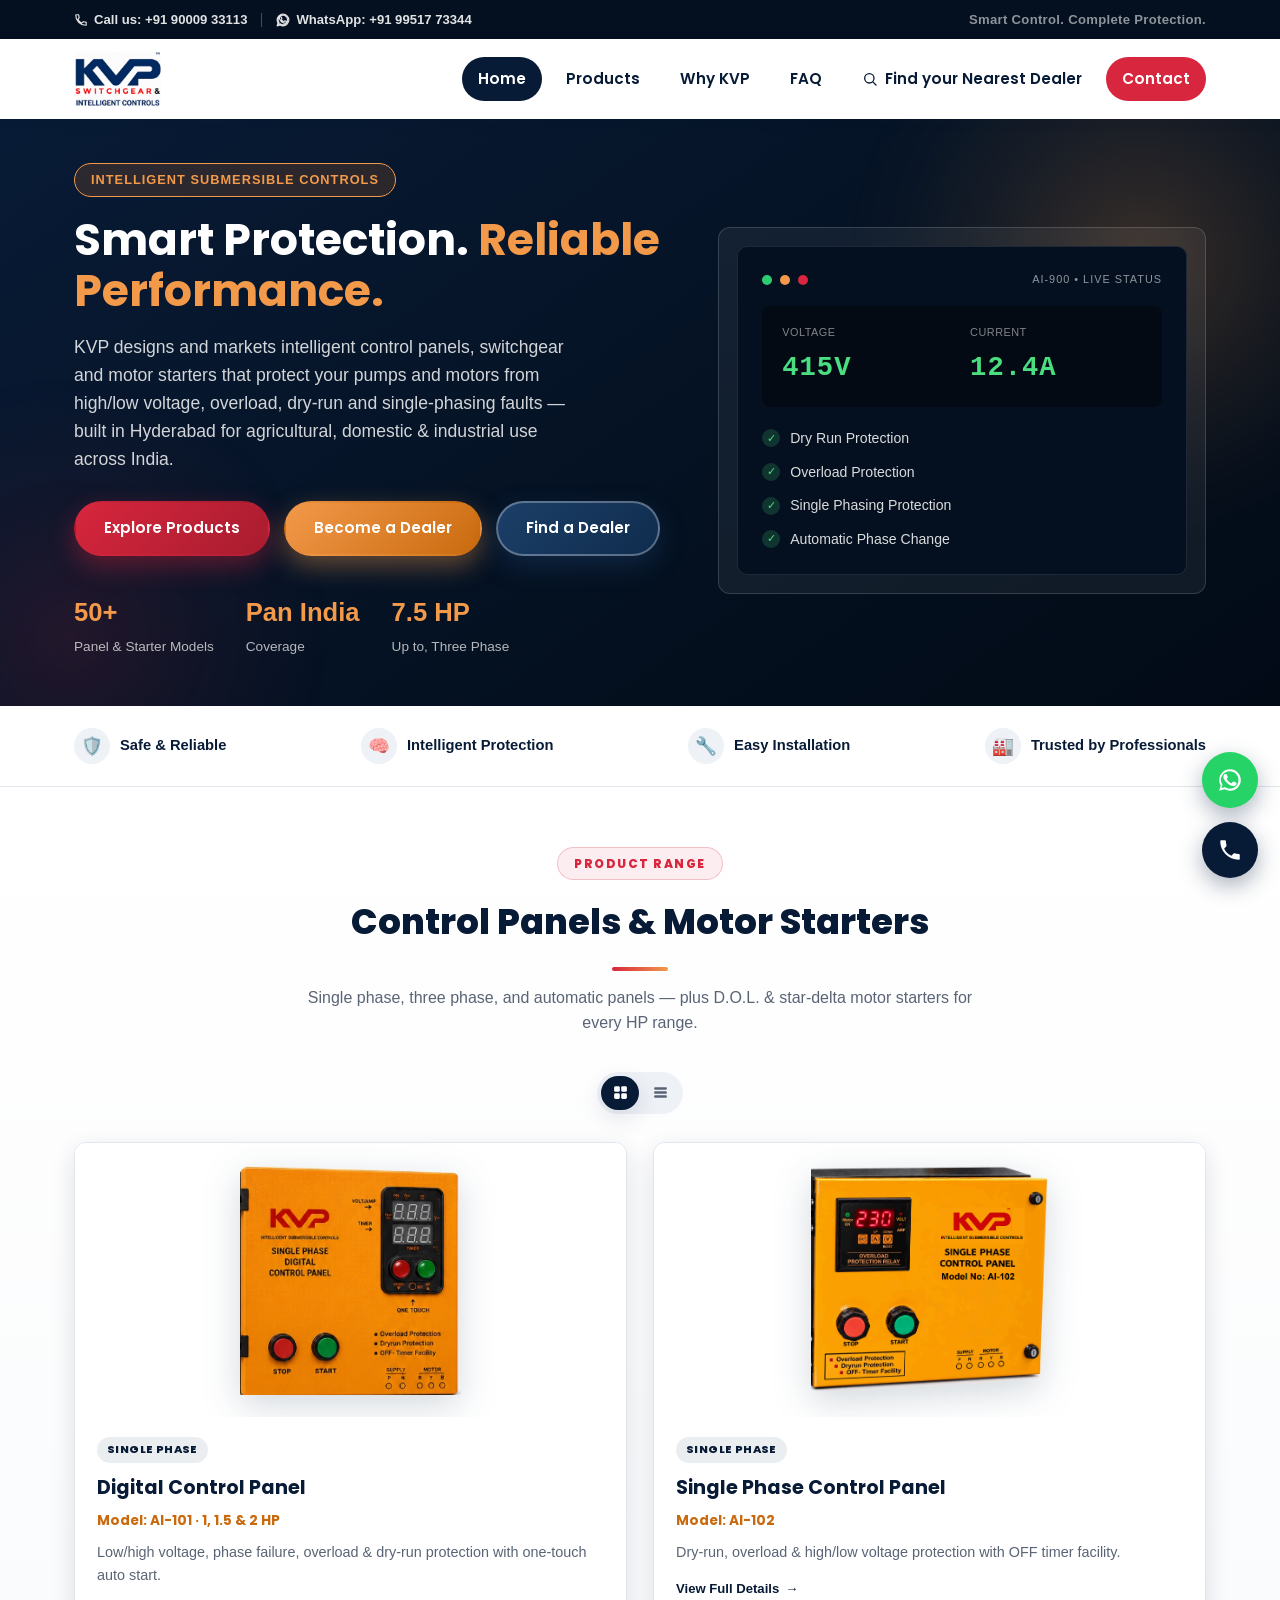
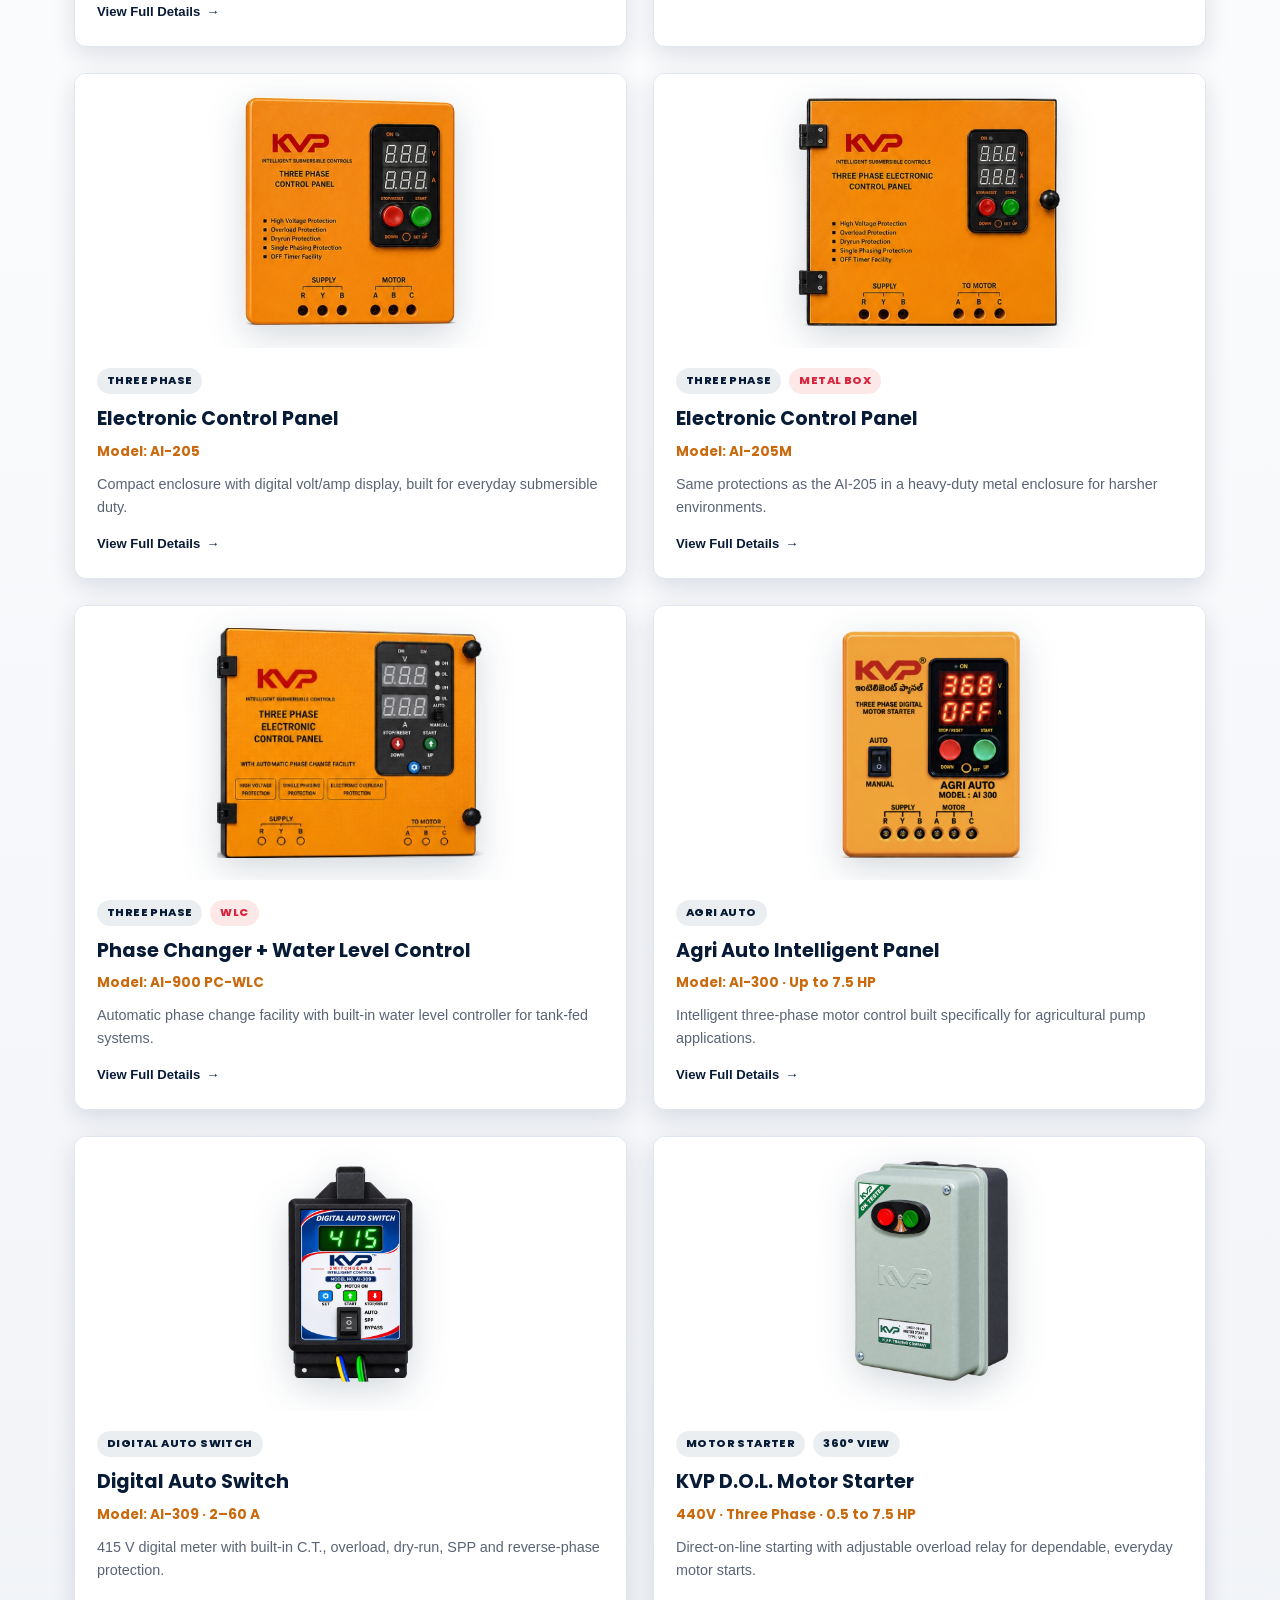
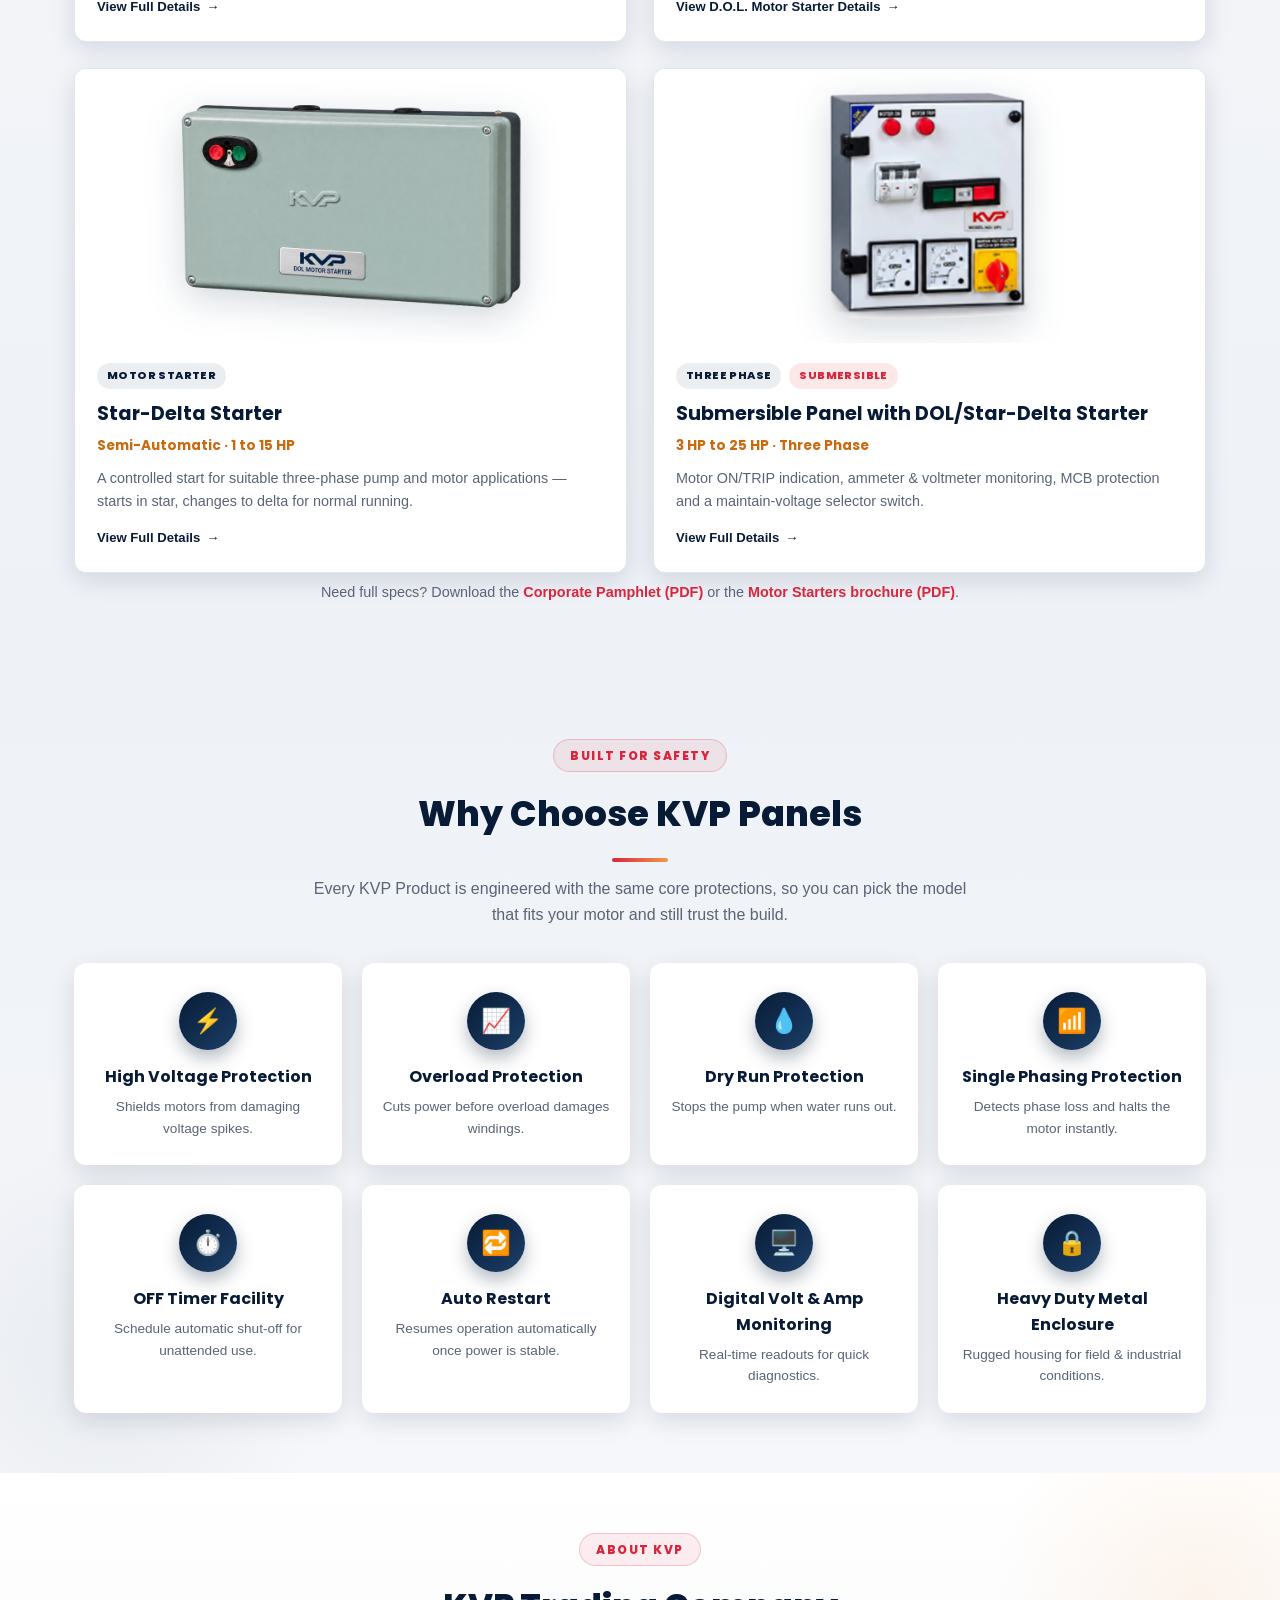
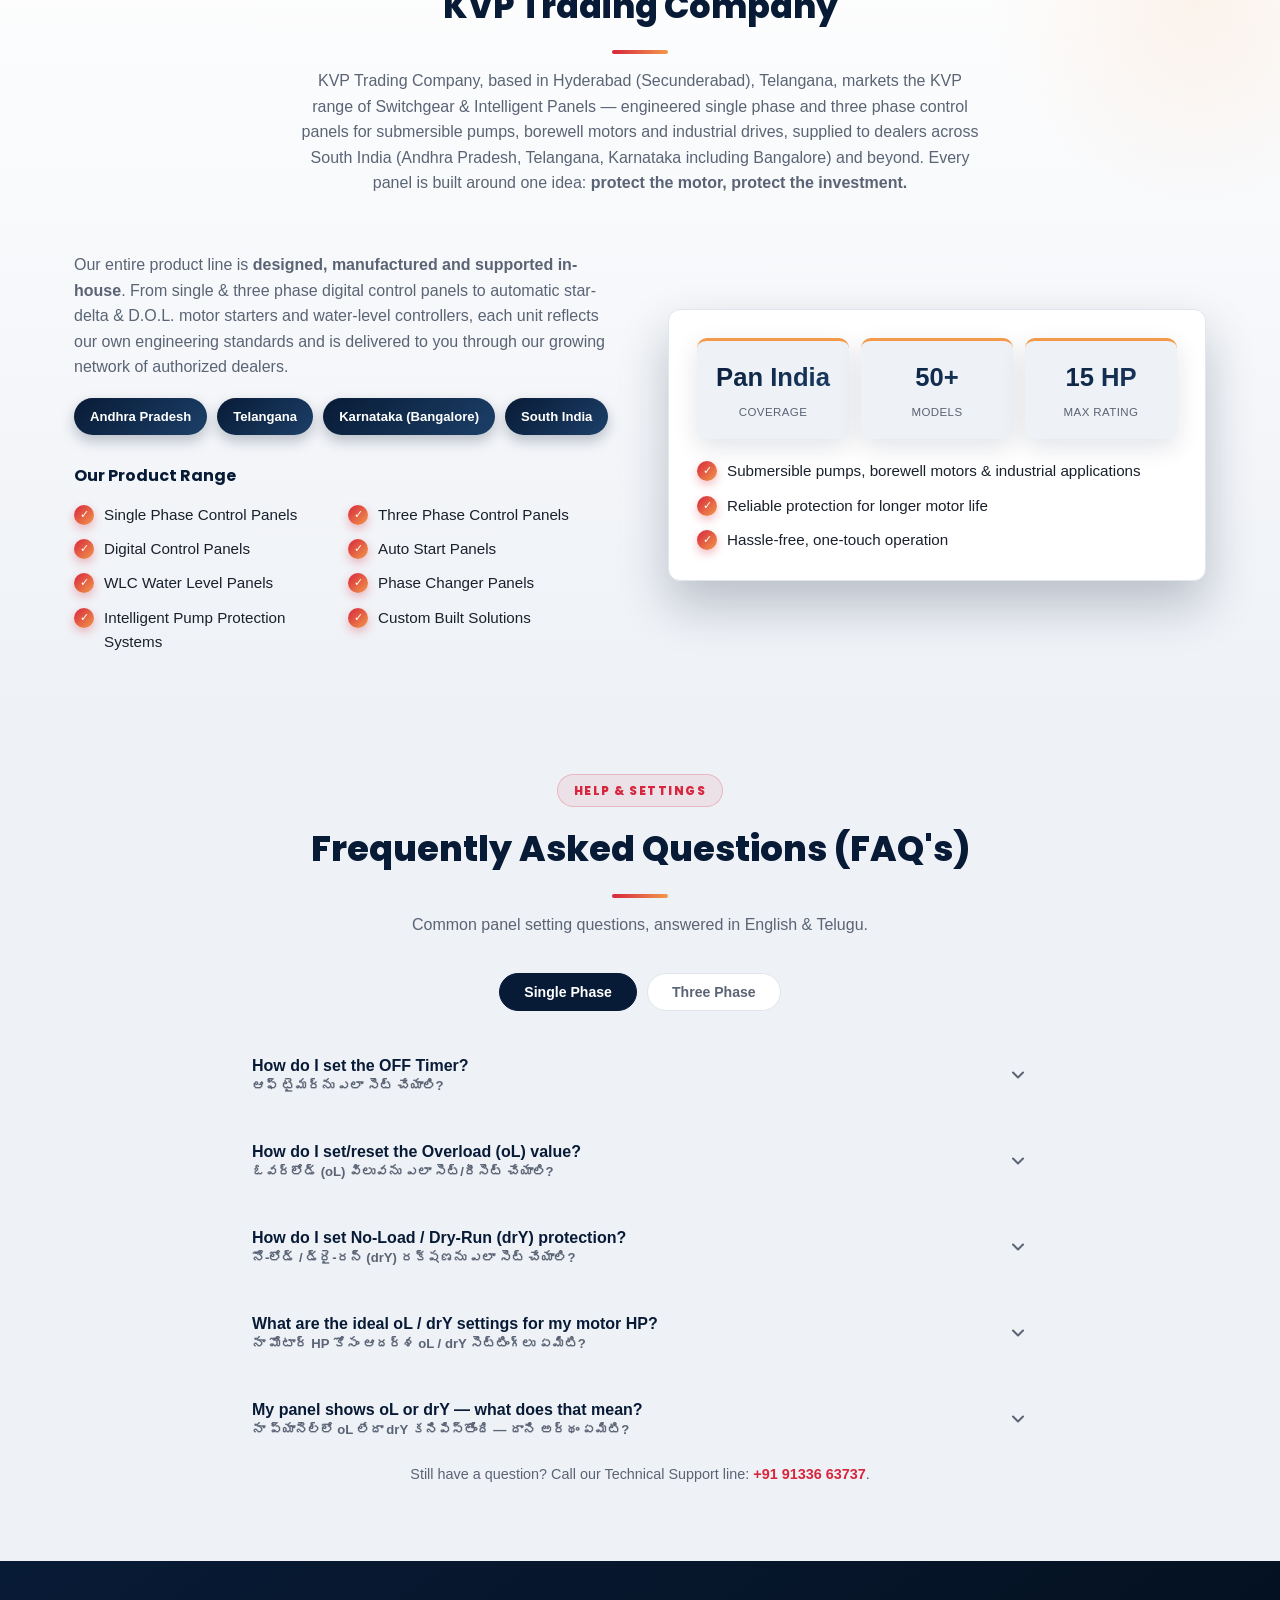
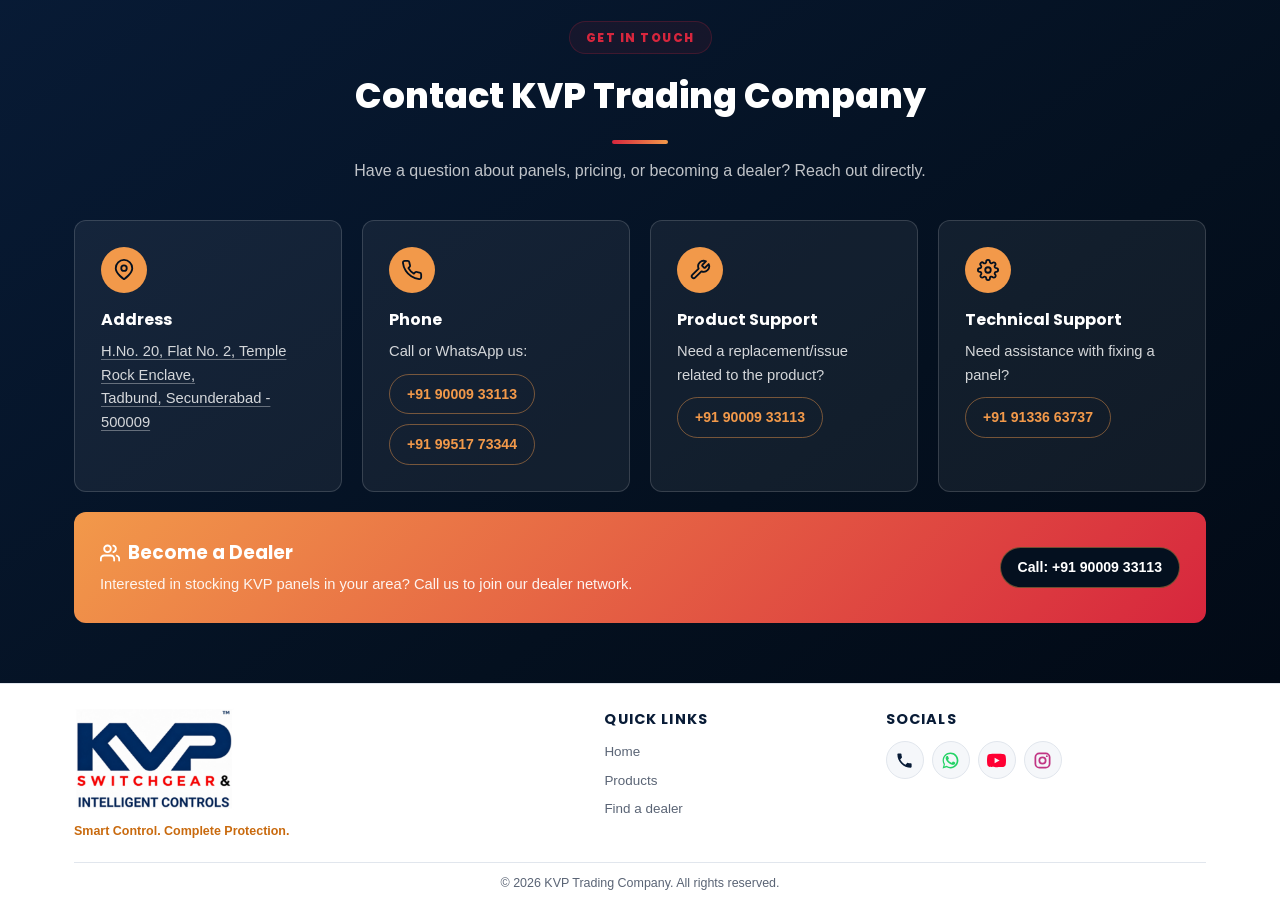
<file: index.html>
<!DOCTYPE html>
<html lang="en">
<head>
<meta charset="UTF-8" />
<meta name="viewport" content="width=device-width, initial-scale=1.0" />
<title>KVP Switchgear &amp; Intelligent Controls | Smart Control. Complete Protection.</title>
<meta name="description" content="KVP (KVP Controls) Trading Company — Hyderabad-based manufacturer of intelligent submersible control panels, motor starters &amp; switchgear across South India. Single phase &amp; three phase panels, D.O.L. and star-delta starters for agricultural and industrial applications in Telangana, Andhra Pradesh, Karnataka (Bangalore) and across India." />
<link rel="canonical" href="https://kvpcontrols.in/" />
<meta name="google-site-verification" content="9jwyb0-h7KxXf_xaPmBc3SlwajmSZCS3DndJcW15JVY" />
<link rel="icon" href="assets/images/kvp-logo.jpeg" />
<link rel="shortcut icon" href="/favicon.ico" />
<link rel="preconnect" href="https://fonts.googleapis.com" />
<link rel="preconnect" href="https://fonts.gstatic.com" crossorigin />
<link href="https://fonts.googleapis.com/css2?family=Poppins:wght@500;600;700;800&display=swap" rel="stylesheet" />
<script type="application/ld+json">
{
  "@context": "https://schema.org",
  "@type": "Organization",
  "name": "KVP Trading Company",
  "alternateName": ["KVP", "KVP Controls", "KVPControls", "kvpcontrols", "KVP Switchgear", "KVP Trading Co"],
  "url": "https://kvpcontrols.in/",
  "logo": "https://kvpcontrols.in/assets/images/kvp-logo.jpeg",
  "description": "Manufacturer of intelligent submersible control panels, motor starters and switchgear for agricultural, domestic and industrial pump applications in India.",
  "address": {
    "@type": "PostalAddress",
    "streetAddress": "H.No. 20, Flat No. 2, Temple Rock Enclave, Tadbund",
    "addressLocality": "Secunderabad",
    "postalCode": "500009",
    "addressRegion": "Telangana",
    "addressCountry": "IN"
  },
  "telephone": "+91-90009-33113",
  "areaServed": ["Hyderabad", "Secunderabad", "Andhra Pradesh", "Telangana", "Karnataka", "Bangalore", "Bengaluru", "South India", "India"],
  "sameAs": []
}
</script>
<link rel="stylesheet" href="css/styles.css?v=20261113translations4" />
</head>
<body>

<div class="topbar">
  <div class="topbar-row">
    <div class="topbar-contacts">
      <a href="tel:+919000933113" class="topbar-link">
        <svg width="14" height="14" viewBox="0 0 24 24" aria-hidden="true"><path d="M6.6 10.8c1.4 2.8 3.8 5.2 6.6 6.6l2.2-2.2c.3-.3.7-.4 1-.2 1.1.4 2.4.6 3.6.6.6 0 1 .4 1 1V20c0 .6-.4 1-1 1-9.4 0-17-7.6-17-17 0-.6.4-1 1-1h3.2c.6 0 1 .4 1 1 0 1.3.2 2.5.6 3.6.1.4 0 .8-.2 1L6.6 10.8z"/></svg>
        Call us: +91 90009 33113
      </a>
      <span class="topbar-divider"></span>
      <a href="https://wa.me/919951773344" target="_blank" rel="noopener" class="topbar-link topbar-whatsapp">
        <svg width="14" height="14" viewBox="0 0 24 24" aria-hidden="true"><path d="M17.47 14.38c-.3-.15-1.78-.88-2.05-.98-.28-.1-.48-.15-.68.15-.2.3-.78.98-.96 1.18-.17.2-.35.22-.65.08-.3-.15-1.26-.46-2.4-1.48-.89-.79-1.48-1.76-1.66-2.06-.17-.3-.02-.46.13-.61.14-.14.3-.35.45-.53.15-.17.2-.3.3-.5.1-.2.05-.37-.02-.52-.08-.15-.68-1.64-.94-2.24-.24-.58-.5-.5-.68-.51h-.58c-.2 0-.52.08-.79.37-.27.3-1.04 1.02-1.04 2.48 0 1.46 1.07 2.87 1.22 3.07.15.2 2.1 3.2 5.08 4.49.71.3 1.26.49 1.69.63.71.22 1.36.19 1.87.12.57-.09 1.78-.73 2.03-1.43.25-.7.25-1.3.18-1.43-.07-.13-.27-.2-.57-.35z"/><path d="M12.02 2C6.5 2 2.04 6.46 2.04 12c0 1.86.5 3.6 1.4 5.1L2 22l5.03-1.4A9.9 9.9 0 0 0 12.02 22C17.53 22 22 17.54 22 12S17.53 2 12.02 2zm0 18.1c-1.63 0-3.14-.48-4.42-1.3l-.32-.2-3 .84.8-2.95-.21-.33a8.07 8.07 0 0 1-1.25-4.16c0-4.48 3.64-8.12 8.12-8.12 4.48 0 8.12 3.64 8.12 8.12 0 4.48-3.64 8.1-8.12 8.1z"/></svg>
        WhatsApp: +91 99517 73344
      </a>
    </div>
    <div class="topbar-tagline">Smart Control. Complete Protection.</div>
  </div>
</div>

<header class="site-header">
  <div class="nav-wrap">
    <a href="#home" class="brand">
      <img src="assets/images/kvp-logo-crop.png" alt="KVP Switchgear &amp; Intelligent Controls logo" />
    </a>
    <nav class="nav-links">
      <a href="#home">Home</a>
      <a href="#products">Products</a>
      <a href="#features">Why KVP</a>
      <a href="#faq">FAQ</a>
      <a href="dealers.html" class="nav-search-link">
        <svg viewBox="0 0 24 24" aria-hidden="true"><circle cx="11" cy="11" r="7"/><line x1="21" y1="21" x2="16.65" y2="16.65"/></svg>
        Find your Nearest Dealer
      </a>
      <a href="#contact" class="cta">Contact</a>
    </nav>
    <button class="nav-toggle" aria-label="Toggle navigation menu">
      <span></span><span></span><span></span>
    </button>
  </div>
</header>

<main>

  <!-- ---------------- Hero ---------------- -->
  <section id="home" class="hero">
    <div class="container">
      <div class="hero-copy">
        <span class="hero-badge">Intelligent Submersible Controls</span>
        <h1>Smart Protection. <span class="accent">Reliable Performance.</span></h1>
        <p class="lead">
          KVP designs and markets intelligent control panels, switchgear and motor starters that
          protect your pumps and motors from high/low voltage, overload, dry-run and single-phasing
          faults — built in Hyderabad for agricultural, domestic &amp; industrial use across India.
        </p>
        <div class="hero-actions">
          <a href="#products" class="btn btn-primary">Explore Products</a>
          <a href="#become-dealer" class="btn btn-orange">Become a Dealer</a>
          <a href="dealers.html" class="btn btn-blue">Find a Dealer</a>
        </div>
        <div class="hero-stats">
          <div><strong>50+</strong><span>Panel &amp; Starter Models</span></div>
          <div><strong>Pan India</strong><span>Coverage</span></div>
          <div><strong>7.5 HP</strong><span>Up to, Three Phase</span></div>
        </div>
      </div>
      <div class="hero-media">
        <div class="panel-mock" role="img" aria-label="KVP intelligent control panel showing live voltage, current, and protection status">
          <div class="panel-mock-top">
            <span class="dot dot-green"></span><span class="dot dot-amber"></span><span class="dot dot-red"></span>
            <span class="panel-mock-label">AI-900 &bull; Live Status</span>
          </div>
          <div class="panel-mock-display">
            <div><span>Voltage</span><strong>415V</strong></div>
            <div><span>Current</span><strong>12.4A</strong></div>
          </div>
          <ul class="panel-mock-checks">
            <li><span class="tick">&check;</span> Dry Run Protection</li>
            <li><span class="tick">&check;</span> Overload Protection</li>
            <li><span class="tick">&check;</span> Single Phasing Protection</li>
            <li><span class="tick">&check;</span> Automatic Phase Change</li>
          </ul>
        </div>
      </div>
    </div>
  </section>

  <!-- ---------------- Trust strip ---------------- -->
  <div class="trust-strip">
    <div class="container">
      <div class="trust-item"><span class="icon">🛡️</span> Safe &amp; Reliable</div>
      <div class="trust-item"><span class="icon">🧠</span> Intelligent Protection</div>
      <div class="trust-item"><span class="icon">🔧</span> Easy Installation</div>
      <div class="trust-item"><span class="icon">🏭</span> Trusted by Professionals</div>
    </div>
  </div>

  <!-- ---------------- Products ---------------- -->
  <section id="products" class="products">
    <div class="container">
      <div class="section-head reveal">
        <span class="section-tag">Product Range</span>
        <h2>Control Panels &amp; Motor Starters</h2>
        <p>Single phase, three phase, and automatic panels — plus D.O.L. &amp; star-delta motor starters for every HP range.</p>
      </div>

      <div class="products-toolbar">
        <div class="view-toggle" role="group" aria-label="Product layout view">
          <button type="button" class="view-btn active" data-view="grid" aria-pressed="true" aria-label="Grid view" title="Grid view">
            <svg viewBox="0 0 24 24" aria-hidden="true"><rect x="3" y="3" width="8" height="8" rx="2"/><rect x="13" y="3" width="8" height="8" rx="2"/><rect x="3" y="13" width="8" height="8" rx="2"/><rect x="13" y="13" width="8" height="8" rx="2"/></svg>
          </button>
          <button type="button" class="view-btn" data-view="list" aria-pressed="false" aria-label="List view" title="List view">
            <svg viewBox="0 0 24 24" aria-hidden="true"><rect x="3" y="4.5" width="18" height="3.5" rx="1.5"/><rect x="3" y="10.25" width="18" height="3.5" rx="1.5"/><rect x="3" y="16" width="18" height="3.5" rx="1.5"/></svg>
          </button>
        </div>
      </div>

      <div class="product-grid view-grid" id="productGrid">

        <!-- AI-101 -->
        <article class="product-card">
          <a class="product-card-link" href="products/ai-101.html">
            <div class="product-media">
              <img src="assets/images/cutouts/pdf-page3-ai101.png" alt="KVP AI-101 single phase digital control panel" loading="lazy" />
            </div>
          </a>
          <div class="product-body">
            <div class="product-badges"><span class="badge badge-phase">Single Phase</span></div>
            <h3><a href="products/ai-101.html">Digital Control Panel</a></h3>
            <div class="model">Model: AI-101 &middot; 1, 1.5 &amp; 2 HP</div>
            <p class="desc">Low/high voltage, phase failure, overload &amp; dry-run protection with one-touch auto start.</p>
            <a class="details-link" href="products/ai-101.html">
              <span class="label">View Full Details</span><span class="arrow" aria-hidden="true">&#8594;</span>
            </a>
          </div>
        </article>

        <!-- AI-102 -->
        <article class="product-card">
          <a class="product-card-link" href="products/ai-102.html">
            <div class="product-media">
              <img src="assets/images/cutouts/pdf-page3-ai102.png" alt="KVP AI-102 single phase control panel" loading="lazy" />
            </div>
          </a>
          <div class="product-body">
            <div class="product-badges"><span class="badge badge-phase">Single Phase</span></div>
            <h3><a href="products/ai-102.html">Single Phase Control Panel</a></h3>
            <div class="model">Model: AI-102</div>
            <p class="desc">Dry-run, overload &amp; high/low voltage protection with OFF timer facility.</p>
            <a class="details-link" href="products/ai-102.html">
              <span class="label">View Full Details</span><span class="arrow" aria-hidden="true">&#8594;</span>
            </a>
          </div>
        </article>

        <!-- AI-205 -->
        <article class="product-card">
          <a class="product-card-link" href="products/ai-205.html">
            <div class="product-media">
              <img src="assets/images/cutouts/pdf-page4-ai205.png" alt="KVP AI-205 three phase electronic control panel" loading="lazy" />
            </div>
          </a>
          <div class="product-body">
            <div class="product-badges"><span class="badge badge-phase">Three Phase</span></div>
            <h3><a href="products/ai-205.html">Electronic Control Panel</a></h3>
            <div class="model">Model: AI-205</div>
            <p class="desc">Compact enclosure with digital volt/amp display, built for everyday submersible duty.</p>
            <a class="details-link" href="products/ai-205.html">
              <span class="label">View Full Details</span><span class="arrow" aria-hidden="true">&#8594;</span>
            </a>
          </div>
        </article>

        <!-- AI-205M -->
        <article class="product-card">
          <a class="product-card-link" href="products/ai-205m.html">
            <div class="product-media red">
              <img src="assets/images/cutouts/pdf-page4-ai205m.png" alt="KVP AI-205M three phase metal box control panel" loading="lazy" />
            </div>
          </a>
          <div class="product-body">
            <div class="product-badges"><span class="badge badge-phase">Three Phase</span><span class="badge badge-new">Metal Box</span></div>
            <h3><a href="products/ai-205m.html">Electronic Control Panel</a></h3>
            <div class="model">Model: AI-205M</div>
            <p class="desc">Same protections as the AI-205 in a heavy-duty metal enclosure for harsher environments.</p>
            <a class="details-link" href="products/ai-205m.html">
              <span class="label">View Full Details</span><span class="arrow" aria-hidden="true">&#8594;</span>
            </a>
          </div>
        </article>

        <!-- AI-900 PC-WLC -->
        <article class="product-card">
          <a class="product-card-link" href="products/ai-900-pc-wlc.html">
            <div class="product-media orange">
              <img src="assets/images/cutouts/pdf-page3-ai900.png" alt="KVP AI-900 PC-WLC three phase panel with phase changer and water level controller" loading="lazy" />
            </div>
          </a>
          <div class="product-body">
            <div class="product-badges"><span class="badge badge-phase">Three Phase</span><span class="badge badge-new">WLC</span></div>
            <h3><a href="products/ai-900-pc-wlc.html">Phase Changer + Water Level Control</a></h3>
            <div class="model">Model: AI-900 PC-WLC</div>
            <p class="desc">Automatic phase change facility with built-in water level controller for tank-fed systems.</p>
            <a class="details-link" href="products/ai-900-pc-wlc.html">
              <span class="label">View Full Details</span><span class="arrow" aria-hidden="true">&#8594;</span>
            </a>
          </div>
        </article>

        <!-- AI-300 Agri Auto -->
        <article class="product-card">
          <a class="product-card-link" href="products/ai-300-agri-auto.html">
            <div class="product-media orange">
              <img src="assets/images/cutouts/pdf-page5-ai300.png" alt="KVP AI-300 Agri Auto intelligent panel" loading="lazy" />
            </div>
          </a>
          <div class="product-body">
            <div class="product-badges"><span class="badge badge-phase">Agri Auto</span></div>
            <h3><a href="products/ai-300-agri-auto.html">Agri Auto Intelligent Panel</a></h3>
            <div class="model">Model: AI-300 &middot; Up to 7.5 HP</div>
            <p class="desc">Intelligent three-phase motor control built specifically for agricultural pump applications.</p>
            <a class="details-link" href="products/ai-300-agri-auto.html">
              <span class="label">View Full Details</span><span class="arrow" aria-hidden="true">&#8594;</span>
            </a>
          </div>
        </article>

        <!-- AI-309 Digital Auto Switch -->
        <article class="product-card">
          <a class="product-card-link" href="products/ai-309-digital-auto-switch.html">
            <div class="product-media">
              <img src="assets/images/cutouts/ai-309-digital-auto-switch.png" alt="KVP AI-309 Digital Auto Switch" loading="lazy" />
            </div>
          </a>
          <div class="product-body">
            <div class="product-badges"><span class="badge badge-phase">Digital Auto Switch</span></div>
            <h3><a href="products/ai-309-digital-auto-switch.html">Digital Auto Switch</a></h3>
            <div class="model">Model: AI-309 &middot; 2–60 A</div>
            <p class="desc">415 V digital meter with built-in C.T., overload, dry-run, SPP and reverse-phase protection.</p>
            <a class="details-link" href="products/ai-309-digital-auto-switch.html">
              <span class="label">View Full Details</span><span class="arrow" aria-hidden="true">&#8594;</span>
            </a>
          </div>
        </article>

        <!-- DOL Motor Starter -->
        <article class="product-card">
          <a class="product-card-link" href="products/dol-motor-starter.html">
            <div class="product-media">
              <img src="assets/images/cutouts/dol-motor-starter.png" alt="KVP DOL motor starter" loading="lazy" />
            </div>
          </a>
          <div class="product-body">
            <div class="product-badges"><span class="badge badge-phase">Motor Starter</span><span class="badge badge-phase">360&#176; View</span></div>
            <h3><a href="products/dol-motor-starter.html">KVP D.O.L. Motor Starter</a></h3>
            <div class="model">440V &middot; Three Phase &middot; 0.5 to 7.5 HP</div>
            <p class="desc">Direct-on-line starting with adjustable overload relay for dependable, everyday motor starts.</p>
            <a class="details-link" href="products/dol-motor-starter.html">
              <span class="label">View D.O.L. Motor Starter Details</span><span class="arrow" aria-hidden="true">&#8594;</span>
            </a>
          </div>
        </article>

        <!-- Star-Delta Starter -->
        <article class="product-card">
          <a class="product-card-link" href="products/star-delta-starter.html">
            <div class="product-media red">
              <img src="assets/images/cutouts/pdf-page2-stardelta.png" alt="KVP Star-Delta motor starter" loading="lazy" />
            </div>
          </a>
          <div class="product-body">
            <div class="product-badges"><span class="badge badge-phase">Motor Starter</span></div>
            <h3><a href="products/star-delta-starter.html">Star-Delta Starter</a></h3>
            <div class="model">Semi-Automatic &middot; 1 to 15 HP</div>
            <p class="desc">A controlled start for suitable three-phase pump and motor applications &mdash; starts in star, changes to delta for normal running.</p>
            <a class="details-link" href="products/star-delta-starter.html">
              <span class="label">View Full Details</span><span class="arrow" aria-hidden="true">&#8594;</span>
            </a>
          </div>
        </article>

        <!-- Submersible Panel with DOL/Star-Delta Starter -->
        <article class="product-card">
          <a class="product-card-link" href="products/submersible-panel-dol-star-delta.html">
            <div class="product-media">
              <img src="assets/images/cutouts/pdf-page2-submersible-panel.png" alt="KVP Submersible Panel with DOL/Star-Delta Starter" loading="lazy" />
            </div>
          </a>
          <div class="product-body">
            <div class="product-badges"><span class="badge badge-phase">Three Phase</span><span class="badge badge-new">Submersible</span></div>
            <h3><a href="products/submersible-panel-dol-star-delta.html">Submersible Panel with DOL/Star-Delta Starter</a></h3>
            <div class="model">3 HP to 25 HP &middot; Three Phase</div>
            <p class="desc">Motor ON/TRIP indication, ammeter &amp; voltmeter monitoring, MCB protection and a maintain-voltage selector switch.</p>
            <a class="details-link" href="products/submersible-panel-dol-star-delta.html">
              <span class="label">View Full Details</span><span class="arrow" aria-hidden="true">&#8594;</span>
            </a>
          </div>
        </article>

      </div>

      <p class="brochure-note">
        Need full specs? Download the <a href="assets/KVP_Corporate_Pamphlet.pdf" target="_blank" rel="noopener">Corporate Pamphlet (PDF)</a>
        or the <a href="assets/KVP_Motor_Starters_Brochure.pdf" target="_blank" rel="noopener">Motor Starters brochure (PDF)</a>.
      </p>
    </div>
  </section>

  <!-- ---------------- Features ---------------- -->
  <section id="features" class="features">
    <div class="container">
      <div class="section-head reveal">
        <span class="section-tag">Built For Safety</span>
        <h2>Why Choose KVP Panels</h2>
        <p>Every KVP Product is engineered with the same core protections, so you can pick the model that fits your motor and still trust the build.</p>
      </div>
      <div class="feature-grid reveal">
        <div class="feature-card">
          <div class="icon">⚡</div>
          <h3>High Voltage Protection</h3>
          <p>Shields motors from damaging voltage spikes.</p>
        </div>
        <div class="feature-card">
          <div class="icon">📈</div>
          <h3>Overload Protection</h3>
          <p>Cuts power before overload damages windings.</p>
        </div>
        <div class="feature-card">
          <div class="icon">💧</div>
          <h3>Dry Run Protection</h3>
          <p>Stops the pump when water runs out.</p>
        </div>
        <div class="feature-card">
          <div class="icon">📶</div>
          <h3>Single Phasing Protection</h3>
          <p>Detects phase loss and halts the motor instantly.</p>
        </div>
        <div class="feature-card">
          <div class="icon">⏱️</div>
          <h3>OFF Timer Facility</h3>
          <p>Schedule automatic shut-off for unattended use.</p>
        </div>
        <div class="feature-card">
          <div class="icon">🔁</div>
          <h3>Auto Restart</h3>
          <p>Resumes operation automatically once power is stable.</p>
        </div>
        <div class="feature-card">
          <div class="icon">🖥️</div>
          <h3>Digital Volt &amp; Amp Monitoring</h3>
          <p>Real-time readouts for quick diagnostics.</p>
        </div>
        <div class="feature-card">
          <div class="icon">🔒</div>
          <h3>Heavy Duty Metal Enclosure</h3>
          <p>Rugged housing for field &amp; industrial conditions.</p>
        </div>
      </div>
    </div>
  </section>

  <!-- ---------------- About ---------------- -->
  <section id="about" class="about">
    <div class="container">
      <div class="section-head reveal">
        <span class="section-tag">About KVP</span>
        <h2>KVP Trading Company</h2>
        <p>
          KVP Trading Company, based in Hyderabad (Secunderabad), Telangana, markets the KVP range of
          Switchgear &amp; Intelligent Panels — engineered single phase and three phase control panels for
          submersible pumps, borewell motors and industrial drives, supplied to dealers across South India
          (Andhra Pradesh, Telangana, Karnataka including Bangalore) and beyond. Every panel is
          built around one idea: <strong>protect the motor, protect the investment.</strong>
        </p>
      </div>
      <div class="about-grid">
      <div class="about-copy reveal">
        <p>
          Our entire product line is <strong>designed, manufactured and supported in-house</strong>.
          From single &amp; three phase digital control panels to automatic star-delta &amp; D.O.L. motor
          starters and water-level controllers, each unit reflects our own engineering standards and is
          delivered to you through our growing network of authorized dealers.
        </p>
        <div class="about-pills">
          <span>Andhra Pradesh</span>
          <span>Telangana</span>
          <span>Karnataka (Bangalore)</span>
          <span>South India</span>
        </div>
        <div class="range-block">
          <h4>Our Product Range</h4>
          <ul class="about-list range-list">
            <li>Single Phase Control Panels</li>
            <li>Three Phase Control Panels</li>
            <li>Digital Control Panels</li>
            <li>Auto Start Panels</li>
            <li>WLC Water Level Panels</li>
            <li>Phase Changer Panels</li>
            <li>Intelligent Pump Protection Systems</li>
            <li>Custom Built Solutions</li>
          </ul>
        </div>
      </div>
      <div class="about-card reveal">
        <div class="coverage-stats">
          <div><strong>Pan India</strong><span>Coverage</span></div>
          <div><strong>50+</strong><span>Models</span></div>
          <div><strong>15 HP</strong><span>Max Rating</span></div>
        </div>
        <ul class="about-list">
          <li>Submersible pumps, borewell motors &amp; industrial applications</li>
          <li>Reliable protection for longer motor life</li>
          <li>Hassle-free, one-touch operation</li>
        </ul>
      </div>
      </div>
    </div>
  </section>

  <!-- ---------------- FAQ ---------------- -->
  <section id="faq" class="faq">
    <div class="container">
      <div class="section-head reveal">
        <span class="section-tag">Help &amp; Settings</span>
        <h2>Frequently Asked Questions (FAQ's)</h2>
        <p>Common panel setting questions, answered in English &amp; Telugu.</p>
      </div>
      <div class="faq-tabs reveal">
        <button type="button" class="faq-tab active" data-faq-tab="single">Single Phase</button>
        <button type="button" class="faq-tab" data-faq-tab="three">Three Phase</button>
      </div>
      <div class="faq-list reveal" data-faq-group="single">
          <div class="faq-item">
            <button type="button" class="faq-question" aria-expanded="false">
              <span class="faq-q"><span>How do I set the OFF Timer?</span><span class="faq-q-te" data-te="ఆఫ్ టైమర్‌ను ఎలా సెట్ చేయాలి?" data-ta="ஆஃப் டைமரை எப்படி அமைப்பது?" data-hi="ऑफ टाइमर कैसे सेट करें?" data-kn="ಆಫ್ ಟೈಮರ್ ಅನ್ನು ಹೇಗೆ ಸೆಟ್ ಮಾಡುವುದು?">ఆఫ్ టైమర్‌ను ఎలా సెట్ చేయాలి?</span></span>
              <span class="faq-icon" aria-hidden="true"><svg width="20" height="20" viewBox="0 0 24 24"><polyline points="6 9 12 15 18 9"/></svg></span>
            </button>
            <div class="faq-answer">
              <p><strong>English:</strong> Hold the green UP button for 3 seconds until the display shows 1, 2, 3, 4&hellip; Press UP to add minutes, or the red DOWN button to reduce minutes. Release at your desired minute &mdash; it auto-saves, no need to press SET. Note: the OFF Timer only works if the motor wires are connected.</p>
              <p class="faq-secondary" data-te="ఆకుపచ్చ UP బటన్‌ను 3 సెకన్లు నొక్కి పట్టుకోండి, డిస్‌ప్లేలో 1, 2, 3, 4&hellip; కనిపిస్తుంది. నిమిషాలు పెంచడానికి UP నొక్కండి, తగ్గించడానికి ఎరుపు DOWN నొక్కండి. మీకు కావలసిన నిమిషం వద్ద వదిలేయండి &mdash; ఇది ఆటోమేటిక్‌గా సేవ్ అవుతుంది, SET నొక్కాల్సిన అవసరం లేదు. గమనిక: మోటారు వైర్లు కనెక్ట్ అయి ఉంటేనే ఆఫ్ టైమర్ పనిచేస్తుంది." data-ta="பச்சை UP பொத்தானை 3 வினாடிகள் அழுத்தி பிடிக்கவும், டிஸ்ப்ளேயில் 1, 2, 3, 4&hellip; தெரியும் வரை. நிமிடங்களை கூட்ட UP ஐயும், குறைக்க சிவப்பு DOWN பொத்தானையும் அழுத்தவும். நீங்கள் விரும்பும் நிமிடத்தில் விடுங்கள் &mdash; இது தானாகவே சேமிக்கப்படும், SET அழுத்த தேவையில்லை. குறிப்பு: மோட்டார் வயர்கள் இணைக்கப்பட்டிருந்தால் மட்டுமே ஆஃப் டைமர் வேலை செய்யும்." data-hi="डिस्प्ले पर 1, 2, 3, 4&hellip; दिखने तक हरे UP बटन को 3 सेकंड दबाए रखें। मिनट बढ़ाने के लिए UP, घटाने के लिए लाल DOWN बटन दबाएं। अपनी पसंद के मिनट पर छोड़ दें &mdash; यह अपने आप सेव हो जाता है, SET दबाने की ज़रूरत नहीं। नोट: ऑफ टाइमर तभी काम करता है जब मोटर के तार जुड़े हों।" data-kn="ಡಿಸ್‌ಪ್ಲೇಯಲ್ಲಿ 1, 2, 3, 4&hellip; ಕಾಣಿಸುವವರೆಗೆ ಹಸಿರು UP ಬಟನ್ ಅನ್ನು 3 ಸೆಕೆಂಡುಗಳ ಕಾಲ ಒತ್ತಿ ಹಿಡಿಯಿರಿ. ನಿಮಿಷಗಳನ್ನು ಹೆಚ್ಚಿಸಲು UP, ಕಡಿಮೆ ಮಾಡಲು ಕೆಂಪು DOWN ಬಟನ್ ಒತ್ತಿ. ನಿಮಗೆ ಬೇಕಾದ ನಿಮಿಷದಲ್ಲಿ ಬಿಡಿ &mdash; ಇದು ತಾನಾಗಿಯೇ ಉಳಿಸುತ್ತದೆ, SET ಒತ್ತುವ ಅಗತ್ಯವಿಲ್ಲ. ಗಮನಿಸಿ: ಮೋಟಾರ್ ವೈರ್‌ಗಳು ಸಂಪರ್ಕಗೊಂಡಿದ್ದರೆ ಮಾತ್ರ ಆಫ್ ಟೈಮರ್ ಕೆಲಸ ಮಾಡುತ್ತದೆ."><strong>తెలుగు:</strong> ఆకుపచ్చ UP బటన్‌ను 3 సెకన్లు నొక్కి పట్టుకోండి, డిస్‌ప్లేలో 1, 2, 3, 4&hellip; కనిపిస్తుంది. నిమిషాలు పెంచడానికి UP నొక్కండి, తగ్గించడానికి ఎరుపు DOWN నొక్కండి. మీకు కావలసిన నిమిషం వద్ద వదిలేయండి &mdash; ఇది ఆటోమేటిక్‌గా సేవ్ అవుతుంది, SET నొక్కాల్సిన అవసరం లేదు. గమనిక: మోటారు వైర్లు కనెక్ట్ అయి ఉంటేనే ఆఫ్ టైమర్ పనిచేస్తుంది.</p>
            </div>
          </div>
          <div class="faq-item">
            <button type="button" class="faq-question" aria-expanded="false">
              <span class="faq-q"><span>How do I set/reset the Overload (oL) value?</span><span class="faq-q-te" data-te="ఓవర్‌లోడ్ (oL) విలువను ఎలా సెట్/రీసెట్ చేయాలి?" data-ta="ஓவர்லோட் (oL) மதிப்பை எப்படி அமைப்பது/மீட்டமைப்பது?" data-hi="ओवरलोड (oL) वैल्यू कैसे सेट/रीसेट करें?" data-kn="ಓವರ್‌ಲೋಡ್ (oL) ಮೌಲ್ಯವನ್ನು ಹೇಗೆ ಸೆಟ್/ರೀಸೆಟ್ ಮಾಡುವುದು?">ఓవర్‌లోడ్ (oL) విలువను ఎలా సెట్/రీసెట్ చేయాలి?</span></span>
              <span class="faq-icon" aria-hidden="true"><svg width="20" height="20" viewBox="0 0 24 24"><polyline points="6 9 12 15 18 9"/></svg></span>
            </button>
            <div class="faq-answer">
              <p><strong>English:</strong> Press and hold SET for 3 seconds to enter settings, select oL, then use UP/DOWN to adjust the amperage (A) to match your motor. Press SET again to save and confirm.</p>
              <p class="faq-secondary" data-te="సెట్టింగ్స్‌లోకి వెళ్లడానికి SET బటన్‌ను 3 సెకన్లు నొక్కి పట్టుకోండి, oL ఎంచుకోండి, తర్వాత మీ మోటారుకు సరిపోయేలా UP/DOWN తో ఆంపియర్ (A) విలువను సర్దండి. సేవ్ చేసి నిర్ధారించడానికి మళ్లీ SET నొక్కండి." data-ta="அமைப்புகளுக்குள் செல்ல SET ஐ 3 வினாடிகள் அழுத்தி பிடிக்கவும், oL ஐ தேர்ந்தெடுக்கவும், பிறகு உங்கள் மோட்டாருக்கு ஏற்ப ஆம்பியர் (A) மதிப்பை UP/DOWN மூலம் சரிசெய்யவும். சேமித்து உறுதிப்படுத்த மீண்டும் SET அழுத்தவும்." data-hi="सेटिंग्स में जाने के लिए SET को 3 सेकंड दबाए रखें, oL चुनें, फिर अपने मोटर के अनुसार एम्पियर (A) वैल्यू को UP/DOWN से सेट करें। सेव और कन्फर्म करने के लिए फिर से SET दबाएं।" data-kn="ಸೆಟ್ಟಿಂಗ್‌ಗಳಿಗೆ ಹೋಗಲು SET ಅನ್ನು 3 ಸೆಕೆಂಡುಗಳ ಕಾಲ ಒತ್ತಿ ಹಿಡಿಯಿರಿ, oL ಆಯ್ಕೆಮಾಡಿ, ನಂತರ ನಿಮ್ಮ ಮೋಟಾರಿಗೆ ಹೊಂದುವಂತೆ UP/DOWN ಬಳಸಿ ಆಂಪಿಯರ್ (A) ಮೌಲ್ಯವನ್ನು ಸರಿಹೊಂದಿಸಿ. ಉಳಿಸಿ ಖಚಿತಪಡಿಸಲು ಮತ್ತೆ SET ಒತ್ತಿ."><strong>తెలుగు:</strong> సెట్టింగ్స్‌లోకి వెళ్లడానికి SET బటన్‌ను 3 సెకన్లు నొక్కి పట్టుకోండి, oL ఎంచుకోండి, తర్వాత మీ మోటారుకు సరిపోయేలా UP/DOWN తో ఆంపియర్ (A) విలువను సర్దండి. సేవ్ చేసి నిర్ధారించడానికి మళ్లీ SET నొక్కండి.</p>
            </div>
          </div>
          <div class="faq-item">
            <button type="button" class="faq-question" aria-expanded="false">
              <span class="faq-q"><span>How do I set No-Load / Dry-Run (drY) protection?</span><span class="faq-q-te" data-te="నో-లోడ్ / డ్రై-రన్ (drY) రక్షణను ఎలా సెట్ చేయాలి?" data-ta="நோ-லோட் / டிரை-ரன் (drY) பாதுகாப்பை எப்படி அமைப்பது?" data-hi="नो-लोड / ड्राई-रन (drY) सुरक्षा कैसे सेट करें?" data-kn="ನೋ-ಲೋಡ್ / ಡ್ರೈ-ರನ್ (drY) ರಕ್ಷಣೆಯನ್ನು ಹೇಗೆ ಸೆಟ್ ಮಾಡುವುದು?">నో-లోడ్ / డ్రై-రన్ (drY) రక్షణను ఎలా సెట్ చేయాలి?</span></span>
              <span class="faq-icon" aria-hidden="true"><svg width="20" height="20" viewBox="0 0 24 24"><polyline points="6 9 12 15 18 9"/></svg></span>
            </button>
            <div class="faq-answer">
              <p><strong>English:</strong> Press SET, select drY, then use UP/DOWN to set the amperage (A) at which the panel should detect dry-run/no-load. Press SET again to save and confirm. As a guide: set oL to your motor's running amps + 2A, and drY to running amps &minus; 2A.</p>
              <p class="faq-secondary" data-te="SET నొక్కండి, drY ఎంచుకోండి, తర్వాత పంప్ డ్రై-రన్/నో-లోడ్‌ను గుర్తించాల్సిన ఆంపియర్ (A) విలువను UP/DOWN తో సెట్ చేయండి. సేవ్ చేసి నిర్ధారించడానికి మళ్లీ SET నొక్కండి. సూచన: oL విలువను మీ మోటారు రన్నింగ్ ఆంప్స్ + 2A గాను, drY విలువను రన్నింగ్ ఆంప్స్ &minus; 2A గాను సెట్ చేయండి." data-ta="SET அழுத்தவும், drY ஐ தேர்ந்தெடுக்கவும், பிறகு பேனல் டிரை-ரன்/நோ-லோட் கண்டறிய வேண்டிய ஆம்பியர் (A) மதிப்பை UP/DOWN மூலம் அமைக்கவும். சேமித்து உறுதிப்படுத்த மீண்டும் SET அழுத்தவும். வழிகாட்டியாக: oL ஐ உங்கள் மோட்டாரின் ரன்னிங் ஆம்ப்ஸ் + 2A ஆகவும், drY ஐ ரன்னிங் ஆம்ப்ஸ் &minus; 2A ஆகவும் அமைக்கவும்." data-hi="SET दबाएं, drY चुनें, फिर पैनल को ड्राई-रन/नो-लोड पहचानने के लिए एम्पियर (A) वैल्यू UP/DOWN से सेट करें। सेव और कन्फर्म करने के लिए फिर से SET दबाएं। मार्गदर्शन: oL को मोटर के रनिंग एम्प्स + 2A पर और drY को रनिंग एम्प्स &minus; 2A पर सेट करें।" data-kn="SET ಒತ್ತಿ, drY ಆಯ್ಕೆಮಾಡಿ, ನಂತರ ಪ್ಯಾನೆಲ್ ಡ್ರೈ-ರನ್/ನೋ-ಲೋಡ್ ಪತ್ತೆಹಚ್ಚಬೇಕಾದ ಆಂಪಿಯರ್ (A) ಮೌಲ್ಯವನ್ನು UP/DOWN ಬಳಸಿ ಸೆಟ್ ಮಾಡಿ. ಉಳಿಸಿ ಖಚಿತಪಡಿಸಲು ಮತ್ತೆ SET ಒತ್ತಿ. ಮಾರ್ಗದರ್ಶಿಯಾಗಿ: oL ಅನ್ನು ನಿಮ್ಮ ಮೋಟಾರಿನ ರನ್ನಿಂಗ್ ಆಂಪ್ಸ್ + 2A ಗೆ, drY ಅನ್ನು ರನ್ನಿಂಗ್ ಆಂಪ್ಸ್ &minus; 2A ಗೆ ಸೆಟ್ ಮಾಡಿ."><strong>తెలుగు:</strong> SET నొక్కండి, drY ఎంచుకోండి, తర్వాత పంప్ డ్రై-రన్/నో-లోడ్‌ను గుర్తించాల్సిన ఆంపియర్ (A) విలువను UP/DOWN తో సెట్ చేయండి. సేవ్ చేసి నిర్ధారించడానికి మళ్లీ SET నొక్కండి. సూచన: oL విలువను మీ మోటారు రన్నింగ్ ఆంప్స్ + 2A గాను, drY విలువను రన్నింగ్ ఆంప్స్ &minus; 2A గాను సెట్ చేయండి.</p>
            </div>
          </div>
          <div class="faq-item">
            <button type="button" class="faq-question" aria-expanded="false">
              <span class="faq-q"><span>What are the ideal oL / drY settings for my motor HP?</span><span class="faq-q-te" data-te="నా మోటార్ HP కోసం ఆదర్శ oL / drY సెట్టింగ్‌లు ఏమిటి?" data-ta="எனது மோட்டார் HP-க்கு ஏற்ற oL / drY அமைப்புகள் என்ன?" data-hi="मेरी मोटर HP के लिए आदर्श oL / drY सेटिंग्स क्या हैं?" data-kn="ನನ್ನ ಮೋಟಾರ್ HP ಗಾಗಿ ಆದರ್ಶ oL / drY ಸೆಟ್ಟಿಂಗ್‌ಗಳು ಯಾವುವು?">నా మోటార్ HP కోసం ఆదర్శ oL / drY సెట్టింగ్‌లు ఏమిటి?</span></span>
              <span class="faq-icon" aria-hidden="true"><svg width="20" height="20" viewBox="0 0 24 24"><polyline points="6 9 12 15 18 9"/></svg></span>
            </button>
            <div class="faq-answer">
              <table class="faq-table">
                <thead><tr><th>HP</th><th>oL (A)</th><th>drY (A)</th></tr></thead>
                <tbody>
                  <tr><td>1</td><td>8.5</td><td>4.5</td></tr>
                  <tr><td>1.5</td><td>12</td><td>7</td></tr>
                  <tr><td>2</td><td>16</td><td>9</td></tr>
                </tbody>
              </table>
              <p><strong>English:</strong> These are typical starting points &mdash; always verify against your motor's actual rated and running amps before finalizing.</p>
              <p class="faq-secondary" data-te="ఇవి సాధారణ ప్రారంభ విలువలు &mdash; తుది నిర్ణయం ముందు మీ మోటారు యొక్క వాస్తవ రేటెడ్ మరియు రన్నింగ్ ఆంప్స్‌ను తప్పకుండా సరిచూసుకోండి." data-ta="இவை சாதாரண தொடக்க மதிப்புகள் &mdash; இறுதிப்படுத்துவதற்கு முன் உங்கள் மோட்டாரின் நிஜ ரேட் மற்றும் ரன்னிங் ஆம்ப்சுடன் எப்போதும் சரிபார்க்கவும்." data-hi="ये सामान्य शुरुआती मान हैं &mdash; अंतिम रूप देने से पहले हमेशा अपने मोटर के वास्तविक रेटेड और रनिंग एम्प्स से जांच लें।" data-kn="ಇವು ಸಾಮಾನ್ಯ ಆರಂಭಿಕ ಮೌಲ್ಯಗಳು &mdash; ಅಂತಿಮಗೊಳಿಸುವ ಮೊದಲು ಯಾವಾಗಲೂ ನಿಮ್ಮ ಮೋಟಾರಿನ ನಿಜವಾದ ರೇಟೆಡ್ ಮತ್ತು ರನ್ನಿಂಗ್ ಆಂಪ್ಸ್ ಒಂದಿಗೆ ಪರಿಶೀಲಿಸಿ."><strong>తెలుగు:</strong> ఇవి సాధారణ ప్రారంభ విలువలు &mdash; తుది నిర్ణయం ముందు మీ మోటారు యొక్క వాస్తవ రేటెడ్ మరియు రన్నింగ్ ఆంప్స్‌ను తప్పకుండా సరిచూసుకోండి.</p>
            </div>
          </div>
          <div class="faq-item">
            <button type="button" class="faq-question" aria-expanded="false">
              <span class="faq-q"><span>My panel shows oL or drY &mdash; what does that mean?</span><span class="faq-q-te" data-te="నా ప్యానెల్‌లో oL లేదా drY కనిపిస్తోంది &mdash; దాని అర్థం ఏమిటి?" data-ta="என் பேனலில் oL அல்லது drY தெரிகிறது &mdash; அதன் அர்த்தம் என்ன?" data-hi="मेरे पैनल पर oL या drY दिख रहा है &mdash; इसका क्या मतलब है?" data-kn="ನನ್ನ ಪ್ಯಾನೆಲ್‌ನಲ್ಲಿ oL ಅಥವಾ drY ಕಾಣಿಸುತ್ತಿದೆ &mdash; ಇದರ ಅರ್ಥವೇನು?">నా ప్యానెల్‌లో oL లేదా drY కనిపిస్తోంది &mdash; దాని అర్థం ఏమిటి?</span></span>
              <span class="faq-icon" aria-hidden="true"><svg width="20" height="20" viewBox="0 0 24 24"><polyline points="6 9 12 15 18 9"/></svg></span>
            </button>
            <div class="faq-answer">
              <p><strong>English:</strong> "oL" means the motor current has exceeded the set overload limit &mdash; check the pump/motor for jamming or overheating before resuming. "drY" means the panel detected no-load/dry-run conditions, usually because the water source has run out &mdash; check the source before restarting.</p>
              <p class="faq-secondary" data-te="&quot;oL&quot; అంటే మోటారు కరెంట్ సెట్ చేసిన ఓవర్‌లోడ్ పరిమితిని మించిపోయింది &mdash; మళ్లీ ఆన్ చేసే ముందు పంప్/మోటారులో జామింగ్ లేదా వేడెక్కడం లేదని చూసుకోండి. &quot;drY&quot; అంటే ప్యానెల్ నో-లోడ్/డ్రై-రన్ పరిస్థితిని గుర్తించింది, సాధారణంగా నీటి మూలం అయిపోవడం వలన &mdash; మళ్లీ ఆన్ చేసే ముందు నీటి మూలాన్ని తనిఖీ చేయండి." data-ta="&quot;oL&quot; என்றால் மோட்டார் கரெண்ட் அமைக்கப்பட்ட ஓவர்லோட் வரம்பை தாண்டிவிட்டது &mdash; மீண்டும் தொடங்கும் முன் பம்ப்/மோட்டாரில் சிக்கல் அல்லது அதிக சூடு இல்லையா எனப் பார்க்கவும். &quot;drY&quot; என்றால் பேனல் நோ-லோட்/டிரை-ரன் நிலையை கண்டறிந்தது, பொதுவாக நீர் ஆதாரம் தீர்ந்துவிட்டதால் &mdash; மீண்டும் தொடங்கும் முன் ஆதாரத்தை சரிபார்க்கவும்." data-hi="&quot;oL&quot; का मतलब है मोटर करंट तय ओवरलोड सीमा से ज़्यादा हो गया है &mdash; दोबारा चालू करने से पहले पंप/मोटर में जाम या ज़्यादा गर्मी की जांच करें। &quot;drY&quot; का मतलब है पैनल ने नो-लोड/ड्राई-रन स्थिति पहचानी है, आमतौर पर पानी का स्रोत खत्म होने से &mdash; दोबारा चालू करने से पहले स्रोत जांचें।" data-kn="&quot;oL&quot; ಎಂದರೆ ಮೋಟಾರ್ ಕರೆಂಟ್ ಸೆಟ್ ಮಾಡಿದ ಓವರ್‌ಲೋಡ್ ಮಿತಿಯನ್ನು ಮೀರಿದೆ &mdash; ಮರುಪ್ರಾರಂಭಿಸುವ ಮೊದಲು ಪಂಪ್/ಮೋಟಾರ್‌ನಲ್ಲಿ ಜಾಮ್ ಅಥವಾ ಹೆಚ್ಚು ಬಿಸಿಯಾಗುವುದನ್ನು ಪರಿಶೀಲಿಸಿ. &quot;drY&quot; ಎಂದರೆ ಪ್ಯಾನೆಲ್ ನೋ-ಲೋಡ್/ಡ್ರೈ-ರನ್ ಸ್ಥಿತಿಯನ್ನು ಪತ್ತೆಹಚ್ಚಿದೆ, ಸಾಮಾನ್ಯವಾಗಿ ನೀರಿನ ಮೂಲ ಖಾಲಿಯಾಗಿರುವುದರಿಂದ &mdash; ಮರುಪ್ರಾರಂಭಿಸುವ ಮೊದಲು ಮೂಲವನ್ನು ಪರಿಶೀಲಿಸಿ."><strong>తెలుగు:</strong> "oL" అంటే మోటారు కరెంట్ సెట్ చేసిన ఓవర్‌లోడ్ పరిమితిని మించిపోయింది &mdash; మళ్లీ ఆన్ చేసే ముందు పంప్/మోటారులో జామింగ్ లేదా వేడెక్కడం లేదని చూసుకోండి. "drY" అంటే ప్యానెల్ నో-లోడ్/డ్రై-రన్ పరిస్థితిని గుర్తించింది, సాధారణంగా నీటి మూలం అయిపోవడం వలన &mdash; మళ్లీ ఆన్ చేసే ముందు నీటి మూలాన్ని తనిఖీ చేయండి.</p>
            </div>
          </div>
      </div>
      <div class="faq-list reveal" data-faq-group="three" hidden>
        <div class="faq-item">
          <button type="button" class="faq-question" aria-expanded="false">
            <span class="faq-q"><span>How do I connect the supply and check phasing?</span><span class="faq-q-te" data-te="సరఫరాను ఎలా కనెక్ట్ చేయాలి మరియు ఫేజింగ్‌ను ఎలా తనిఖీ చేయాలి?" data-ta="சப்ளையை எவ்வாறு இணைப்பது மற்றும் ஃபேசிங்கை எவ்வாறு சரிபார்ப்பது?" data-hi="सप्लाई कैसे कनेक्ट करें और फेजिंग कैसे जांचें?" data-kn="ಸರಬರಾಜನ್ನು ಹೇಗೆ ಸಂಪರ್ಕಿಸುವುದು ಮತ್ತು ಫೇಸಿಂಗ್ ಅನ್ನು ಹೇಗೆ ಪರಿಶೀಲಿಸುವುದು?">సరఫరాను ఎలా కనెక్ట్ చేయాలి మరియు ఫేజింగ్‌ను ఎలా తనిఖీ చేయాలి?</span></span>
            <span class="faq-icon" aria-hidden="true"><svg width="20" height="20" viewBox="0 0 24 24"><polyline points="6 9 12 15 18 9"/></svg></span>
          </button>
          <div class="faq-answer">
            <p><strong>English:</strong> Connect the supply R-Y-B and motor A-B-C wires correctly &mdash; the display reads OFF when the wiring and incoming phases are healthy (415V). If the panel shows power OFF due to a phase fault, swap any two INPUT phases and check again.</p>
            <p class="faq-secondary" data-te="సరఫరా R-Y-B మరియు మోటారు A-B-C వైర్లను సరిగ్గా కనెక్ట్ చేయండి &mdash; వైరింగ్ మరియు వచ్చే ఫేజులు సరిగ్గా ఉంటే డిస్‌ప్లే OFF చూపిస్తుంది (415V). ఫేజ్ సమస్య వలన ప్యానెల్ పవర్ ఆఫ్ చూపిస్తే, ఏవైనా రెండు ఇన్‌పుట్ ఫేజులను మార్చి మళ్లీ తనిఖీ చేయండి." data-ta="சப்ளை R-Y-B மற்றும் மோட்டார் A-B-C வயர்களை சரியாக இணைக்கவும் — வயரிங் மற்றும் உள்வரும் ஃபேஸ்கள் சரியாக இருந்தால் காட்சி OFF எனக் காட்டும் (415V). ஃபேஸ் பிழையால் பேனல் பவர் ஆஃப் எனக் காட்டினால், ஏதேனும் இரண்டு INPUT ஃபேஸ்களை மாற்றி மீண்டும் சரிபார்க்கவும்." data-hi="सप्लाई R-Y-B और मोटर A-B-C तारों को सही तरीके से कनेक्ट करें — वायरिंग और आने वाले फेज सही होने पर डिस्प्ले OFF दिखाता है (415V)। अगर फेज फॉल्ट के कारण पैनल पावर OFF दिखाए, तो किन्हीं दो INPUT फेज को बदलें और फिर से जांचें।" data-kn="ಸರಬರಾಜು R-Y-B ಮತ್ತು ಮೋಟಾರ್ A-B-C ವೈರ್‌ಗಳನ್ನು ಸರಿಯಾಗಿ ಸಂಪರ್ಕಿಸಿ — ವೈರಿಂಗ್ ಮತ್ತು ಬರುವ ಫೇಸ್‌ಗಳು ಸರಿಯಾಗಿದ್ದರೆ ಡಿಸ್‌ಪ್ಲೇ OFF ತೋರಿಸುತ್ತದೆ (415V). ಫೇಸ್ ದೋಷದಿಂದ ಪ್ಯಾನೆಲ್ ಪವರ್ OFF ತೋರಿಸಿದರೆ, ಯಾವುದಾದರೂ ಎರಡು INPUT ಫೇಸ್‌ಗಳನ್ನು ಬದಲಾಯಿಸಿ ಮತ್ತೆ ಪರಿಶೀಲಿಸಿ."><strong>తెలుగు:</strong> సరఫరా R-Y-B మరియు మోటారు A-B-C వైర్లను సరిగ్గా కనెక్ట్ చేయండి &mdash; వైరింగ్ మరియు వచ్చే ఫేజులు సరిగ్గా ఉంటే డిస్‌ప్లే OFF చూపిస్తుంది (415V). ఫేజ్ సమస్య వలన ప్యానెల్ పవర్ ఆఫ్ చూపిస్తే, ఏవైనా రెండు ఇన్‌పుట్ ఫేజులను మార్చి మళ్లీ తనిఖీ చేయండి.</p>
          </div>
        </div>
        <div class="faq-item">
          <button type="button" class="faq-question" aria-expanded="false">
            <span class="faq-q"><span>How do I set/reset the Overload (OL) value?</span><span class="faq-q-te" data-te="ఓవర్‌లోడ్ (OL) విలువను ఎలా సెట్/రీసెట్ చేయాలి?" data-ta="ஓவர்லோட் (OL) மதிப்பை எப்படி அமைப்பது/மீட்டமைப்பது?" data-hi="ओवरलोड (OL) वैल्यू कैसे सेट/रीसेट करें?" data-kn="ಓವರ್‌ಲೋಡ್ (OL) ಮೌಲ್ಯವನ್ನು ಹೇಗೆ ಸೆಟ್/ರೀಸೆಟ್ ಮಾಡುವುದು?">ఓవర్‌లోడ్ (OL) విలువను ఎలా సెట్/రీసెట్ చేయాలి?</span></span>
            <span class="faq-icon" aria-hidden="true"><svg width="20" height="20" viewBox="0 0 24 24"><polyline points="6 9 12 15 18 9"/></svg></span>
          </button>
          <div class="faq-answer">
            <p><strong>English:</strong> Press SET &mdash; the display shows OL. Use the START/STOP buttons to adjust the amperage to match your motor's rated current, then press SET again to confirm.</p>
            <p class="faq-secondary" data-te="SET నొక్కండి &mdash; డిస్‌ప్లేలో OL కనిపిస్తుంది. మీ మోటారు రేటెడ్ కరెంట్‌కు సరిపోయేలా START/STOP బటన్లతో ఆంపియర్ విలువను సర్దండి, తర్వాత నిర్ధారించడానికి మళ్లీ SET నొక్కండి." data-ta="SET அழுத்தவும் — காட்சியில் OL தெரியும். உங்கள் மோட்டாரின் ரேட்டட் கரண்டிற்கு ஏற்ப ஆம்பியரை சரிசெய்ய START/STOP பொத்தான்களைப் பயன்படுத்தவும், பிறகு உறுதிப்படுத்த மீண்டும் SET அழுத்தவும்." data-hi="SET दबाएं — डिस्प्ले पर OL दिखेगा। अपने मोटर की रेटेड करंट के अनुसार एम्पियर सेट करने के लिए START/STOP बटन का उपयोग करें, फिर पुष्टि के लिए फिर से SET दबाएं।" data-kn="SET ಒತ್ತಿ — ಡಿಸ್‌ಪ್ಲೇಯಲ್ಲಿ OL ಕಾಣಿಸುತ್ತದೆ. ನಿಮ್ಮ ಮೋಟಾರಿನ ರೇಟೆಡ್ ಕರೆಂಟ್‌ಗೆ ಹೊಂದುವಂತೆ ಆಂಪಿಯರ್ ಅನ್ನು ಸರಿಹೊಂದಿಸಲು START/STOP ಬಟನ್‌ಗಳನ್ನು ಬಳಸಿ, ನಂತರ ಖಚಿತಪಡಿಸಲು ಮತ್ತೆ SET ಒತ್ತಿ."><strong>తెలుగు:</strong> SET నొక్కండి &mdash; డిస్‌ప్లేలో OL కనిపిస్తుంది. మీ మోటారు రేటెడ్ కరెంట్‌కు సరిపోయేలా START/STOP బటన్లతో ఆంపియర్ విలువను సర్దండి, తర్వాత నిర్ధారించడానికి మళ్లీ SET నొక్కండి.</p>
          </div>
        </div>
        <div class="faq-item">
          <button type="button" class="faq-question" aria-expanded="false">
            <span class="faq-q"><span>How do I set No-Load / Dry-Run (drY) protection?</span><span class="faq-q-te" data-te="నో-లోడ్ / డ్రై-రన్ (drY) రక్షణను ఎలా సెట్ చేయాలి?" data-ta="நோ-லோட் / டிரை-ரன் (drY) பாதுகாப்பை எப்படி அமைப்பது?" data-hi="नो-लोड / ड्राई-रन (drY) सुरक्षा कैसे सेट करें?" data-kn="ನೋ-ಲೋಡ್ / ಡ್ರೈ-ರನ್ (drY) ರಕ್ಷಣೆಯನ್ನು ಹೇಗೆ ಸೆಟ್ ಮಾಡುವುದು?">నో-లోడ్ / డ్రై-రన్ (drY) రక్షణను ఎలా సెట్ చేయాలి?</span></span>
            <span class="faq-icon" aria-hidden="true"><svg width="20" height="20" viewBox="0 0 24 24"><polyline points="6 9 12 15 18 9"/></svg></span>
          </button>
          <div class="faq-answer">
            <p><strong>English:</strong> Press SET again &mdash; the display shows drY. Use START/STOP to adjust the amperage at which the panel should detect dry-run/no-load, then press SET again to confirm.</p>
            <p class="faq-secondary" data-te="మళ్లీ SET నొక్కండి &mdash; డిస్‌ప్లేలో drY కనిపిస్తుంది. ప్యానెల్ డ్రై-రన్/నో-లోడ్‌ను గుర్తించాల్సిన ఆంపియర్ విలువను START/STOP తో సర్దండి, తర్వాత నిర్ధారించడానికి మళ్లీ SET నొక్కండి." data-ta="மீண்டும் SET அழுத்தவும் — காட்சியில் drY தெரியும். பேனல் டிரை-ரன்/நோ-லோட் கண்டறிய வேண்டிய ஆம்பியரை சரிசெய்ய START/STOP பயன்படுத்தவும், பிறகு உறுதிப்படுத்த மீண்டும் SET அழுத்தவும்." data-hi="फिर से SET दबाएं — डिस्प्ले पर drY दिखेगा। पैनल को ड्राई-रन/नो-लोड पहचानने के लिए जरूरी एम्पियर सेट करने हेतु START/STOP का उपयोग करें, फिर पुष्टि के लिए फिर से SET दबाएं।" data-kn="ಮತ್ತೆ SET ಒತ್ತಿ — ಡಿಸ್‌ಪ್ಲೇಯಲ್ಲಿ drY ಕಾಣಿಸುತ್ತದೆ. ಪ್ಯಾನೆಲ್ ಡ್ರೈ-ರನ್/ನೋ-ಲೋಡ್ ಪತ್ತೆಹಚ್ಚಬೇಕಾದ ಆಂಪಿಯರ್ ಅನ್ನು START/STOP ಬಳಸಿ, ನಂತರ ಖಚಿತಪಡಿಸಲು ಮತ್ತೆ SET ಒತ್ತಿ."><strong>తెలుగు:</strong> మళ్లీ SET నొక్కండి &mdash; డిస్‌ప్లేలో drY కనిపిస్తుంది. ప్యానెల్ డ్రై-రన్/నో-లోడ్‌ను గుర్తించాల్సిన ఆంపియర్ విలువను START/STOP తో సర్దండి, తర్వాత నిర్ధారించడానికి మళ్లీ SET నొక్కండి.</p>
          </div>
        </div>
        <div class="faq-item">
          <button type="button" class="faq-question" aria-expanded="false">
            <span class="faq-q"><span>How do I set the OFF Timer?</span><span class="faq-q-te" data-te="ఆఫ్ టైమర్‌ను ఎలా సెట్ చేయాలి?" data-ta="ஆஃப் டைமரை எப்படி அமைப்பது?" data-hi="ऑफ टाइमर कैसे सेट करें?" data-kn="ಆಫ್ ಟೈಮರ್ ಅನ್ನು ಹೇಗೆ ಸೆಟ್ ಮಾಡುವುದು?">ఆఫ్ టైమర్‌ను ఎలా సెట్ చేయాలి?</span></span>
            <span class="faq-icon" aria-hidden="true"><svg width="20" height="20" viewBox="0 0 24 24"><polyline points="6 9 12 15 18 9"/></svg></span>
          </button>
          <div class="faq-answer">
            <p><strong>English:</strong> Press SET again to show "t". Use START/STOP to set the number of minutes for the timer. Press SET once more to exit settings.</p>
            <p class="faq-secondary" data-te="మళ్లీ SET నొక్కితే &quot;t&quot; కనిపిస్తుంది. టైమర్ కోసం నిమిషాలను START/STOP తో సెట్ చేయండి. సెట్టింగ్స్ నుండి బయటకు రావడానికి SET మళ్లీ నొక్కండి." data-ta="&quot;t&quot; காட்ட மீண்டும் SET அழுத்தவும். டைமருக்கான நிமிடங்களை அமைக்க START/STOP பயன்படுத்தவும். அமைப்புகளிலிருந்து வெளியேற மீண்டும் ஒருமுறை SET அழுத்தவும்." data-hi="&quot;t&quot; दिखाने के लिए फिर से SET दबाएं। टाइमर के लिए मिनट सेट करने हेतु START/STOP का उपयोग करें। सेटिंग्स से बाहर निकलने के लिए एक बार और SET दबाएं।" data-kn="&quot;t&quot; ತೋರಿಸಲು ಮತ್ತೆ SET ಒತ್ತಿ. ಟೈಮರ್‌ಗೆ ನಿಮಿಷಗಳನ್ನು ಸೆಟ್ ಮಾಡಲು START/STOP ಬಳಸಿ. ಸೆಟ್ಟಿಂಗ್‌ಗಳಿಂದ ಹೊರಬರಲು ಮತ್ತೊಮ್ಮೆ SET ಒತ್ತಿ."><strong>తెలుగు:</strong> మళ్లీ SET నొక్కితే "t" కనిపిస్తుంది. టైమర్ కోసం నిమిషాలను START/STOP తో సెట్ చేయండి. సెట్టింగ్స్ నుండి బయటకు రావడానికి SET మళ్లీ నొక్కండి.</p>
          </div>
        </div>
        <div class="faq-item">
          <button type="button" class="faq-question" aria-expanded="false">
            <span class="faq-q"><span>What are the suggested OL / drY settings?</span><span class="faq-q-te" data-te="సూచించిన OL / drY సెట్టింగ్‌లు ఏమిటి?" data-ta="பரிந்துரைக்கப்பட்ட OL / drY அமைப்புகள் என்ன?" data-hi="सुझाई गई OL / drY सेटिंग्स क्या हैं?" data-kn="ಸೂಚಿಸಲಾದ OL / drY ಸೆಟ್ಟಿಂಗ್‌ಗಳು ಯಾವುವು?">సూచించిన OL / drY సెట్టింగ్‌లు ఏమిటి?</span></span>
            <span class="faq-icon" aria-hidden="true"><svg width="20" height="20" viewBox="0 0 24 24"><polyline points="6 9 12 15 18 9"/></svg></span>
          </button>
          <div class="faq-answer">
            <table class="faq-table">
              <thead><tr><th>Setting</th><th>Suggested</th></tr></thead>
              <tbody>
                <tr><td>Overload (OL)</td><td>Running amps + 2A</td></tr>
                <tr><td>Dry Run (drY)</td><td>Running amps &minus; 2A</td></tr>
              </tbody>
            </table>
            <p><strong>English:</strong> These are general starting points &mdash; always verify against your motor's actual rated and running amps before finalizing.</p>
            <p class="faq-secondary" data-te="ఇవి సాధారణ ప్రారంభ విలువలు &mdash; తుది నిర్ణయం ముందు మీ మోటారు యొక్క వాస్తవ రేటెడ్ మరియు రన్నింగ్ ఆంప్స్‌ను తప్పకుండా సరిచూసుకోండి." data-ta="இவை பொதுவான தொடக்க மதிப்புகள் &mdash; இறுதிப்படுத்துவதற்கு முன் உங்கள் மோட்டாரின் உண்மையான ரேட் மற்றும் ரன்னிங் ஆம்ப்சுடன் எப்போதும் சரிபார்க்கவும்." data-hi="ये सामान्य शुरुआती मान हैं &mdash; अंतिम रूप देने से पहले हमेशा अपने मोटर के वास्तविक रेटेड और रनिंग एम्प्स से जांच लें।" data-kn="ಇವು ಸಾಮಾನ್ಯ ಆರಂಭಿಕ ಮೌಲ್ಯಗಳು &mdash; ಅಂತಿಮಗೊಳಿಸುವ ಮೊದಲು ಯಾವಾಗಲೂ ನಿಮ್ಮ ಮೋಟಾರಿನ ನಿಜವಾದ ರೇಟೆಡ್ ಮತ್ತು ರನ್ನಿಂಗ್ ಆಂಪ್ಸ್‌ನೊಂದಿಗೆ ಪರಿಶೀಲಿಸಿ."><strong>తెలుగు:</strong> ఇవి సాధారణ ప్రారంభ విలువలు &mdash; తుది నిర్ణయం ముందు మీ మోటారు యొక్క వాస్తవ రేటెడ్ మరియు రన్నింగ్ ఆంప్స్‌ను తప్పకుండా సరిచూసుకోండి.</p>
          </div>
        </div>
        <div class="faq-item">
          <button type="button" class="faq-question" aria-expanded="false">
            <span class="faq-q"><span>My panel shows OL or drY &mdash; what does that mean?</span><span class="faq-q-te" data-te="నా ప్యానెల్‌లో OL లేదా drY కనిపిస్తోంది &mdash; దాని అర్థం ఏమిటి?" data-ta="என் பேனலில் OL அல்லது drY தெரிகிறது &mdash; அதன் அர்த்தம் என்ன?" data-hi="मेरे पैनल पर OL या drY दिख रहा है &mdash; इसका क्या मतलब है?" data-kn="ನನ್ನ ಪ್ಯಾನೆಲ್‌ನಲ್ಲಿ OL ಅಥವಾ drY ಕಾಣಿಸುತ್ತಿದೆ &mdash; ಇದರ ಅರ್ಥವೇನು?">నా ప్యానెల్‌లో OL లేదా drY కనిపిస్తోంది &mdash; దాని అర్థం ఏమిటి?</span></span>
            <span class="faq-icon" aria-hidden="true"><svg width="20" height="20" viewBox="0 0 24 24"><polyline points="6 9 12 15 18 9"/></svg></span>
          </button>
          <div class="faq-answer">
            <p><strong>English:</strong> "OL" means the motor current has exceeded the set overload limit &mdash; check the motor/load for jamming or overheating before resuming. "drY" means the panel detected no-load/dry-run conditions &mdash; check the pump/water source before restarting.</p>
            <p class="faq-secondary" data-te="&quot;OL&quot; అంటే మోటారు కరెంట్ సెట్ చేసిన ఓవర్‌లోడ్ పరిమితిని మించిపోయింది &mdash; మళ్లీ ఆన్ చేసే ముందు మోటారు/లోడ్‌లో జామింగ్ లేదా వేడెక్కడం లేదని చూసుకోండి. &quot;drY&quot; అంటే ప్యానెల్ నో-లోడ్/డ్రై-రన్ పరిస్థితిని గుర్తించింది &mdash; మళ్లీ ఆన్ చేసే ముందు పంప్/నీటి మూలాన్ని తనిఖీ చేయండి." data-ta="&quot;OL&quot; என்றால் மோட்டார் கரெண்ட் அமைக்கப்பட்ட ஓவர்லோட் வரம்பை தாண்டிவிட்டது &mdash; மீண்டும் தொடங்கும் முன் மோட்டார்/லோடில் சிக்கல் அல்லது அதிக சூடு இல்லையா எனப் பார்க்கவும். &quot;drY&quot; என்றால் பேனல் நோ-லோட்/டிரை-ரன் நிலையை கண்டறிந்தது &mdash; மீண்டும் தொடங்கும் முன் பம்ப்/நீர் மூலத்தை சரிபார்க்கவும்." data-hi="&quot;OL&quot; का मतलब है मोटर करंट तय ओवरलोड सीमा से ज़्यादा हो गया है &mdash; दोबारा चालू करने से पहले मोटर/लोड में जाम या ज़्यादा गर्मी की जांच करें। &quot;drY&quot; का मतलब है पैनल ने नो-लोड/ड्राई-रन स्थिति पहचानी है &mdash; दोबारा चालू करने से पहले पंप/पानी का स्रोत जांचें।" data-kn="&quot;OL&quot; ಎಂದರೆ ಮೋಟಾರ್ ಕರೆಂಟ್ ಸೆಟ್ ಮಾಡಿದ ಓವರ್‌ಲೋಡ್ ಮಿತಿಯನ್ನು ಮೀರಿದೆ &mdash; ಮರುಪ್ರಾರಂಭಿಸುವ ಮೊದಲು ಮೋಟಾರ್/ಲೋಡ್‌ನಲ್ಲಿ ಜಾಮ್ ಅಥವಾ ಹೆಚ್ಚು ಬಿಸಿಯಾಗುವುದನ್ನು ಪರಿಶೀಲಿಸಿ. &quot;drY&quot; ಎಂದರೆ ಪ್ಯಾನೆಲ್ ನೋ-ಲೋಡ್/ಡ್ರೈ-ರನ್ ಸ್ಥಿತಿಯನ್ನು ಪತ್ತೆಹಚ್ಚಿದೆ &mdash; ಮರುಪ್ರಾರಂಭಿಸುವ ಮೊದಲು ಪಂಪ್/ನೀರಿನ ಮೂಲವನ್ನು ಪರಿಶೀಲಿಸಿ."><strong>తెలుగు:</strong> "OL" అంటే మోటారు కరెంట్ సెట్ చేసిన ఓవర్‌లోడ్ పరిమితిని మించిపోయింది &mdash; మళ్లీ ఆన్ చేసే ముందు మోటారు/లోడ్‌లో జామింగ్ లేదా వేడెక్కడం లేదని చూసుకోండి. "drY" అంటే ప్యానెల్ నో-లోడ్/డ్రై-రన్ పరిస్థితిని గుర్తించింది &mdash; మళ్లీ ఆన్ చేసే ముందు పంప్/నీటి మూలాన్ని తనిఖీ చేయండి.</p>
          </div>
        </div>
      </div>
      <p class="brochure-note">Still have a question? Call our Technical Support line: <a href="tel:+919133663737">+91 91336 63737</a>.</p>
    </div>
  </section>

  <!-- ---------------- Contact ---------------- -->
  <section id="contact" class="contact">
    <div class="container">
      <div class="section-head reveal">
        <span class="section-tag">Get In Touch</span>
        <h2>Contact KVP Trading Company</h2>
        <p>Have a question about panels, pricing, or becoming a dealer? Reach out directly.</p>
      </div>
      <div class="contact-grid reveal">
        <div class="contact-card">
          <div class="icon"><svg viewBox="0 0 24 24" aria-hidden="true"><path d="M21 10c0 6-9 12-9 12s-9-6-9-12a9 9 0 0 1 18 0z"/><circle cx="12" cy="10" r="3"/></svg></div>
          <h4>Address</h4>
          <a class="address-link" href="https://www.google.com/maps/search/?api=1&query=KVP+Trading+Co" target="_blank" rel="noopener">
            H.No. 20, Flat No. 2, Temple Rock Enclave,<br />Tadbund, Secunderabad - 500009
          </a>
        </div>
        <div class="contact-card">
          <div class="icon"><svg viewBox="0 0 24 24" aria-hidden="true"><path d="M22 16.92v3a2 2 0 0 1-2.18 2 19.79 19.79 0 0 1-8.63-3.07 19.5 19.5 0 0 1-6-6 19.79 19.79 0 0 1-3.07-8.67A2 2 0 0 1 4.11 2h3a2 2 0 0 1 2 1.72c.127.96.362 1.903.7 2.81a2 2 0 0 1-.45 2.11L8.09 9.91a16 16 0 0 0 6 6l1.27-1.27a2 2 0 0 1 2.11-.45c.907.338 1.85.573 2.81.7A2 2 0 0 1 22 16.92z"/></svg></div>
          <h4>Phone</h4>
          <p>Call or WhatsApp us:</p>
          <a class="phone-link" href="tel:+919000933113">+91 90009 33113</a>
          <a class="phone-link" href="tel:+919951773344">+91 99517 73344</a>
        </div>
        <div class="contact-card">
          <div class="icon"><svg viewBox="0 0 24 24" aria-hidden="true"><path d="M14.7 6.3a1 1 0 0 0 0 1.4l1.6 1.6a1 1 0 0 0 1.4 0l3.77-3.77a6 6 0 0 1-7.94 7.94l-6.91 6.91a2.12 2.12 0 0 1-3-3l6.91-6.91a6 6 0 0 1 7.94-7.94l-3.76 3.76z"/></svg></div>
          <h4>Product Support</h4>
          <p>Need a replacement/issue related to the product?</p>
          <a class="phone-link" href="tel:+919000933113">+91 90009 33113</a>
        </div>
        <div class="contact-card">
          <div class="icon"><svg viewBox="0 0 24 24" aria-hidden="true"><circle cx="12" cy="12" r="3"/><path d="M19.4 15a1.65 1.65 0 0 0 .33 1.82l.06.06a2 2 0 1 1-2.83 2.83l-.06-.06a1.65 1.65 0 0 0-1.82-.33 1.65 1.65 0 0 0-1 1.51V21a2 2 0 0 1-4 0v-.09A1.65 1.65 0 0 0 9 19.4a1.65 1.65 0 0 0-1.82.33l-.06.06a2 2 0 1 1-2.83-2.83l.06-.06a1.65 1.65 0 0 0 .33-1.82 1.65 1.65 0 0 0-1.51-1H3a2 2 0 0 1 0-4h.09A1.65 1.65 0 0 0 4.6 9a1.65 1.65 0 0 0-.33-1.82l-.06-.06a2 2 0 1 1 2.83-2.83l.06.06a1.65 1.65 0 0 0 1.82.33H9a1.65 1.65 0 0 0 1-1.51V3a2 2 0 0 1 4 0v.09a1.65 1.65 0 0 0 1 1.51 1.65 1.65 0 0 0 1.82-.33l.06-.06a2 2 0 1 1 2.83 2.83l-.06.06a1.65 1.65 0 0 0-.33 1.82V9a1.65 1.65 0 0 0 1.51 1H21a2 2 0 0 1 0 4h-.09a1.65 1.65 0 0 0-1.51 1z"/></svg></div>
          <h4>Technical Support</h4>
          <p>Need assistance with fixing a panel?</p>
          <a class="phone-link" href="tel:+919133663737">+91 91336 63737</a>
        </div>
        <div class="contact-card contact-cta" id="become-dealer">
          <div class="cta-copy">
            <h4><svg class="cta-icon" viewBox="0 0 24 24" aria-hidden="true"><path d="M17 21v-2a4 4 0 0 0-4-4H5a4 4 0 0 0-4 4v2"/><circle cx="9" cy="7" r="4"/><path d="M23 21v-2a4 4 0 0 0-3-3.87"/><path d="M16 3.13a4 4 0 0 1 0 7.75"/></svg> Become a Dealer</h4>
            <p>Interested in stocking KVP panels in your area? Call us to join our dealer network.</p>
          </div>
          <a class="phone-link" href="tel:+919000933113">Call: +91 90009 33113</a>
        </div>
      </div>
    </div>
  </section>

</main>

<button type="button" class="back-to-top" aria-label="Back to top" title="Back to top">
  <svg viewBox="0 0 24 24" aria-hidden="true"><line x1="12" y1="19" x2="12" y2="5"/><polyline points="5 12 12 5 19 12"/></svg>
</button>

<!-- Static floating call/WhatsApp buttons -->
<div class="float-contact">
  <a
    class="float-btn whatsapp"
    href="https://wa.me/919951773344?text=Hello%20KVP%20Trading%20Company%2C%20I%27m%20interested%20in%20your%20control%20panels%20and%20motor%20starters.%20Could%20you%20please%20share%20more%20details%3F"
    target="_blank"
    rel="noopener"
    aria-label="Chat with KVP Trading Company on WhatsApp"
    title="WhatsApp us"
  >
    <svg viewBox="0 0 24 24" aria-hidden="true"><path d="M17.47 14.38c-.3-.15-1.78-.88-2.05-.98-.28-.1-.48-.15-.68.15-.2.3-.78.98-.96 1.18-.17.2-.35.22-.65.08-.3-.15-1.26-.46-2.4-1.48-.89-.79-1.48-1.76-1.66-2.06-.17-.3-.02-.46.13-.61.14-.14.3-.35.45-.53.15-.17.2-.3.3-.5.1-.2.05-.37-.02-.52-.08-.15-.68-1.64-.94-2.24-.24-.58-.5-.5-.68-.51h-.58c-.2 0-.52.08-.79.37-.27.3-1.04 1.02-1.04 2.48 0 1.46 1.07 2.87 1.22 3.07.15.2 2.1 3.2 5.08 4.49.71.3 1.26.49 1.69.63.71.22 1.36.19 1.87.12.57-.09 1.78-.73 2.03-1.43.25-.7.25-1.3.18-1.43-.07-.13-.27-.2-.57-.35z"/><path d="M12.02 2C6.5 2 2.04 6.46 2.04 12c0 1.86.5 3.6 1.4 5.1L2 22l5.03-1.4A9.9 9.9 0 0 0 12.02 22C17.53 22 22 17.54 22 12S17.53 2 12.02 2zm0 18.1c-1.63 0-3.14-.48-4.42-1.3l-.32-.2-3 .84.8-2.95-.21-.33a8.07 8.07 0 0 1-1.25-4.16c0-4.48 3.64-8.12 8.12-8.12 4.48 0 8.12 3.64 8.12 8.12 0 4.48-3.64 8.1-8.12 8.1z"/></svg>
  </a>
  <a
    class="float-btn call"
    href="tel:+919951773344"
    aria-label="Call KVP Trading Company"
    title="Call us"
  >
    <svg viewBox="0 0 24 24" aria-hidden="true"><path d="M6.6 10.8c1.4 2.8 3.8 5.2 6.6 6.6l2.2-2.2c.3-.3.7-.4 1-.2 1.1.4 2.4.6 3.6.6.6 0 1 .4 1 1V20c0 .6-.4 1-1 1-9.4 0-17-7.6-17-17 0-.6.4-1 1-1h3.2c.6 0 1 .4 1 1 0 1.3.2 2.5.6 3.6.1.4 0 .8-.2 1L6.6 10.8z"/></svg>
  </a>
</div>

<footer class="site-footer">
  <div class="container">
    <div class="footer-main">
      <div class="footer-brand">
        <a class="footer-brand-name" href="#home" aria-label="KVP Controls home"><img src="assets/images/kvp-logo-crop.png" alt="KVP Switchgear and Intelligent Controls" /></a>
        <p>Smart Control. Complete Protection.</p>
      </div>
      <nav class="footer-nav" aria-label="Footer navigation">
        <h2>Quick links</h2>
        <a href="#home">Home</a>
        <a href="#products">Products</a>
        <a href="dealers.html">Find a dealer</a>
      </nav>
      <div class="footer-connect">
        <h2>Socials</h2>
        <div class="footer-social-links" aria-label="Contact and social links">
          <a class="footer-social-link call" href="tel:+919000933113" aria-label="Call KVP Controls" title="Call">
            <svg viewBox="0 0 24 24" aria-hidden="true"><path d="M6.6 10.8c1.4 2.8 3.8 5.2 6.6 6.6l2.2-2.2c.3-.3.7-.4 1-.2 1.1.4 2.4.6 3.6.6.6 0 1 .4 1 1V20c0 .6-.4 1-1 1-9.4 0-17-7.6-17-17 0-.6.4-1 1-1h3.2c.6 0 1 .4 1 1 0 1.3.2 2.5.6 3.6.1.4 0 .8-.2 1L6.6 10.8z"/></svg>
          </a>
          <a class="footer-social-link whatsapp" href="https://wa.me/919951773344" target="_blank" rel="noopener noreferrer" aria-label="Chat with KVP Controls on WhatsApp" title="WhatsApp">
            <svg viewBox="0 0 24 24" aria-hidden="true"><path d="M17.47 14.38c-.3-.15-1.78-.88-2.05-.98-.28-.1-.48-.15-.68.15-.2.3-.78.98-.96 1.18-.17.2-.35.22-.65.08-.3-.15-1.26-.46-2.4-1.48-.89-.79-1.48-1.76-1.66-2.06-.17-.3-.02-.46.13-.61.14-.14.3-.35.45-.53.15-.17.2-.3.3-.5.1-.2.05-.37-.02-.52-.08-.15-.68-1.64-.94-2.24-.24-.58-.5-.5-.68-.51h-.58c-.2 0-.52.08-.79.37-.27.3-1.04 1.02-1.04 2.48 0 1.46 1.07 2.87 1.22 3.07.15.2 2.1 3.2 5.08 4.49.71.3 1.26.49 1.69.63.71.22 1.36.19 1.87.12.57-.09 1.78-.73 2.03-1.43.25-.7.25-1.3.18-1.43-.07-.13-.27-.2-.57-.35z"/><path d="M12.02 2C6.5 2 2.04 6.46 2.04 12c0 1.86.5 3.6 1.4 5.1L2 22l5.03-1.4A9.9 9.9 0 0 0 12.02 22C17.53 22 22 17.54 22 12S17.53 2 12.02 2zm0 18.1c-1.63 0-3.14-.48-4.42-1.3l-.32-.2-3 .84.8-2.95-.21-.33a8.07 8.07 0 0 1-1.25-4.16c0-4.48 3.64-8.12 8.12-8.12 4.48 0 8.12 3.64 8.12 8.12 0 4.48-3.64 8.1-8.12 8.1z"/></svg>
          </a>
          <a class="footer-social-link youtube" href="https://youtube.com/@kvpcontrols?si=a-NgqARKPvIXGeIS" target="_blank" rel="noopener noreferrer" aria-label="KVP Controls on YouTube" title="YouTube">
            <svg viewBox="0 0 24 24" aria-hidden="true"><path d="M23.5 6.2a3 3 0 0 0-2.1-2.1C19.5 3.6 12 3.6 12 3.6s-7.5 0-9.4.5A3 3 0 0 0 .5 6.2 31 31 0 0 0 0 12a31 31 0 0 0 .5 5.8 3 3 0 0 0 2.1 2.1c1.9.5 9.4.5 9.4.5s7.5 0 9.4-.5a3 3 0 0 0 2.1-2.1A31 31 0 0 0 24 12a31 31 0 0 0-.5-5.8ZM9.6 15.6V8.4l6.3 3.6-6.3 3.6Z"/></svg>
          </a>
          <a class="footer-social-link instagram" href="https://www.instagram.com/kvp_controls/" target="_blank" rel="noopener noreferrer" aria-label="KVP Controls on Instagram" title="Instagram">
            <svg viewBox="0 0 24 24" aria-hidden="true"><rect x="3" y="3" width="18" height="18" rx="5" fill="none" stroke="currentColor" stroke-width="2.2"/><circle cx="12" cy="12" r="4" fill="none" stroke="currentColor" stroke-width="2.2"/><circle cx="17.5" cy="6.5" r="1.2"/></svg>
          </a>
        </div>
      </div>
    </div>
    <div class="footer-bottom"><span>© <span id="year"></span> KVP Trading Company. All rights reserved.</span></div>
  </div>
</footer>

<script src="js/main.js?v=20261113translations4"></script>
</body>
</html>
</file>
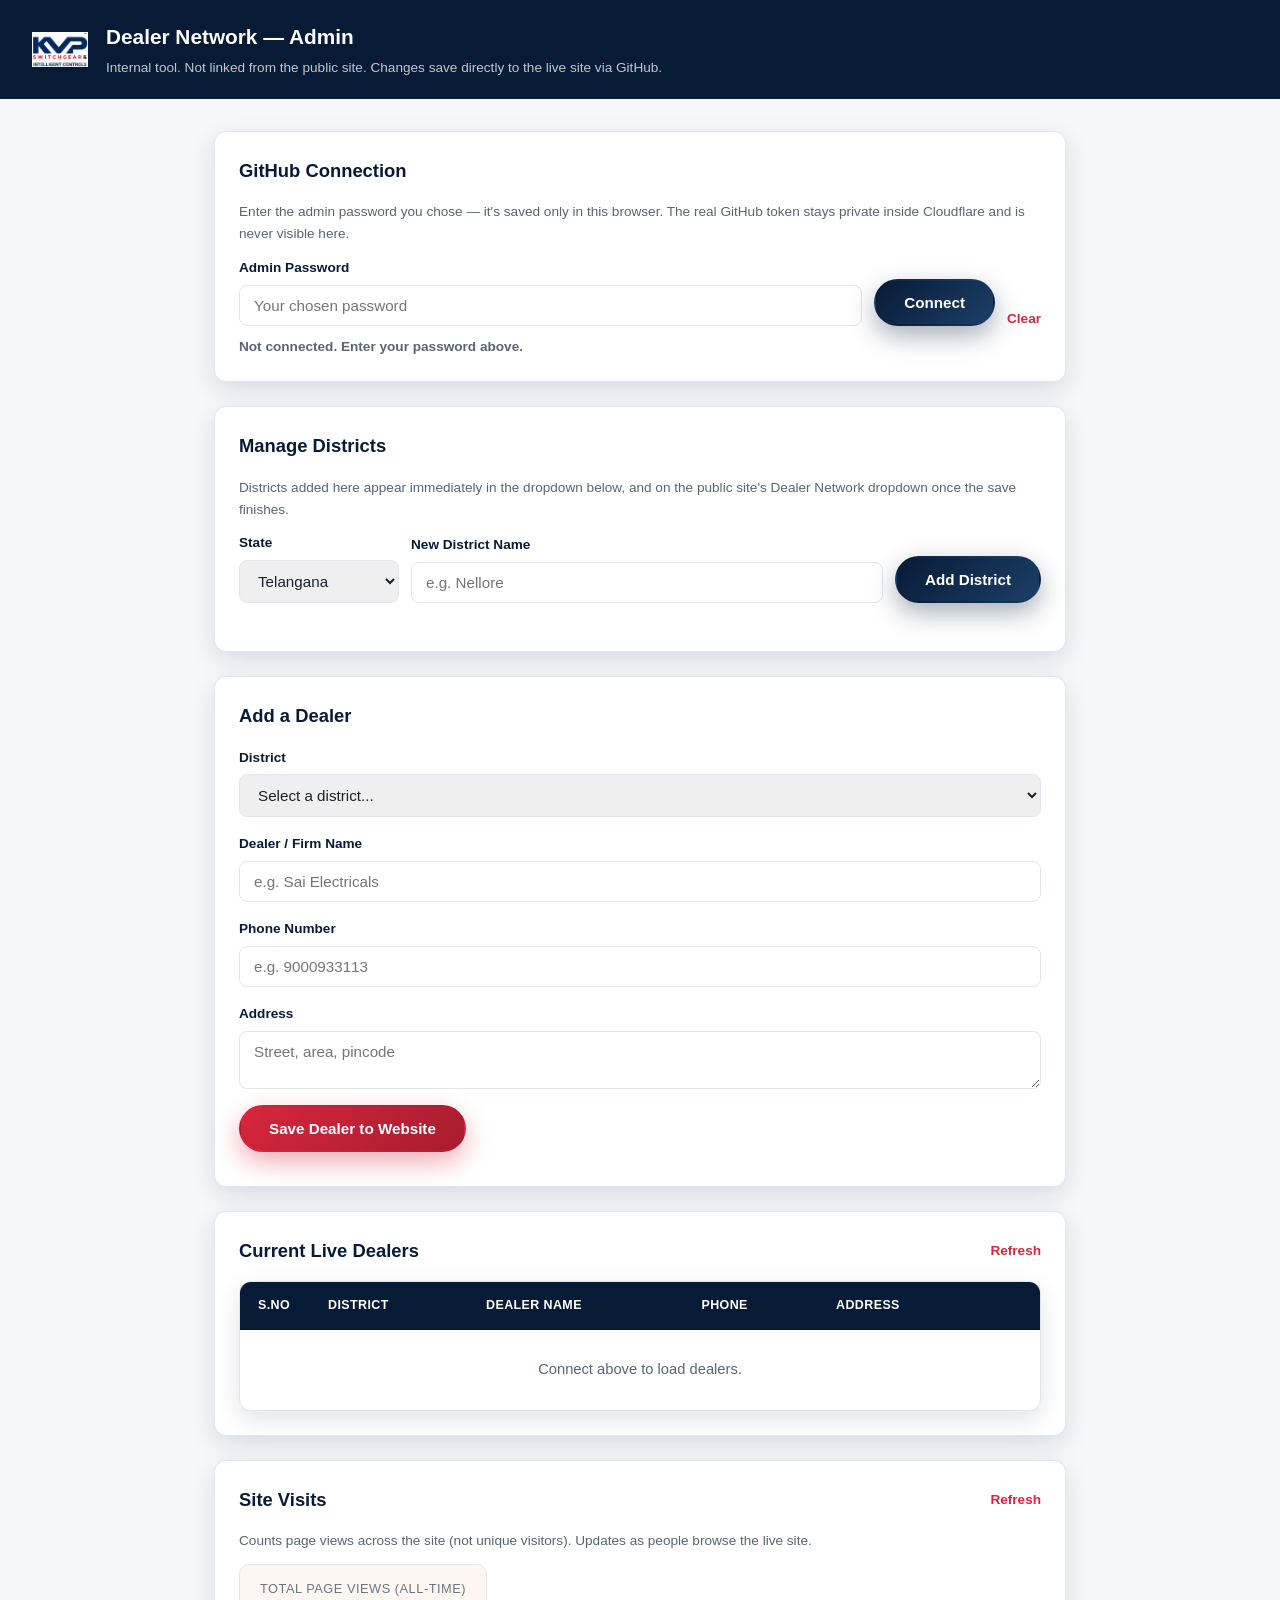
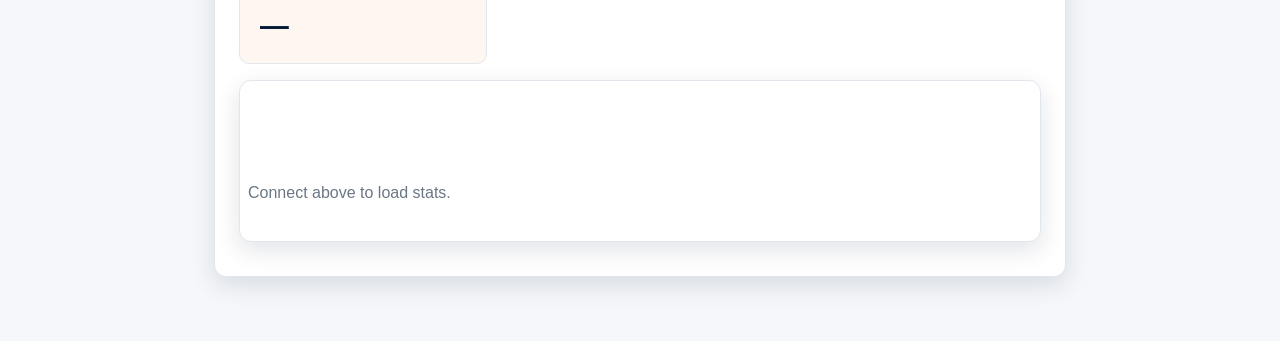
<file: admin.html>
<!DOCTYPE html>
<html lang="en">
<head>
<meta charset="UTF-8" />
<meta name="viewport" content="width=device-width, initial-scale=1.0" />
<meta name="robots" content="noindex, nofollow" />
<title>KVP Dealer Admin | Internal Use Only</title>
<link rel="icon" href="assets/images/kvp-logo.jpeg" />
<link rel="stylesheet" href="css/styles.css" />
<link rel="stylesheet" href="css/admin.css" />
</head>
<body class="admin-body">

<header class="admin-header">
  <img src="assets/images/kvp-logo-crop.png" alt="KVP logo" />
  <div>
    <h1>Dealer Network &mdash; Admin</h1>
    <p>Internal tool. Not linked from the public site. Changes save directly to the live site via GitHub.</p>
  </div>
</header>

<main class="admin-main">

  <section class="admin-card" id="connectionCard">
    <h2>GitHub Connection</h2>
    <p class="admin-hint">
      Enter the admin password you chose &mdash; it's saved only in this browser. The real GitHub
      token stays private inside Cloudflare and is never visible here.
    </p>
    <div class="admin-form admin-form-inline">
      <label class="admin-form-grow">
        Admin Password
        <input type="password" id="fPassword" placeholder="Your chosen password" autocomplete="off" />
      </label>
      <button type="button" id="saveTokenBtn" class="btn btn-navy">Connect</button>
      <button type="button" id="clearTokenBtn" class="btn-text-danger">Clear</button>
    </div>
    <p id="connectionStatus" class="admin-status"></p>
  </section>

  <section class="admin-card">
    <h2>Manage Districts</h2>
    <p class="admin-hint">Districts added here appear immediately in the dropdown below, and on the public site's Dealer Network dropdown once the save finishes.</p>
    <div class="admin-form admin-form-inline">
      <label>
        State
        <select id="fNewDistrictState">
          <option value="Telangana">Telangana</option>
          <option value="Andhra Pradesh">Andhra Pradesh</option>
          <option value="Karnataka">Karnataka</option>
        </select>
      </label>
      <label class="admin-form-grow">
        New District Name
        <input type="text" id="fNewDistrict" placeholder="e.g. Nellore" />
      </label>
      <button type="button" id="addDistrictBtn" class="btn btn-navy">Add District</button>
    </div>
    <div id="districtChips" class="district-chips"></div>
    <p id="districtStatus" class="admin-status"></p>
  </section>

  <section class="admin-card">
    <h2>Add a Dealer</h2>
    <form id="dealerForm" class="admin-form">
      <label>
        District
        <select id="fDistrict" required>
          <option value="" disabled selected>Select a district...</option>
        </select>
      </label>
      <label>
        Dealer / Firm Name
        <input type="text" id="fName" placeholder="e.g. Sai Electricals" required />
      </label>
      <label>
        Phone Number
        <input type="tel" id="fPhone" placeholder="e.g. 9000933113" pattern="[0-9]{10}" maxlength="10" inputmode="numeric" title="10-digit phone number" required />
      </label>
      <label>
        Address
        <textarea id="fAddress" rows="2" placeholder="Street, area, pincode" required></textarea>
      </label>
      <div class="admin-form-inline">
        <button type="submit" class="btn btn-primary" id="submitBtn">Save Dealer to Website</button>
        <button type="button" id="cancelEditBtn" class="btn-text-danger" hidden>Cancel Edit</button>
      </div>
    </form>
    <p id="saveStatus" class="admin-status"></p>
  </section>

  <section class="admin-card">
    <div class="admin-card-head">
      <h2>Current Live Dealers</h2>
      <button type="button" id="refreshBtn" class="btn-text-danger">Refresh</button>
    </div>
    <div class="dealer-table-wrap">
      <table class="dealer-table">
        <thead><tr><th>S.No</th><th>District</th><th>Dealer Name</th><th>Phone</th><th>Address</th><th></th></tr></thead>
        <tbody id="adminDealerRows">
          <tr class="dealer-empty-row"><td colspan="6">Connect above to load dealers.</td></tr>
        </tbody>
      </table>
    </div>
  </section>

  <section class="admin-card">
    <div class="admin-card-head">
      <h2>Site Visits</h2>
      <button type="button" id="refreshStatsBtn" class="btn-text-danger">Refresh</button>
    </div>
    <p class="admin-hint">Counts page views across the site (not unique visitors). Updates as people browse the live site.</p>
    <div class="visit-summary">
      <div class="visit-total-card">
        <span class="visit-total-label">Total page views (all-time)</span>
        <span id="visitTotal" class="visit-total-number">&mdash;</span>
      </div>
    </div>
    <div class="dealer-table-wrap">
      <div id="visitChart" class="visit-chart">
        <p class="visit-chart-empty">Connect above to load stats.</p>
      </div>
    </div>
    <p id="statsStatus" class="admin-status"></p>
  </section>

</main>

<script src="js/admin.js"></script>
</body>
</html>
</file>
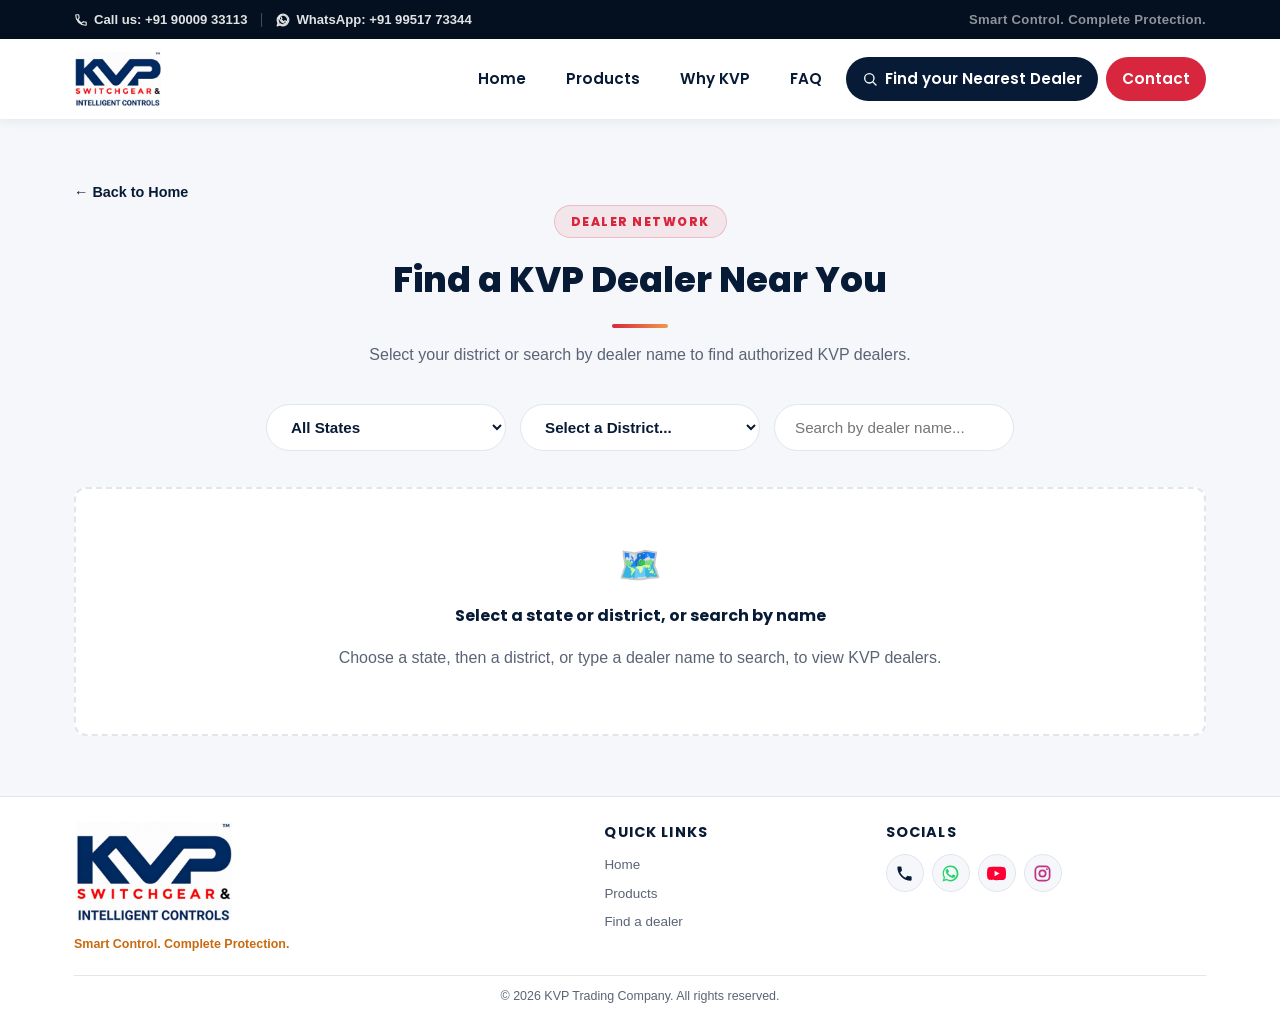
<file: dealers.html>
<!DOCTYPE html>
<html lang="en">
<head>
<meta charset="UTF-8" />
<meta name="viewport" content="width=device-width, initial-scale=1.0" />
<title>Find a KVP Dealer Near You | KVP Switchgear &amp; Intelligent Controls</title>
<meta name="description" content="Search the KVP authorized dealer network by district or dealer name across Andhra Pradesh, Telangana &amp; Karnataka." />
<link rel="canonical" href="https://kvpcontrols.in/dealers.html" />
<link rel="icon" href="assets/images/kvp-logo.jpeg" />
<link rel="preconnect" href="https://fonts.googleapis.com" />
<link rel="preconnect" href="https://fonts.gstatic.com" crossorigin />
<link href="https://fonts.googleapis.com/css2?family=Poppins:wght@500;600;700;800&display=swap" rel="stylesheet" />
<link rel="stylesheet" href="css/styles.css?v=20261113translations4" />
</head>
<body>

<div class="topbar">
  <div class="topbar-row">
    <div class="topbar-contacts">
      <a href="tel:+919000933113" class="topbar-link">
        <svg viewBox="0 0 24 24" aria-hidden="true"><path d="M6.6 10.8c1.4 2.8 3.8 5.2 6.6 6.6l2.2-2.2c.3-.3.7-.4 1-.2 1.1.4 2.4.6 3.6.6.6 0 1 .4 1 1V20c0 .6-.4 1-1 1-9.4 0-17-7.6-17-17 0-.6.4-1 1-1h3.2c.6 0 1 .4 1 1 0 1.3.2 2.5.6 3.6.1.4 0 .8-.2 1L6.6 10.8z"/></svg>
        Call us: +91 90009 33113
      </a>
      <span class="topbar-divider"></span>
      <a href="https://wa.me/919951773344" target="_blank" rel="noopener" class="topbar-link topbar-whatsapp">
        <svg viewBox="0 0 24 24" aria-hidden="true"><path d="M17.47 14.38c-.3-.15-1.78-.88-2.05-.98-.28-.1-.48-.15-.68.15-.2.3-.78.98-.96 1.18-.17.2-.35.22-.65.08-.3-.15-1.26-.46-2.4-1.48-.89-.79-1.48-1.76-1.66-2.06-.17-.3-.02-.46.13-.61.14-.14.3-.35.45-.53.15-.17.2-.3.3-.5.1-.2.05-.37-.02-.52-.08-.15-.68-1.64-.94-2.24-.24-.58-.5-.5-.68-.51h-.58c-.2 0-.52.08-.79.37-.27.3-1.04 1.02-1.04 2.48 0 1.46 1.07 2.87 1.22 3.07.15.2 2.1 3.2 5.08 4.49.71.3 1.26.49 1.69.63.71.22 1.36.19 1.87.12.57-.09 1.78-.73 2.03-1.43.25-.7.25-1.3.18-1.43-.07-.13-.27-.2-.57-.35z"/><path d="M12.02 2C6.5 2 2.04 6.46 2.04 12c0 1.86.5 3.6 1.4 5.1L2 22l5.03-1.4A9.9 9.9 0 0 0 12.02 22C17.53 22 22 17.54 22 12S17.53 2 12.02 2zm0 18.1c-1.63 0-3.14-.48-4.42-1.3l-.32-.2-3 .84.8-2.95-.21-.33a8.07 8.07 0 0 1-1.25-4.16c0-4.48 3.64-8.12 8.12-8.12 4.48 0 8.12 3.64 8.12 8.12 0 4.48-3.64 8.1-8.12 8.1z"/></svg>
        WhatsApp: +91 99517 73344
      </a>
    </div>
    <div class="topbar-tagline">Smart Control. Complete Protection.</div>
  </div>
</div>

<header class="site-header">
  <div class="nav-wrap">
    <a href="index.html#home" class="brand">
      <img src="assets/images/kvp-logo-crop.png" alt="KVP Switchgear &amp; Intelligent Controls logo" />
    </a>
    <nav class="nav-links">
      <a href="index.html#home">Home</a>
      <a href="index.html#products">Products</a>
      <a href="index.html#features">Why KVP</a>
      <a href="index.html#faq">FAQ</a>
      <a href="dealers.html" class="nav-search-link active">
        <svg viewBox="0 0 24 24" aria-hidden="true"><circle cx="11" cy="11" r="7"/><line x1="21" y1="21" x2="16.65" y2="16.65"/></svg>
        Find your Nearest Dealer
      </a>
      <a href="index.html#contact" class="cta">Contact</a>
    </nav>
    <button class="nav-toggle" aria-label="Toggle navigation menu">
      <span></span><span></span><span></span>
    </button>
  </div>
</header>

<main>
  <section class="dealers dealers-page">
    <div class="container">
      <a class="pd-back" href="index.html">&larr; Back to Home</a>

      <div class="section-head reveal">
        <span class="section-tag">Dealer Network</span>
        <h2>Find a KVP Dealer Near You</h2>
        <p>Select your district or search by dealer name to find authorized KVP dealers.</p>
      </div>

      <div class="dealer-controls">
        <select id="dealerState" aria-label="Select state">
          <option value="">All States</option>
        </select>
        <select id="dealerDistrict" aria-label="Select district">
          <option value="">Select a District...</option>
        </select>
        <input type="search" id="dealerSearch" placeholder="Search by dealer name..." aria-label="Search dealer by name" />
      </div>

      <div id="dealerResults">
        <!-- Rendered by js/main.js from assets/data/dealers.json -->
      </div>
    </div>
  </section>
</main>

<button type="button" class="back-to-top" aria-label="Back to top" title="Back to top">
  <svg viewBox="0 0 24 24" aria-hidden="true"><line x1="12" y1="19" x2="12" y2="5"/><polyline points="5 12 12 5 19 12"/></svg>
</button>

<!-- Static floating call/WhatsApp buttons -->
<div class="float-contact">
  <a
    class="float-btn whatsapp"
    href="https://wa.me/919951773344?text=Hello%20KVP%20Trading%20Company%2C%20I%27m%20interested%20in%20your%20control%20panels%20and%20motor%20starters.%20Could%20you%20please%20share%20more%20details%3F"
    target="_blank"
    rel="noopener"
    aria-label="Chat with KVP Trading Company on WhatsApp"
    title="WhatsApp us"
  >
    <svg viewBox="0 0 24 24" aria-hidden="true"><path d="M17.47 14.38c-.3-.15-1.78-.88-2.05-.98-.28-.1-.48-.15-.68.15-.2.3-.78.98-.96 1.18-.17.2-.35.22-.65.08-.3-.15-1.26-.46-2.4-1.48-.89-.79-1.48-1.76-1.66-2.06-.17-.3-.02-.46.13-.61.14-.14.3-.35.45-.53.15-.17.2-.3.3-.5.1-.2.05-.37-.02-.52-.08-.15-.68-1.64-.94-2.24-.24-.58-.5-.5-.68-.51h-.58c-.2 0-.52.08-.79.37-.27.3-1.04 1.02-1.04 2.48 0 1.46 1.07 2.87 1.22 3.07.15.2 2.1 3.2 5.08 4.49.71.3 1.26.49 1.69.63.71.22 1.36.19 1.87.12.57-.09 1.78-.73 2.03-1.43.25-.7.25-1.3.18-1.43-.07-.13-.27-.2-.57-.35z"/><path d="M12.02 2C6.5 2 2.04 6.46 2.04 12c0 1.86.5 3.6 1.4 5.1L2 22l5.03-1.4A9.9 9.9 0 0 0 12.02 22C17.53 22 22 17.54 22 12S17.53 2 12.02 2zm0 18.1c-1.63 0-3.14-.48-4.42-1.3l-.32-.2-3 .84.8-2.95-.21-.33a8.07 8.07 0 0 1-1.25-4.16c0-4.48 3.64-8.12 8.12-8.12 4.48 0 8.12 3.64 8.12 8.12 0 4.48-3.64 8.1-8.12 8.1z"/></svg>
  </a>
  <a
    class="float-btn call"
    href="tel:+919951773344"
    aria-label="Call KVP Trading Company"
    title="Call us"
  >
    <svg viewBox="0 0 24 24" aria-hidden="true"><path d="M6.6 10.8c1.4 2.8 3.8 5.2 6.6 6.6l2.2-2.2c.3-.3.7-.4 1-.2 1.1.4 2.4.6 3.6.6.6 0 1 .4 1 1V20c0 .6-.4 1-1 1-9.4 0-17-7.6-17-17 0-.6.4-1 1-1h3.2c.6 0 1 .4 1 1 0 1.3.2 2.5.6 3.6.1.4 0 .8-.2 1L6.6 10.8z"/></svg>
  </a>
</div>

<footer class="site-footer">
  <div class="container">
    <div class="footer-main">
      <div class="footer-brand">
        <a class="footer-brand-name" href="index.html#home" aria-label="KVP Controls home"><img src="assets/images/kvp-logo-crop.png" alt="KVP Switchgear and Intelligent Controls" /></a>
        <p>Smart Control. Complete Protection.</p>
      </div>
      <nav class="footer-nav" aria-label="Footer navigation">
        <h2>Quick links</h2>
        <a href="index.html#home">Home</a>
        <a href="index.html#products">Products</a>
        <a href="dealers.html">Find a dealer</a>
      </nav>
      <div class="footer-connect">
        <h2>Socials</h2>
        <div class="footer-social-links" aria-label="Contact and social links">
          <a class="footer-social-link call" href="tel:+919000933113" aria-label="Call KVP Controls" title="Call">
            <svg viewBox="0 0 24 24" aria-hidden="true"><path d="M6.6 10.8c1.4 2.8 3.8 5.2 6.6 6.6l2.2-2.2c.3-.3.7-.4 1-.2 1.1.4 2.4.6 3.6.6.6 0 1 .4 1 1V20c0 .6-.4 1-1 1-9.4 0-17-7.6-17-17 0-.6.4-1 1-1h3.2c.6 0 1 .4 1 1 0 1.3.2 2.5.6 3.6.1.4 0 .8-.2 1L6.6 10.8z"/></svg>
          </a>
          <a class="footer-social-link whatsapp" href="https://wa.me/919951773344" target="_blank" rel="noopener noreferrer" aria-label="Chat with KVP Controls on WhatsApp" title="WhatsApp">
            <svg viewBox="0 0 24 24" aria-hidden="true"><path d="M17.47 14.38c-.3-.15-1.78-.88-2.05-.98-.28-.1-.48-.15-.68.15-.2.3-.78.98-.96 1.18-.17.2-.35.22-.65.08-.3-.15-1.26-.46-2.4-1.48-.89-.79-1.48-1.76-1.66-2.06-.17-.3-.02-.46.13-.61.14-.14.3-.35.45-.53.15-.17.2-.3.3-.5.1-.2.05-.37-.02-.52-.08-.15-.68-1.64-.94-2.24-.24-.58-.5-.5-.68-.51h-.58c-.2 0-.52.08-.79.37-.27.3-1.04 1.02-1.04 2.48 0 1.46 1.07 2.87 1.22 3.07.15.2 2.1 3.2 5.08 4.49.71.3 1.26.49 1.69.63.71.22 1.36.19 1.87.12.57-.09 1.78-.73 2.03-1.43.25-.7.25-1.3.18-1.43-.07-.13-.27-.2-.57-.35z"/><path d="M12.02 2C6.5 2 2.04 6.46 2.04 12c0 1.86.5 3.6 1.4 5.1L2 22l5.03-1.4A9.9 9.9 0 0 0 12.02 22C17.53 22 22 17.54 22 12S17.53 2 12.02 2zm0 18.1c-1.63 0-3.14-.48-4.42-1.3l-.32-.2-3 .84.8-2.95-.21-.33a8.07 8.07 0 0 1-1.25-4.16c0-4.48 3.64-8.12 8.12-8.12 4.48 0 8.12 3.64 8.12 8.12 0 4.48-3.64 8.1-8.12 8.1z"/></svg>
          </a>
          <a class="footer-social-link youtube" href="https://youtube.com/@kvpcontrols?si=a-NgqARKPvIXGeIS" target="_blank" rel="noopener noreferrer" aria-label="KVP Controls on YouTube" title="YouTube">
            <svg viewBox="0 0 24 24" aria-hidden="true"><path d="M23.5 6.2a3 3 0 0 0-2.1-2.1C19.5 3.6 12 3.6 12 3.6s-7.5 0-9.4.5A3 3 0 0 0 .5 6.2 31 31 0 0 0 0 12a31 31 0 0 0 .5 5.8 3 3 0 0 0 2.1 2.1c1.9.5 9.4.5 9.4.5s7.5 0 9.4-.5a3 3 0 0 0 2.1-2.1A31 31 0 0 0 24 12a31 31 0 0 0-.5-5.8ZM9.6 15.6V8.4l6.3 3.6-6.3 3.6Z"/></svg>
          </a>
          <a class="footer-social-link instagram" href="https://www.instagram.com/kvp_controls/" target="_blank" rel="noopener noreferrer" aria-label="KVP Controls on Instagram" title="Instagram">
            <svg viewBox="0 0 24 24" aria-hidden="true"><rect x="3" y="3" width="18" height="18" rx="5" fill="none" stroke="currentColor" stroke-width="2.2"/><circle cx="12" cy="12" r="4" fill="none" stroke="currentColor" stroke-width="2.2"/><circle cx="17.5" cy="6.5" r="1.2"/></svg>
          </a>
        </div>
      </div>
    </div>
    <div class="footer-bottom"><span>© <span id="year"></span> KVP Trading Company. All rights reserved.</span></div>
  </div>
</footer>

<script src="js/main.js?v=20261113translations4"></script>
</body>
</html>
</file>
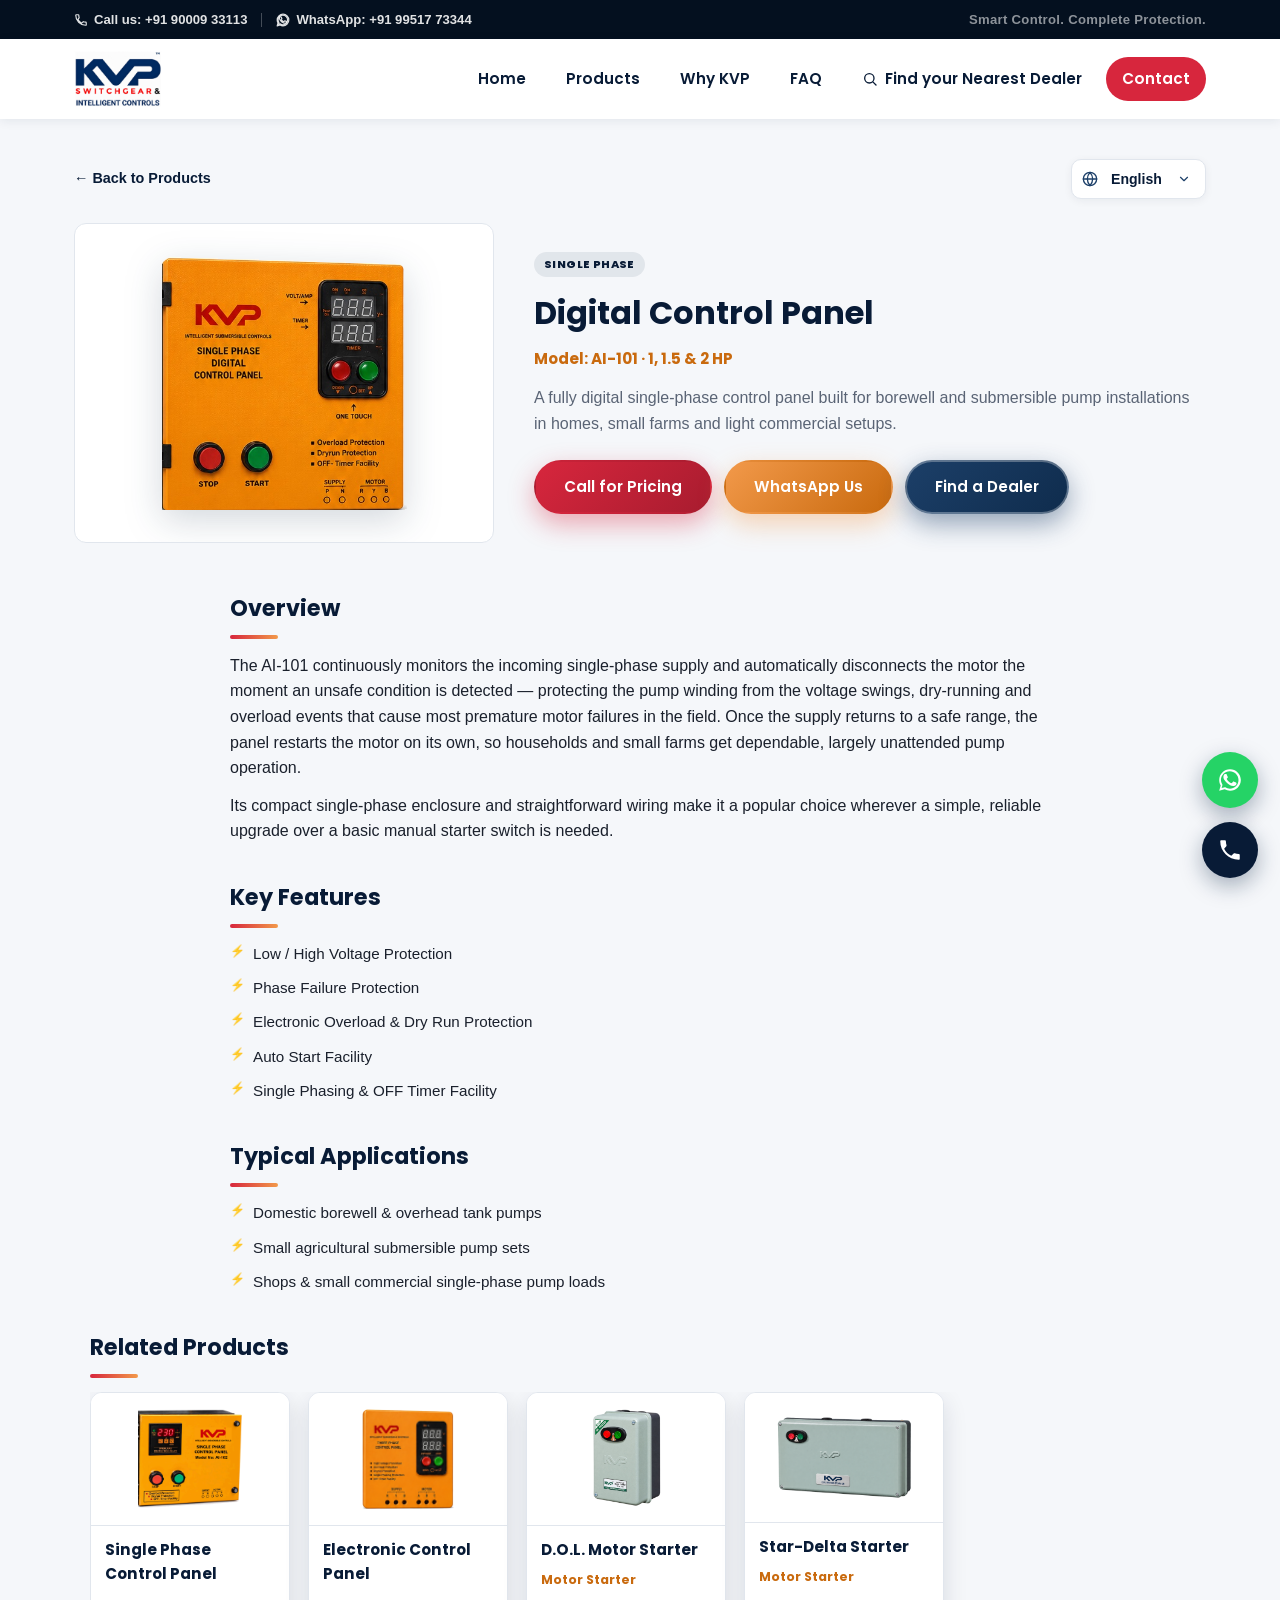
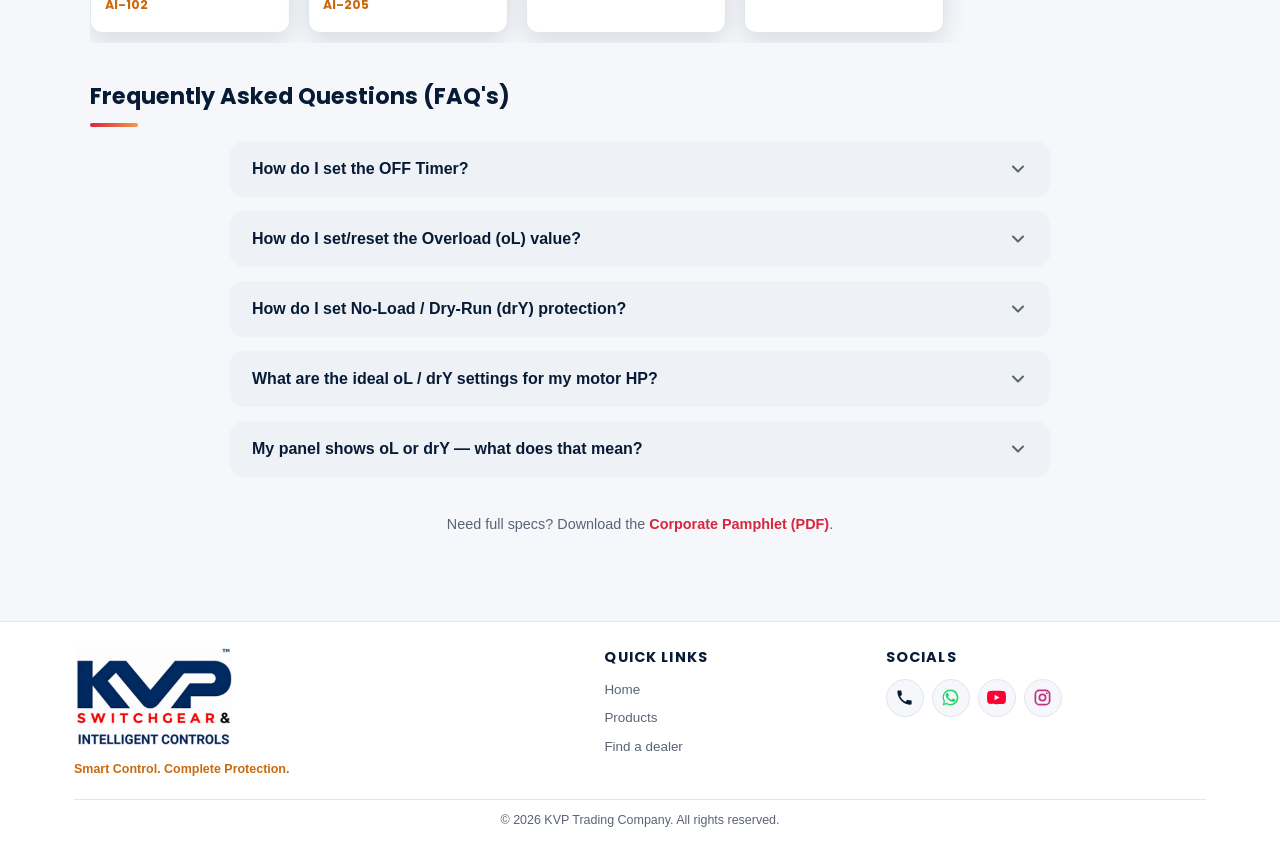
<file: products/ai-101.html>
<!DOCTYPE html>
<html lang="en">
<head>
<meta charset="UTF-8" />
<meta name="viewport" content="width=device-width, initial-scale=1.0" />
<title>KVP AI-101 Digital Control Panel (Single Phase) | KVP Switchgear &amp; Intelligent Controls</title>
<meta name="description" content="KVP AI-101 — a digital single-phase control panel with low/high voltage, phase failure, overload &amp; dry-run protection plus one-touch auto start, built for borewell and submersible pumps." />
<link rel="canonical" href="https://kvpcontrols.in/products/ai-101.html" />
<link rel="icon" href="../assets/images/kvp-logo.jpeg" />
<link rel="preconnect" href="https://fonts.googleapis.com" />
<link rel="preconnect" href="https://fonts.gstatic.com" crossorigin />
<link href="https://fonts.googleapis.com/css2?family=Poppins:wght@500;600;700;800&display=swap" rel="stylesheet" />
<link rel="stylesheet" href="../css/styles.css?v=20261113translations4" />
</head>
<body>

<div class="topbar">
  <div class="topbar-row">
    <div class="topbar-contacts">
      <a href="tel:+919000933113" class="topbar-link">
        <svg viewBox="0 0 24 24" aria-hidden="true"><path d="M6.6 10.8c1.4 2.8 3.8 5.2 6.6 6.6l2.2-2.2c.3-.3.7-.4 1-.2 1.1.4 2.4.6 3.6.6.6 0 1 .4 1 1V20c0 .6-.4 1-1 1-9.4 0-17-7.6-17-17 0-.6.4-1 1-1h3.2c.6 0 1 .4 1 1 0 1.3.2 2.5.6 3.6.1.4 0 .8-.2 1L6.6 10.8z"/></svg>
        Call us: +91 90009 33113
      </a>
      <span class="topbar-divider"></span>
      <a href="https://wa.me/919951773344" target="_blank" rel="noopener" class="topbar-link topbar-whatsapp">
        <svg viewBox="0 0 24 24" aria-hidden="true"><path d="M17.47 14.38c-.3-.15-1.78-.88-2.05-.98-.28-.1-.48-.15-.68.15-.2.3-.78.98-.96 1.18-.17.2-.35.22-.65.08-.3-.15-1.26-.46-2.4-1.48-.89-.79-1.48-1.76-1.66-2.06-.17-.3-.02-.46.13-.61.14-.14.3-.35.45-.53.15-.17.2-.3.3-.5.1-.2.05-.37-.02-.52-.08-.15-.68-1.64-.94-2.24-.24-.58-.5-.5-.68-.51h-.58c-.2 0-.52.08-.79.37-.27.3-1.04 1.02-1.04 2.48 0 1.46 1.07 2.87 1.22 3.07.15.2 2.1 3.2 5.08 4.49.71.3 1.26.49 1.69.63.71.22 1.36.19 1.87.12.57-.09 1.78-.73 2.03-1.43.25-.7.25-1.3.18-1.43-.07-.13-.27-.2-.57-.35z"/><path d="M12.02 2C6.5 2 2.04 6.46 2.04 12c0 1.86.5 3.6 1.4 5.1L2 22l5.03-1.4A9.9 9.9 0 0 0 12.02 22C17.53 22 22 17.54 22 12S17.53 2 12.02 2zm0 18.1c-1.63 0-3.14-.48-4.42-1.3l-.32-.2-3 .84.8-2.95-.21-.33a8.07 8.07 0 0 1-1.25-4.16c0-4.48 3.64-8.12 8.12-8.12 4.48 0 8.12 3.64 8.12 8.12 0 4.48-3.64 8.1-8.12 8.1z"/></svg>
        WhatsApp: +91 99517 73344
      </a>
    </div>
    <div class="topbar-tagline">Smart Control. Complete Protection.</div>
  </div>
</div>

<header class="site-header">
  <div class="nav-wrap">
    <a href="../index.html#home" class="brand">
      <img src="../assets/images/kvp-logo-crop.png" alt="KVP Switchgear &amp; Intelligent Controls logo" />
    </a>
    <nav class="nav-links">
      <a href="../index.html#home">Home</a>
      <a href="../index.html#products">Products</a>
      <a href="../index.html#features">Why KVP</a>
      <a href="../index.html#faq">FAQ</a>
      <a href="../dealers.html" class="nav-search-link">
        <svg viewBox="0 0 24 24" aria-hidden="true"><circle cx="11" cy="11" r="7"/><line x1="21" y1="21" x2="16.65" y2="16.65"/></svg>
        Find your Nearest Dealer
      </a>
      <a href="../index.html#contact" class="cta">Contact</a>
    </nav>
    <button class="nav-toggle" aria-label="Toggle navigation menu">
      <span></span><span></span><span></span>
    </button>
  </div>
</header>

<main>
  <section class="product-detail">
    <div class="container">
      <div class="pd-top-row">
        <a class="pd-back" href="../index.html#products">&larr; Back to Products</a>
        <div class="lang-select-wrap">
          <svg class="lang-globe-icon" width="16" height="16" viewBox="0 0 24 24" fill="none" stroke="currentColor" stroke-width="2" stroke-linecap="round" stroke-linejoin="round" aria-hidden="true"><circle cx="12" cy="12" r="10"/><line x1="2" y1="12" x2="22" y2="12"/><path d="M12 2a15.3 15.3 0 0 1 4 10 15.3 15.3 0 0 1-4 10 15.3 15.3 0 0 1-4-10 15.3 15.3 0 0 1 4-10z"/></svg>
          <select id="langSelect" class="lang-select" aria-label="Select language">
            <option value="en">English</option>
            <option value="te">తెలుగు</option>
            <option value="ta">தமிழ்</option>
            <option value="hi">हिंदी</option>
            <option value="kn">ಕನ್ನಡ</option>
          </select>
        </div>
      </div>

      <div class="pd-hero">
        <div class="pd-media">
          <img src="../assets/images/cutouts/pdf-page3-ai101.png" alt="KVP AI-101 single phase digital control panel" />
        </div>
        <div class="pd-info">
          <div class="product-badges"><span class="badge badge-phase">Single Phase</span></div>
          <h1 data-te="డిజిటల్ కంట్రోల్ ప్యానెల్" data-ta="டிஜிட்டல் கட்டுப்பாட்டு பலகை" data-hi="डिजिटल कंट्रोल पैनल" data-kn="ಡಿಜಿಟಲ್ ಕಂಟ್ರೋಲ್ ಪ್ಯಾನೆಲ್">Digital Control Panel</h1>
          <div class="model">Model: AI-101 &middot; 1, 1.5 &amp; 2 HP</div>
          <p class="pd-lead" data-te="ఇళ్లు, చిన్న వ్యవసాయ క్షేత్రాలు మరియు చిన్న వాణిజ్య అవసరాల కోసం బోర్‌వెల్ మరియు సబ్‌మెర్సిబుల్ పంపుల కోసం రూపొందించిన పూర్తి డిజిటల్ సింగిల్ ఫేజ్ కంట్రోల్ ప్యానెల్." data-ta="வீடுகள், சிறு விவசாய நிலங்கள் மற்றும் சிறு வணிக இடங்களில் போர்வெல் மற்றும் சப்மெர்சிபிள் பம்ப் பொருத்துதலுக்காக வடிவமைக்கப்பட்ட முழுமையான டிஜிட்டல் சிங்கிள் பேஸ் கட்டுப்பாட்டு பலகை." data-hi="घरों, छोटे खेतों और छोटे व्यावसायिक जगहों में बोरवेल और सबमर्सिबल पंप लगाने के लिए बनाया गया पूरी तरह डिजिटल सिंगल फेज़ कंट्रोल पैनल।" data-kn="ಮನೆಗಳು, ಸಣ್ಣ ಕೃಷಿ ಭೂಮಿಗಳು ಮತ್ತು ಸಣ್ಣ ವಾಣಿಜ್ಯ ಸ್ಥಳಗಳಲ್ಲಿ ಬೋರ್‌ವೆಲ್ ಮತ್ತು ಸಬ್‌ಮರ್ಸಿಬಲ್ ಪಂಪ್ ಅಳವಡಿಕೆಗಾಗಿ ರೂಪಿಸಲಾದ ಸಂಪೂರ್ಣ ಡಿಜಿಟಲ್ ಸಿಂಗಲ್ ಫೇಸ್ ಕಂಟ್ರೋಲ್ ಪ್ಯಾನೆಲ್.">
            A fully digital single-phase control panel built for borewell and submersible pump
            installations in homes, small farms and light commercial setups.
          </p>
          <div class="pd-cta-row">
            <a href="tel:+919951773344" class="btn btn-primary">Call for Pricing</a>
            <a href="https://wa.me/919951773344?text=Hello%20KVP%2C%20I%27m%20interested%20in%20the%20AI-101%20Digital%20Control%20Panel.%20Could%20you%20share%20more%20details%3F" target="_blank" rel="noopener" class="btn btn-orange">WhatsApp Us</a>
            <a href="../dealers.html" class="btn btn-blue">Find a Dealer</a>
          </div>
        </div>
      </div>

      <div class="pd-section">
        <h2 data-te="అవలోకనం" data-ta="கண்ணோட்டம்" data-hi="अवलोकन" data-kn="ಅವಲೋಕನ">Overview</h2>
        <p data-te="AI-101 నిరంతరం వచ్చే సింగిల్ ఫేజ్ విద్యుత్ సరఫరాను పరిశీలిస్తూ, అసురక్షిత పరిస్థితి కనిపించిన వెంటనే మోటారును ఆటోమేటిక్‌గా ఆపివేస్తుంది — వోల్టేజ్ హెచ్చుతగ్గులు, డ్రై-రన్ మరియు ఓవర్‌లోడ్ వంటి సమస్యల నుండి పంప్ వైండింగ్‌ను కాపాడుతుంది, ఇవే చాలా వరకు మోటారు త్వరగా పాడవడానికి కారణమవుతాయి. సరఫరా సురక్షిత స్థాయికి తిరిగి వచ్చిన వెంటనే, ప్యానెల్ స్వయంగా మోటారును మళ్లీ ప్రారంభిస్తుంది, దీని వలన ఇళ్లు మరియు చిన్న వ్యవసాయ క్షేత్రాలకు నమ్మకమైన, ఎక్కువగా పర్యవేక్షణ అవసరం లేని పంప్ ఆపరేషన్ లభిస్తుంది." data-ta="AI-101, வரும் சிங்கிள் பேஸ் மின்சாரத்தை தொடர்ந்து கண்காணித்து, பாதுகாப்பற்ற நிலை கண்டறியப்பட்ட உடனேயே மோட்டாரை தானாகவே துண்டிக்கிறது — மின்னழுத்த ஏற்ற இறக்கங்கள், டிரை-ரன் மற்றும் ஓவர்லோட் ஆகியவற்றிலிருந்து பம்ப் வைண்டிங்கை பாதுகாக்கிறது, இவையே பெரும்பாலான மோட்டார் முன்கூட்டிய பழுதுகளுக்கு காரணமாகின்றன. மின்சாரம் பாதுகாப்பான நிலைக்கு திரும்பியவுடன், பேனல் தானாகவே மோட்டாரை மீண்டும் தொடங்குகிறது, இதனால் வீடுகளும் சிறு பண்ணைகளும் நம்பகமான, பெரும்பாலும் கண்காணிப்பு தேவையில்லாத பம்ப் இயக்கத்தை பெறுகின்றன." data-hi="AI-101 लगातार आने वाली सिंगल फेज़ बिजली आपूर्ति पर नज़र रखता है और असुरक्षित स्थिति मिलते ही मोटर को अपने आप डिस्कनेक्ट कर देता है — वोल्टेज के उतार-चढ़ाव, ड्राई-रन और ओवरलोड से पंप वाइंडिंग को बचाता है, जो ज़्यादातर मोटर के जल्दी खराब होने की वजह बनते हैं। सप्लाई सुरक्षित स्तर पर आते ही, पैनल खुद मोटर को फिर चालू कर देता है, जिससे घरों और छोटे खेतों को भरोसेमंद, बिना ज़्यादा निगरानी के पंप चलाने की सुविधा मिलती है।" data-kn="AI-101 ನಿರಂತರವಾಗಿ ಬರುವ ಸಿಂಗಲ್ ಫೇಸ್ ವಿದ್ಯುತ್ ಸರಬರಾಜನ್ನು ಗಮನಿಸುತ್ತದೆ ಮತ್ತು ಅಸುರಕ್ಷಿತ ಸ್ಥಿತಿ ಕಂಡುಬಂದ ತಕ್ಷಣ ಮೋಟಾರನ್ನು ಸ್ವಯಂಚಾಲಿತವಾಗಿ ಸಂಪರ್ಕ ಕಡಿತಗೊಳಿಸುತ್ತದೆ — ವೋಲ್ಟೇಜ್ ಏರಿಳಿತ, ಡ್ರೈ-ರನ್ ಮತ್ತು ಓವರ್‌ಲೋಡ್‌ನಿಂದ ಪಂಪ್ ವೈಂಡಿಂಗ್ ಅನ್ನು ರಕ್ಷಿಸುತ್ತದೆ, ಇವೇ ಹೆಚ್ಚಿನ ಮೋಟಾರ್ ಬೇಗ ಹಾಳಾಗಲು ಕಾರಣವಾಗುತ್ತವೆ. ಸರಬರಾಜು ಸುರಕ್ಷಿತ ಮಟ್ಟಕ್ಕೆ ಮರಳಿದ ತಕ್ಷಣ, ಪ್ಯಾನೆಲ್ ತಾನಾಗಿಯೇ ಮೋಟಾರನ್ನು ಮರುಪ್ರಾರಂಭಿಸುತ್ತದೆ, ಇದರಿಂದ ಮನೆಗಳು ಮತ್ತು ಸಣ್ಣ ಕೃಷಿಕರಿಗೆ ವಿಶ್ವಾಸಾರ್ಹ, ಹೆಚ್ಚಾಗಿ ಮೇಲ್ವಿಚಾರಣೆ ಇಲ್ಲದ ಪಂಪ್ ಕಾರ್ಯಾಚರಣೆ ಸಿಗುತ್ತದೆ.">
          The AI-101 continuously monitors the incoming single-phase supply and automatically
          disconnects the motor the moment an unsafe condition is detected — protecting the pump
          winding from the voltage swings, dry-running and overload events that cause most
          premature motor failures in the field. Once the supply returns to a safe range, the
          panel restarts the motor on its own, so households and small farms get dependable,
          largely unattended pump operation.
        </p>
        <p data-te="దీని కాంపాక్ట్ సింగిల్ ఫేజ్ ఎన్‌క్లోజర్ మరియు సులభమైన వైరింగ్ వలన, సాధారణ మాన్యువల్ స్టార్టర్ స్విచ్ కంటే సరళమైన, నమ్మకమైన అప్‌గ్రేడ్ అవసరమైన ప్రతిచోటా ఇది ప్రజాదరణ పొందిన ఎంపికగా నిలుస్తుంది." data-ta="இதன் சிறிய சிங்கிள் பேஸ் அடைப்பும் எளிய வயரிங்கும், சாதாரண மேனுவல் ஸ்டார்ட்டர் சுவிட்சை விட எளிய, நம்பகமான மேம்பாடு தேவைப்படும் இடங்களில் பிரபலமான தேர்வாக மாற்றுகிறது." data-hi="इसका कॉम्पैक्ट सिंगल फेज़ एनक्लोज़र और आसान वायरिंग इसे हर उस जगह लोकप्रिय विकल्प बनाते हैं जहाँ साधारण मैनुअल स्टार्टर स्विच से सरल, भरोसेमंद अपग्रेड की ज़रूरत हो।" data-kn="ಇದರ ಕಾಂಪ್ಯಾಕ್ಟ್ ಸಿಂಗಲ್ ಫೇಸ್ ಎನ್‌ಕ್ಲೋಶರ್ ಮತ್ತು ಸುಲಭ ವೈರಿಂಗ್, ಸಾಮಾನ್ಯ ಮ್ಯಾನುವಲ್ ಸ್ಟಾರ್ಟರ್ ಸ್ವಿಚ್‌ಗಿಂತ ಸರಳ, ನಂಬಲರ್ಹ ಅಪ್‌ಗ್ರೇಡ್ ಅಗತ್ಯವಿರುವ ಕಡೆಗಳಲ್ಲಿ ಜನಪ್ರಿಯ ಆಯ್ಕೆಯಾಗಿ ಮಾಡುತ್ತದೆ.">
          Its compact single-phase enclosure and straightforward wiring make it a popular choice
          wherever a simple, reliable upgrade over a basic manual starter switch is needed.
        </p>
      </div>

      <div class="pd-section">
        <h2 data-te="ముఖ్య ఫీచర్లు" data-ta="முக்கிய அம்சங்கள்" data-hi="मुख्य विशेषताएं" data-kn="ಪ್ರಮುಖ ವೈಶಿಷ್ಟ್ಯಗಳು">Key Features</h2>
        <ul class="product-features">
          <li data-te="తక్కువ / ఎక్కువ వోల్టేజ్ రక్షణ" data-ta="குறைந்த / அதிக மின்னழுத்த பாதுகாப்பு" data-hi="कम / ज़्यादा वोल्टेज सुरक्षा" data-kn="ಕಡಿಮೆ / ಹೆಚ್ಚು ವೋಲ್ಟೇಜ್ ರಕ್ಷಣೆ">Low / High Voltage Protection</li>
          <li data-te="ఫేజ్ ఫెయిల్యూర్ రక్షణ" data-ta="பேஸ் தோல்வி பாதுகாப்பு" data-hi="फेज़ फेल्यर सुरक्षा" data-kn="ಫೇಸ್ ವೈಫಲ್ಯ ರಕ್ಷಣೆ">Phase Failure Protection</li>
          <li data-te="ఎలక్ట్రానిక్ ఓవర్‌లోడ్ & డ్రై రన్ రక్షణ" data-ta="எலக்ட்ரானிக் ஓவர்லோட் & டிரை ரன் பாதுகாப்பு" data-hi="इलेक्ट्रॉनिक ओवरलोड और ड्राई रन सुरक्षा" data-kn="ಎಲೆಕ್ಟ್ರಾನಿಕ್ ಓವರ್‌ಲೋಡ್ & ಡ್ರೈ ರನ್ ರಕ್ಷಣೆ">Electronic Overload &amp; Dry Run Protection</li>
          <li data-te="ఆటో స్టార్ట్ సౌకర్యం" data-ta="ஆட்டோ ஸ்டார்ட் வசதி" data-hi="ऑटो स्टार्ट सुविधा" data-kn="ಆಟೋ ಸ್ಟಾರ್ಟ್ ಸೌಲಭ್ಯ">Auto Start Facility</li>
          <li data-te="సింగిల్ ఫేజింగ్ & ఆఫ్ టైమర్ సౌకర్యం" data-ta="சிங்கிள் பேஸிங் & ஆஃப் டைமர் வசதி" data-hi="सिंगल फेज़िंग और ऑफ टाइमर सुविधा" data-kn="ಸಿಂಗಲ್ ಫೇಸಿಂಗ್ & ಆಫ್ ಟೈಮರ್ ಸೌಲಭ್ಯ">Single Phasing &amp; OFF Timer Facility</li>
        </ul>
      </div>

      <div class="pd-section">
        <h2 data-te="సాధారణ ఉపయోగాలు" data-ta="பொதுவான பயன்பாடுகள்" data-hi="सामान्य उपयोग" data-kn="ಸಾಮಾನ್ಯ ಬಳಕೆಗಳು">Typical Applications</h2>
        <ul class="product-features">
          <li data-te="గృహ బోర్‌వెల్ & ఓవర్‌హెడ్ ట్యాంక్ పంపులు" data-ta="வீட்டு போர்வெல் & ஓவர்ஹெட் தொட்டி பம்புகள்" data-hi="घरेलू बोरवेल और ओवरहेड टैंक पंप" data-kn="ಮನೆಯ ಬೋರ್‌ವೆಲ್ & ಓವರ್‌ಹೆಡ್ ಟ್ಯಾಂಕ್ ಪಂಪ್‌ಗಳು">Domestic borewell &amp; overhead tank pumps</li>
          <li data-te="చిన్న వ్యవసాయ సబ్‌మెర్సిబుల్ పంప్ సెట్లు" data-ta="சிறு விவசாய சப்மெர்சிபிள் பம்ப் செட்கள்" data-hi="छोटे कृषि सबमर्सिबल पंप सेट" data-kn="ಸಣ್ಣ ಕೃಷಿ ಸಬ್‌ಮರ್ಸಿಬಲ್ ಪಂಪ್ ಸೆಟ್‌ಗಳು">Small agricultural submersible pump sets</li>
          <li data-te="దుకాణాలు & చిన్న వాణిజ్య సింగిల్ ఫేజ్ పంప్ లోడ్లు" data-ta="கடைகள் & சிறு வணிக சிங்கிள் பேஸ் பம்ப் சுமைகள்" data-hi="दुकानें और छोटे व्यावसायिक सिंगल फेज़ पंप लोड" data-kn="ಅಂಗಡಿಗಳು & ಸಣ್ಣ ವಾಣಿಜ್ಯ ಸಿಂಗಲ್ ಫೇಸ್ ಪಂಪ್ ಲೋಡ್‌ಗಳು">Shops &amp; small commercial single-phase pump loads</li>
        </ul>
      </div>

      <div class="pd-section pd-section-wide">
        <h2>Related Products</h2>
        <div class="pd-related-grid">
          <a class="pd-related-card" href="ai-102.html">
            <div class="pd-related-media"><img src="../assets/images/cutouts/pdf-page3-ai102.png" alt="KVP AI-102 single phase control panel" /></div>
            <div class="pd-related-info"><h4>Single Phase Control Panel</h4><span class="model">AI-102</span></div>
          </a>
          <a class="pd-related-card" href="ai-205.html">
            <div class="pd-related-media"><img src="../assets/images/cutouts/pdf-page4-ai205.png" alt="KVP AI-205 three phase electronic control panel" /></div>
            <div class="pd-related-info"><h4>Electronic Control Panel</h4><span class="model">AI-205</span></div>
          </a>
          <a class="pd-related-card" href="dol-motor-starter.html">
            <div class="pd-related-media"><img src="../assets/images/cutouts/dol-motor-starter.png" alt="KVP DOL motor starter" /></div>
            <div class="pd-related-info"><h4>D.O.L. Motor Starter</h4><span class="model">Motor Starter</span></div>
          </a>
          <a class="pd-related-card" href="star-delta-starter.html">
            <div class="pd-related-media"><img src="../assets/images/cutouts/pdf-page2-stardelta.png" alt="KVP Star-Delta motor starter" /></div>
            <div class="pd-related-info"><h4>Star-Delta Starter</h4><span class="model">Motor Starter</span></div>
          </a>
        </div>
      </div>

      <div class="pd-section pd-section-wide">
        <h2>Frequently Asked Questions (FAQ's)</h2>
        <div class="faq-list">
          <div class="faq-item">
            <button type="button" class="faq-question" aria-expanded="false">
              <span class="faq-q"><span>How do I set the OFF Timer?</span><span class="faq-q-te" data-te="ఆఫ్ టైమర్‌ను ఎలా సెట్ చేయాలి?" data-ta="ஆஃப் டைமரை எப்படி அமைப்பது?" data-hi="ऑफ टाइमर कैसे सेट करें?" data-kn="ಆಫ್ ಟೈಮರ್ ಅನ್ನು ಹೇಗೆ ಸೆಟ್ ಮಾಡುವುದು?">ఆఫ్ టైమర్‌ను ఎలా సెట్ చేయాలి?</span></span>
              <span class="faq-icon" aria-hidden="true"><svg width="20" height="20" viewBox="0 0 24 24"><polyline points="6 9 12 15 18 9"/></svg></span>
            </button>
            <div class="faq-answer">
              <p><strong>English:</strong> Hold the green UP button for 3 seconds until the display shows 1, 2, 3, 4&hellip; Press UP to add minutes, or the red DOWN button to reduce minutes. Release at your desired minute &mdash; it auto-saves, no need to press SET. Note: the OFF Timer only works if the motor wires are connected.</p>
              <p class="faq-secondary" data-te="ఆకుపచ్చ UP బటన్‌ను 3 సెకన్లు నొక్కి పట్టుకోండి, డిస్‌ప్లేలో 1, 2, 3, 4&hellip; కనిపిస్తుంది. నిమిషాలు పెంచడానికి UP నొక్కండి, తగ్గించడానికి ఎరుపు DOWN నొక్కండి. మీకు కావలసిన నిమిషం వద్ద వదిలేయండి &mdash; ఇది ఆటోమేటిక్‌గా సేవ్ అవుతుంది, SET నొక్కాల్సిన అవసరం లేదు. గమనిక: మోటారు వైర్లు కనెక్ట్ అయి ఉంటేనే ఆఫ్ టైమర్ పనిచేస్తుంది." data-ta="பச்சை UP பொத்தானை 3 வினாடிகள் அழுத்தி பிடிக்கவும், டிஸ்ப்ளேயில் 1, 2, 3, 4&hellip; தெரியும் வரை. நிமிடங்களை கூட்ட UP ஐயும், குறைக்க சிவப்பு DOWN பொத்தானையும் அழுத்தவும். நீங்கள் விரும்பும் நிமிடத்தில் விடுங்கள் &mdash; இது தானாகவே சேமிக்கப்படும், SET அழுத்த தேவையில்லை. குறிப்பு: மோட்டார் வயர்கள் இணைக்கப்பட்டிருந்தால் மட்டுமே ஆஃப் டைமர் வேலை செய்யும்." data-hi="डिस्प्ले पर 1, 2, 3, 4&hellip; दिखने तक हरे UP बटन को 3 सेकंड दबाए रखें। मिनट बढ़ाने के लिए UP, घटाने के लिए लाल DOWN बटन दबाएं। अपनी पसंद के मिनट पर छोड़ दें &mdash; यह अपने आप सेव हो जाता है, SET दबाने की ज़रूरत नहीं। नोट: ऑफ टाइमर तभी काम करता है जब मोटर के तार जुड़े हों।" data-kn="ಡಿಸ್‌ಪ್ಲೇಯಲ್ಲಿ 1, 2, 3, 4&hellip; ಕಾಣಿಸುವವರೆಗೆ ಹಸಿರು UP ಬಟನ್ ಅನ್ನು 3 ಸೆಕೆಂಡುಗಳ ಕಾಲ ಒತ್ತಿ ಹಿಡಿಯಿರಿ. ನಿಮಿಷಗಳನ್ನು ಹೆಚ್ಚಿಸಲು UP, ಕಡಿಮೆ ಮಾಡಲು ಕೆಂಪು DOWN ಬಟನ್ ಒತ್ತಿ. ನಿಮಗೆ ಬೇಕಾದ ನಿಮಿಷದಲ್ಲಿ ಬಿಡಿ &mdash; ಇದು ತಾನಾಗಿಯೇ ಉಳಿಸುತ್ತದೆ, SET ಒತ್ತುವ ಅಗತ್ಯವಿಲ್ಲ. ಗಮನಿಸಿ: ಮೋಟಾರ್ ವೈರ್‌ಗಳು ಸಂಪರ್ಕಗೊಂಡಿದ್ದರೆ ಮಾತ್ರ ಆಫ್ ಟೈಮರ್ ಕೆಲಸ ಮಾಡುತ್ತದೆ."><strong>తెలుగు:</strong> ఆకుపచ్చ UP బటన్‌ను 3 సెకన్లు నొక్కి పట్టుకోండి, డిస్‌ప్లేలో 1, 2, 3, 4&hellip; కనిపిస్తుంది. నిమిషాలు పెంచడానికి UP నొక్కండి, తగ్గించడానికి ఎరుపు DOWN నొక్కండి. మీకు కావలసిన నిమిషం వద్ద వదిలేయండి &mdash; ఇది ఆటోమేటిక్‌గా సేవ్ అవుతుంది, SET నొక్కాల్సిన అవసరం లేదు. గమనిక: మోటారు వైర్లు కనెక్ట్ అయి ఉంటేనే ఆఫ్ టైమర్ పనిచేస్తుంది.</p>
            </div>
          </div>
          <div class="faq-item">
            <button type="button" class="faq-question" aria-expanded="false">
              <span class="faq-q"><span>How do I set/reset the Overload (oL) value?</span><span class="faq-q-te" data-te="ఓవర్‌లోడ్ (oL) విలువను ఎలా సెట్/రీసెట్ చేయాలి?" data-ta="ஓவர்லோட் (oL) மதிப்பை எப்படி அமைப்பது/மீட்டமைப்பது?" data-hi="ओवरलोड (oL) वैल्यू कैसे सेट/रीसेट करें?" data-kn="ಓವರ್‌ಲೋಡ್ (oL) ಮೌಲ್ಯವನ್ನು ಹೇಗೆ ಸೆಟ್/ರೀಸೆಟ್ ಮಾಡುವುದು?">ఓవర్‌లోడ్ (oL) విలువను ఎలా సెట్/రీసెట్ చేయాలి?</span></span>
              <span class="faq-icon" aria-hidden="true"><svg width="20" height="20" viewBox="0 0 24 24"><polyline points="6 9 12 15 18 9"/></svg></span>
            </button>
            <div class="faq-answer">
              <p><strong>English:</strong> Press and hold SET for 3 seconds to enter settings, select oL, then use UP/DOWN to adjust the amperage (A) to match your motor. Press SET again to save and confirm.</p>
              <p class="faq-secondary" data-te="సెట్టింగ్స్‌లోకి వెళ్లడానికి SET బటన్‌ను 3 సెకన్లు నొక్కి పట్టుకోండి, oL ఎంచుకోండి, తర్వాత మీ మోటారుకు సరిపోయేలా UP/DOWN తో ఆంపియర్ (A) విలువను సర్దండి. సేవ్ చేసి నిర్ధారించడానికి మళ్లీ SET నొక్కండి." data-ta="அமைப்புகளுக்குள் செல்ல SET ஐ 3 வினாடிகள் அழுத்தி பிடிக்கவும், oL ஐ தேர்ந்தெடுக்கவும், பிறகு உங்கள் மோட்டாருக்கு ஏற்ப ஆம்பியர் (A) மதிப்பை UP/DOWN மூலம் சரிசெய்யவும். சேமித்து உறுதிப்படுத்த மீண்டும் SET அழுத்தவும்." data-hi="सेटिंग्स में जाने के लिए SET को 3 सेकंड दबाए रखें, oL चुनें, फिर अपने मोटर के अनुसार एम्पियर (A) वैल्यू को UP/DOWN से सेट करें। सेव और कन्फर्म करने के लिए फिर से SET दबाएं।" data-kn="ಸೆಟ್ಟಿಂಗ್‌ಗಳಿಗೆ ಹೋಗಲು SET ಅನ್ನು 3 ಸೆಕೆಂಡುಗಳ ಕಾಲ ಒತ್ತಿ ಹಿಡಿಯಿರಿ, oL ಆಯ್ಕೆಮಾಡಿ, ನಂತರ ನಿಮ್ಮ ಮೋಟಾರಿಗೆ ಹೊಂದುವಂತೆ UP/DOWN ಬಳಸಿ ಆಂಪಿಯರ್ (A) ಮೌಲ್ಯವನ್ನು ಸರಿಹೊಂದಿಸಿ. ಉಳಿಸಿ ಖಚಿತಪಡಿಸಲು ಮತ್ತೆ SET ಒತ್ತಿ."><strong>తెలుగు:</strong> సెట్టింగ్స్‌లోకి వెళ్లడానికి SET బటన్‌ను 3 సెకన్లు నొక్కి పట్టుకోండి, oL ఎంచుకోండి, తర్వాత మీ మోటారుకు సరిపోయేలా UP/DOWN తో ఆంపియర్ (A) విలువను సర్దండి. సేవ్ చేసి నిర్ధారించడానికి మళ్లీ SET నొక్కండి.</p>
            </div>
          </div>
          <div class="faq-item">
            <button type="button" class="faq-question" aria-expanded="false">
              <span class="faq-q"><span>How do I set No-Load / Dry-Run (drY) protection?</span><span class="faq-q-te" data-te="నో-లోడ్ / డ్రై-రన్ (drY) రక్షణను ఎలా సెట్ చేయాలి?" data-ta="நோ-லோட் / டிரை-ரன் (drY) பாதுகாப்பை எப்படி அமைப்பது?" data-hi="नो-लोड / ड्राई-रन (drY) सुरक्षा कैसे सेट करें?" data-kn="ನೋ-ಲೋಡ್ / ಡ್ರೈ-ರನ್ (drY) ರಕ್ಷಣೆಯನ್ನು ಹೇಗೆ ಸೆಟ್ ಮಾಡುವುದು?">నో-లోడ్ / డ్రై-రన్ (drY) రక్షణను ఎలా సెట్ చేయాలి?</span></span>
              <span class="faq-icon" aria-hidden="true"><svg width="20" height="20" viewBox="0 0 24 24"><polyline points="6 9 12 15 18 9"/></svg></span>
            </button>
            <div class="faq-answer">
              <p><strong>English:</strong> Press SET, select drY, then use UP/DOWN to set the amperage (A) at which the panel should detect dry-run/no-load. Press SET again to save and confirm. As a guide: set oL to your motor's running amps + 2A, and drY to running amps &minus; 2A.</p>
              <p class="faq-secondary" data-te="SET నొక్కండి, drY ఎంచుకోండి, తర్వాత పంప్ డ్రై-రన్/నో-లోడ్‌ను గుర్తించాల్సిన ఆంపియర్ (A) విలువను UP/DOWN తో సెట్ చేయండి. సేవ్ చేసి నిర్ధారించడానికి మళ్లీ SET నొక్కండి. సూచన: oL విలువను మీ మోటారు రన్నింగ్ ఆంప్స్ + 2A గాను, drY విలువను రన్నింగ్ ఆంప్స్ &minus; 2A గాను సెట్ చేయండి." data-ta="SET அழுத்தவும், drY ஐ தேர்ந்தெடுக்கவும், பிறகு பேனல் டிரை-ரன்/நோ-லோட் கண்டறிய வேண்டிய ஆம்பியர் (A) மதிப்பை UP/DOWN மூலம் அமைக்கவும். சேமித்து உறுதிப்படுத்த மீண்டும் SET அழுத்தவும். வழிகாட்டியாக: oL ஐ உங்கள் மோட்டாரின் ரன்னிங் ஆம்ப்ஸ் + 2A ஆகவும், drY ஐ ரன்னிங் ஆம்ப்ஸ் &minus; 2A ஆகவும் அமைக்கவும்." data-hi="SET दबाएं, drY चुनें, फिर पैनल को ड्राई-रन/नो-लोड पहचानने के लिए एम्पियर (A) वैल्यू UP/DOWN से सेट करें। सेव और कन्फर्म करने के लिए फिर से SET दबाएं। मार्गदर्शन: oL को मोटर के रनिंग एम्प्स + 2A पर और drY को रनिंग एम्प्स &minus; 2A पर सेट करें।" data-kn="SET ಒತ್ತಿ, drY ಆಯ್ಕೆಮಾಡಿ, ನಂತರ ಪ್ಯಾನೆಲ್ ಡ್ರೈ-ರನ್/ನೋ-ಲೋಡ್ ಪತ್ತೆಹಚ್ಚಬೇಕಾದ ಆಂಪಿಯರ್ (A) ಮೌಲ್ಯವನ್ನು UP/DOWN ಬಳಸಿ ಸೆಟ್ ಮಾಡಿ. ಉಳಿಸಿ ಖಚಿತಪಡಿಸಲು ಮತ್ತೆ SET ಒತ್ತಿ. ಮಾರ್ಗದರ್ಶಿಯಾಗಿ: oL ಅನ್ನು ನಿಮ್ಮ ಮೋಟಾರಿನ ರನ್ನಿಂಗ್ ಆಂಪ್ಸ್ + 2A ಗೆ, drY ಅನ್ನು ರನ್ನಿಂಗ್ ಆಂಪ್ಸ್ &minus; 2A ಗೆ ಸೆಟ್ ಮಾಡಿ."><strong>తెలుగు:</strong> SET నొక్కండి, drY ఎంచుకోండి, తర్వాత పంప్ డ్రై-రన్/నో-లోడ్‌ను గుర్తించాల్సిన ఆంపియర్ (A) విలువను UP/DOWN తో సెట్ చేయండి. సేవ్ చేసి నిర్ధారించడానికి మళ్లీ SET నొక్కండి. సూచన: oL విలువను మీ మోటారు రన్నింగ్ ఆంప్స్ + 2A గాను, drY విలువను రన్నింగ్ ఆంప్స్ &minus; 2A గాను సెట్ చేయండి.</p>
            </div>
          </div>
          <div class="faq-item">
            <button type="button" class="faq-question" aria-expanded="false">
              <span class="faq-q"><span>What are the ideal oL / drY settings for my motor HP?</span><span class="faq-q-te" data-te="నా మోటార్ HP కోసం ఆదర్శ oL / drY సెట్టింగ్‌లు ఏమిటి?" data-ta="எனது மோட்டார் HP-க்கு ஏற்ற oL / drY அமைப்புகள் என்ன?" data-hi="मेरी मोटर HP के लिए आदर्श oL / drY सेटिंग्स क्या हैं?" data-kn="ನನ್ನ ಮೋಟಾರ್ HP ಗಾಗಿ ಆದರ್ಶ oL / drY ಸೆಟ್ಟಿಂಗ್‌ಗಳು ಯಾವುವು?">నా మోటార్ HP కోసం ఆదర్శ oL / drY సెట్టింగ్‌లు ఏమిటి?</span></span>
              <span class="faq-icon" aria-hidden="true"><svg width="20" height="20" viewBox="0 0 24 24"><polyline points="6 9 12 15 18 9"/></svg></span>
            </button>
            <div class="faq-answer">
              <table class="faq-table">
                <thead><tr><th>HP</th><th>oL (A)</th><th>drY (A)</th></tr></thead>
                <tbody>
                  <tr><td>1</td><td>8.5</td><td>4.5</td></tr>
                  <tr><td>1.5</td><td>12</td><td>7</td></tr>
                  <tr><td>2</td><td>16</td><td>9</td></tr>
                </tbody>
              </table>
              <p><strong>English:</strong> These are typical starting points &mdash; always verify against your motor's actual rated and running amps before finalizing.</p>
              <p class="faq-secondary" data-te="ఇవి సాధారణ ప్రారంభ విలువలు &mdash; తుది నిర్ణయం ముందు మీ మోటారు యొక్క వాస్తవ రేటెడ్ మరియు రన్నింగ్ ఆంప్స్‌ను తప్పకుండా సరిచూసుకోండి." data-ta="இவை சாதாரண தொடக்க மதிப்புகள் &mdash; இறுதிப்படுத்துவதற்கு முன் உங்கள் மோட்டாரின் நிஜ ரேட் மற்றும் ரன்னிங் ஆம்ப்சுடன் எப்போதும் சரிபார்க்கவும்." data-hi="ये सामान्य शुरुआती मान हैं &mdash; अंतिम रूप देने से पहले हमेशा अपने मोटर के वास्तविक रेटेड और रनिंग एम्प्स से जांच लें।" data-kn="ಇವು ಸಾಮಾನ್ಯ ಆರಂಭಿಕ ಮೌಲ್ಯಗಳು &mdash; ಅಂತಿಮಗೊಳಿಸುವ ಮೊದಲು ಯಾವಾಗಲೂ ನಿಮ್ಮ ಮೋಟಾರಿನ ನಿಜವಾದ ರೇಟೆಡ್ ಮತ್ತು ರನ್ನಿಂಗ್ ಆಂಪ್ಸ್ ಒಂದಿಗೆ ಪರಿಶೀಲಿಸಿ."><strong>తెలుగు:</strong> ఇవి సాధారణ ప్రారంభ విలువలు &mdash; తుది నిర్ణయం ముందు మీ మోటారు యొక్క వాస్తవ రేటెడ్ మరియు రన్నింగ్ ఆంప్స్‌ను తప్పకుండా సరిచూసుకోండి.</p>
            </div>
          </div>
          <div class="faq-item">
            <button type="button" class="faq-question" aria-expanded="false">
              <span class="faq-q"><span>My panel shows oL or drY &mdash; what does that mean?</span><span class="faq-q-te" data-te="నా ప్యానెల్‌లో oL లేదా drY కనిపిస్తోంది &mdash; దాని అర్థం ఏమిటి?" data-ta="என் பேனலில் oL அல்லது drY தெரிகிறது &mdash; அதன் அர்த்தம் என்ன?" data-hi="मेरे पैनल पर oL या drY दिख रहा है &mdash; इसका क्या मतलब है?" data-kn="ನನ್ನ ಪ್ಯಾನೆಲ್‌ನಲ್ಲಿ oL ಅಥವಾ drY ಕಾಣಿಸುತ್ತಿದೆ &mdash; ಇದರ ಅರ್ಥವೇನು?">నా ప్యానెల్‌లో oL లేదా drY కనిపిస్తోంది &mdash; దాని అర్థం ఏమిటి?</span></span>
              <span class="faq-icon" aria-hidden="true"><svg width="20" height="20" viewBox="0 0 24 24"><polyline points="6 9 12 15 18 9"/></svg></span>
            </button>
            <div class="faq-answer">
              <p><strong>English:</strong> "oL" means the motor current has exceeded the set overload limit &mdash; check the pump/motor for jamming or overheating before resuming. "drY" means the panel detected no-load/dry-run conditions, usually because the water source has run out &mdash; check the source before restarting.</p>
              <p class="faq-secondary" data-te="&quot;oL&quot; అంటే మోటారు కరెంట్ సెట్ చేసిన ఓవర్‌లోడ్ పరిమితిని మించిపోయింది &mdash; మళ్లీ ఆన్ చేసే ముందు పంప్/మోటారులో జామింగ్ లేదా వేడెక్కడం లేదని చూసుకోండి. &quot;drY&quot; అంటే ప్యానెల్ నో-లోడ్/డ్రై-రన్ పరిస్థితిని గుర్తించింది, సాధారణంగా నీటి మూలం అయిపోవడం వలన &mdash; మళ్లీ ఆన్ చేసే ముందు నీటి మూలాన్ని తనిఖీ చేయండి." data-ta="&quot;oL&quot; என்றால் மோட்டார் கரெண்ட் அமைக்கப்பட்ட ஓவர்லோட் வரம்பை தாண்டிவிட்டது &mdash; மீண்டும் தொடங்கும் முன் பம்ப்/மோட்டாரில் சிக்கல் அல்லது அதிக சூடு இல்லையா எனப் பார்க்கவும். &quot;drY&quot; என்றால் பேனல் நோ-லோட்/டிரை-ரன் நிலையை கண்டறிந்தது, பொதுவாக நீர் ஆதாரம் தீர்ந்துவிட்டதால் &mdash; மீண்டும் தொடங்கும் முன் ஆதாரத்தை சரிபார்க்கவும்." data-hi="&quot;oL&quot; का मतलब है मोटर करंट तय ओवरलोड सीमा से ज़्यादा हो गया है &mdash; दोबारा चालू करने से पहले पंप/मोटर में जाम या ज़्यादा गर्मी की जांच करें। &quot;drY&quot; का मतलब है पैनल ने नो-लोड/ड्राई-रन स्थिति पहचानी है, आमतौर पर पानी का स्रोत खत्म होने से &mdash; दोबारा चालू करने से पहले स्रोत जांचें।" data-kn="&quot;oL&quot; ಎಂದರೆ ಮೋಟಾರ್ ಕರೆಂಟ್ ಸೆಟ್ ಮಾಡಿದ ಓವರ್‌ಲೋಡ್ ಮಿತಿಯನ್ನು ಮೀರಿದೆ &mdash; ಮರುಪ್ರಾರಂಭಿಸುವ ಮೊದಲು ಪಂಪ್/ಮೋಟಾರ್‌ನಲ್ಲಿ ಜಾಮ್ ಅಥವಾ ಹೆಚ್ಚು ಬಿಸಿಯಾಗುವುದನ್ನು ಪರಿಶೀಲಿಸಿ. &quot;drY&quot; ಎಂದರೆ ಪ್ಯಾನೆಲ್ ನೋ-ಲೋಡ್/ಡ್ರೈ-ರನ್ ಸ್ಥಿತಿಯನ್ನು ಪತ್ತೆಹಚ್ಚಿದೆ, ಸಾಮಾನ್ಯವಾಗಿ ನೀರಿನ ಮೂಲ ಖಾಲಿಯಾಗಿರುವುದರಿಂದ &mdash; ಮರುಪ್ರಾರಂಭಿಸುವ ಮೊದಲು ಮೂಲವನ್ನು ಪರಿಶೀಲಿಸಿ."><strong>తెలుగు:</strong> "oL" అంటే మోటారు కరెంట్ సెట్ చేసిన ఓవర్‌లోడ్ పరిమితిని మించిపోయింది &mdash; మళ్లీ ఆన్ చేసే ముందు పంప్/మోటారులో జామింగ్ లేదా వేడెక్కడం లేదని చూసుకోండి. "drY" అంటే ప్యానెల్ నో-లోడ్/డ్రై-రన్ పరిస్థితిని గుర్తించింది, సాధారణంగా నీటి మూలం అయిపోవడం వలన &mdash; మళ్లీ ఆన్ చేసే ముందు నీటి మూలాన్ని తనిఖీ చేయండి.</p>
            </div>
          </div>
        </div>
      </div>

      <p class="brochure-note">
        Need full specs? Download the <a href="../assets/KVP_Corporate_Pamphlet.pdf" target="_blank" rel="noopener">Corporate Pamphlet (PDF)</a>.
      </p>
    </div>
  </section>
</main>

<button type="button" class="back-to-top" aria-label="Back to top" title="Back to top">
  <svg viewBox="0 0 24 24" aria-hidden="true"><line x1="12" y1="19" x2="12" y2="5"/><polyline points="5 12 12 5 19 12"/></svg>
</button>

<div class="float-contact">
  <a
    class="float-btn whatsapp"
    href="https://wa.me/919951773344?text=Hello%20KVP%20Trading%20Company%2C%20I%27m%20interested%20in%20your%20control%20panels%20and%20motor%20starters.%20Could%20you%20please%20share%20more%20details%3F"
    target="_blank"
    rel="noopener"
    aria-label="Chat with KVP Trading Company on WhatsApp"
    title="WhatsApp us"
  >
    <svg viewBox="0 0 24 24" aria-hidden="true"><path d="M17.47 14.38c-.3-.15-1.78-.88-2.05-.98-.28-.1-.48-.15-.68.15-.2.3-.78.98-.96 1.18-.17.2-.35.22-.65.08-.3-.15-1.26-.46-2.4-1.48-.89-.79-1.48-1.76-1.66-2.06-.17-.3-.02-.46.13-.61.14-.14.3-.35.45-.53.15-.17.2-.3.3-.5.1-.2.05-.37-.02-.52-.08-.15-.68-1.64-.94-2.24-.24-.58-.5-.5-.68-.51h-.58c-.2 0-.52.08-.79.37-.27.3-1.04 1.02-1.04 2.48 0 1.46 1.07 2.87 1.22 3.07.15.2 2.1 3.2 5.08 4.49.71.3 1.26.49 1.69.63.71.22 1.36.19 1.87.12.57-.09 1.78-.73 2.03-1.43.25-.7.25-1.3.18-1.43-.07-.13-.27-.2-.57-.35z"/><path d="M12.02 2C6.5 2 2.04 6.46 2.04 12c0 1.86.5 3.6 1.4 5.1L2 22l5.03-1.4A9.9 9.9 0 0 0 12.02 22C17.53 22 22 17.54 22 12S17.53 2 12.02 2zm0 18.1c-1.63 0-3.14-.48-4.42-1.3l-.32-.2-3 .84.8-2.95-.21-.33a8.07 8.07 0 0 1-1.25-4.16c0-4.48 3.64-8.12 8.12-8.12 4.48 0 8.12 3.64 8.12 8.12 0 4.48-3.64 8.1-8.12 8.1z"/></svg>
  </a>
  <a
    class="float-btn call"
    href="tel:+919951773344"
    aria-label="Call KVP Trading Company"
    title="Call us"
  >
    <svg viewBox="0 0 24 24" aria-hidden="true"><path d="M6.6 10.8c1.4 2.8 3.8 5.2 6.6 6.6l2.2-2.2c.3-.3.7-.4 1-.2 1.1.4 2.4.6 3.6.6.6 0 1 .4 1 1V20c0 .6-.4 1-1 1-9.4 0-17-7.6-17-17 0-.6.4-1 1-1h3.2c.6 0 1 .4 1 1 0 1.3.2 2.5.6 3.6.1.4 0 .8-.2 1L6.6 10.8z"/></svg>
  </a>
</div>

<footer class="site-footer">
  <div class="container">
    <div class="footer-main">
      <div class="footer-brand">
        <a class="footer-brand-name" href="../index.html#home" aria-label="KVP Controls home"><img src="../assets/images/kvp-logo-crop.png" alt="KVP Switchgear and Intelligent Controls" /></a>
        <p>Smart Control. Complete Protection.</p>
      </div>
      <nav class="footer-nav" aria-label="Footer navigation">
        <h2>Quick links</h2>
        <a href="../index.html#home">Home</a>
        <a href="../index.html#products">Products</a>
        <a href="../dealers.html">Find a dealer</a>
      </nav>
      <div class="footer-connect">
        <h2>Socials</h2>
        <div class="footer-social-links" aria-label="Contact and social links">
          <a class="footer-social-link call" href="tel:+919000933113" aria-label="Call KVP Controls" title="Call">
            <svg viewBox="0 0 24 24" aria-hidden="true"><path d="M6.6 10.8c1.4 2.8 3.8 5.2 6.6 6.6l2.2-2.2c.3-.3.7-.4 1-.2 1.1.4 2.4.6 3.6.6.6 0 1 .4 1 1V20c0 .6-.4 1-1 1-9.4 0-17-7.6-17-17 0-.6.4-1 1-1h3.2c.6 0 1 .4 1 1 0 1.3.2 2.5.6 3.6.1.4 0 .8-.2 1L6.6 10.8z"/></svg>
          </a>
          <a class="footer-social-link whatsapp" href="https://wa.me/919951773344" target="_blank" rel="noopener noreferrer" aria-label="Chat with KVP Controls on WhatsApp" title="WhatsApp">
            <svg viewBox="0 0 24 24" aria-hidden="true"><path d="M17.47 14.38c-.3-.15-1.78-.88-2.05-.98-.28-.1-.48-.15-.68.15-.2.3-.78.98-.96 1.18-.17.2-.35.22-.65.08-.3-.15-1.26-.46-2.4-1.48-.89-.79-1.48-1.76-1.66-2.06-.17-.3-.02-.46.13-.61.14-.14.3-.35.45-.53.15-.17.2-.3.3-.5.1-.2.05-.37-.02-.52-.08-.15-.68-1.64-.94-2.24-.24-.58-.5-.5-.68-.51h-.58c-.2 0-.52.08-.79.37-.27.3-1.04 1.02-1.04 2.48 0 1.46 1.07 2.87 1.22 3.07.15.2 2.1 3.2 5.08 4.49.71.3 1.26.49 1.69.63.71.22 1.36.19 1.87.12.57-.09 1.78-.73 2.03-1.43.25-.7.25-1.3.18-1.43-.07-.13-.27-.2-.57-.35z"/><path d="M12.02 2C6.5 2 2.04 6.46 2.04 12c0 1.86.5 3.6 1.4 5.1L2 22l5.03-1.4A9.9 9.9 0 0 0 12.02 22C17.53 22 22 17.54 22 12S17.53 2 12.02 2zm0 18.1c-1.63 0-3.14-.48-4.42-1.3l-.32-.2-3 .84.8-2.95-.21-.33a8.07 8.07 0 0 1-1.25-4.16c0-4.48 3.64-8.12 8.12-8.12 4.48 0 8.12 3.64 8.12 8.12 0 4.48-3.64 8.1-8.12 8.1z"/></svg>
          </a>
          <a class="footer-social-link youtube" href="https://youtube.com/@kvpcontrols?si=a-NgqARKPvIXGeIS" target="_blank" rel="noopener noreferrer" aria-label="KVP Controls on YouTube" title="YouTube">
            <svg viewBox="0 0 24 24" aria-hidden="true"><path d="M23.5 6.2a3 3 0 0 0-2.1-2.1C19.5 3.6 12 3.6 12 3.6s-7.5 0-9.4.5A3 3 0 0 0 .5 6.2 31 31 0 0 0 0 12a31 31 0 0 0 .5 5.8 3 3 0 0 0 2.1 2.1c1.9.5 9.4.5 9.4.5s7.5 0 9.4-.5a3 3 0 0 0 2.1-2.1A31 31 0 0 0 24 12a31 31 0 0 0-.5-5.8ZM9.6 15.6V8.4l6.3 3.6-6.3 3.6Z"/></svg>
          </a>
          <a class="footer-social-link instagram" href="https://www.instagram.com/kvp_controls/" target="_blank" rel="noopener noreferrer" aria-label="KVP Controls on Instagram" title="Instagram">
            <svg viewBox="0 0 24 24" aria-hidden="true"><rect x="3" y="3" width="18" height="18" rx="5" fill="none" stroke="currentColor" stroke-width="2.2"/><circle cx="12" cy="12" r="4" fill="none" stroke="currentColor" stroke-width="2.2"/><circle cx="17.5" cy="6.5" r="1.2"/></svg>
          </a>
        </div>
      </div>
    </div>
    <div class="footer-bottom"><span>© <span id="year"></span> KVP Trading Company. All rights reserved.</span></div>
  </div>
</footer>

<script src="../js/main.js?v=20261113translations4"></script>
</body>
</html>
</file>
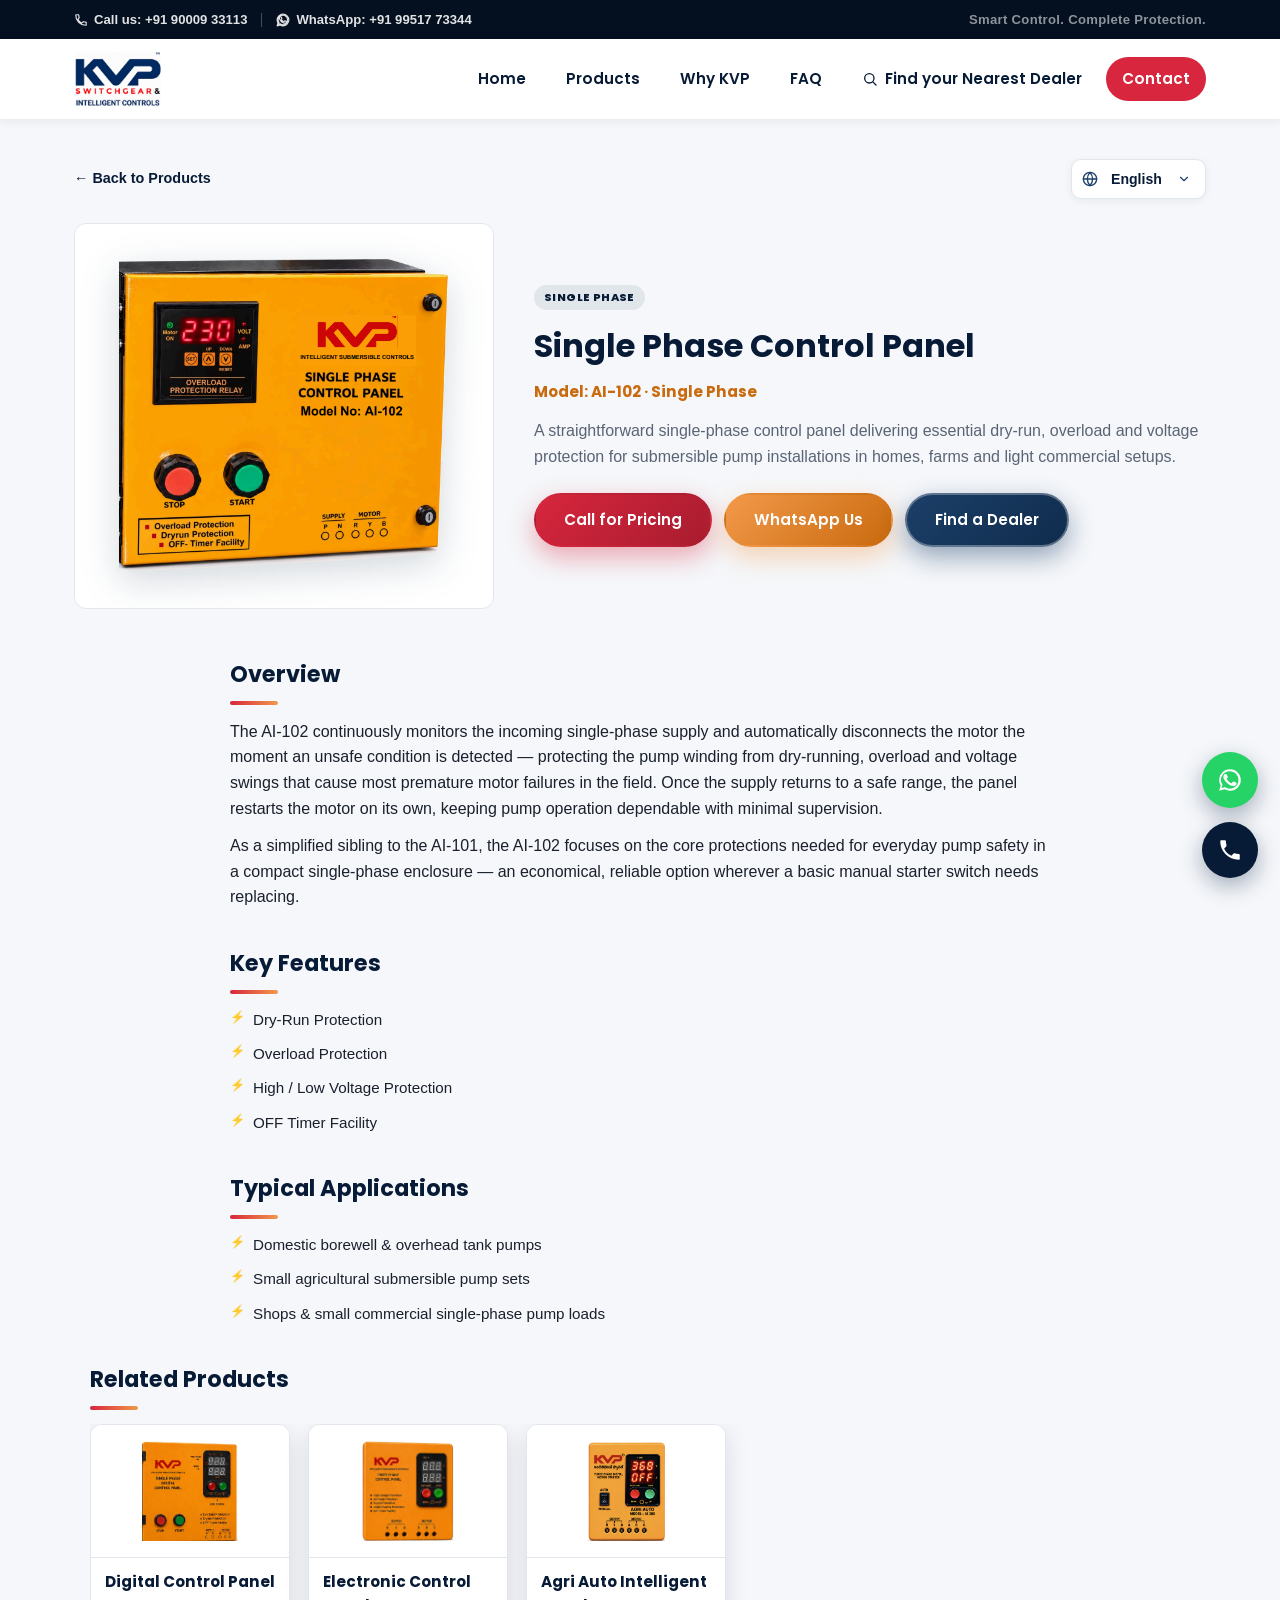
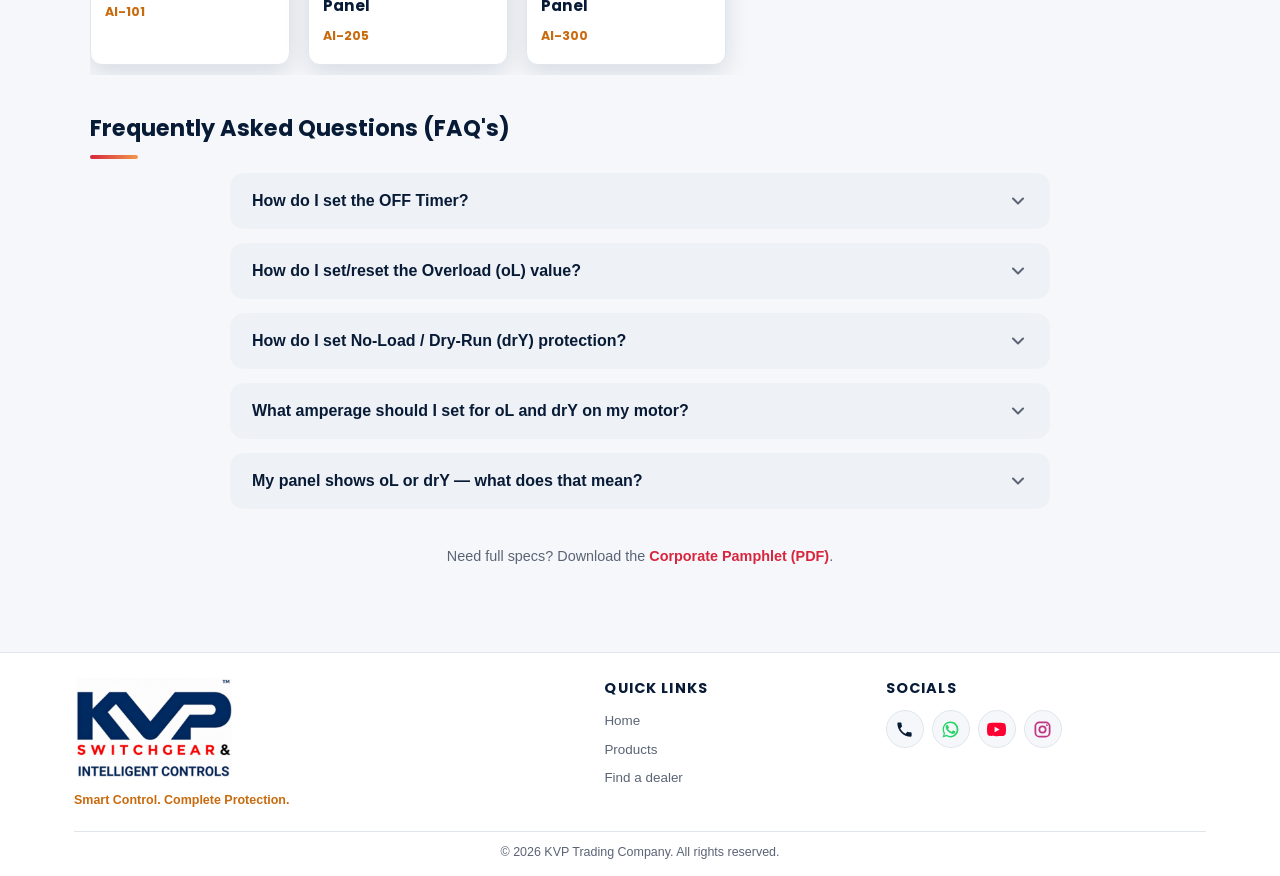
<file: products/ai-102.html>
<!DOCTYPE html>
<html lang="en">
<head>
<meta charset="UTF-8" />
<meta name="viewport" content="width=device-width, initial-scale=1.0" />
<title>KVP AI-102 Single Phase Control Panel | KVP Switchgear &amp; Intelligent Controls</title>
<meta name="description" content="KVP AI-102 — a single-phase control panel with dry-run, overload and high/low voltage protection plus OFF timer facility, built for submersible pumps, borewell motors and water-supply applications." />
<link rel="canonical" href="https://kvpcontrols.in/products/ai-102.html" />
<link rel="icon" href="../assets/images/kvp-logo.jpeg" />
<link rel="preconnect" href="https://fonts.googleapis.com" />
<link rel="preconnect" href="https://fonts.gstatic.com" crossorigin />
<link href="https://fonts.googleapis.com/css2?family=Poppins:wght@500;600;700;800&display=swap" rel="stylesheet" />
<link rel="stylesheet" href="../css/styles.css?v=20261113translations4" />
</head>
<body>

<div class="topbar">
  <div class="topbar-row">
    <div class="topbar-contacts">
      <a href="tel:+919000933113" class="topbar-link">
        <svg viewBox="0 0 24 24" aria-hidden="true"><path d="M6.6 10.8c1.4 2.8 3.8 5.2 6.6 6.6l2.2-2.2c.3-.3.7-.4 1-.2 1.1.4 2.4.6 3.6.6.6 0 1 .4 1 1V20c0 .6-.4 1-1 1-9.4 0-17-7.6-17-17 0-.6.4-1 1-1h3.2c.6 0 1 .4 1 1 0 1.3.2 2.5.6 3.6.1.4 0 .8-.2 1L6.6 10.8z"/></svg>
        Call us: +91 90009 33113
      </a>
      <span class="topbar-divider"></span>
      <a href="https://wa.me/919951773344" target="_blank" rel="noopener" class="topbar-link topbar-whatsapp">
        <svg viewBox="0 0 24 24" aria-hidden="true"><path d="M17.47 14.38c-.3-.15-1.78-.88-2.05-.98-.28-.1-.48-.15-.68.15-.2.3-.78.98-.96 1.18-.17.2-.35.22-.65.08-.3-.15-1.26-.46-2.4-1.48-.89-.79-1.48-1.76-1.66-2.06-.17-.3-.02-.46.13-.61.14-.14.3-.35.45-.53.15-.17.2-.3.3-.5.1-.2.05-.37-.02-.52-.08-.15-.68-1.64-.94-2.24-.24-.58-.5-.5-.68-.51h-.58c-.2 0-.52.08-.79.37-.27.3-1.04 1.02-1.04 2.48 0 1.46 1.07 2.87 1.22 3.07.15.2 2.1 3.2 5.08 4.49.71.3 1.26.49 1.69.63.71.22 1.36.19 1.87.12.57-.09 1.78-.73 2.03-1.43.25-.7.25-1.3.18-1.43-.07-.13-.27-.2-.57-.35z"/><path d="M12.02 2C6.5 2 2.04 6.46 2.04 12c0 1.86.5 3.6 1.4 5.1L2 22l5.03-1.4A9.9 9.9 0 0 0 12.02 22C17.53 22 22 17.54 22 12S17.53 2 12.02 2zm0 18.1c-1.63 0-3.14-.48-4.42-1.3l-.32-.2-3 .84.8-2.95-.21-.33a8.07 8.07 0 0 1-1.25-4.16c0-4.48 3.64-8.12 8.12-8.12 4.48 0 8.12 3.64 8.12 8.12 0 4.48-3.64 8.1-8.12 8.1z"/></svg>
        WhatsApp: +91 99517 73344
      </a>
    </div>
    <div class="topbar-tagline">Smart Control. Complete Protection.</div>
  </div>
</div>

<header class="site-header">
  <div class="nav-wrap">
    <a href="../index.html#home" class="brand">
      <img src="../assets/images/kvp-logo-crop.png" alt="KVP Switchgear &amp; Intelligent Controls logo" />
    </a>
    <nav class="nav-links">
      <a href="../index.html#home">Home</a>
      <a href="../index.html#products">Products</a>
      <a href="../index.html#features">Why KVP</a>
      <a href="../index.html#faq">FAQ</a>
      <a href="../dealers.html" class="nav-search-link">
        <svg viewBox="0 0 24 24" aria-hidden="true"><circle cx="11" cy="11" r="7"/><line x1="21" y1="21" x2="16.65" y2="16.65"/></svg>
        Find your Nearest Dealer
      </a>
      <a href="../index.html#contact" class="cta">Contact</a>
    </nav>
    <button class="nav-toggle" aria-label="Toggle navigation menu">
      <span></span><span></span><span></span>
    </button>
  </div>
</header>

<main>
  <section class="product-detail">
    <div class="container">
      <div class="pd-top-row">
        <a class="pd-back" href="../index.html#products">&larr; Back to Products</a>
        <div class="lang-select-wrap">
          <svg class="lang-globe-icon" width="16" height="16" viewBox="0 0 24 24" fill="none" stroke="currentColor" stroke-width="2" stroke-linecap="round" stroke-linejoin="round" aria-hidden="true"><circle cx="12" cy="12" r="10"/><line x1="2" y1="12" x2="22" y2="12"/><path d="M12 2a15.3 15.3 0 0 1 4 10 15.3 15.3 0 0 1-4 10 15.3 15.3 0 0 1-4-10 15.3 15.3 0 0 1 4-10z"/></svg>
          <select id="langSelect" class="lang-select" aria-label="Select language">
            <option value="en">English</option>
            <option value="te">తెలుగు</option>
            <option value="ta">தமிழ்</option>
            <option value="hi">हिंदी</option>
            <option value="kn">ಕನ್ನಡ</option>
          </select>
        </div>
      </div>

      <div class="pd-hero">
        <div class="pd-media">
          <img src="../assets/images/cutouts/pdf-page3-ai102.png" alt="KVP AI-102 single phase control panel" />
        </div>
        <div class="pd-info">
          <div class="product-badges"><span class="badge badge-phase">Single Phase</span></div>
          <h1 data-te="సింగిల్ ఫేజ్ కంట్రోల్ ప్యానెల్" data-ta="சிங்கிள் பேஸ் கட்டுப்பாட்டு பலகை" data-hi="सिंगल फेज़ कंट्रोल पैनल" data-kn="ಸಿಂಗಲ್ ಫೇಸ್ ಕಂಟ್ರೋಲ್ ಪ್ಯಾನೆಲ್">Single Phase Control Panel</h1>
          <div class="model">Model: AI-102 &middot; Single Phase</div>
          <p class="pd-lead" data-te="ఇళ్లు, వ్యవసాయ క్షేత్రాలు మరియు చిన్న వాణిజ్య అవసరాల కోసం సబ్‌మెర్సిబుల్ పంప్ ఇన్‌స్టాలేషన్లకు అవసరమైన డ్రై-రన్, ఓవర్‌లోడ్ మరియు వోల్టేజ్ రక్షణను అందించే సరళమైన సింగిల్ ఫేజ్ కంట్రోల్ ప్యానెల్." data-ta="வீடுகள், பண்ணைகள் மற்றும் சிறு வணிக அமைப்புகளில் சப்மெர்சிபிள் பம்ப் நிறுவல்களுக்குத் தேவையான டிரை-ரன், ஓவர்லோட் மற்றும் மின்னழுத்த பாதுகாப்பை வழங்கும் எளிய சிங்கிள் பேஸ் கட்டுப்பாட்டு பலகை." data-hi="घरों, खेतों और छोटे व्यावसायिक जगहों में सबमर्सिबल पंप इंस्टॉलेशन के लिए ज़रूरी ड्राई-रन, ओवरलोड और वोल्टेज सुरक्षा देने वाला सीधा-सादा सिंगल फेज़ कंट्रोल पैनल।" data-kn="ಮನೆಗಳು, ಕೃಷಿ ಭೂಮಿಗಳು ಮತ್ತು ಸಣ್ಣ ವಾಣಿಜ್ಯ ಸ್ಥಳಗಳಲ್ಲಿ ಸಬ್‌ಮರ್ಸಿಬಲ್ ಪಂಪ್ ಅಳವಡಿಕೆಗಳಿಗೆ ಅಗತ್ಯವಾದ ಡ್ರೈ-ರನ್, ಓವರ್‌ಲೋಡ್ ಮತ್ತು ವೋಲ್ಟೇಜ್ ರಕ್ಷಣೆ ನೀಡುವ ಸರಳ ಸಿಂಗಲ್ ಫೇಸ್ ಕಂಟ್ರೋಲ್ ಪ್ಯಾನೆಲ್.">
            A straightforward single-phase control panel delivering essential dry-run, overload
            and voltage protection for submersible pump installations in homes, farms and light
            commercial setups.
          </p>
          <div class="pd-cta-row">
            <a href="tel:+919951773344" class="btn btn-primary">Call for Pricing</a>
            <a href="https://wa.me/919951773344?text=Hello%20KVP%2C%20I%27m%20interested%20in%20the%20AI-102%20Single%20Phase%20Control%20Panel.%20Could%20you%20share%20more%20details%3F" target="_blank" rel="noopener" class="btn btn-orange">WhatsApp Us</a>
            <a href="../dealers.html" class="btn btn-blue">Find a Dealer</a>
          </div>
        </div>
      </div>

      <div class="pd-section">
        <h2 data-te="అవలోకనం" data-ta="கண்ணோட்டம்" data-hi="अवलोकन" data-kn="ಅವಲೋಕನ">Overview</h2>
        <p data-te="AI-102 నిరంతరం వచ్చే సింగిల్ ఫేజ్ విద్యుత్ సరఫరాను పరిశీలిస్తూ, అసురక్షిత పరిస్థితి కనిపించిన వెంటనే మోటారును ఆటోమేటిక్‌గా ఆపివేస్తుంది — డ్రై-రన్నింగ్, ఓవర్‌లోడ్ మరియు వోల్టేజ్ హెచ్చుతగ్గుల నుండి పంప్ వైండింగ్‌ను కాపాడుతుంది, ఇవే చాలా వరకు మోటారు త్వరగా పాడవడానికి కారణమవుతాయి. సరఫరా సురక్షిత స్థాయికి తిరిగి వచ్చిన వెంటనే, ప్యానెల్ స్వయంగా మోటారును మళ్లీ ప్రారంభిస్తుంది, దీని వలన తక్కువ పర్యవేక్షణతో పంప్ ఆపరేషన్ నమ్మకంగా కొనసాగుతుంది." data-ta="AI-102, வரும் சிங்கிள் பேஸ் மின்சாரத்தை தொடர்ந்து கண்காணித்து, பாதுகாப்பற்ற நிலை கண்டறியப்பட்ட உடனேயே மோட்டாரை தானாகவே துண்டிக்கிறது — டிரை-ரன்னிங், ஓவர்லோட் மற்றும் மின்னழுத்த ஏற்ற இறக்கங்களிலிருந்து பம்ப் வைண்டிங்கை பாதுகாக்கிறது, இவையே பெரும்பாலான மோட்டார் முன்கூட்டிய பழுதுகளுக்கு காரணமாகின்றன. மின்சாரம் பாதுகாப்பான நிலைக்கு திரும்பியவுடன், பேனல் தானாகவே மோட்டாரை மீண்டும் தொடங்குகிறது, இதனால் குறைந்த கண்காணிப்புடன் பம்ப் இயக்கம் நம்பகமாக தொடர்கிறது." data-hi="AI-102 लगातार आने वाली सिंगल फेज़ बिजली आपूर्ति पर नज़र रखता है और असुरक्षित स्थिति मिलते ही मोटर को अपने आप डिस्कनेक्ट कर देता है — ड्राई-रनिंग, ओवरलोड और वोल्टेज के उतार-चढ़ाव से पंप वाइंडिंग को बचाता है, जो ज़्यादातर मोटर के जल्दी खराब होने की वजह बनते हैं। सप्लाई सुरक्षित स्तर पर आते ही, पैनल खुद मोटर को फिर चालू कर देता है, जिससे कम निगरानी में भी पंप का संचालन भरोसेमंद बना रहता है।" data-kn="AI-102 ನಿರಂತರವಾಗಿ ಬರುವ ಸಿಂಗಲ್ ಫೇಸ್ ವಿದ್ಯುತ್ ಸರಬರಾಜನ್ನು ಗಮನಿಸುತ್ತದೆ ಮತ್ತು ಅಸುರಕ್ಷಿತ ಸ್ಥಿತಿ ಕಂಡುಬಂದ ತಕ್ಷಣ ಮೋಟಾರನ್ನು ಸ್ವಯಂಚಾಲಿತವಾಗಿ ಸಂಪರ್ಕ ಕಡಿತಗೊಳಿಸುತ್ತದೆ — ಡ್ರೈ-ರನ್ನಿಂಗ್, ಓವರ್‌ಲೋಡ್ ಮತ್ತು ವೋಲ್ಟೇಜ್ ಏರಿಳಿತಗಳಿಂದ ಪಂಪ್ ವೈಂಡಿಂಗ್ ಅನ್ನು ರಕ್ಷಿಸುತ್ತದೆ, ಇವೇ ಹೆಚ್ಚಿನ ಮೋಟಾರ್ ಬೇಗ ಹಾಳಾಗಲು ಕಾರಣವಾಗುತ್ತವೆ. ಸರಬರಾಜು ಸುರಕ್ಷಿತ ಮಟ್ಟಕ್ಕೆ ಮರಳಿದ ತಕ್ಷಣ, ಪ್ಯಾನೆಲ್ ತಾನಾಗಿಯೇ ಮೋಟಾರನ್ನು ಮರುಪ್ರಾರಂಭಿಸುತ್ತದೆ, ಇದರಿಂದ ಕಡಿಮೆ ಮೇಲ್ವಿಚಾರಣೆಯೊಂದಿಗೂ ಪಂಪ್ ಕಾರ್ಯಾಚರಣೆ ವಿಶ್ವಾಸಾರ್ಹವಾಗಿ ಮುಂದುವರಿಯುತ್ತದೆ.">
          The AI-102 continuously monitors the incoming single-phase supply and automatically
          disconnects the motor the moment an unsafe condition is detected &mdash; protecting the
          pump winding from dry-running, overload and voltage swings that cause most premature
          motor failures in the field. Once the supply returns to a safe range, the panel restarts
          the motor on its own, keeping pump operation dependable with minimal supervision.
        </p>
        <p data-te="AI-101 యొక్క సరళీకృత వెర్షన్‌గా, AI-102 కాంపాక్ట్ సింగిల్ ఫేజ్ ఎన్‌క్లోజర్‌లో రోజువారీ పంప్ భద్రత కోసం అవసరమైన ప్రధాన రక్షణలపై దృష్టి పెడుతుంది &mdash; సాధారణ మాన్యువల్ స్టార్టర్ స్విచ్‌ను మార్చాల్సిన ప్రతిచోటా ఇది పొదుపైన, నమ్మకమైన ఎంపిక." data-ta="AI-101-ன் எளிமைப்படுத்தப்பட்ட பதிப்பாக, AI-102 கன சிறிய சிங்கிள் பேஸ் அடைப்பில் அன்றாட பம்ப் பாதுகாப்பிற்கு தேவையான முக்கிய பாதுகாப்புகளில் கவனம் செலுத்துகிறது &mdash; சாதாரண மேனுவல் ஸ்டார்ட்டர் சுவிட்சை மாற்ற வேண்டிய இடங்களில் இது ஒரு சிக்கனமான, நம்பகமான தேர்வாகும்." data-hi="AI-101 के सरल संस्करण के रूप में, AI-102 कॉम्पैक्ट सिंगल फेज़ एनक्लोज़र में रोज़मर्रा की पंप सुरक्षा के लिए ज़रूरी मुख्य सुरक्षा सुविधाओं पर ध्यान देता है &mdash; जहां भी एक साधारण मैनुअल स्टार्टर स्विच बदलना हो, वहां यह एक किफायती, भरोसेमंद विकल्प है।" data-kn="AI-101 ನ ಸರಳೀಕೃತ ಆವೃತ್ತಿಯಾಗಿ, AI-102 ಕಾಂಪ್ಯಾಕ್ಟ್ ಸಿಂಗಲ್ ಫೇಸ್ ಎನ್‌ಕ್ಲೋಶರ್‌ನಲ್ಲಿ ದೈನಂದಿನ ಪಂಪ್ ಸುರಕ್ಷತೆಗೆ ಅಗತ್ಯವಾದ ಪ್ರಮುಖ ರಕ್ಷಣೆಗಳ ಮೇಲೆ ಗಮನ ಹರಿಸುತ್ತದೆ &mdash; ಸಾಮಾನ್ಯ ಮ್ಯಾನುವಲ್ ಸ್ಟಾರ್ಟರ್ ಸ್ವಿಚ್ ಬದಲಾಯಿಸಬೇಕಾದ ಕಡೆಗಳಲ್ಲಿ ಇದು ಆರ್ಥಿಕ, ವಿಶ್ವಾಸಾರ್ಹ ಆಯ್ಕೆಯಾಗಿದೆ.">
          As a simplified sibling to the AI-101, the AI-102 focuses on the core protections needed
          for everyday pump safety in a compact single-phase enclosure &mdash; an economical,
          reliable option wherever a basic manual starter switch needs replacing.
        </p>
      </div>

      <div class="pd-section">
        <h2 data-te="ముఖ్య ఫీచర్లు" data-ta="முக்கிய அம்சங்கள்" data-hi="मुख्य विशेषताएं" data-kn="ಪ್ರಮುಖ ವೈಶಿಷ್ಟ್ಯಗಳು">Key Features</h2>
        <ul class="product-features">
          <li data-te="డ్రై-రన్ రక్షణ" data-ta="டிரை-ரன் பாதுகாப்பு" data-hi="ड्राई-रन सुरक्षा" data-kn="ಡ್ರೈ-ರನ್ ರಕ್ಷಣೆ">Dry-Run Protection</li>
          <li data-te="ఓవర్‌లోడ్ రక్షణ" data-ta="ஓவர்லோட் பாதுகாப்பு" data-hi="ओवरलोड सुरक्षा" data-kn="ಓವರ್‌ಲೋಡ್ ರಕ್ಷಣೆ">Overload Protection</li>
          <li data-te="ఎక్కువ / తక్కువ వోల్టేజ్ రక్షణ" data-ta="அதிக / குறைந்த மின்னழுத்த பாதுகாப்பு" data-hi="ज़्यादा / कम वोल्टेज सुरक्षा" data-kn="ಹೆಚ್ಚು / ಕಡಿಮೆ ವೋಲ್ಟೇಜ್ ರಕ್ಷಣೆ">High / Low Voltage Protection</li>
          <li data-te="ఆఫ్ టైమర్ సౌకర్యం" data-ta="ஆஃப் டைமர் வசதி" data-hi="ऑफ टाइमर सुविधा" data-kn="ಆಫ್ ಟೈಮರ್ ಸೌಲಭ್ಯ">OFF Timer Facility</li>
        </ul>
      </div>

      <div class="pd-section">
        <h2 data-te="సాధారణ ఉపయోగాలు" data-ta="பொதுவான பயன்பாடுகள்" data-hi="सामान्य उपयोग" data-kn="ಸಾಮಾನ್ಯ ಬಳಕೆಗಳು">Typical Applications</h2>
        <ul class="product-features">
          <li data-te="గృహ బోర్‌వెల్ & ఓవర్‌హెడ్ ట్యాంక్ పంపులు" data-ta="வீட்டு போர்வெல் & ஓவர்ஹெட் தொட்டி பம்புகள்" data-hi="घरेलू बोरवेल और ओवरहेड टैंक पंप" data-kn="ಮನೆಯ ಬೋರ್‌ವೆಲ್ & ಓವರ್‌ಹೆಡ್ ಟ್ಯಾಂಕ್ ಪಂಪ್‌ಗಳು">Domestic borewell &amp; overhead tank pumps</li>
          <li data-te="చిన్న వ్యవసాయ సబ్‌మెర్సిబుల్ పంప్ సెట్లు" data-ta="சிறு விவசாய சப்மெர்சிபிள் பம்ப் செட்கள்" data-hi="छोटे कृषि सबमर्सिबल पंप सेट" data-kn="ಸಣ್ಣ ಕೃಷಿ ಸಬ್‌ಮರ್ಸಿಬಲ್ ಪಂಪ್ ಸೆಟ್‌ಗಳು">Small agricultural submersible pump sets</li>
          <li data-te="దుకాణాలు & చిన్న వాణిజ్య సింగిల్ ఫేజ్ పంప్ లోడ్లు" data-ta="கடைகள் & சிறு வணிக சிங்கிள் பேஸ் பம்ப் சுமைகள்" data-hi="दुकानें और छोटे व्यावसायिक सिंगल फेज़ पंप लोड" data-kn="ಅಂಗಡಿಗಳು & ಸಣ್ಣ ವಾಣಿಜ್ಯ ಸಿಂಗಲ್ ಫೇಸ್ ಪಂಪ್ ಲೋಡ್‌ಗಳು">Shops &amp; small commercial single-phase pump loads</li>
        </ul>
      </div>

      <div class="pd-section pd-section-wide">
        <h2>Related Products</h2>
        <div class="pd-related-grid">
          <a class="pd-related-card" href="ai-101.html">
            <div class="pd-related-media"><img src="../assets/images/cutouts/pdf-page3-ai101.png" alt="KVP AI-101 single phase digital control panel" /></div>
            <div class="pd-related-info"><h4>Digital Control Panel</h4><span class="model">AI-101</span></div>
          </a>
          <a class="pd-related-card" href="ai-205.html">
            <div class="pd-related-media"><img src="../assets/images/cutouts/pdf-page4-ai205.png" alt="KVP AI-205 three phase electronic control panel" /></div>
            <div class="pd-related-info"><h4>Electronic Control Panel</h4><span class="model">AI-205</span></div>
          </a>
          <a class="pd-related-card" href="ai-300-agri-auto.html">
            <div class="pd-related-media"><img src="../assets/images/cutouts/pdf-page5-ai300.png" alt="KVP AI-300 Agri Auto intelligent panel" /></div>
            <div class="pd-related-info"><h4>Agri Auto Intelligent Panel</h4><span class="model">AI-300</span></div>
          </a>
        </div>
      </div>

      <div class="pd-section pd-section-wide">
        <h2>Frequently Asked Questions (FAQ's)</h2>
        <div class="faq-list">
          <div class="faq-item">
            <button type="button" class="faq-question" aria-expanded="false">
              <span class="faq-q"><span>How do I set the OFF Timer?</span><span class="faq-q-te" data-te="ఆఫ్ టైమర్‌ను ఎలా సెట్ చేయాలి?" data-ta="ஆஃப் டைமரை எப்படி அமைப்பது?" data-hi="ऑफ टाइमर कैसे सेट करें?" data-kn="ಆಫ್ ಟೈಮರ್ ಅನ್ನು ಹೇಗೆ ಸೆಟ್ ಮಾಡುವುದು?">ఆఫ్ టైమర్‌ను ఎలా సెట్ చేయాలి?</span></span>
              <span class="faq-icon" aria-hidden="true"><svg width="20" height="20" viewBox="0 0 24 24"><polyline points="6 9 12 15 18 9"/></svg></span>
            </button>
            <div class="faq-answer">
              <p><strong>English:</strong> Hold the green UP button for 3 seconds until the display shows 1, 2, 3, 4&hellip; Press UP to add minutes, or the red DOWN button to reduce minutes. Release at your desired minute &mdash; it auto-saves, no need to press SET. Note: the OFF Timer only works if the motor wires are connected.</p>
              <p class="faq-secondary" data-te="ఆకుపచ్చ UP బటన్‌ను 3 సెకన్లు నొక్కి పట్టుకోండి, డిస్‌ప్లేలో 1, 2, 3, 4&hellip; కనిపిస్తుంది. నిమిషాలు పెంచడానికి UP నొక్కండి, తగ్గించడానికి ఎరుపు DOWN నొక్కండి. మీకు కావలసిన నిమిషం వద్ద వదిలేయండి &mdash; ఇది ఆటోమేటిక్‌గా సేవ్ అవుతుంది, SET నొక్కాల్సిన అవసరం లేదు. గమనిక: మోటారు వైర్లు కనెక్ట్ అయి ఉంటేనే ఆఫ్ టైమర్ పనిచేస్తుంది." data-ta="பச்சை UP பொத்தானை 3 வினாடிகள் அழுத்தி பிடிக்கவும், டிஸ்ப்ளேயில் 1, 2, 3, 4&hellip; தெரியும் வரை. நிமிடங்களை கூட்ட UP ஐயும், குறைக்க சிவப்பு DOWN பொத்தானையும் அழுத்தவும். நீங்கள் விரும்பும் நிமிடத்தில் விடுங்கள் &mdash; இது தானாகவே சேமிக்கப்படும், SET அழுத்த தேவையில்லை. குறிப்பு: மோட்டார் வயர்கள் இணைக்கப்பட்டிருந்தால் மட்டுமே ஆஃப் டைமர் வேலை செய்யும்." data-hi="डिस्प्ले पर 1, 2, 3, 4&hellip; दिखने तक हरे UP बटन को 3 सेकंड दबाए रखें। मिनट बढ़ाने के लिए UP, घटाने के लिए लाल DOWN बटन दबाएं। अपनी पसंद के मिनट पर छोड़ दें &mdash; यह अपने आप सेव हो जाता है, SET दबाने की ज़रूरत नहीं। नोट: ऑफ टाइमर तभी काम करता है जब मोटर के तार जुड़े हों।" data-kn="ಡಿಸ್‌ಪ್ಲೇಯಲ್ಲಿ 1, 2, 3, 4&hellip; ಕಾಣಿಸುವವರೆಗೆ ಹಸಿರು UP ಬಟನ್ ಅನ್ನು 3 ಸೆಕೆಂಡುಗಳ ಕಾಲ ಒತ್ತಿ ಹಿಡಿಯಿರಿ. ನಿಮಿಷಗಳನ್ನು ಹೆಚ್ಚಿಸಲು UP, ಕಡಿಮೆ ಮಾಡಲು ಕೆಂಪು DOWN ಬಟನ್ ಒತ್ತಿ. ನಿಮಗೆ ಬೇಕಾದ ನಿಮಿಷದಲ್ಲಿ ಬಿಡಿ &mdash; ಇದು ತಾನಾಗಿಯೇ ಉಳಿಸುತ್ತದೆ, SET ಒತ್ತುವ ಅಗತ್ಯವಿಲ್ಲ. ಗಮನಿಸಿ: ಮೋಟಾರ್ ವೈರ್‌ಗಳು ಸಂಪರ್ಕಗೊಂಡಿದ್ದರೆ ಮಾತ್ರ ಆಫ್ ಟೈಮರ್ ಕೆಲಸ ಮಾಡುತ್ತದೆ."><strong>తెలుగు:</strong> ఆకుపచ్చ UP బటన్‌ను 3 సెకన్లు నొక్కి పట్టుకోండి, డిస్‌ప్లేలో 1, 2, 3, 4&hellip; కనిపిస్తుంది. నిమిషాలు పెంచడానికి UP నొక్కండి, తగ్గించడానికి ఎరుపు DOWN నొక్కండి. మీకు కావలసిన నిమిషం వద్ద వదిలేయండి &mdash; ఇది ఆటోమేటిక్‌గా సేవ్ అవుతుంది, SET నొక్కాల్సిన అవసరం లేదు. గమనిక: మోటారు వైర్లు కనెక్ట్ అయి ఉంటేనే ఆఫ్ టైమర్ పనిచేస్తుంది.</p>
            </div>
          </div>
          <div class="faq-item">
            <button type="button" class="faq-question" aria-expanded="false">
              <span class="faq-q"><span>How do I set/reset the Overload (oL) value?</span><span class="faq-q-te" data-te="ఓవర్‌లోడ్ (oL) విలువను ఎలా సెట్/రీసెట్ చేయాలి?" data-ta="ஓவர்லோட் (oL) மதிப்பை எப்படி அமைப்பது/மீட்டமைப்பது?" data-hi="ओवरलोड (oL) वैल्यू कैसे सेट/रीसेट करें?" data-kn="ಓವರ್‌ಲೋಡ್ (oL) ಮೌಲ್ಯವನ್ನು ಹೇಗೆ ಸೆಟ್/ರೀಸೆಟ್ ಮಾಡುವುದು?">ఓవర్‌లోడ్ (oL) విలువను ఎలా సెట్/రీసెట్ చేయాలి?</span></span>
              <span class="faq-icon" aria-hidden="true"><svg width="20" height="20" viewBox="0 0 24 24"><polyline points="6 9 12 15 18 9"/></svg></span>
            </button>
            <div class="faq-answer">
              <p><strong>English:</strong> Press and hold SET for 3 seconds to enter settings, select oL, then use UP/DOWN to adjust the amperage (A) to match your motor. Press SET again to save and confirm.</p>
              <p class="faq-secondary" data-te="సెట్టింగ్స్‌లోకి వెళ్లడానికి SET బటన్‌ను 3 సెకన్లు నొక్కి పట్టుకోండి, oL ఎంచుకోండి, తర్వాత మీ మోటారుకు సరిపోయేలా UP/DOWN తో ఆంపియర్ (A) విలువను సర్దండి. సేవ్ చేసి నిర్ధారించడానికి మళ్లీ SET నొక్కండి." data-ta="அமைப்புகளுக்குள் செல்ல SET ஐ 3 வினாடிகள் அழுத்தி பிடிக்கவும், oL ஐ தேர்ந்தெடுக்கவும், பிறகு உங்கள் மோட்டாருக்கு ஏற்ப ஆம்பியர் (A) மதிப்பை UP/DOWN மூலம் சரிசெய்யவும். சேமித்து உறுதிப்படுத்த மீண்டும் SET அழுத்தவும்." data-hi="सेटिंग्स में जाने के लिए SET को 3 सेकंड दबाए रखें, oL चुनें, फिर अपने मोटर के अनुसार एम्पियर (A) वैल्यू को UP/DOWN से सेट करें। सेव और कन्फर्म करने के लिए फिर से SET दबाएं।" data-kn="ಸೆಟ್ಟಿಂಗ್‌ಗಳಿಗೆ ಹೋಗಲು SET ಅನ್ನು 3 ಸೆಕೆಂಡುಗಳ ಕಾಲ ಒತ್ತಿ ಹಿಡಿಯಿರಿ, oL ಆಯ್ಕೆಮಾಡಿ, ನಂತರ ನಿಮ್ಮ ಮೋಟಾರಿಗೆ ಹೊಂದುವಂತೆ UP/DOWN ಬಳಸಿ ಆಂಪಿಯರ್ (A) ಮೌಲ್ಯವನ್ನು ಸರಿಹೊಂದಿಸಿ. ಉಳಿಸಿ ಖಚಿತಪಡಿಸಲು ಮತ್ತೆ SET ಒತ್ತಿ."><strong>తెలుగు:</strong> సెట్టింగ్స్‌లోకి వెళ్లడానికి SET బటన్‌ను 3 సెకన్లు నొక్కి పట్టుకోండి, oL ఎంచుకోండి, తర్వాత మీ మోటారుకు సరిపోయేలా UP/DOWN తో ఆంపియర్ (A) విలువను సర్దండి. సేవ్ చేసి నిర్ధారించడానికి మళ్లీ SET నొక్కండి.</p>
            </div>
          </div>
          <div class="faq-item">
            <button type="button" class="faq-question" aria-expanded="false">
              <span class="faq-q"><span>How do I set No-Load / Dry-Run (drY) protection?</span><span class="faq-q-te" data-te="నో-లోడ్ / డ్రై-రన్ (drY) రక్షణను ఎలా సెట్ చేయాలి?" data-ta="நோ-லோட் / டிரை-ரன் (drY) பாதுகாப்பை எப்படி அமைப்பது?" data-hi="नो-लोड / ड्राई-रन (drY) सुरक्षा कैसे सेट करें?" data-kn="ನೋ-ಲೋಡ್ / ಡ್ರೈ-ರನ್ (drY) ರಕ್ಷಣೆಯನ್ನು ಹೇಗೆ ಸೆಟ್ ಮಾಡುವುದು?">నో-లోడ్ / డ్రై-రన్ (drY) రక్షణను ఎలా సెట్ చేయాలి?</span></span>
              <span class="faq-icon" aria-hidden="true"><svg width="20" height="20" viewBox="0 0 24 24"><polyline points="6 9 12 15 18 9"/></svg></span>
            </button>
            <div class="faq-answer">
              <p><strong>English:</strong> Press SET, select drY, then use UP/DOWN to set the amperage (A) at which the panel should detect dry-run/no-load. Press SET again to save and confirm. As a guide: set oL to your motor's running amps + 2A, and drY to running amps &minus; 2A.</p>
              <p class="faq-secondary" data-te="SET నొక్కండి, drY ఎంచుకోండి, తర్వాత పంప్ డ్రై-రన్/నో-లోడ్‌ను గుర్తించాల్సిన ఆంపియర్ (A) విలువను UP/DOWN తో సెట్ చేయండి. సేవ్ చేసి నిర్ధారించడానికి మళ్లీ SET నొక్కండి. సూచన: oL విలువను మీ మోటారు రన్నింగ్ ఆంప్స్ + 2A గాను, drY విలువను రన్నింగ్ ఆంప్స్ &minus; 2A గాను సెట్ చేయండి." data-ta="SET அழுத்தவும், drY ஐ தேர்ந்தெடுக்கவும், பிறகு பேனல் டிரை-ரன்/நோ-லோட் கண்டறிய வேண்டிய ஆம்பியர் (A) மதிப்பை UP/DOWN மூலம் அமைக்கவும். சேமித்து உறுதிப்படுத்த மீண்டும் SET அழுத்தவும். வழிகாட்டியாக: oL ஐ உங்கள் மோட்டாரின் ரன்னிங் ஆம்ப்ஸ் + 2A ஆகவும், drY ஐ ரன்னிங் ஆம்ப்ஸ் &minus; 2A ஆகவும் அமைக்கவும்." data-hi="SET दबाएं, drY चुनें, फिर पैनल को ड्राई-रन/नो-लोड पहचानने के लिए एम्पियर (A) वैल्यू UP/DOWN से सेट करें। सेव और कन्फर्म करने के लिए फिर से SET दबाएं। मार्गदर्शन: oL को मोटर के रनिंग एम्प्स + 2A पर और drY को रनिंग एम्प्स &minus; 2A पर सेट करें।" data-kn="SET ಒತ್ತಿ, drY ಆಯ್ಕೆಮಾಡಿ, ನಂತರ ಪ್ಯಾನೆಲ್ ಡ್ರೈ-ರನ್/ನೋ-ಲೋಡ್ ಪತ್ತೆಹಚ್ಚಬೇಕಾದ ಆಂಪಿಯರ್ (A) ಮೌಲ್ಯವನ್ನು UP/DOWN ಬಳಸಿ ಸೆಟ್ ಮಾಡಿ. ಉಳಿಸಿ ಖಚಿತಪಡಿಸಲು ಮತ್ತೆ SET ಒತ್ತಿ. ಮಾರ್ಗದರ್ಶಿಯಾಗಿ: oL ಅನ್ನು ನಿಮ್ಮ ಮೋಟಾರಿನ ರನ್ನಿಂಗ್ ಆಂಪ್ಸ್ + 2A ಗೆ, drY ಅನ್ನು ರನ್ನಿಂಗ್ ಆಂಪ್ಸ್ &minus; 2A ಗೆ ಸೆಟ್ ಮಾಡಿ."><strong>తెలుగు:</strong> SET నొక్కండి, drY ఎంచుకోండి, తర్వాత పంప్ డ్రై-రన్/నో-లోడ్‌ను గుర్తించాల్సిన ఆంపియర్ (A) విలువను UP/DOWN తో సెట్ చేయండి. సేవ్ చేసి నిర్ధారించడానికి మళ్లీ SET నొక్కండి. సూచన: oL విలువను మీ మోటారు రన్నింగ్ ఆంప్స్ + 2A గాను, drY విలువను రన్నింగ్ ఆంప్స్ &minus; 2A గాను సెట్ చేయండి.</p>
            </div>
          </div>
          <div class="faq-item">
            <button type="button" class="faq-question" aria-expanded="false">
              <span class="faq-q"><span>What amperage should I set for oL and drY on my motor?</span><span class="faq-q-te" data-te="నా మోటారు కోసం oL మరియు drY వద్ద ఏ ఆంపియర్ విలువను సెట్ చేయాలి?" data-ta="எனது மோட்டாருக்கு oL மற்றும் drY-க்கு என்ன ஆம்பியர் மதிப்பை அமைக்க வேண்டும்?" data-hi="मेरी मोटर के लिए oL और drY पर कौन सा एम्पियर सेट करना चाहिए?" data-kn="ನನ್ನ ಮೋಟಾರಿಗೆ oL ಮತ್ತು drY ನಲ್ಲಿ ಯಾವ ಆಂಪಿಯರ್ ಮೌಲ್ಯವನ್ನು ಸೆಟ್ ಮಾಡಬೇಕು?">నా మోటారు కోసం oL మరియు drY వద్ద ఏ ఆంపియర్ విలువను సెట్ చేయాలి?</span></span>
              <span class="faq-icon" aria-hidden="true"><svg width="20" height="20" viewBox="0 0 24 24"><polyline points="6 9 12 15 18 9"/></svg></span>
            </button>
            <div class="faq-answer">
              <p><strong>English:</strong> Check your motor's nameplate for its rated running current, then set oL to that running current + 2A, and drY to the running current &minus; 2A. These are general starting points &mdash; fine-tune after observing the motor's actual running amps.</p>
              <p class="faq-secondary" data-te="మీ మోటారు నేమ్‌ప్లేట్‌పై ఉన్న రేటెడ్ రన్నింగ్ కరెంట్‌ను చూడండి, తర్వాత oL విలువను ఆ రన్నింగ్ కరెంట్ + 2A గాను, drY విలువను రన్నింగ్ కరెంట్ &minus; 2A గాను సెట్ చేయండి. ఇవి సాధారణ ప్రారంభ విలువలు &mdash; మోటారు వాస్తవ రన్నింగ్ ఆంప్స్‌ను గమనించిన తర్వాత వీటిని సరిచేసుకోండి." data-ta="உங்கள் மோட்டாரின் நேம்பிளேட்டில் உள்ள ரேட் செய்யப்பட்ட ரன்னிங் கரண்டை பார்க்கவும், பிறகு oL ஐ அந்த ரன்னிங் கரண்ட் + 2A ஆகவும், drY ஐ ரன்னிங் கரண்ட் &minus; 2A ஆகவும் அமைக்கவும். இவை பொதுவான தொடக்க மதிப்புகள் &mdash; மோட்டாரின் உண்மையான ரன்னிங் ஆம்ப்ஸை கவனித்த பிறகு இவற்றை சரிசெய்யவும்." data-hi="अपने मोटर की नेमप्लेट पर दी गई रेटेड रनिंग करंट देखें, फिर oL को उस रनिंग करंट + 2A पर और drY को रनिंग करंट &minus; 2A पर सेट करें। ये सामान्य शुरुआती मान हैं &mdash; मोटर की वास्तविक रनिंग एम्प्स देखने के बाद इन्हें ठीक कर लें।" data-kn="ನಿಮ್ಮ ಮೋಟಾರಿನ ನೇಮ್‌ಪ್ಲೇಟ್‌ನಲ್ಲಿರುವ ರೇಟೆಡ್ ರನ್ನಿಂಗ್ ಕರೆಂಟ್ ಅನ್ನು ಪರಿಶೀಲಿಸಿ, ನಂತರ oL ಅನ್ನು ಆ ರನ್ನಿಂಗ್ ಕರೆಂಟ್ + 2A ಗೆ, drY ಅನ್ನು ರನ್ನಿಂಗ್ ಕರೆಂಟ್ &minus; 2A ಗೆ ಸೆಟ್ ಮಾಡಿ. ಇವು ಸಾಮಾನ್ಯ ಆರಂಭಿಕ ಮೌಲ್ಯಗಳು &mdash; ಮೋಟಾರಿನ ನಿಜವಾದ ರನ್ನಿಂಗ್ ಆಂಪ್ಸ್ ಗಮನಿಸಿದ ನಂತರ ಇವುಗಳನ್ನು ಸರಿಹೊಂದಿಸಿ."><strong>తెలుగు:</strong> మీ మోటారు నేమ్‌ప్లేట్‌పై ఉన్న రేటెడ్ రన్నింగ్ కరెంట్‌ను చూడండి, తర్వాత oL విలువను ఆ రన్నింగ్ కరెంట్ + 2A గాను, drY విలువను రన్నింగ్ కరెంట్ &minus; 2A గాను సెట్ చేయండి. ఇవి సాధారణ ప్రారంభ విలువలు &mdash; మోటారు వాస్తవ రన్నింగ్ ఆంప్స్‌ను గమనించిన తర్వాత వీటిని సరిచేసుకోండి.</p>
            </div>
          </div>
          <div class="faq-item">
            <button type="button" class="faq-question" aria-expanded="false">
              <span class="faq-q"><span>My panel shows oL or drY &mdash; what does that mean?</span><span class="faq-q-te" data-te="నా ప్యానెల్‌లో oL లేదా drY కనిపిస్తోంది &mdash; దాని అర్థం ఏమిటి?" data-ta="என் பேனலில் oL அல்லது drY தெரிகிறது &mdash; அதன் அர்த்தம் என்ன?" data-hi="मेरे पैनल पर oL या drY दिख रहा है &mdash; इसका क्या मतलब है?" data-kn="ನನ್ನ ಪ್ಯಾನೆಲ್‌ನಲ್ಲಿ oL ಅಥವಾ drY ಕಾಣಿಸುತ್ತಿದೆ &mdash; ಇದರ ಅರ್ಥವೇನು?">నా ప్యానెల్‌లో oL లేదా drY కనిపిస్తోంది &mdash; దాని అర్థం ఏమిటి?</span></span>
              <span class="faq-icon" aria-hidden="true"><svg width="20" height="20" viewBox="0 0 24 24"><polyline points="6 9 12 15 18 9"/></svg></span>
            </button>
            <div class="faq-answer">
              <p><strong>English:</strong> "oL" means the motor current has exceeded the set overload limit &mdash; check the pump/motor for jamming or overheating before resuming. "drY" means the panel detected no-load/dry-run conditions, usually because the water source has run out &mdash; check the source before restarting.</p>
              <p class="faq-secondary" data-te="&quot;oL&quot; అంటే మోటారు కరెంట్ సెట్ చేసిన ఓవర్‌లోడ్ పరిమితిని మించిపోయింది &mdash; మళ్లీ ఆన్ చేసే ముందు పంప్/మోటారులో జామింగ్ లేదా వేడెక్కడం లేదని చూసుకోండి. &quot;drY&quot; అంటే ప్యానెల్ నో-లోడ్/డ్రై-రన్ పరిస్థితిని గుర్తించింది, సాధారణంగా నీటి మూలం అయిపోవడం వలన &mdash; మళ్లీ ఆన్ చేసే ముందు నీటి మూలాన్ని తనిఖీ చేయండి." data-ta="&quot;oL&quot; என்றால் மோட்டார் கரெண்ட் அமைக்கப்பட்ட ஓவர்லோட் வரம்பை தாண்டிவிட்டது &mdash; மீண்டும் தொடங்கும் முன் பம்ப்/மோட்டாரில் சிக்கல் அல்லது அதிக சூடு இல்லையா எனப் பார்க்கவும். &quot;drY&quot; என்றால் பேனல் நோ-லோட்/டிரை-ரன் நிலையை கண்டறிந்தது, பொதுவாக நீர் ஆதாரம் தீர்ந்துவிட்டதால் &mdash; மீண்டும் தொடங்கும் முன் ஆதாரத்தை சரிபார்க்கவும்." data-hi="&quot;oL&quot; का मतलब है मोटर करंट तय ओवरलोड सीमा से ज़्यादा हो गया है &mdash; दोबारा चालू करने से पहले पंप/मोटर में जाम या ज़्यादा गर्मी की जांच करें। &quot;drY&quot; का मतलब है पैनल ने नो-लोड/ड्राई-रन स्थिति पहचानी है, आमतौर पर पानी का स्रोत खत्म होने से &mdash; दोबारा चालू करने से पहले स्रोत जांचें।" data-kn="&quot;oL&quot; ಎಂದರೆ ಮೋಟಾರ್ ಕರೆಂಟ್ ಸೆಟ್ ಮಾಡಿದ ಓವರ್‌ಲೋಡ್ ಮಿತಿಯನ್ನು ಮೀರಿದೆ &mdash; ಮರುಪ್ರಾರಂಭಿಸುವ ಮೊದಲು ಪಂಪ್/ಮೋಟಾರ್‌ನಲ್ಲಿ ಜಾಮ್ ಅಥವಾ ಹೆಚ್ಚು ಬಿಸಿಯಾಗುವುದನ್ನು ಪರಿಶೀಲಿಸಿ. &quot;drY&quot; ಎಂದರೆ ಪ್ಯಾನೆಲ್ ನೋ-ಲೋಡ್/ಡ್ರೈ-ರನ್ ಸ್ಥಿತಿಯನ್ನು ಪತ್ತೆಹಚ್ಚಿದೆ, ಸಾಮಾನ್ಯವಾಗಿ ನೀರಿನ ಮೂಲ ಖಾಲಿಯಾಗಿರುವುದರಿಂದ &mdash; ಮರುಪ್ರಾರಂಭಿಸುವ ಮೊದಲು ಮೂಲವನ್ನು ಪರಿಶೀಲಿಸಿ."><strong>తెలుగు:</strong> "oL" అంటే మోటారు కరెంట్ సెట్ చేసిన ఓవర్‌లోడ్ పరిమితిని మించిపోయింది &mdash; మళ్లీ ఆన్ చేసే ముందు పంప్/మోటారులో జామింగ్ లేదా వేడెక్కడం లేదని చూసుకోండి. "drY" అంటే ప్యానెల్ నో-లోడ్/డ్రై-రన్ పరిస్థితిని గుర్తించింది, సాధారణంగా నీటి మూలం అయిపోవడం వలన &mdash; మళ్లీ ఆన్ చేసే ముందు నీటి మూలాన్ని తనిఖీ చేయండి.</p>
            </div>
          </div>
        </div>
      </div>

      <p class="brochure-note">
        Need full specs? Download the <a href="../assets/KVP_Corporate_Pamphlet.pdf" target="_blank" rel="noopener">Corporate Pamphlet (PDF)</a>.
      </p>
    </div>
  </section>
</main>

<button type="button" class="back-to-top" aria-label="Back to top" title="Back to top">
  <svg viewBox="0 0 24 24" aria-hidden="true"><line x1="12" y1="19" x2="12" y2="5"/><polyline points="5 12 12 5 19 12"/></svg>
</button>

<div class="float-contact">
  <a
    class="float-btn whatsapp"
    href="https://wa.me/919951773344?text=Hello%20KVP%20Trading%20Company%2C%20I%27m%20interested%20in%20your%20control%20panels%20and%20motor%20starters.%20Could%20you%20please%20share%20more%20details%3F"
    target="_blank"
    rel="noopener"
    aria-label="Chat with KVP Trading Company on WhatsApp"
    title="WhatsApp us"
  >
    <svg viewBox="0 0 24 24" aria-hidden="true"><path d="M17.47 14.38c-.3-.15-1.78-.88-2.05-.98-.28-.1-.48-.15-.68.15-.2.3-.78.98-.96 1.18-.17.2-.35.22-.65.08-.3-.15-1.26-.46-2.4-1.48-.89-.79-1.48-1.76-1.66-2.06-.17-.3-.02-.46.13-.61.14-.14.3-.35.45-.53.15-.17.2-.3.3-.5.1-.2.05-.37-.02-.52-.08-.15-.68-1.64-.94-2.24-.24-.58-.5-.5-.68-.51h-.58c-.2 0-.52.08-.79.37-.27.3-1.04 1.02-1.04 2.48 0 1.46 1.07 2.87 1.22 3.07.15.2 2.1 3.2 5.08 4.49.71.3 1.26.49 1.69.63.71.22 1.36.19 1.87.12.57-.09 1.78-.73 2.03-1.43.25-.7.25-1.3.18-1.43-.07-.13-.27-.2-.57-.35z"/><path d="M12.02 2C6.5 2 2.04 6.46 2.04 12c0 1.86.5 3.6 1.4 5.1L2 22l5.03-1.4A9.9 9.9 0 0 0 12.02 22C17.53 22 22 17.54 22 12S17.53 2 12.02 2zm0 18.1c-1.63 0-3.14-.48-4.42-1.3l-.32-.2-3 .84.8-2.95-.21-.33a8.07 8.07 0 0 1-1.25-4.16c0-4.48 3.64-8.12 8.12-8.12 4.48 0 8.12 3.64 8.12 8.12 0 4.48-3.64 8.1-8.12 8.1z"/></svg>
  </a>
  <a
    class="float-btn call"
    href="tel:+919951773344"
    aria-label="Call KVP Trading Company"
    title="Call us"
  >
    <svg viewBox="0 0 24 24" aria-hidden="true"><path d="M6.6 10.8c1.4 2.8 3.8 5.2 6.6 6.6l2.2-2.2c.3-.3.7-.4 1-.2 1.1.4 2.4.6 3.6.6.6 0 1 .4 1 1V20c0 .6-.4 1-1 1-9.4 0-17-7.6-17-17 0-.6.4-1 1-1h3.2c.6 0 1 .4 1 1 0 1.3.2 2.5.6 3.6.1.4 0 .8-.2 1L6.6 10.8z"/></svg>
  </a>
</div>

<footer class="site-footer">
  <div class="container">
    <div class="footer-main">
      <div class="footer-brand">
        <a class="footer-brand-name" href="../index.html#home" aria-label="KVP Controls home"><img src="../assets/images/kvp-logo-crop.png" alt="KVP Switchgear and Intelligent Controls" /></a>
        <p>Smart Control. Complete Protection.</p>
      </div>
      <nav class="footer-nav" aria-label="Footer navigation">
        <h2>Quick links</h2>
        <a href="../index.html#home">Home</a>
        <a href="../index.html#products">Products</a>
        <a href="../dealers.html">Find a dealer</a>
      </nav>
      <div class="footer-connect">
        <h2>Socials</h2>
        <div class="footer-social-links" aria-label="Contact and social links">
          <a class="footer-social-link call" href="tel:+919000933113" aria-label="Call KVP Controls" title="Call">
            <svg viewBox="0 0 24 24" aria-hidden="true"><path d="M6.6 10.8c1.4 2.8 3.8 5.2 6.6 6.6l2.2-2.2c.3-.3.7-.4 1-.2 1.1.4 2.4.6 3.6.6.6 0 1 .4 1 1V20c0 .6-.4 1-1 1-9.4 0-17-7.6-17-17 0-.6.4-1 1-1h3.2c.6 0 1 .4 1 1 0 1.3.2 2.5.6 3.6.1.4 0 .8-.2 1L6.6 10.8z"/></svg>
          </a>
          <a class="footer-social-link whatsapp" href="https://wa.me/919951773344" target="_blank" rel="noopener noreferrer" aria-label="Chat with KVP Controls on WhatsApp" title="WhatsApp">
            <svg viewBox="0 0 24 24" aria-hidden="true"><path d="M17.47 14.38c-.3-.15-1.78-.88-2.05-.98-.28-.1-.48-.15-.68.15-.2.3-.78.98-.96 1.18-.17.2-.35.22-.65.08-.3-.15-1.26-.46-2.4-1.48-.89-.79-1.48-1.76-1.66-2.06-.17-.3-.02-.46.13-.61.14-.14.3-.35.45-.53.15-.17.2-.3.3-.5.1-.2.05-.37-.02-.52-.08-.15-.68-1.64-.94-2.24-.24-.58-.5-.5-.68-.51h-.58c-.2 0-.52.08-.79.37-.27.3-1.04 1.02-1.04 2.48 0 1.46 1.07 2.87 1.22 3.07.15.2 2.1 3.2 5.08 4.49.71.3 1.26.49 1.69.63.71.22 1.36.19 1.87.12.57-.09 1.78-.73 2.03-1.43.25-.7.25-1.3.18-1.43-.07-.13-.27-.2-.57-.35z"/><path d="M12.02 2C6.5 2 2.04 6.46 2.04 12c0 1.86.5 3.6 1.4 5.1L2 22l5.03-1.4A9.9 9.9 0 0 0 12.02 22C17.53 22 22 17.54 22 12S17.53 2 12.02 2zm0 18.1c-1.63 0-3.14-.48-4.42-1.3l-.32-.2-3 .84.8-2.95-.21-.33a8.07 8.07 0 0 1-1.25-4.16c0-4.48 3.64-8.12 8.12-8.12 4.48 0 8.12 3.64 8.12 8.12 0 4.48-3.64 8.1-8.12 8.1z"/></svg>
          </a>
          <a class="footer-social-link youtube" href="https://youtube.com/@kvpcontrols?si=a-NgqARKPvIXGeIS" target="_blank" rel="noopener noreferrer" aria-label="KVP Controls on YouTube" title="YouTube">
            <svg viewBox="0 0 24 24" aria-hidden="true"><path d="M23.5 6.2a3 3 0 0 0-2.1-2.1C19.5 3.6 12 3.6 12 3.6s-7.5 0-9.4.5A3 3 0 0 0 .5 6.2 31 31 0 0 0 0 12a31 31 0 0 0 .5 5.8 3 3 0 0 0 2.1 2.1c1.9.5 9.4.5 9.4.5s7.5 0 9.4-.5a3 3 0 0 0 2.1-2.1A31 31 0 0 0 24 12a31 31 0 0 0-.5-5.8ZM9.6 15.6V8.4l6.3 3.6-6.3 3.6Z"/></svg>
          </a>
          <a class="footer-social-link instagram" href="https://www.instagram.com/kvp_controls/" target="_blank" rel="noopener noreferrer" aria-label="KVP Controls on Instagram" title="Instagram">
            <svg viewBox="0 0 24 24" aria-hidden="true"><rect x="3" y="3" width="18" height="18" rx="5" fill="none" stroke="currentColor" stroke-width="2.2"/><circle cx="12" cy="12" r="4" fill="none" stroke="currentColor" stroke-width="2.2"/><circle cx="17.5" cy="6.5" r="1.2"/></svg>
          </a>
        </div>
      </div>
    </div>
    <div class="footer-bottom"><span>© <span id="year"></span> KVP Trading Company. All rights reserved.</span></div>
  </div>
</footer>

<script src="../js/main.js?v=20261113translations4"></script>
</body>
</html>
</file>
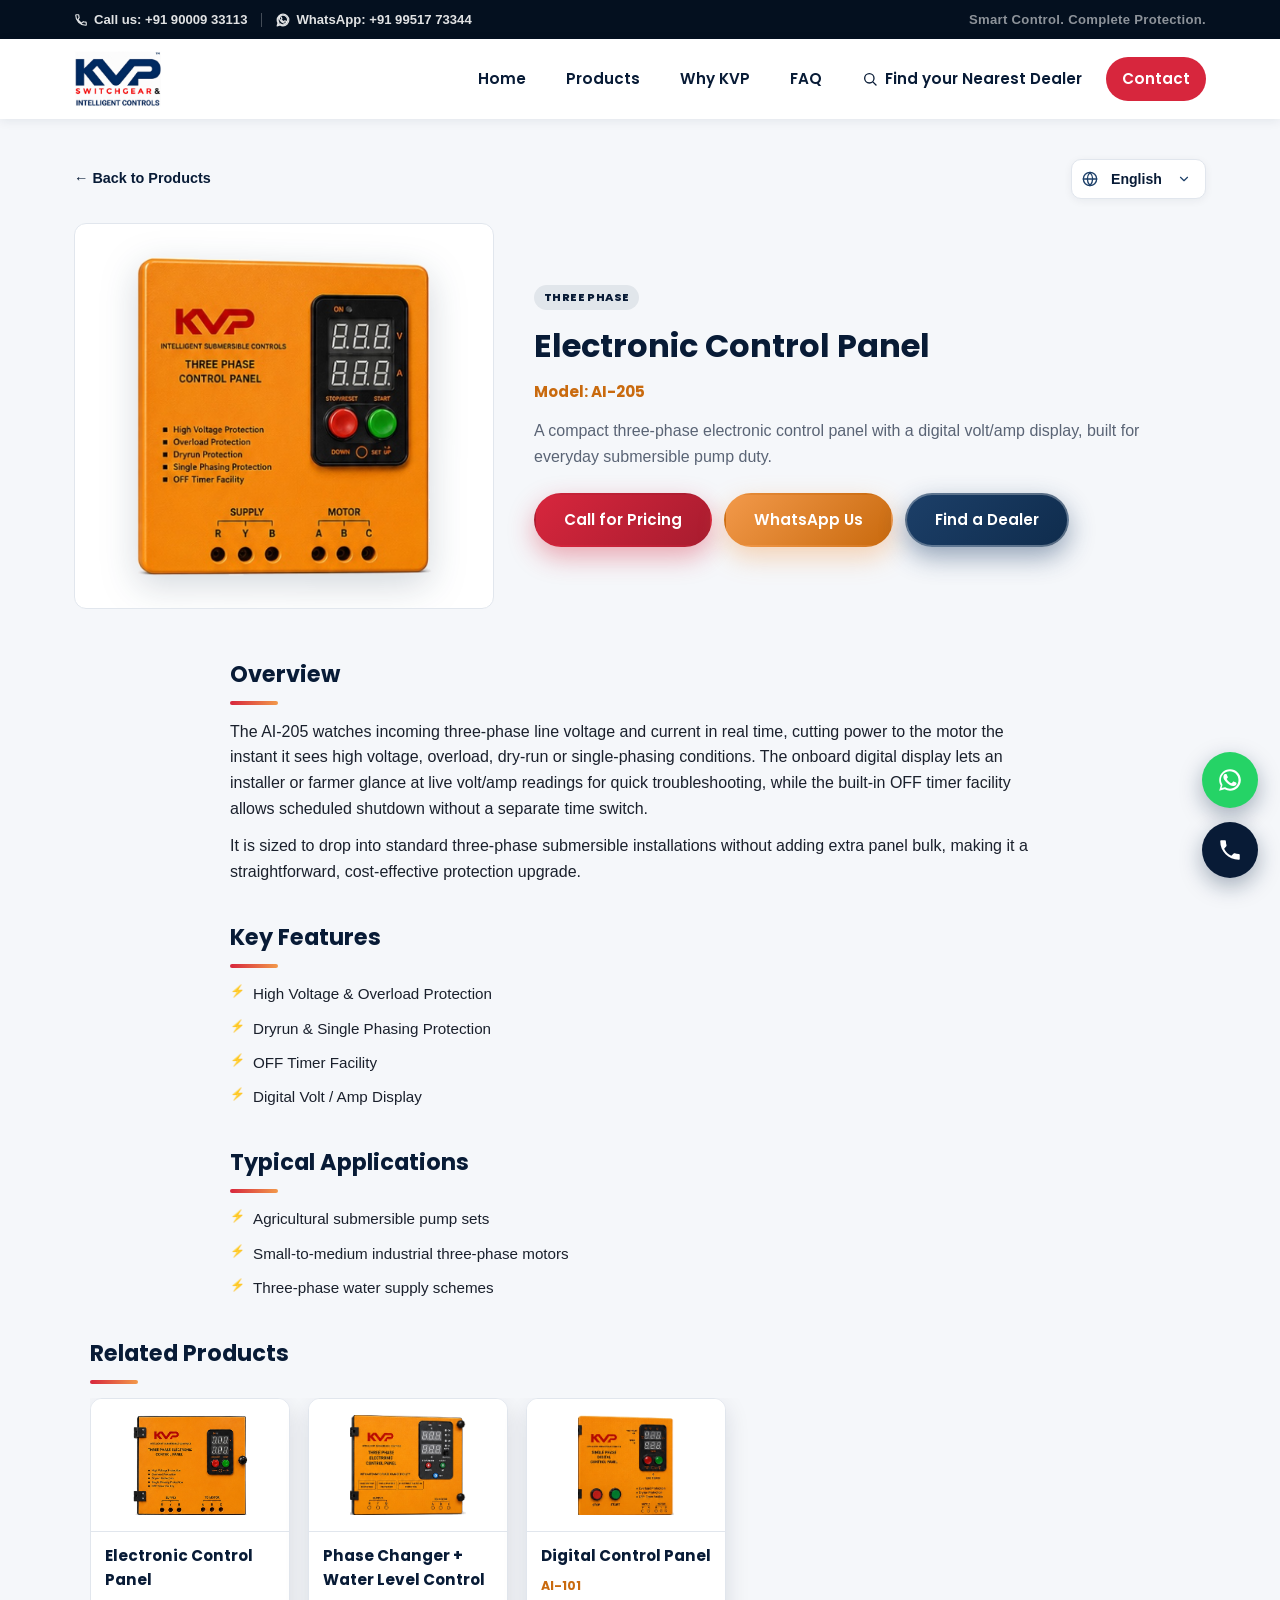
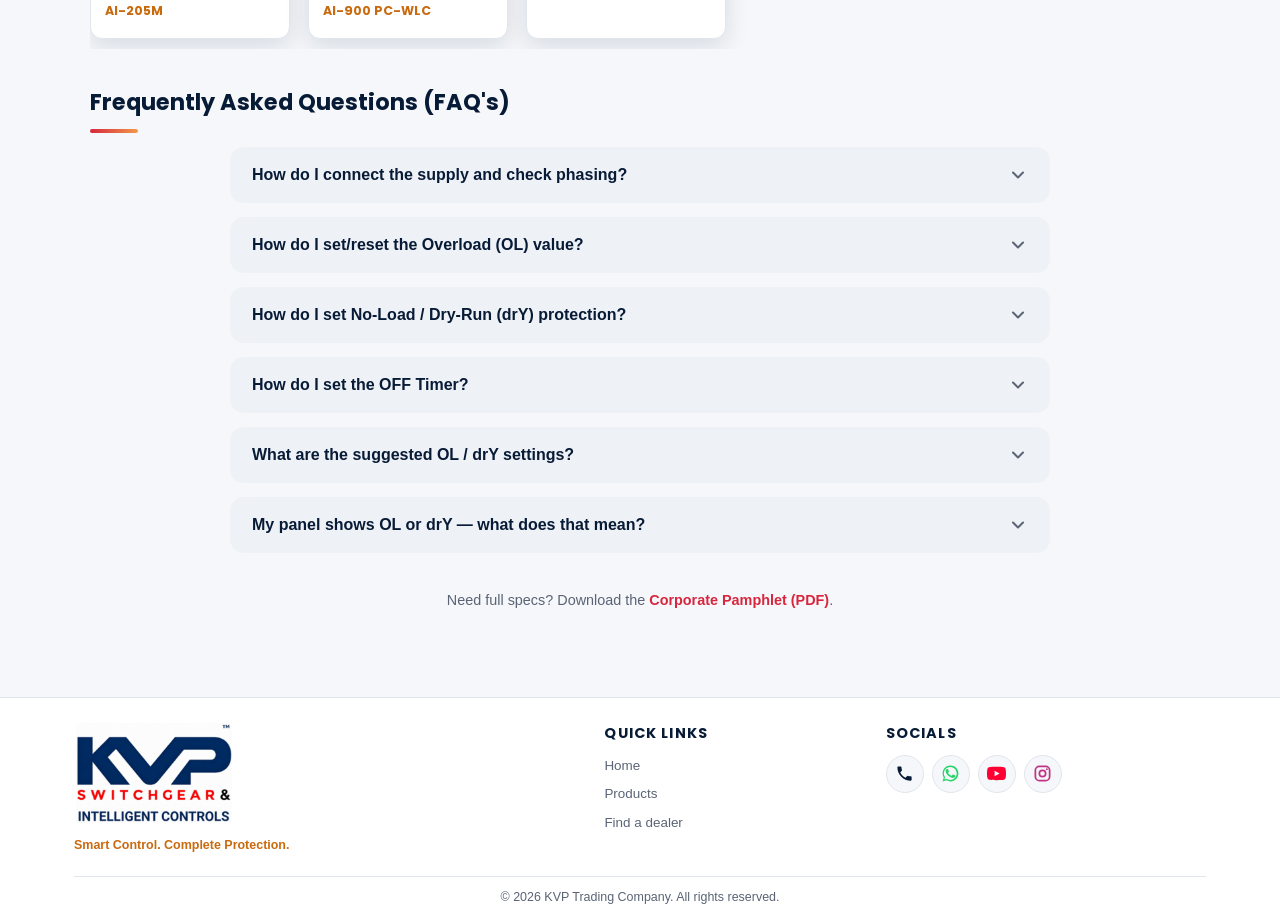
<file: products/ai-205.html>
<!DOCTYPE html>
<html lang="en">
<head>
<meta charset="UTF-8" />
<meta name="viewport" content="width=device-width, initial-scale=1.0" />
<title>KVP AI-205 Electronic Control Panel (Three Phase) | KVP Switchgear &amp; Intelligent Controls</title>
<meta name="description" content="KVP AI-205 — a compact three-phase electronic control panel with digital volt/amp display, high/low voltage, overload, dry-run and single-phasing protection for everyday submersible pump duty." />
<link rel="canonical" href="https://kvpcontrols.in/products/ai-205.html" />
<link rel="icon" href="../assets/images/kvp-logo.jpeg" />
<link rel="preconnect" href="https://fonts.googleapis.com" />
<link rel="preconnect" href="https://fonts.gstatic.com" crossorigin />
<link href="https://fonts.googleapis.com/css2?family=Poppins:wght@500;600;700;800&display=swap" rel="stylesheet" />
<link rel="stylesheet" href="../css/styles.css?v=20261113translations4" />
</head>
<body>

<div class="topbar">
  <div class="topbar-row">
    <div class="topbar-contacts">
      <a href="tel:+919000933113" class="topbar-link">
        <svg viewBox="0 0 24 24" aria-hidden="true"><path d="M6.6 10.8c1.4 2.8 3.8 5.2 6.6 6.6l2.2-2.2c.3-.3.7-.4 1-.2 1.1.4 2.4.6 3.6.6.6 0 1 .4 1 1V20c0 .6-.4 1-1 1-9.4 0-17-7.6-17-17 0-.6.4-1 1-1h3.2c.6 0 1 .4 1 1 0 1.3.2 2.5.6 3.6.1.4 0 .8-.2 1L6.6 10.8z"/></svg>
        Call us: +91 90009 33113
      </a>
      <span class="topbar-divider"></span>
      <a href="https://wa.me/919951773344" target="_blank" rel="noopener" class="topbar-link topbar-whatsapp">
        <svg viewBox="0 0 24 24" aria-hidden="true"><path d="M17.47 14.38c-.3-.15-1.78-.88-2.05-.98-.28-.1-.48-.15-.68.15-.2.3-.78.98-.96 1.18-.17.2-.35.22-.65.08-.3-.15-1.26-.46-2.4-1.48-.89-.79-1.48-1.76-1.66-2.06-.17-.3-.02-.46.13-.61.14-.14.3-.35.45-.53.15-.17.2-.3.3-.5.1-.2.05-.37-.02-.52-.08-.15-.68-1.64-.94-2.24-.24-.58-.5-.5-.68-.51h-.58c-.2 0-.52.08-.79.37-.27.3-1.04 1.02-1.04 2.48 0 1.46 1.07 2.87 1.22 3.07.15.2 2.1 3.2 5.08 4.49.71.3 1.26.49 1.69.63.71.22 1.36.19 1.87.12.57-.09 1.78-.73 2.03-1.43.25-.7.25-1.3.18-1.43-.07-.13-.27-.2-.57-.35z"/><path d="M12.02 2C6.5 2 2.04 6.46 2.04 12c0 1.86.5 3.6 1.4 5.1L2 22l5.03-1.4A9.9 9.9 0 0 0 12.02 22C17.53 22 22 17.54 22 12S17.53 2 12.02 2zm0 18.1c-1.63 0-3.14-.48-4.42-1.3l-.32-.2-3 .84.8-2.95-.21-.33a8.07 8.07 0 0 1-1.25-4.16c0-4.48 3.64-8.12 8.12-8.12 4.48 0 8.12 3.64 8.12 8.12 0 4.48-3.64 8.1-8.12 8.1z"/></svg>
        WhatsApp: +91 99517 73344
      </a>
    </div>
    <div class="topbar-tagline">Smart Control. Complete Protection.</div>
  </div>
</div>

<header class="site-header">
  <div class="nav-wrap">
    <a href="../index.html#home" class="brand">
      <img src="../assets/images/kvp-logo-crop.png" alt="KVP Switchgear &amp; Intelligent Controls logo" />
    </a>
    <nav class="nav-links">
      <a href="../index.html#home">Home</a>
      <a href="../index.html#products">Products</a>
      <a href="../index.html#features">Why KVP</a>
      <a href="../index.html#faq">FAQ</a>
      <a href="../dealers.html" class="nav-search-link">
        <svg viewBox="0 0 24 24" aria-hidden="true"><circle cx="11" cy="11" r="7"/><line x1="21" y1="21" x2="16.65" y2="16.65"/></svg>
        Find your Nearest Dealer
      </a>
      <a href="../index.html#contact" class="cta">Contact</a>
    </nav>
    <button class="nav-toggle" aria-label="Toggle navigation menu">
      <span></span><span></span><span></span>
    </button>
  </div>
</header>

<main>
  <section class="product-detail">
    <div class="container">
      <div class="pd-top-row">
        <a class="pd-back" href="../index.html#products">&larr; Back to Products</a>
        <div class="lang-select-wrap">
          <svg class="lang-globe-icon" width="16" height="16" viewBox="0 0 24 24" fill="none" stroke="currentColor" stroke-width="2" stroke-linecap="round" stroke-linejoin="round" aria-hidden="true"><circle cx="12" cy="12" r="10"/><line x1="2" y1="12" x2="22" y2="12"/><path d="M12 2a15.3 15.3 0 0 1 4 10 15.3 15.3 0 0 1-4 10 15.3 15.3 0 0 1-4-10 15.3 15.3 0 0 1 4-10z"/></svg>
          <select id="langSelect" class="lang-select" aria-label="Select language">
            <option value="en">English</option>
            <option value="te">తెలుగు</option>
            <option value="ta">தமிழ்</option>
            <option value="hi">हिंदी</option>
            <option value="kn">ಕನ್ನಡ</option>
          </select>
        </div>
      </div>

      <div class="pd-hero">
        <div class="pd-media">
          <img src="../assets/images/cutouts/pdf-page4-ai205.png" alt="KVP AI-205 three phase electronic control panel" />
        </div>
        <div class="pd-info">
          <div class="product-badges"><span class="badge badge-phase">Three Phase</span></div>
          <h1 data-te="ఎలక్ట్రానిక్ కంట్రోల్ ప్యానెల్" data-ta="மின்னணு கட்டுப்பாட்டு பேனல்" data-hi="इलेक्ट्रॉनिक कंट्रोल पैनल" data-kn="ಎಲೆಕ್ಟ್ರಾನಿಕ್ ಕಂಟ್ರೋಲ್ ಪ್ಯಾನೆಲ್">Electronic Control Panel</h1>
          <div class="model">Model: AI-205</div>
          <p class="pd-lead" data-te="డిజిటల్ వోల్ట్/యాంప్ డిస్‌ప్లేతో కూడిన కాంపాక్ట్ త్రీ ఫేజ్ ఎలక్ట్రానిక్ కంట్రోల్ ప్యానెల్, రోజువారీ సబ్‌మెర్సిబుల్ పంప్ వినియోగం కోసం రూపొందించబడింది." data-ta="டிஜிட்டல் வோல்ட்/ஆம்ப் காட்சியுடன் கூடிய சிறிய முப்பக்க மின்னணு கட்டுப்பாட்டு பேனல், தினசரி சப்மெர்சிபிள் பம்ப் பயன்பாட்டிற்காக வடிவமைக்கப்பட்டுள்ளது." data-hi="डिजिटल वोल्ट/एम्प डिस्प्ले वाला कॉम्पैक्ट थ्री-फेज इलेक्ट्रॉनिक कंट्रोल पैनल, रोज़मर्रा के सबमर्सिबल पंप उपयोग के लिए बनाया गया है।" data-kn="ಡಿಜಿಟಲ್ ವೋಲ್ಟ್/ಆಂಪ್ ಡಿಸ್‌ಪ್ಲೇ ಹೊಂದಿರುವ ಕಾಂಪ್ಯಾಕ್ಟ್ ತ್ರೀ ಫೇಸ್ ಎಲೆಕ್ಟ್ರಾನಿಕ್ ಕಂಟ್ರೋಲ್ ಪ್ಯಾನೆಲ್, ದೈನಂದಿನ ಸಬ್‌ಮರ್ಸಿಬಲ್ ಪಂಪ್ ಬಳಕೆಗಾಗಿ ವಿನ್ಯಾಸಗೊಳಿಸಲಾಗಿದೆ.">
            A compact three-phase electronic control panel with a digital volt/amp display,
            built for everyday submersible pump duty.
          </p>
          <div class="pd-cta-row">
            <a href="tel:+919951773344" class="btn btn-primary">Call for Pricing</a>
            <a href="https://wa.me/919951773344?text=Hello%20KVP%2C%20I%27m%20interested%20in%20the%20AI-205%20Electronic%20Control%20Panel.%20Could%20you%20share%20more%20details%3F" target="_blank" rel="noopener" class="btn btn-orange">WhatsApp Us</a>
            <a href="../dealers.html" class="btn btn-blue">Find a Dealer</a>
          </div>
        </div>
      </div>

      <div class="pd-section">
        <h2 data-te="అవలోకనం" data-ta="மேலோட்டம்" data-hi="अवलोकन" data-kn="ಅವಲೋಕನ">Overview</h2>
<p data-te="AI-205 వచ్చే త్రీ ఫేజ్ లైన్ వోల్టేజ్ మరియు కరెంట్‌ను రియల్ టైమ్‌లో పరిశీలిస్తుంది, ఎక్కువ వోల్టేజ్, ఓవర్‌లోడ్, డ్రై-రన్ లేదా సింగిల్ ఫేజింగ్ పరిస్థితులు కనిపించిన వెంటనే మోటారుకు విద్యుత్‌ను ఆపివేస్తుంది. బిల్ట్-ఇన్ డిజిటల్ డిస్‌ప్లే వలన ఇన్‌స్టాలర్ లేదా రైతు లైవ్ వోల్ట్/యాంప్ రీడింగ్‌లను త్వరగా చూడగలరు, అలాగే బిల్ట్-ఇన్ ఆఫ్ టైమర్ సౌకర్యం వేరే టైమ్ స్విచ్ లేకుండానే షెడ్యూల్డ్ షట్‌డౌన్‌ను అనుమతిస్తుంది." data-ta="AI-205 வரும் முப்பக்க லைன் மின்னழுத்தம் மற்றும் மின்னோட்டத்தை நிகழ்நேரத்தில் கண்காணிக்கிறது, அதிக மின்னழுத்தம், ஓவர்லோட், டிரை-ரன் அல்லது சிங்கிள் ஃபேசிங் நிலைகளை கண்டவுடன் மோட்டாருக்கான மின்சாரத்தை துண்டிக்கிறது. உள்ளமைந்த டிஜிட்டல் காட்சி மூலம் நிறுவுநர் அல்லது விவசாயி நேரடி வோல்ட்/ஆம்ப் அளவீடுகளை விரைவாக சரிபார்க்க முடியும், அதே நேரத்தில் உள்ளமைந்த ஆஃப் டைமர் வசதி தனி நேர சுவிட்ச் இல்லாமலேயே திட்டமிடப்பட்ட நிறுத்தத்தை அனுமதிக்கிறது." data-hi="AI-205 आने वाली थ्री-फेज लाइन वोल्टेज और करंट की रियल टाइम में निगरानी करता है, और हाई वोल्टेज, ओवरलोड, ड्राई-रन या सिंगल-फेजिंग स्थिति दिखते ही मोटर की बिजली काट देता है। बिल्ट-इन डिजिटल डिस्प्ले से इंस्टॉलर या किसान लाइव वोल्ट/एम्प रीडिंग तुरंत देख सकते हैं, जबकि बिल्ट-इन ऑफ टाइमर सुविधा अलग टाइम स्विच के बिना ही शेड्यूल्ड शटडाउन की अनुमति देती है।" data-kn="AI-205 ಬರುತ್ತಿರುವ ತ್ರೀ ಫೇಸ್ ಲೈನ್ ವೋಲ್ಟೇಜ್ ಮತ್ತು ಕರೆಂಟ್ ಅನ್ನು ನೈಜ ಸಮಯದಲ್ಲಿ ಗಮನಿಸುತ್ತದೆ, ಹೆಚ್ಚಿನ ವೋಲ್ಟೇಜ್, ಓವರ್‌ಲೋಡ್, ಡ್ರೈ-ರನ್ ಅಥವಾ ಸಿಂಗಲ್ ಫೇಸಿಂಗ್ ಸ್ಥಿತಿಗಳನ್ನು ಕಂಡ ಕೂಡಲೇ ಮೋಟಾರಿಗೆ ವಿದ್ಯುತ್ ಅನ್ನು ಕಡಿತಗೊಳಿಸುತ್ತದೆ. ಅಂತರ್ನಿರ್ಮಿತ ಡಿಜಿಟಲ್ ಡಿಸ್‌ಪ್ಲೇ ಇನ್‌ಸ್ಟಾಲರ್ ಅಥವಾ ರೈತರಿಗೆ ಲೈವ್ ವೋಲ್ಟ್/ಆಂಪ್ ರೀಡಿಂಗ್‌ಗಳನ್ನು ತ್ವರಿತವಾಗಿ ನೋಡಲು ಅನುವು ಮಾಡಿಕೊಡುತ್ತದೆ, ಆದರೆ ಅಂತರ್ನಿರ್ಮಿತ ಆಫ್ ಟೈಮರ್ ಸೌಲಭ್ಯ ಪ್ರತ್ಯೇಕ ಟೈಮ್ ಸ್ವಿಚ್ ಇಲ್ಲದೆಯೇ ನಿಗದಿತ ಶಟ್‌ಡೌನ್ ಅನುಮತಿಸುತ್ತದೆ.">
          The AI-205 watches incoming three-phase line voltage and current in real time, cutting
          power to the motor the instant it sees high voltage, overload, dry-run or single-phasing
          conditions. The onboard digital display lets an installer or farmer glance at live
          volt/amp readings for quick troubleshooting, while the built-in OFF timer facility
          allows scheduled shutdown without a separate time switch.
        </p>
        <p data-te="ఇది ప్రామాణిక త్రీ ఫేజ్ సబ్‌మెర్సిబుల్ ఇన్‌స్టాలేషన్ల్లో అదనపు స్థలం అవసరం లేకుండా సరిపోయేలేగా రూపొందించబడింది, ఇది సరళమైన, ఖర్చుతో కూడిన రక్షణ అప్‌గ్రేడ్‌గా నిలుస్తుంది." data-ta="இது கூடுதல் பேனல் பருமன் இல்லாமல் நிலையான முப்பக்க சப்மெர்சிபிள் நிறுவல்களில் பொருந்தும் வகையில் வடிவமைக்கப்பட்டுள்ளது, இது எளிய, செலவு குறைந்த பாதுகாப்பு மேம்பாடாக அமைகிறது." data-hi="यह अतिरिक्त पैनल आकार बढ़ाए बिना मानक थ्री-फेज सबमर्सिबल इंस्टॉलेशन में फिट होने के लिए बनाया गया है, जिससे यह एक सरल, किफायती सुरक्षा अपग्रेड बनता है।" data-kn="ಇದು ಹೆಚ್ಚುವರಿ ಪ್ಯಾನೆಲ್ ಗಾತ್ರ ಸೇರಿಸದೆ ಪ್ರಮಾಣಿತ ತ್ರೀ ಫೇಸ್ ಸಬ್‌ಮರ್ಸಿಬಲ್ ಅಳವಡಿಕೆಗಳಿಗೆ ಹೊಂದುವಂತೆ ವಿನ್ಯಾಸಗೊಳಿಸಲಾಗಿದೆ, ಇದು ಸರಳ, ವೆಚ್ಚ-ಪರಿಣಾಮಕಾರಿ ರಕ್ಷಣಾ ಅಪ್‌ಗ್ರೇಡ್ ಆಗಿದೆ.">
          It is sized to drop into standard three-phase submersible installations without adding
          extra panel bulk, making it a straightforward, cost-effective protection upgrade.
        </p>
      </div>

      <div class="pd-section">
        <h2 data-te="ముఖ్య ఫీచర్లు" data-ta="முக்கிய அம்சங்கள்" data-hi="मुख्य विशेषताएं" data-kn="ಪ್ರಮುಖ ವೈಶಿಷ್ಟ್ಯಗಳು">Key Features</h2>
        <ul class="product-features">
          <li data-te="ఎక్కువ వోల్టేజ్ & ఓవర్‌లోడ్ రక్షణ" data-ta="அதிக மின்னழுத்தம் & ஓவர்லோட் பாதுகாப்பு" data-hi="हाई वोल्टेज और ओवरलोड सुरक्षा" data-kn="ಹೆಚ್ಚಿನ ವೋಲ್ಟೇಜ್ ಮತ್ತು ಓವರ್‌ಲೋಡ್ ರಕ್ಷಣೆ">High Voltage &amp; Overload Protection</li>
          <li data-te="డ్రై-రన్ & సింగిల్ ఫేజింగ్ రక్షణ" data-ta="டிரை-ரன் & சிங்கிள் ஃபேசிங் பாதுகாப்பு" data-hi="ड्राई-रन और सिंगल फेजिंग सुरक्षा" data-kn="ಡ್ರೈ-ರನ್ ಮತ್ತು ಸಿಂಗಲ್ ಫೇಸಿಂಗ್ ರಕ್ಷಣೆ">Dryrun &amp; Single Phasing Protection</li>
          <li data-te="ఆఫ్ టైమర్ సౌకర్యం" data-ta="ஆஃப் டைமர் வசதி" data-hi="ऑफ टाइमर सुविधा" data-kn="ಆಫ್ ಟೈಮರ್ ಸೌಲಭ್ಯ">OFF Timer Facility</li>
          <li data-te="డిజిటల్ వోల్ట్ / యాంప్ డిస్‌ప్లే" data-ta="டிஜிட்டல் வோல்ட் / ஆம்ப் காட்சி" data-hi="डिजिटल वोल्ट / एम्प डिस्प्ले" data-kn="ಡಿಜಿಟಲ್ ವೋಲ್ಟ್ / ಆಂಪ್ ಡಿಸ್‌ಪ್ಲೇ">Digital Volt / Amp Display</li>
        </ul>
      </div>

      <div class="pd-section">
        <h2 data-te="సాధారణ ఉపయోగాలు" data-ta="பொதுவான பயன்பாடுகள்" data-hi="सामान्य उपयोग" data-kn="ಸಾಮಾನ್ಯ ಬಳಕೆಗಳು">Typical Applications</h2>
        <ul class="product-features">
          <li data-te="వ్యవసాయ సబ్‌మెర్సిబుల్ పంప్ సెట్లు" data-ta="விவசாய சப்மெர்சிபிள் பம்ப் செட்கள்" data-hi="कृषि सबमर्सिबल पंप सेट" data-kn="ಕೃಷಿ ಸಬ್‌ಮರ್ಸಿಬಲ್ ಪಂಪ್ ಸೆಟ್‌ಗಳು">Agricultural submersible pump sets</li>
          <li data-te="చిన్న నుండి మధ్యస్థ పారిశ్రామిక త్రీ ఫేజ్ మోటార్లు" data-ta="சிறிய முதல் நடுத்தர தொழில்துறை முப்பக்க மோட்டார்கள்" data-hi="छोटे से मध्यम औद्योगिक थ्री-फेज मोटर" data-kn="ಸಣ್ಣದಿಂದ ಮಧ್ಯಮ ಕೈಗಾರಿಕಾ ತ್ರೀ ಫೇಸ್ ಮೋಟಾರ್‌ಗಳು">Small-to-medium industrial three-phase motors</li>
          <li data-te="త్రీ ఫేజ్ నీటి సరఫరా పథకాలు" data-ta="முப்பக்க நீர் விநியோக திட்டங்கள்" data-hi="थ्री-फेज जल आपूर्ति योजनाएं" data-kn="ತ್ರೀ ಫೇಸ್ ನೀರಿನ ಸರಬರಾಜು ಯೋಜನೆಗಳು">Three-phase water supply schemes</li>
        </ul>
      </div>

      <div class="pd-section pd-section-wide">
        <h2>Related Products</h2>
        <div class="pd-related-grid">
          <a class="pd-related-card" href="ai-205m.html">
            <div class="pd-related-media"><img src="../assets/images/cutouts/pdf-page4-ai205m.png" alt="KVP AI-205M three phase metal box control panel" /></div>
            <div class="pd-related-info"><h4>Electronic Control Panel</h4><span class="model">AI-205M</span></div>
          </a>
          <a class="pd-related-card" href="ai-900-pc-wlc.html">
            <div class="pd-related-media"><img src="../assets/images/cutouts/pdf-page3-ai900.png" alt="KVP AI-900 PC-WLC three phase panel" /></div>
            <div class="pd-related-info"><h4>Phase Changer + Water Level Control</h4><span class="model">AI-900 PC-WLC</span></div>
          </a>
          <a class="pd-related-card" href="ai-101.html">
            <div class="pd-related-media"><img src="../assets/images/cutouts/pdf-page3-ai101.png" alt="KVP AI-101 single phase digital control panel" /></div>
            <div class="pd-related-info"><h4>Digital Control Panel</h4><span class="model">AI-101</span></div>
          </a>
        </div>
      </div>

      <div class="pd-section pd-section-wide">
        <h2>Frequently Asked Questions (FAQ's)</h2>
        <div class="faq-list">
          <div class="faq-item">
            <button type="button" class="faq-question" aria-expanded="false">
              <span class="faq-q"><span>How do I connect the supply and check phasing?</span><span class="faq-q-te" data-te="సరఫరాను ఎలా కనెక్ట్ చేయాలి మరియు ఫేజింగ్‌ను ఎలా తనిఖీ చేయాలి?" data-ta="சப்ளையை எவ்வாறு இணைப்பது மற்றும் ஃபேசிங்கை எவ்வாறு சரிபார்ப்பது?" data-hi="सप्लाई कैसे कनेक्ट करें और फेजिंग कैसे जांचें?" data-kn="ಸರಬರಾಜನ್ನು ಹೇಗೆ ಸಂಪರ್ಕಿಸುವುದು ಮತ್ತು ಫೇಸಿಂಗ್ ಅನ್ನು ಹೇಗೆ ಪರಿಶೀಲಿಸುವುದು?">సరఫరాను ఎలా కనెక్ట్ చేయాలి మరియు ఫేజింగ్‌ను ఎలా తనిఖీ చేయాలి?</span></span>
              <span class="faq-icon" aria-hidden="true"><svg width="20" height="20" viewBox="0 0 24 24"><polyline points="6 9 12 15 18 9"/></svg></span>
            </button>
            <div class="faq-answer">
              <p><strong>English:</strong> Connect the supply R-Y-B and motor A-B-C wires correctly &mdash; the display reads OFF when the wiring and incoming phases are healthy (415V). If the panel shows power OFF due to a phase fault, swap any two INPUT phases and check again.</p>
              <p class="faq-secondary" data-te="సరఫరా R-Y-B మరియు మోటారు A-B-C వైర్లను సరిగ్గా కనెక్ట్ చేయండి &mdash; వైరింగ్ మరియు వచ్చే ఫేజులు సరిగ్గా ఉంటే డిస్‌ప్లే OFF చూపిస్తుంది (415V). ఫేజ్ సమస్య వలన ప్యానెల్ పవర్ ఆఫ్ చూపిస్తే, ఏవైనా రెండు ఇన్‌పుట్ ఫేజులను మార్చి మళ్లీ తనిఖీ చేయండి." data-ta="சப்ளை R-Y-B மற்றும் மோட்டார் A-B-C வயர்களை சரியாக இணைக்கவும் — வயரிங் மற்றும் உள்வரும் ஃபேஸ்கள் சரியாக இருந்தால் காட்சி OFF எனக் காட்டும் (415V). ஃபேஸ் பிழையால் பேனல் பவர் ஆஃப் எனக் காட்டினால், ஏதேனும் இரண்டு INPUT ஃபேஸ்களை மாற்றி மீண்டும் சரிபார்க்கவும்." data-hi="सप्लाई R-Y-B और मोटर A-B-C तारों को सही तरीके से कनेक्ट करें — वायरिंग और आने वाले फेज सही होने पर डिस्प्ले OFF दिखाता है (415V)। अगर फेज फॉल्ट के कारण पैनल पावर OFF दिखाए, तो किन्हीं दो INPUT फेज को बदलें और फिर से जांचें।" data-kn="ಸರಬರಾಜು R-Y-B ಮತ್ತು ಮೋಟಾರ್ A-B-C ವೈರ್‌ಗಳನ್ನು ಸರಿಯಾಗಿ ಸಂಪರ್ಕಿಸಿ — ವೈರಿಂಗ್ ಮತ್ತು ಬರುವ ಫೇಸ್‌ಗಳು ಸರಿಯಾಗಿದ್ದರೆ ಡಿಸ್‌ಪ್ಲೇ OFF ತೋರಿಸುತ್ತದೆ (415V). ಫೇಸ್ ದೋಷದಿಂದ ಪ್ಯಾನೆಲ್ ಪವರ್ OFF ತೋರಿಸಿದರೆ, ಯಾವುದಾದರೂ ಎರಡು INPUT ಫೇಸ್‌ಗಳನ್ನು ಬದಲಾಯಿಸಿ ಮತ್ತೆ ಪರಿಶೀಲಿಸಿ."><strong>తెలుగు:</strong> సరఫరా R-Y-B మరియు మోటారు A-B-C వైర్లను సరిగ్గా కనెక్ట్ చేయండి &mdash; వైరింగ్ మరియు వచ్చే ఫేజులు సరిగ్గా ఉంటే డిస్‌ప్లే OFF చూపిస్తుంది (415V). ఫేజ్ సమస్య వలన ప్యానెల్ పవర్ ఆఫ్ చూపిస్తే, ఏవైనా రెండు ఇన్‌పుట్ ఫేజులను మార్చి మళ్లీ తనిఖీ చేయండి.</p>
            </div>
          </div>
          <div class="faq-item">
            <button type="button" class="faq-question" aria-expanded="false">
              <span class="faq-q"><span>How do I set/reset the Overload (OL) value?</span><span class="faq-q-te" data-te="ఓవర్‌లోడ్ (OL) విలువను ఎలా సెట్/రీసెట్ చేయాలి?" data-ta="ஓவர்லோட் (OL) மதிப்பை எப்படி அமைப்பது/மீட்டமைப்பது?" data-hi="ओवरलोड (OL) वैल्यू कैसे सेट/रीसेट करें?" data-kn="ಓವರ್‌ಲೋಡ್ (OL) ಮೌಲ್ಯವನ್ನು ಹೇಗೆ ಸೆಟ್/ರೀಸೆಟ್ ಮಾಡುವುದು?">ఓవర్‌లోడ్ (OL) విలువను ఎలా సెట్/రీసెట్ చేయాలి?</span></span>
              <span class="faq-icon" aria-hidden="true"><svg width="20" height="20" viewBox="0 0 24 24"><polyline points="6 9 12 15 18 9"/></svg></span>
            </button>
            <div class="faq-answer">
              <p><strong>English:</strong> Press SET &mdash; the display shows OL. Use the START/STOP buttons to adjust the amperage to match your motor's rated current, then press SET again to confirm.</p>
              <p class="faq-secondary" data-te="SET నొక్కండి &mdash; డిస్‌ప్లేలో OL కనిపిస్తుంది. మీ మోటారు రేటెడ్ కరెంట్‌కు సరిపోయేలా START/STOP బటన్లతో ఆంపియర్ విలువను సర్దండి, తర్వాత నిర్ధారించడానికి మళ్లీ SET నొక్కండి." data-ta="SET அழுத்தவும் — காட்சியில் OL தெரியும். உங்கள் மோட்டாரின் ரேட்டட் கரண்டிற்கு ஏற்ப ஆம்பியரை சரிசெய்ய START/STOP பொத்தான்களைப் பயன்படுத்தவும், பிறகு உறுதிப்படுத்த மீண்டும் SET அழுத்தவும்." data-hi="SET दबाएं — डिस्प्ले पर OL दिखेगा। अपने मोटर की रेटेड करंट के अनुसार एम्पियर सेट करने के लिए START/STOP बटन का उपयोग करें, फिर पुष्टि के लिए फिर से SET दबाएं।" data-kn="SET ಒತ್ತಿ — ಡಿಸ್‌ಪ್ಲೇಯಲ್ಲಿ OL ಕಾಣಿಸುತ್ತದೆ. ನಿಮ್ಮ ಮೋಟಾರಿನ ರೇಟೆಡ್ ಕರೆಂಟ್‌ಗೆ ಹೊಂದುವಂತೆ ಆಂಪಿಯರ್ ಅನ್ನು ಸರಿಹೊಂದಿಸಲು START/STOP ಬಟನ್‌ಗಳನ್ನು ಬಳಸಿ, ನಂತರ ಖಚಿತಪಡಿಸಲು ಮತ್ತೆ SET ಒತ್ತಿ."><strong>తెలుగు:</strong> SET నొక్కండి &mdash; డిస్‌ప్లేలో OL కనిపిస్తుంది. మీ మోటారు రేటెడ్ కరెంట్‌కు సరిపోయేలా START/STOP బటన్లతో ఆంపియర్ విలువను సర్దండి, తర్వాత నిర్ధారించడానికి మళ్లీ SET నొక్కండి.</p>
            </div>
          </div>
          <div class="faq-item">
            <button type="button" class="faq-question" aria-expanded="false">
              <span class="faq-q"><span>How do I set No-Load / Dry-Run (drY) protection?</span><span class="faq-q-te" data-te="నో-లోడ్ / డ్రై-రన్ (drY) రక్షణను ఎలా సెట్ చేయాలి?" data-ta="நோ-லோட் / டிரை-ரன் (drY) பாதுகாப்பை எப்படி அமைப்பது?" data-hi="नो-लोड / ड्राई-रन (drY) सुरक्षा कैसे सेट करें?" data-kn="ನೋ-ಲೋಡ್ / ಡ್ರೈ-ರನ್ (drY) ರಕ್ಷಣೆಯನ್ನು ಹೇಗೆ ಸೆಟ್ ಮಾಡುವುದು?">నో-లోడ్ / డ్రై-రన్ (drY) రక్షణను ఎలా సెట్ చేయాలి?</span></span>
              <span class="faq-icon" aria-hidden="true"><svg width="20" height="20" viewBox="0 0 24 24"><polyline points="6 9 12 15 18 9"/></svg></span>
            </button>
            <div class="faq-answer">
              <p><strong>English:</strong> Press SET again &mdash; the display shows drY. Use START/STOP to adjust the amperage at which the panel should detect dry-run/no-load, then press SET again to confirm.</p>
              <p class="faq-secondary" data-te="మళ్లీ SET నొక్కండి &mdash; డిస్‌ప్లేలో drY కనిపిస్తుంది. ప్యానెల్ డ్రై-రన్/నో-లోడ్‌ను గుర్తించాల్సిన ఆంపియర్ విలువను START/STOP తో సర్దండి, తర్వాత నిర్ధారించడానికి మళ్లీ SET నొక్కండి." data-ta="மீண்டும் SET அழுத்தவும் — காட்சியில் drY தெரியும். பேனல் டிரை-ரன்/நோ-லோட் கண்டறிய வேண்டிய ஆம்பியரை சரிசெய்ய START/STOP பயன்படுத்தவும், பிறகு உறுதிப்படுத்த மீண்டும் SET அழுத்தவும்." data-hi="फिर से SET दबाएं — डिस्प्ले पर drY दिखेगा। पैनल को ड्राई-रन/नो-लोड पहचानने के लिए जरूरी एम्पियर सेट करने हेतु START/STOP का उपयोग करें, फिर पुष्टि के लिए फिर से SET दबाएं।" data-kn="ಮತ್ತೆ SET ಒತ್ತಿ — ಡಿಸ್‌ಪ್ಲೇಯಲ್ಲಿ drY ಕಾಣಿಸುತ್ತದೆ. ಪ್ಯಾನೆಲ್ ಡ್ರೈ-ರನ್/ನೋ-ಲೋಡ್ ಪತ್ತೆಹಚ್ಚಬೇಕಾದ ಆಂಪಿಯರ್ ಅನ್ನು START/STOP ಬಳಸಿ, ನಂತರ ಖಚಿತಪಡಿಸಲು ಮತ್ತೆ SET ಒತ್ತಿ."><strong>తెలుగు:</strong> మళ్లీ SET నొక్కండి &mdash; డిస్‌ప్లేలో drY కనిపిస్తుంది. ప్యానెల్ డ్రై-రన్/నో-లోడ్‌ను గుర్తించాల్సిన ఆంపియర్ విలువను START/STOP తో సర్దండి, తర్వాత నిర్ధారించడానికి మళ్లీ SET నొక్కండి.</p>
            </div>
          </div>
          <div class="faq-item">
            <button type="button" class="faq-question" aria-expanded="false">
              <span class="faq-q"><span>How do I set the OFF Timer?</span><span class="faq-q-te" data-te="ఆఫ్ టైమర్‌ను ఎలా సెట్ చేయాలి?" data-ta="ஆஃப் டைமரை எப்படி அமைப்பது?" data-hi="ऑफ टाइमर कैसे सेट करें?" data-kn="ಆಫ್ ಟೈಮರ್ ಅನ್ನು ಹೇಗೆ ಸೆಟ್ ಮಾಡುವುದು?">ఆఫ్ టైమర్‌ను ఎలా సెట్ చేయాలి?</span></span>
              <span class="faq-icon" aria-hidden="true"><svg width="20" height="20" viewBox="0 0 24 24"><polyline points="6 9 12 15 18 9"/></svg></span>
            </button>
            <div class="faq-answer">
              <p><strong>English:</strong> Press SET again to show "t". Use START/STOP to set the number of minutes for the timer. Press SET once more to exit settings.</p>
              <p class="faq-secondary" data-te="మళ్లీ SET నొక్కితే &quot;t&quot; కనిపిస్తుంది. టైమర్ కోసం నిమిషాలను START/STOP తో సెట్ చేయండి. సెట్టింగ్స్ నుండి బయటకు రావడానికి SET మళ్లీ నొక్కండి." data-ta="&quot;t&quot; காட்ட மீண்டும் SET அழுத்தவும். டைமருக்கான நிமிடங்களை அமைக்க START/STOP பயன்படுத்தவும். அமைப்புகளிலிருந்து வெளியேற மீண்டும் ஒருமுறை SET அழுத்தவும்." data-hi="&quot;t&quot; दिखाने के लिए फिर से SET दबाएं। टाइमर के लिए मिनट सेट करने हेतु START/STOP का उपयोग करें। सेटिंग्स से बाहर निकलने के लिए एक बार और SET दबाएं।" data-kn="&quot;t&quot; ತೋರಿಸಲು ಮತ್ತೆ SET ಒತ್ತಿ. ಟೈಮರ್‌ಗೆ ನಿಮಿಷಗಳನ್ನು ಸೆಟ್ ಮಾಡಲು START/STOP ಬಳಸಿ. ಸೆಟ್ಟಿಂಗ್‌ಗಳಿಂದ ಹೊರಬರಲು ಮತ್ತೊಮ್ಮೆ SET ಒತ್ತಿ."><strong>తెలుగు:</strong> మళ్లీ SET నొక్కితే "t" కనిపిస్తుంది. టైమర్ కోసం నిమిషాలను START/STOP తో సెట్ చేయండి. సెట్టింగ్స్ నుండి బయటకు రావడానికి SET మళ్లీ నొక్కండి.</p>
            </div>
          </div>
          <div class="faq-item">
            <button type="button" class="faq-question" aria-expanded="false">
              <span class="faq-q"><span>What are the suggested OL / drY settings?</span><span class="faq-q-te" data-te="సూచించిన OL / drY సెట్టింగ్‌లు ఏమిటి?" data-ta="பரிந்துரைக்கப்பட்ட OL / drY அமைப்புகள் என்ன?" data-hi="सुझाई गई OL / drY सेटिंग्स क्या हैं?" data-kn="ಸೂಚಿಸಲಾದ OL / drY ಸೆಟ್ಟಿಂಗ್‌ಗಳು ಯಾವುವು?">సూచించిన OL / drY సెట్టింగ్‌లు ఏమిటి?</span></span>
              <span class="faq-icon" aria-hidden="true"><svg width="20" height="20" viewBox="0 0 24 24"><polyline points="6 9 12 15 18 9"/></svg></span>
            </button>
            <div class="faq-answer">
              <table class="faq-table">
                <thead><tr><th>Setting</th><th>Suggested</th></tr></thead>
                <tbody>
                  <tr><td>Overload (OL)</td><td>Running amps + 2A</td></tr>
                  <tr><td>Dry Run (drY)</td><td>Running amps &minus; 2A</td></tr>
                </tbody>
              </table>
              <p><strong>English:</strong> These are general starting points &mdash; always verify against your motor's actual rated and running amps before finalizing.</p>
              <p class="faq-secondary" data-te="ఇవి సాధారణ ప్రారంభ విలువలు &mdash; తుది నిర్ణయం ముందు మీ మోటారు యొక్క వాస్తవ రేటెడ్ మరియు రన్నింగ్ ఆంప్స్‌ను తప్పకుండా సరిచూసుకోండి." data-ta="இவை பொதுவான தொடக்க மதிப்புகள் &mdash; இறுதிப்படுத்துவதற்கு முன் உங்கள் மோட்டாரின் உண்மையான ரேட் மற்றும் ரன்னிங் ஆம்ப்சுடன் எப்போதும் சரிபார்க்கவும்." data-hi="ये सामान्य शुरुआती मान हैं &mdash; अंतिम रूप देने से पहले हमेशा अपने मोटर के वास्तविक रेटेड और रनिंग एम्प्स से जांच लें।" data-kn="ಇವು ಸಾಮಾನ್ಯ ಆರಂಭಿಕ ಮೌಲ್ಯಗಳು &mdash; ಅಂತಿಮಗೊಳಿಸುವ ಮೊದಲು ಯಾವಾಗಲೂ ನಿಮ್ಮ ಮೋಟಾರಿನ ನಿಜವಾದ ರೇಟೆಡ್ ಮತ್ತು ರನ್ನಿಂಗ್ ಆಂಪ್ಸ್‌ನೊಂದಿಗೆ ಪರಿಶೀಲಿಸಿ."><strong>తెలుగు:</strong> ఇవి సాధారణ ప్రారంభ విలువలు &mdash; తుది నిర్ణయం ముందు మీ మోటారు యొక్క వాస్తవ రేటెడ్ మరియు రన్నింగ్ ఆంప్స్‌ను తప్పకుండా సరిచూసుకోండి.</p>
            </div>
          </div>
          <div class="faq-item">
            <button type="button" class="faq-question" aria-expanded="false">
              <span class="faq-q"><span>My panel shows OL or drY &mdash; what does that mean?</span><span class="faq-q-te" data-te="నా ప్యానెల్‌లో OL లేదా drY కనిపిస్తోంది &mdash; దాని అర్థం ఏమిటి?" data-ta="என் பேனலில் OL அல்லது drY தெரிகிறது &mdash; அதன் அர்த்தம் என்ன?" data-hi="मेरे पैनल पर OL या drY दिख रहा है &mdash; इसका क्या मतलब है?" data-kn="ನನ್ನ ಪ್ಯಾನೆಲ್‌ನಲ್ಲಿ OL ಅಥವಾ drY ಕಾಣಿಸುತ್ತಿದೆ &mdash; ಇದರ ಅರ್ಥವೇನು?">నా ప్యానెల్‌లో OL లేదా drY కనిపిస్తోంది &mdash; దాని అర్థం ఏమిటి?</span></span>
              <span class="faq-icon" aria-hidden="true"><svg width="20" height="20" viewBox="0 0 24 24"><polyline points="6 9 12 15 18 9"/></svg></span>
            </button>
            <div class="faq-answer">
              <p><strong>English:</strong> "OL" means the motor current has exceeded the set overload limit &mdash; check the motor/load for jamming or overheating before resuming. "drY" means the panel detected no-load/dry-run conditions &mdash; check the pump/water source before restarting.</p>
              <p class="faq-secondary" data-te="&quot;OL&quot; అంటే మోటారు కరెంట్ సెట్ చేసిన ఓవర్‌లోడ్ పరిమితిని మించిపోయింది &mdash; మళ్లీ ఆన్ చేసే ముందు మోటారు/లోడ్‌లో జామింగ్ లేదా వేడెక్కడం లేదని చూసుకోండి. &quot;drY&quot; అంటే ప్యానెల్ నో-లోడ్/డ్రై-రన్ పరిస్థితిని గుర్తించింది &mdash; మళ్లీ ఆన్ చేసే ముందు పంప్/నీటి మూలాన్ని తనిఖీ చేయండి." data-ta="&quot;OL&quot; என்றால் மோட்டார் கரெண்ட் அமைக்கப்பட்ட ஓவர்லோட் வரம்பை தாண்டிவிட்டது &mdash; மீண்டும் தொடங்கும் முன் மோட்டார்/லோடில் சிக்கல் அல்லது அதிக சூடு இல்லையா எனப் பார்க்கவும். &quot;drY&quot; என்றால் பேனல் நோ-லோட்/டிரை-ரன் நிலையை கண்டறிந்தது &mdash; மீண்டும் தொடங்கும் முன் பம்ப்/நீர் மூலத்தை சரிபார்க்கவும்." data-hi="&quot;OL&quot; का मतलब है मोटर करंट तय ओवरलोड सीमा से ज़्यादा हो गया है &mdash; दोबारा चालू करने से पहले मोटर/लोड में जाम या ज़्यादा गर्मी की जांच करें। &quot;drY&quot; का मतलब है पैनल ने नो-लोड/ड्राई-रन स्थिति पहचानी है &mdash; दोबारा चालू करने से पहले पंप/पानी का स्रोत जांचें।" data-kn="&quot;OL&quot; ಎಂದರೆ ಮೋಟಾರ್ ಕರೆಂಟ್ ಸೆಟ್ ಮಾಡಿದ ಓವರ್‌ಲೋಡ್ ಮಿತಿಯನ್ನು ಮೀರಿದೆ &mdash; ಮರುಪ್ರಾರಂಭಿಸುವ ಮೊದಲು ಮೋಟಾರ್/ಲೋಡ್‌ನಲ್ಲಿ ಜಾಮ್ ಅಥವಾ ಹೆಚ್ಚು ಬಿಸಿಯಾಗುವುದನ್ನು ಪರಿಶೀಲಿಸಿ. &quot;drY&quot; ಎಂದರೆ ಪ್ಯಾನೆಲ್ ನೋ-ಲೋಡ್/ಡ್ರೈ-ರನ್ ಸ್ಥಿತಿಯನ್ನು ಪತ್ತೆಹಚ್ಚಿದೆ &mdash; ಮರುಪ್ರಾರಂಭಿಸುವ ಮೊದಲು ಪಂಪ್/ನೀರಿನ ಮೂಲವನ್ನು ಪರಿಶೀಲಿಸಿ."><strong>తెలుగు:</strong> "OL" అంటే మోటారు కరెంట్ సెట్ చేసిన ఓవర్‌లోడ్ పరిమితిని మించిపోయింది &mdash; మళ్లీ ఆన్ చేసే ముందు మోటారు/లోడ్‌లో జామింగ్ లేదా వేడెక్కడం లేదని చూసుకోండి. "drY" అంటే ప్యానెల్ నో-లోడ్/డ్రై-రన్ పరిస్థితిని గుర్తించింది &mdash; మళ్లీ ఆన్ చేసే ముందు పంప్/నీటి మూలాన్ని తనిఖీ చేయండి.</p>
            </div>
          </div>
        </div>
      </div>

      <p class="brochure-note">
        Need full specs? Download the <a href="../assets/KVP_Corporate_Pamphlet.pdf" target="_blank" rel="noopener">Corporate Pamphlet (PDF)</a>.
      </p>
    </div>
  </section>
</main>

<button type="button" class="back-to-top" aria-label="Back to top" title="Back to top">
  <svg viewBox="0 0 24 24" aria-hidden="true"><line x1="12" y1="19" x2="12" y2="5"/><polyline points="5 12 12 5 19 12"/></svg>
</button>

<div class="float-contact">
  <a
    class="float-btn whatsapp"
    href="https://wa.me/919951773344?text=Hello%20KVP%20Trading%20Company%2C%20I%27m%20interested%20in%20your%20control%20panels%20and%20motor%20starters.%20Could%20you%20please%20share%20more%20details%3F"
    target="_blank"
    rel="noopener"
    aria-label="Chat with KVP Trading Company on WhatsApp"
    title="WhatsApp us"
  >
    <svg viewBox="0 0 24 24" aria-hidden="true"><path d="M17.47 14.38c-.3-.15-1.78-.88-2.05-.98-.28-.1-.48-.15-.68.15-.2.3-.78.98-.96 1.18-.17.2-.35.22-.65.08-.3-.15-1.26-.46-2.4-1.48-.89-.79-1.48-1.76-1.66-2.06-.17-.3-.02-.46.13-.61.14-.14.3-.35.45-.53.15-.17.2-.3.3-.5.1-.2.05-.37-.02-.52-.08-.15-.68-1.64-.94-2.24-.24-.58-.5-.5-.68-.51h-.58c-.2 0-.52.08-.79.37-.27.3-1.04 1.02-1.04 2.48 0 1.46 1.07 2.87 1.22 3.07.15.2 2.1 3.2 5.08 4.49.71.3 1.26.49 1.69.63.71.22 1.36.19 1.87.12.57-.09 1.78-.73 2.03-1.43.25-.7.25-1.3.18-1.43-.07-.13-.27-.2-.57-.35z"/><path d="M12.02 2C6.5 2 2.04 6.46 2.04 12c0 1.86.5 3.6 1.4 5.1L2 22l5.03-1.4A9.9 9.9 0 0 0 12.02 22C17.53 22 22 17.54 22 12S17.53 2 12.02 2zm0 18.1c-1.63 0-3.14-.48-4.42-1.3l-.32-.2-3 .84.8-2.95-.21-.33a8.07 8.07 0 0 1-1.25-4.16c0-4.48 3.64-8.12 8.12-8.12 4.48 0 8.12 3.64 8.12 8.12 0 4.48-3.64 8.1-8.12 8.1z"/></svg>
  </a>
  <a
    class="float-btn call"
    href="tel:+919951773344"
    aria-label="Call KVP Trading Company"
    title="Call us"
  >
    <svg viewBox="0 0 24 24" aria-hidden="true"><path d="M6.6 10.8c1.4 2.8 3.8 5.2 6.6 6.6l2.2-2.2c.3-.3.7-.4 1-.2 1.1.4 2.4.6 3.6.6.6 0 1 .4 1 1V20c0 .6-.4 1-1 1-9.4 0-17-7.6-17-17 0-.6.4-1 1-1h3.2c.6 0 1 .4 1 1 0 1.3.2 2.5.6 3.6.1.4 0 .8-.2 1L6.6 10.8z"/></svg>
  </a>
</div>

<footer class="site-footer">
  <div class="container">
    <div class="footer-main">
      <div class="footer-brand">
        <a class="footer-brand-name" href="../index.html#home" aria-label="KVP Controls home"><img src="../assets/images/kvp-logo-crop.png" alt="KVP Switchgear and Intelligent Controls" /></a>
        <p>Smart Control. Complete Protection.</p>
      </div>
      <nav class="footer-nav" aria-label="Footer navigation">
        <h2>Quick links</h2>
        <a href="../index.html#home">Home</a>
        <a href="../index.html#products">Products</a>
        <a href="../dealers.html">Find a dealer</a>
      </nav>
      <div class="footer-connect">
        <h2>Socials</h2>
        <div class="footer-social-links" aria-label="Contact and social links">
          <a class="footer-social-link call" href="tel:+919000933113" aria-label="Call KVP Controls" title="Call">
            <svg viewBox="0 0 24 24" aria-hidden="true"><path d="M6.6 10.8c1.4 2.8 3.8 5.2 6.6 6.6l2.2-2.2c.3-.3.7-.4 1-.2 1.1.4 2.4.6 3.6.6.6 0 1 .4 1 1V20c0 .6-.4 1-1 1-9.4 0-17-7.6-17-17 0-.6.4-1 1-1h3.2c.6 0 1 .4 1 1 0 1.3.2 2.5.6 3.6.1.4 0 .8-.2 1L6.6 10.8z"/></svg>
          </a>
          <a class="footer-social-link whatsapp" href="https://wa.me/919951773344" target="_blank" rel="noopener noreferrer" aria-label="Chat with KVP Controls on WhatsApp" title="WhatsApp">
            <svg viewBox="0 0 24 24" aria-hidden="true"><path d="M17.47 14.38c-.3-.15-1.78-.88-2.05-.98-.28-.1-.48-.15-.68.15-.2.3-.78.98-.96 1.18-.17.2-.35.22-.65.08-.3-.15-1.26-.46-2.4-1.48-.89-.79-1.48-1.76-1.66-2.06-.17-.3-.02-.46.13-.61.14-.14.3-.35.45-.53.15-.17.2-.3.3-.5.1-.2.05-.37-.02-.52-.08-.15-.68-1.64-.94-2.24-.24-.58-.5-.5-.68-.51h-.58c-.2 0-.52.08-.79.37-.27.3-1.04 1.02-1.04 2.48 0 1.46 1.07 2.87 1.22 3.07.15.2 2.1 3.2 5.08 4.49.71.3 1.26.49 1.69.63.71.22 1.36.19 1.87.12.57-.09 1.78-.73 2.03-1.43.25-.7.25-1.3.18-1.43-.07-.13-.27-.2-.57-.35z"/><path d="M12.02 2C6.5 2 2.04 6.46 2.04 12c0 1.86.5 3.6 1.4 5.1L2 22l5.03-1.4A9.9 9.9 0 0 0 12.02 22C17.53 22 22 17.54 22 12S17.53 2 12.02 2zm0 18.1c-1.63 0-3.14-.48-4.42-1.3l-.32-.2-3 .84.8-2.95-.21-.33a8.07 8.07 0 0 1-1.25-4.16c0-4.48 3.64-8.12 8.12-8.12 4.48 0 8.12 3.64 8.12 8.12 0 4.48-3.64 8.1-8.12 8.1z"/></svg>
          </a>
          <a class="footer-social-link youtube" href="https://youtube.com/@kvpcontrols?si=a-NgqARKPvIXGeIS" target="_blank" rel="noopener noreferrer" aria-label="KVP Controls on YouTube" title="YouTube">
            <svg viewBox="0 0 24 24" aria-hidden="true"><path d="M23.5 6.2a3 3 0 0 0-2.1-2.1C19.5 3.6 12 3.6 12 3.6s-7.5 0-9.4.5A3 3 0 0 0 .5 6.2 31 31 0 0 0 0 12a31 31 0 0 0 .5 5.8 3 3 0 0 0 2.1 2.1c1.9.5 9.4.5 9.4.5s7.5 0 9.4-.5a3 3 0 0 0 2.1-2.1A31 31 0 0 0 24 12a31 31 0 0 0-.5-5.8ZM9.6 15.6V8.4l6.3 3.6-6.3 3.6Z"/></svg>
          </a>
          <a class="footer-social-link instagram" href="https://www.instagram.com/kvp_controls/" target="_blank" rel="noopener noreferrer" aria-label="KVP Controls on Instagram" title="Instagram">
            <svg viewBox="0 0 24 24" aria-hidden="true"><rect x="3" y="3" width="18" height="18" rx="5" fill="none" stroke="currentColor" stroke-width="2.2"/><circle cx="12" cy="12" r="4" fill="none" stroke="currentColor" stroke-width="2.2"/><circle cx="17.5" cy="6.5" r="1.2"/></svg>
          </a>
        </div>
      </div>
    </div>
    <div class="footer-bottom"><span>© <span id="year"></span> KVP Trading Company. All rights reserved.</span></div>
  </div>
</footer>

<script src="../js/main.js?v=20261113translations4"></script>
</body>
</html>
</file>
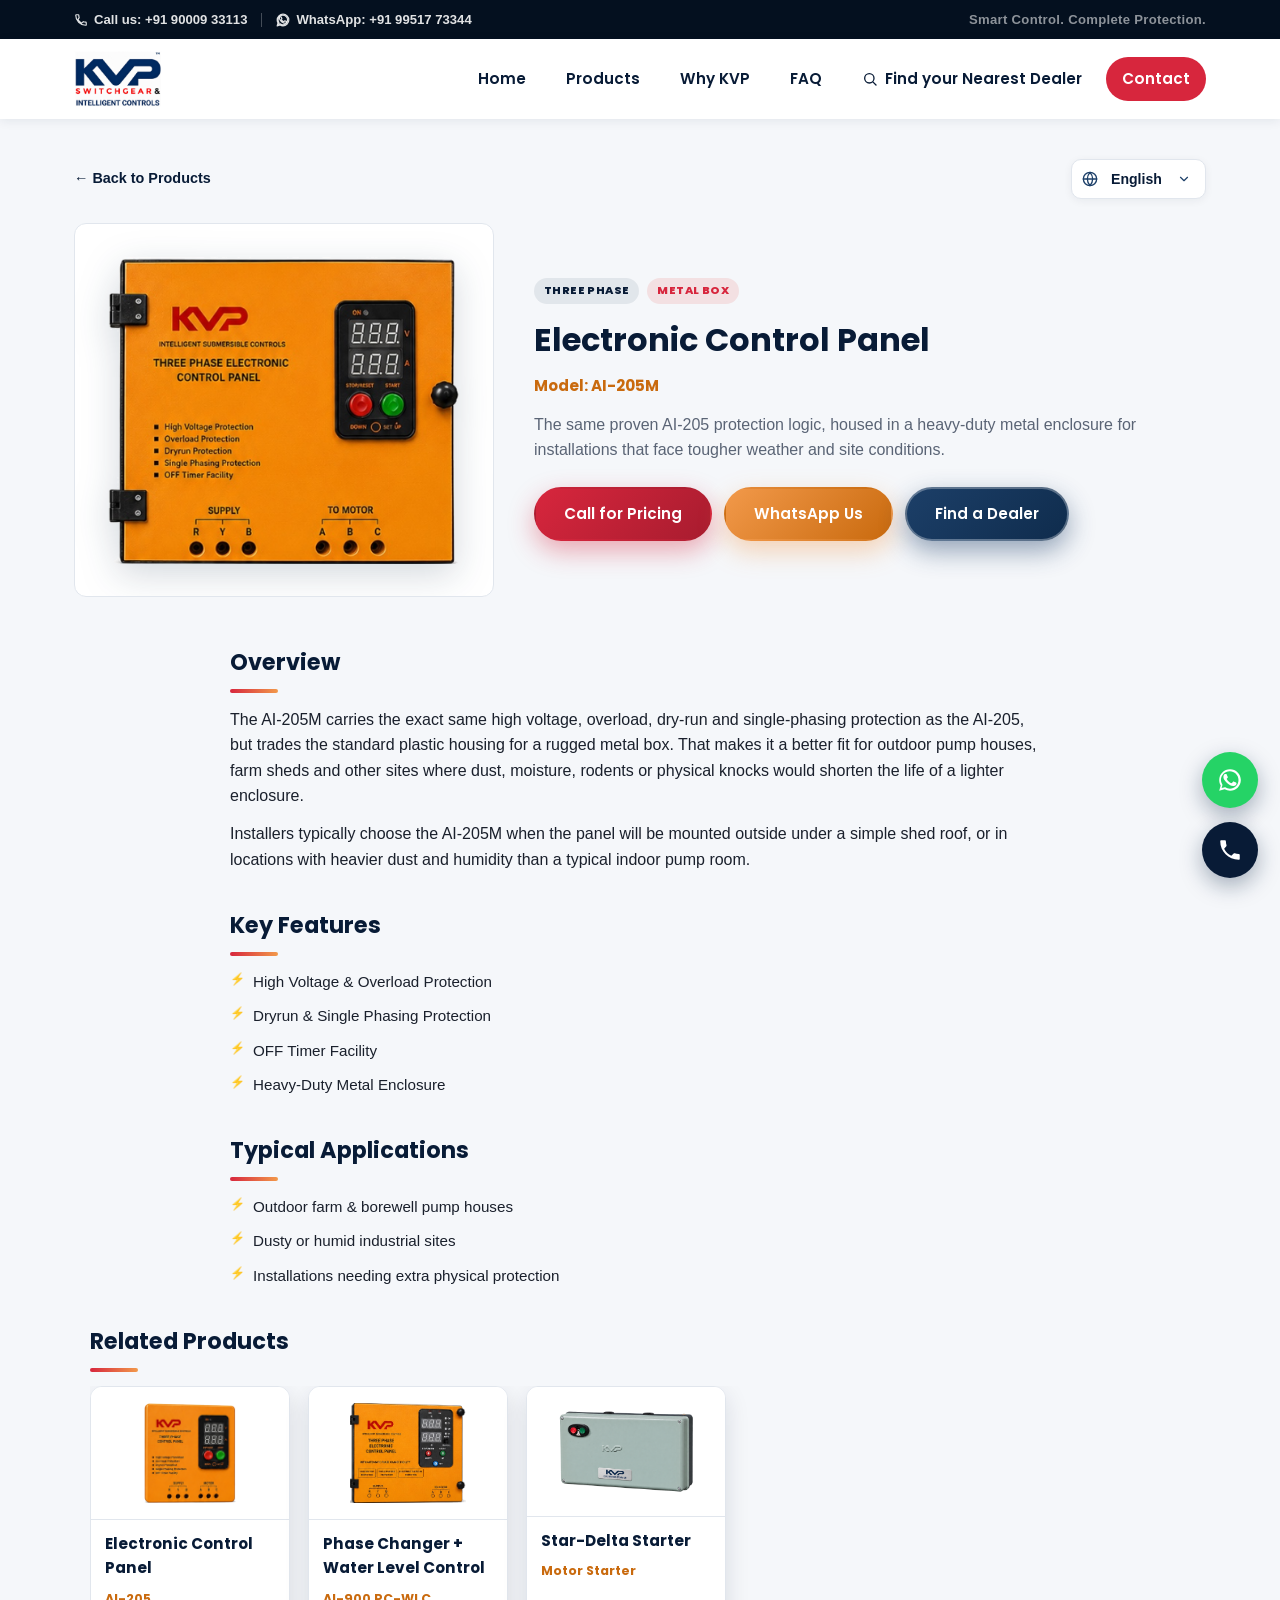
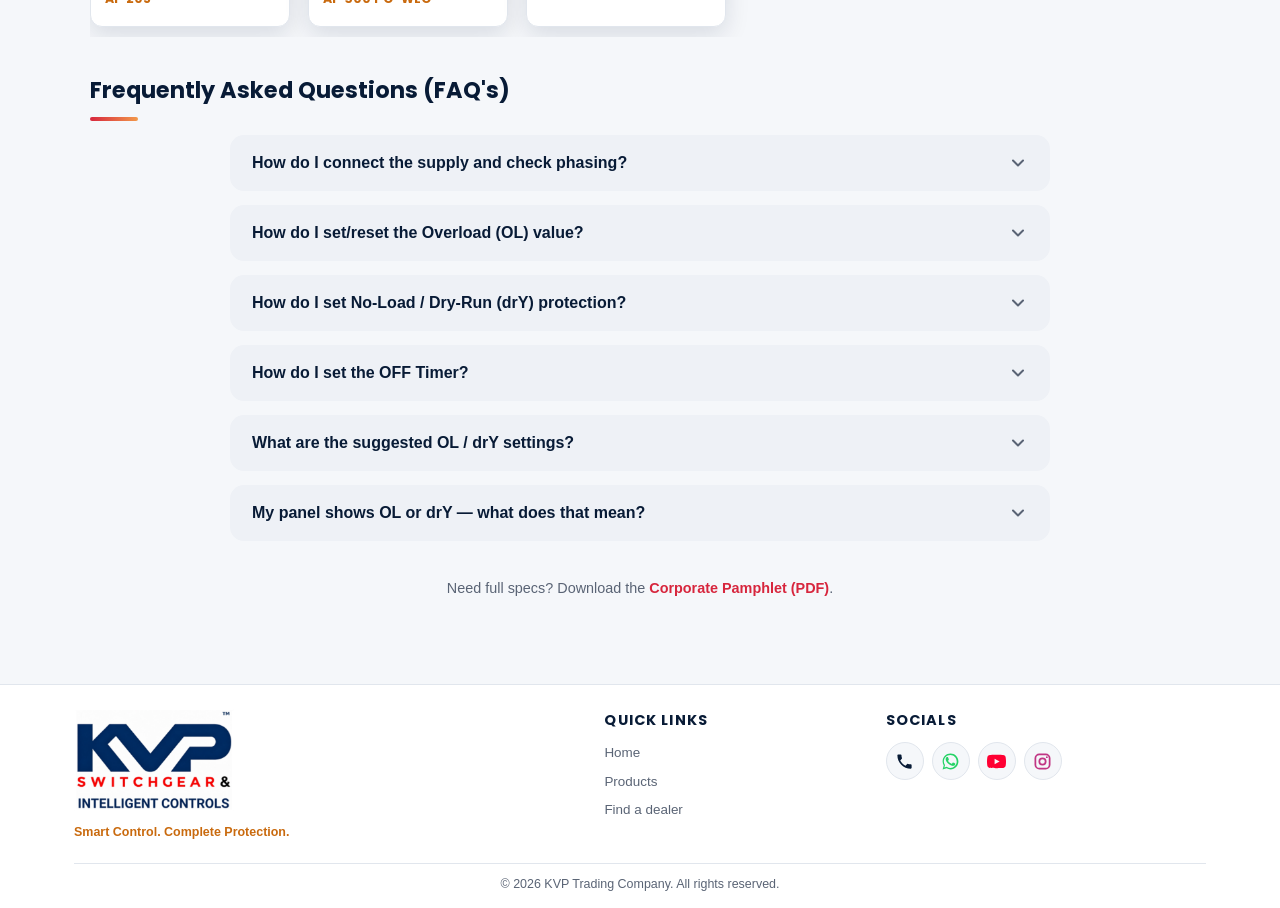
<file: products/ai-205m.html>
<!DOCTYPE html>
<html lang="en">
<head>
<meta charset="UTF-8" />
<meta name="viewport" content="width=device-width, initial-scale=1.0" />
<title>KVP AI-205M Electronic Control Panel (Metal Box) | KVP Switchgear &amp; Intelligent Controls</title>
<meta name="description" content="KVP AI-205M — the AI-205's three-phase protection in a heavy-duty metal enclosure, built for harsher outdoor, dusty and humid installation environments." />
<link rel="canonical" href="https://kvpcontrols.in/products/ai-205m.html" />
<link rel="icon" href="../assets/images/kvp-logo.jpeg" />
<link rel="preconnect" href="https://fonts.googleapis.com" />
<link rel="preconnect" href="https://fonts.gstatic.com" crossorigin />
<link href="https://fonts.googleapis.com/css2?family=Poppins:wght@500;600;700;800&display=swap" rel="stylesheet" />
<link rel="stylesheet" href="../css/styles.css?v=20261113translations4" />
</head>
<body>

<div class="topbar">
  <div class="topbar-row">
    <div class="topbar-contacts">
      <a href="tel:+919000933113" class="topbar-link">
        <svg viewBox="0 0 24 24" aria-hidden="true"><path d="M6.6 10.8c1.4 2.8 3.8 5.2 6.6 6.6l2.2-2.2c.3-.3.7-.4 1-.2 1.1.4 2.4.6 3.6.6.6 0 1 .4 1 1V20c0 .6-.4 1-1 1-9.4 0-17-7.6-17-17 0-.6.4-1 1-1h3.2c.6 0 1 .4 1 1 0 1.3.2 2.5.6 3.6.1.4 0 .8-.2 1L6.6 10.8z"/></svg>
        Call us: +91 90009 33113
      </a>
      <span class="topbar-divider"></span>
      <a href="https://wa.me/919951773344" target="_blank" rel="noopener" class="topbar-link topbar-whatsapp">
        <svg viewBox="0 0 24 24" aria-hidden="true"><path d="M17.47 14.38c-.3-.15-1.78-.88-2.05-.98-.28-.1-.48-.15-.68.15-.2.3-.78.98-.96 1.18-.17.2-.35.22-.65.08-.3-.15-1.26-.46-2.4-1.48-.89-.79-1.48-1.76-1.66-2.06-.17-.3-.02-.46.13-.61.14-.14.3-.35.45-.53.15-.17.2-.3.3-.5.1-.2.05-.37-.02-.52-.08-.15-.68-1.64-.94-2.24-.24-.58-.5-.5-.68-.51h-.58c-.2 0-.52.08-.79.37-.27.3-1.04 1.02-1.04 2.48 0 1.46 1.07 2.87 1.22 3.07.15.2 2.1 3.2 5.08 4.49.71.3 1.26.49 1.69.63.71.22 1.36.19 1.87.12.57-.09 1.78-.73 2.03-1.43.25-.7.25-1.3.18-1.43-.07-.13-.27-.2-.57-.35z"/><path d="M12.02 2C6.5 2 2.04 6.46 2.04 12c0 1.86.5 3.6 1.4 5.1L2 22l5.03-1.4A9.9 9.9 0 0 0 12.02 22C17.53 22 22 17.54 22 12S17.53 2 12.02 2zm0 18.1c-1.63 0-3.14-.48-4.42-1.3l-.32-.2-3 .84.8-2.95-.21-.33a8.07 8.07 0 0 1-1.25-4.16c0-4.48 3.64-8.12 8.12-8.12 4.48 0 8.12 3.64 8.12 8.12 0 4.48-3.64 8.1-8.12 8.1z"/></svg>
        WhatsApp: +91 99517 73344
      </a>
    </div>
    <div class="topbar-tagline">Smart Control. Complete Protection.</div>
  </div>
</div>

<header class="site-header">
  <div class="nav-wrap">
    <a href="../index.html#home" class="brand">
      <img src="../assets/images/kvp-logo-crop.png" alt="KVP Switchgear &amp; Intelligent Controls logo" />
    </a>
    <nav class="nav-links">
      <a href="../index.html#home">Home</a>
      <a href="../index.html#products">Products</a>
      <a href="../index.html#features">Why KVP</a>
      <a href="../index.html#faq">FAQ</a>
      <a href="../dealers.html" class="nav-search-link">
        <svg viewBox="0 0 24 24" aria-hidden="true"><circle cx="11" cy="11" r="7"/><line x1="21" y1="21" x2="16.65" y2="16.65"/></svg>
        Find your Nearest Dealer
      </a>
      <a href="../index.html#contact" class="cta">Contact</a>
    </nav>
    <button class="nav-toggle" aria-label="Toggle navigation menu">
      <span></span><span></span><span></span>
    </button>
  </div>
</header>

<main>
  <section class="product-detail">
    <div class="container">
      <div class="pd-top-row">
        <a class="pd-back" href="../index.html#products">&larr; Back to Products</a>
        <div class="lang-select-wrap">
          <svg class="lang-globe-icon" width="16" height="16" viewBox="0 0 24 24" fill="none" stroke="currentColor" stroke-width="2" stroke-linecap="round" stroke-linejoin="round" aria-hidden="true"><circle cx="12" cy="12" r="10"/><line x1="2" y1="12" x2="22" y2="12"/><path d="M12 2a15.3 15.3 0 0 1 4 10 15.3 15.3 0 0 1-4 10 15.3 15.3 0 0 1-4-10 15.3 15.3 0 0 1 4-10z"/></svg>
          <select id="langSelect" class="lang-select" aria-label="Select language">
            <option value="en">English</option>
            <option value="te">తెలుగు</option>
            <option value="ta">தமிழ்</option>
            <option value="hi">हिंदी</option>
            <option value="kn">ಕನ್ನಡ</option>
          </select>
        </div>
      </div>

      <div class="pd-hero">
        <div class="pd-media red">
          <img src="../assets/images/cutouts/pdf-page4-ai205m.png" alt="KVP AI-205M three phase metal box control panel" />
        </div>
        <div class="pd-info">
          <div class="product-badges"><span class="badge badge-phase">Three Phase</span><span class="badge badge-new">Metal Box</span></div>
          <h1 data-te="ఎలక్ట్రానిక్ కంట్రోల్ ప్యానెల్" data-ta="மின்னணு கட்டுப்பாட்டு பேனல்" data-hi="इलेक्ट्रॉनिक कंट्रोल पैनल" data-kn="ಎಲೆಕ್ಟ್ರಾನಿಕ್ ಕಂಟ್ರೋಲ್ ಪ್ಯಾನೆಲ್">Electronic Control Panel</h1>
          <div class="model">Model: AI-205M</div>
          <p class="pd-lead" data-te="రుజువైన AI-205 రక్షణ లాజిక్, కఠినమైన వాతావరణం మరియు సైట్ పరిస్థితులను ఎదుర్కొనే ఇన్‌స్టాలేషన్ల కోసం హెవీ-డ్యూటీ మెటల్ ఎన్‌క్లోజర్‌లో అమర్చబడింది." data-ta="நிரூபிக்கப்பட்ட அதே AI-205 பாதுகாப்பு லாஜிக், கடினமான வானிலை மற்றும் தள நிலைகளை சந்திக்கும் நிறுவல்களுக்காக கனரக உலோக அடைப்பில் பொருத்தப்பட்டுள்ளது." data-hi="वही सिद्ध AI-205 सुरक्षा लॉजिक, कठिन मौसम और साइट स्थितियों का सामना करने वाले इंस्टॉलेशन के लिए हैवी-ड्यूटी मेटल एनक्लोज़र में लगाया गया है।" data-kn="ಅದೇ ಸಾಬೀತಾದ AI-205 ರಕ್ಷಣಾ ಲಾಜಿಕ್, ಕಠಿಣ ಹವಾಮಾನ ಮತ್ತು ಸೈಟ್ ಸ್ಥಿತಿಗಳನ್ನು ಎದುರಿಸುವ ಅಳವಡಿಕೆಗಳಿಗಾಗಿ ಹೆವಿ-ಡ್ಯೂಟಿ ಮೆಟಲ್ ಎನ್‌ಕ್ಲೋಶರ್‌ನಲ್ಲಿ ಅಳವಡಿಸಲಾಗಿದೆ.">
            The same proven AI-205 protection logic, housed in a heavy-duty metal enclosure for
            installations that face tougher weather and site conditions.
          </p>
          <div class="pd-cta-row">
            <a href="tel:+919951773344" class="btn btn-primary">Call for Pricing</a>
            <a href="https://wa.me/919951773344?text=Hello%20KVP%2C%20I%27m%20interested%20in%20the%20AI-205M%20Electronic%20Control%20Panel.%20Could%20you%20share%20more%20details%3F" target="_blank" rel="noopener" class="btn btn-orange">WhatsApp Us</a>
            <a href="../dealers.html" class="btn btn-blue">Find a Dealer</a>
          </div>
        </div>
      </div>

      <div class="pd-section">
        <h2 data-te="అవలోకనం" data-ta="மேலோட்டம்" data-hi="अवलोकन" data-kn="ಅವಲೋಕನ">Overview</h2>
        <p data-te="AI-205M అనేది AI-205 మాదిరిగానే ఎక్కువ వోల్టేజ్, ఓవర్‌లోడ్, డ్రై-రన్ మరియు సింగిల్ ఫేజింగ్ రక్షణను కలిగి ఉంటుంది, కానీ సాధారణ ప్లాస్టిక్ హాఉసింగ్కు బదులుగా పటిష్టమైన మెటల్ బాక్స్ను ఉపయోగిస్తుంది. దీని వలన ఇది బయటి పంప్ హాఉస్‌లు, వ్యవసాయ షెడ్లు మరియు దుమ్ము, తేమ, ఎలుకలు లేదా భౌతిక దెబ్బలు తేలికపాటి ఎన్‌క్లోజర్ జీవితకాలాన్ని తగ్గించే ఇతర ప్రదేశాలకు బాగా సరిపోతుంది." data-ta="AI-205M ஆனது AI-205 போலவே அதே உயர் மின்னழுத்தம், ஓவர்லோட், டிரை-ரன் மற்றும் சிங்கிள் ஃபேசிங் பாதுகாப்பை கொண்டுள்ளது, ஆனால் நிலையான பிளாஸ்டிக் உறையை வலுவான உலோக பெட்டியாக மாற்றுகிறது. இது வெளிப்புற பம்ப் ஹவுஸ்கள், பண்ணை ஷெட்கள் மற்றும் தூசி, ஈரப்பதம், எலிகள் அல்லது உடல் அடிகள் ஒரு இலகுவான அடைப்பின் ஆயுளை குறைக்கும் மற்ற இடங்களுக்கு சிறப்பாக பொருந்துகிறது." data-hi="AI-205M में AI-205 जैसी ही हाई वोल्टेज, ओवरलोड, ड्राई-रन और सिंगल-फेजिंग सुरक्षा है, लेकिन इसमें सामान्य प्लास्टिक बॉडी की जगह मजबूत मेटल बॉक्स दिया गया है। इससे यह आउटडोर पंप हाउस, फार्म शेड और अन्य उन जगहों के लिए बेहतर है जहां धूल, नमी, चूहे या भौतिक टक्कर हल्के एनक्लोज़र की उम्र कम कर सकते हैं।" data-kn="AI-205M ಕೂಡ AI-205 ನಂತೆಯೇ ಅದೇ ಹೆಚ್ಚಿನ ವೋಲ್ಟೇಜ್, ಓವರ್‌ಲೋಡ್, ಡ್ರೈ-ರನ್ ಮತ್ತು ಸಿಂಗಲ್ ಫೇಸಿಂಗ್ ರಕ್ಷಣೆಯನ್ನು ಹೊಂದಿದೆ, ಆದರೆ ಸಾಮಾನ್ಯ ಪ್ಲಾಸ್ಟಿಕ್ ಹೌಸಿಂಗ್ ಬದಲು ಗಟ್ಟಿಮುಟ್ಟಾದ ಮೆಟಲ್ ಬಾಕ್ಸ್ ಬಳಸುತ್ತದೆ. ಇದರಿಂದ ಇದು ಹೊರಾಂಗಣ ಪಂಪ್ ಹೌಸ್‌ಗಳು, ಕೃಷಿ ಶೆಡ್‌ಗಳು ಮತ್ತು ಧೂಳು, ತೇವಾಂಶ, ಇಲಿಗಳು ಅಥವಾ ಭೌತಿಕ ಹೊಡೆತಗಳು ಹಗುರ ಎನ್‌ಕ್ಲೋಶರ್ನ ಬಾಳಿಕೆಯನ್ನು ಕಡಿಮೆ ಮಾಡುವ ಇತರ ಸ್ಥಳಗಳಿಗೆ ಉತ್ತಮವಾಗಿ ಹೊಂದುತ್ತದೆ.">
          The AI-205M carries the exact same high voltage, overload, dry-run and single-phasing
          protection as the AI-205, but trades the standard plastic housing for a rugged metal
          box. That makes it a better fit for outdoor pump houses, farm sheds and other sites
          where dust, moisture, rodents or physical knocks would shorten the life of a lighter
          enclosure.
        </p>
        <p data-te="ప్యానెల్ను సాధారణ షెడ్ పైకప్పు కింద బయట అమర్చాల్సి వచ్చినప్పుడు, లేదా సాధారణ ఇండోర్ పంప్ గదుల కంటే ఎక్కువ దుమ్ము మరియు తేమ ఉన్న ప్రదేశాలలో ఇన్‌స్టాలర్లు సాధారణంగా AI-205M ఎంచుకుంటారు." data-ta="பேனல் ஒரு எளிய ஷெட் கூரையின் கீழே வெளியில் பொருத்தப்பட வேண்டியிருப்பது, அல்லது வழக்கமான உட்புற பம்ப் அறையை விட அதிக தூசி மற்றும் ஈரப்பதம் உள்ள இடங்களில் நிறுவுநர்கள் பொதுவாக AI-205M ஐ தேர்வு செய்கிறார்கள்." data-hi="इंस्टॉलर आमतौर पर AI-205M तब चुनते हैं जब पैनल को एक साधारण शेड की छत के नीचे बाहर लगाना हो, या ऐसी जगहों में जहां सामान्य इनडोर पंप रूम से ज्यादा धूल और नमी हो।" data-kn="ಪ್ಯಾನೆಲ್ ಒಂದು ಸರಳ ಶೆಡ್ ಛಾವಣಿಯ ಕೆಳಗೆ ಹೊರಗೆ ಅಳವಡಿಸಬೇಕಾದಾಗ, ಅಥವಾ ಸಾಮಾನ್ಯ ಒಳಾಂಗಣ ಪಂಪ್ ಕೋಣೆಗಿಂತ ಹೆಚ್ಚಿನ ಧೂಳು ಮತ್ತು ತೇವಾಂಶ ಇರುವ ಸ್ಥಳಗಳಲ್ಲಿ ಇನ್‌ಸ್ಟಾಲರ್‌ಗಳು ಸಾಮಾನ್ಯವಾಗಿ AI-205M ಅನ್ನು ಆಯ್ಕೆ ಮಾಡಿಕೊಳ್ಳುತ್ತಾರೆ.">
          Installers typically choose the AI-205M when the panel will be mounted outside under a
          simple shed roof, or in locations with heavier dust and humidity than a typical indoor
          pump room.
        </p>
      </div>

      <div class="pd-section">
        <h2 data-te="ముఖ్య ఫీచర్లు" data-ta="முக்கிய அம்சங்கள்" data-hi="मुख्य विशेषताएं" data-kn="ಪ್ರಮುಖ ವೈಶಿಷ್ಟ್ಯಗಳು">Key Features</h2>
        <ul class="product-features">
          <li data-te="ఎక్కువ వోల్టేజ్ & ఓవర్‌లోడ్ రక్షణ" data-ta="அதிக மின்னழுத்தம் & ஓவர்லோட் பாதுகாப்பு" data-hi="हाई वोल्टेज और ओवरलोड सुरक्षा" data-kn="ಹೆಚ್ಚಿನ ವೋಲ್ಟೇಜ್ ಮತ್ತು ಓವರ್‌ಲೋಡ್ ರಕ್ಷಣೆ">High Voltage &amp; Overload Protection</li>
          <li data-te="డ్రై-రన్ & సింగిల్ ఫేజింగ్ రక్షణ" data-ta="டிரை-ரன் & சிங்கிள் ஃபேசிங் பாதுகாப்பு" data-hi="ड्राई-रन और सिंगल फेजिंग सुरक्षा" data-kn="ಡ್ರೈ-ರನ್ ಮತ್ತು ಸಿಂಗಲ್ ಫೇಸಿಂಗ್ ರಕ್ಷಣೆ">Dryrun &amp; Single Phasing Protection</li>
          <li data-te="ఆఫ్ టైమర్ సౌకర్యం" data-ta="ஆஃப் டைமர் வசதி" data-hi="ऑफ टाइमर सुविधा" data-kn="ಆಫ್ ಟೈಮರ್ ಸೌಲಭ್ಯ">OFF Timer Facility</li>
          <li data-te="హెవీ-డ్యూటీ మెటల్ ఎన్‌క్లోజర్" data-ta="கனரக உலோக அடைப்பு" data-hi="हैवी-ड्यूटी मेटल एनक्लोज़र" data-kn="ಹೆವಿ-ಡ್ಯೂಟಿ ಮೆಟಲ್ ಎನ್‌ಕ್ಲೋಶರ್">Heavy-Duty Metal Enclosure</li>
        </ul>
      </div>

      <div class="pd-section">
        <h2 data-te="సాధారణ ఉపయోగాలు" data-ta="பொதுவான பயன்பாடுகள்" data-hi="सामान्य उपयोग" data-kn="ಸಾಮಾನ್ಯ ಬಳಕೆಗಳು">Typical Applications</h2>
        <ul class="product-features">
          <li data-te="బయటి వ్యవసాయ & బోర్‌వెల్ పంప్ హాఉస్‌లు" data-ta="வெளிப்புற பண்ணை & பாதாள கிணறு பம்ப் ஹவுஸ்கள்" data-hi="आउटडोर फार्म और बोरवेल पंप हाउस" data-kn="ಹೊರಾಂಗಣ ಕೃಷಿ ಮತ್ತು ಬೋರ್‌ವೆಲ್ ಪಂಪ್ ಹೌಸ್‌ಗಳು">Outdoor farm &amp; borewell pump houses</li>
          <li data-te="దుమ్ము లేదా తేమతో కూడిన పారిశ్రామిక ప్రదేశాలు" data-ta="தூசி அல்லது ஈரப்பதம் கொண்ட தொழில்துறை தளங்கள்" data-hi="धूल भरे या नम औद्योगिक स्थल" data-kn="ಧೂಳು ಅಥವಾ ತೇವಾಂಶವುಳ್ಳ ಕೈಗಾರಿಕಾ ಸ್ಥಳಗಳು">Dusty or humid industrial sites</li>
          <li data-te="అదనపు భౌతిక రక్షణ అవసరమైన ఇన్‌స్టాలేషన్లు" data-ta="கூடுதல் உடல் பாதுகாப்பு தேவைப்படும் நிறுவல்கள்" data-hi="अतिरिक्त भौतिक सुरक्षा की ज़रूरत वाले इंस्टॉलेशन" data-kn="ಹೆಚ್ಚುವರಿ ಭೌತಿಕ ರಕ್ಷಣೆ ಅಗತ್ಯವಿರುವ ಅಳವಡಿಕೆಗಳು">Installations needing extra physical protection</li>
        </ul>
      </div>

      <div class="pd-section pd-section-wide">
        <h2>Related Products</h2>
        <div class="pd-related-grid">
          <a class="pd-related-card" href="ai-205.html">
            <div class="pd-related-media"><img src="../assets/images/cutouts/pdf-page4-ai205.png" alt="KVP AI-205 three phase electronic control panel" /></div>
            <div class="pd-related-info"><h4>Electronic Control Panel</h4><span class="model">AI-205</span></div>
          </a>
          <a class="pd-related-card" href="ai-900-pc-wlc.html">
            <div class="pd-related-media"><img src="../assets/images/cutouts/pdf-page3-ai900.png" alt="KVP AI-900 PC-WLC three phase panel" /></div>
            <div class="pd-related-info"><h4>Phase Changer + Water Level Control</h4><span class="model">AI-900 PC-WLC</span></div>
          </a>
          <a class="pd-related-card" href="star-delta-starter.html">
            <div class="pd-related-media"><img src="../assets/images/cutouts/pdf-page2-stardelta.png" alt="KVP Star-Delta motor starter" /></div>
            <div class="pd-related-info"><h4>Star-Delta Starter</h4><span class="model">Motor Starter</span></div>
          </a>
        </div>
      </div>

      <div class="pd-section pd-section-wide">
        <h2>Frequently Asked Questions (FAQ's)</h2>
        <div class="faq-list">
          <div class="faq-item">
            <button type="button" class="faq-question" aria-expanded="false">
              <span class="faq-q"><span>How do I connect the supply and check phasing?</span><span class="faq-q-te" data-te="సరఫరాను ఎలా కనెక్ట్ చేయాలి మరియు ఫేజింగ్‌ను ఎలా తనిఖీ చేయాలి?" data-ta="சப்ளையை எவ்வாறு இணைப்பது மற்றும் ஃபேசிங்கை எவ்வாறு சரிபார்ப்பது?" data-hi="सप्लाई कैसे कनेक्ट करें और फेजिंग कैसे जांचें?" data-kn="ಸರಬರಾಜನ್ನು ಹೇಗೆ ಸಂಪರ್ಕಿಸುವುದು ಮತ್ತು ಫೇಸಿಂಗ್ ಅನ್ನು ಹೇಗೆ ಪರಿಶೀಲಿಸುವುದು?">సరఫరాను ఎలా కనెక్ట్ చేయాలి మరియు ఫేజింగ్‌ను ఎలా తనిఖీ చేయాలి?</span></span>
              <span class="faq-icon" aria-hidden="true"><svg width="20" height="20" viewBox="0 0 24 24"><polyline points="6 9 12 15 18 9"/></svg></span>
            </button>
            <div class="faq-answer">
              <p><strong>English:</strong> Connect the supply R-Y-B and motor A-B-C wires correctly &mdash; the display reads OFF when the wiring and incoming phases are healthy (415V). If the panel shows power OFF due to a phase fault, swap any two INPUT phases and check again.</p>
              <p class="faq-secondary" data-te="సరఫరా R-Y-B మరియు మోటారు A-B-C వైర్లను సరిగ్గా కనెక్ట్ చేయండి &mdash; వైరింగ్ మరియు వచ్చే ఫేజులు సరిగ్గా ఉంటే డిస్‌ప్లే OFF చూపిస్తుంది (415V). ఫేజ్ సమస్య వలన ప్యానెల్ పవర్ ఆఫ్ చూపిస్తే, ఏవైనా రెండు ఇన్‌పుట్ ఫేజులను మార్చి మళ్లీ తనిఖీ చేయండి." data-ta="சப்ளை R-Y-B மற்றும் மோட்டார் A-B-C வயர்களை சரியாக இணைக்கவும் — வயரிங் மற்றும் உள்வரும் ஃபேஸ்கள் சரியாக இருந்தால் காட்சி OFF எனக் காட்டும் (415V). ஃபேஸ் பிழையால் பேனல் பவர் ஆஃப் எனக் காட்டினால், ஏதேனும் இரண்டு INPUT ஃபேஸ்களை மாற்றி மீண்டும் சரிபார்க்கவும்." data-hi="सप्लाई R-Y-B और मोटर A-B-C तारों को सही तरीके से कनेक्ट करें — वायरिंग और आने वाले फेज सही होने पर डिस्प्ले OFF दिखाता है (415V)। अगर फेज फॉल्ट के कारण पैनल पावर OFF दिखाए, तो किन्हीं दो INPUT फेज को बदलें और फिर से जांचें।" data-kn="ಸರಬರಾಜು R-Y-B ಮತ್ತು ಮೋಟಾರ್ A-B-C ವೈರ್‌ಗಳನ್ನು ಸರಿಯಾಗಿ ಸಂಪರ್ಕಿಸಿ — ವೈರಿಂಗ್ ಮತ್ತು ಬರುವ ಫೇಸ್‌ಗಳು ಸರಿಯಾಗಿದ್ದರೆ ಡಿಸ್‌ಪ್ಲೇ OFF ತೋರಿಸುತ್ತದೆ (415V). ಫೇಸ್ ದೋಷದಿಂದ ಪ್ಯಾನೆಲ್ ಪವರ್ OFF ತೋರಿಸಿದರೆ, ಯಾವುದಾದರೂ ಎರಡು INPUT ಫೇಸ್‌ಗಳನ್ನು ಬದಲಾಯಿಸಿ ಮತ್ತೆ ಪರಿಶೀಲಿಸಿ."><strong>తెలుగు:</strong> సరఫరా R-Y-B మరియు మోటారు A-B-C వైర్లను సరిగ్గా కనెక్ట్ చేయండి &mdash; వైరింగ్ మరియు వచ్చే ఫేజులు సరిగ్గా ఉంటే డిస్‌ప్లే OFF చూపిస్తుంది (415V). ఫేజ్ సమస్య వలన ప్యానెల్ పవర్ ఆఫ్ చూపిస్తే, ఏవైనా రెండు ఇన్‌పుట్ ఫేజులను మార్చి మళ్లీ తనిఖీ చేయండి.</p>
            </div>
          </div>
          <div class="faq-item">
            <button type="button" class="faq-question" aria-expanded="false">
              <span class="faq-q"><span>How do I set/reset the Overload (OL) value?</span><span class="faq-q-te" data-te="ఓవర్‌లోడ్ (OL) విలువను ఎలా సెట్/రీసెట్ చేయాలి?" data-ta="ஓவர்லோட் (OL) மதிப்பை எப்படி அமைப்பது/மீட்டமைப்பது?" data-hi="ओवरलोड (OL) वैल्यू कैसे सेट/रीसेट करें?" data-kn="ಓವರ್‌ಲೋಡ್ (OL) ಮೌಲ್ಯವನ್ನು ಹೇಗೆ ಸೆಟ್/ರೀಸೆಟ್ ಮಾಡುವುದು?">ఓవర్‌లోడ్ (OL) విలువను ఎలా సెట్/రీసెట్ చేయాలి?</span></span>
              <span class="faq-icon" aria-hidden="true"><svg width="20" height="20" viewBox="0 0 24 24"><polyline points="6 9 12 15 18 9"/></svg></span>
            </button>
            <div class="faq-answer">
              <p><strong>English:</strong> Press SET &mdash; the display shows OL. Use the START/STOP buttons to adjust the amperage to match your motor's rated current, then press SET again to confirm.</p>
              <p class="faq-secondary" data-te="SET నొక్కండి &mdash; డిస్‌ప్లేలో OL కనిపిస్తుంది. మీ మోటారు రేటెడ్ కరెంట్‌కు సరిపోయేలా START/STOP బటన్లతో ఆంపియర్ విలువను సర్దండి, తర్వాత నిర్ధారించడానికి మళ్లీ SET నొక్కండి." data-ta="SET அழுத்தவும் — காட்சியில் OL தெரியும். உங்கள் மோட்டாரின் ரேட்டட் கரண்டிற்கு ஏற்ப ஆம்பியரை சரிசெய்ய START/STOP பொத்தான்களைப் பயன்படுத்தவும், பிறகு உறுதிப்படுத்த மீண்டும் SET அழுத்தவும்." data-hi="SET दबाएं — डिस्प्ले पर OL दिखेगा। अपने मोटर की रेटेड करंट के अनुसार एम्पियर सेट करने के लिए START/STOP बटन का उपयोग करें, फिर पुष्टि के लिए फिर से SET दबाएं।" data-kn="SET ಒತ್ತಿ — ಡಿಸ್‌ಪ್ಲೇಯಲ್ಲಿ OL ಕಾಣಿಸುತ್ತದೆ. ನಿಮ್ಮ ಮೋಟಾರಿನ ರೇಟೆಡ್ ಕರೆಂಟ್‌ಗೆ ಹೊಂದುವಂತೆ ಆಂಪಿಯರ್ ಅನ್ನು ಸರಿಹೊಂದಿಸಲು START/STOP ಬಟನ್‌ಗಳನ್ನು ಬಳಸಿ, ನಂತರ ಖಚಿತಪಡಿಸಲು ಮತ್ತೆ SET ಒತ್ತಿ."><strong>తెలుగు:</strong> SET నొక్కండి &mdash; డిస్‌ప్లేలో OL కనిపిస్తుంది. మీ మోటారు రేటెడ్ కరెంట్‌కు సరిపోయేలా START/STOP బటన్లతో ఆంపియర్ విలువను సర్దండి, తర్వాత నిర్ధారించడానికి మళ్లీ SET నొక్కండి.</p>
            </div>
          </div>
          <div class="faq-item">
            <button type="button" class="faq-question" aria-expanded="false">
              <span class="faq-q"><span>How do I set No-Load / Dry-Run (drY) protection?</span><span class="faq-q-te" data-te="నో-లోడ్ / డ్రై-రన్ (drY) రక్షణను ఎలా సెట్ చేయాలి?" data-ta="நோ-லோட் / டிரை-ரன் (drY) பாதுகாப்பை எப்படி அமைப்பது?" data-hi="नो-लोड / ड्राई-रन (drY) सुरक्षा कैसे सेट करें?" data-kn="ನೋ-ಲೋಡ್ / ಡ್ರೈ-ರನ್ (drY) ರಕ್ಷಣೆಯನ್ನು ಹೇಗೆ ಸೆಟ್ ಮಾಡುವುದು?">నో-లోడ్ / డ్రై-రన్ (drY) రక్షణను ఎలా సెట్ చేయాలి?</span></span>
              <span class="faq-icon" aria-hidden="true"><svg width="20" height="20" viewBox="0 0 24 24"><polyline points="6 9 12 15 18 9"/></svg></span>
            </button>
            <div class="faq-answer">
              <p><strong>English:</strong> Press SET again &mdash; the display shows drY. Use START/STOP to adjust the amperage at which the panel should detect dry-run/no-load, then press SET again to confirm.</p>
              <p class="faq-secondary" data-te="మళ్లీ SET నొక్కండి &mdash; డిస్‌ప్లేలో drY కనిపిస్తుంది. ప్యానెల్ డ్రై-రన్/నో-లోడ్‌ను గుర్తించాల్సిన ఆంపియర్ విలువను START/STOP తో సర్దండి, తర్వాత నిర్ధారించడానికి మళ్లీ SET నొక్కండి." data-ta="மீண்டும் SET அழுத்தவும் — காட்சியில் drY தெரியும். பேனல் டிரை-ரன்/நோ-லோட் கண்டறிய வேண்டிய ஆம்பியரை சரிசெய்ய START/STOP பயன்படுத்தவும், பிறகு உறுதிப்படுத்த மீண்டும் SET அழுத்தவும்." data-hi="फिर से SET दबाएं — डिस्प्ले पर drY दिखेगा। पैनल को ड्राई-रन/नो-लोड पहचानने के लिए जरूरी एम्पियर सेट करने हेतु START/STOP का उपयोग करें, फिर पुष्टि के लिए फिर से SET दबाएं।" data-kn="ಮತ್ತೆ SET ಒತ್ತಿ — ಡಿಸ್‌ಪ್ಲೇಯಲ್ಲಿ drY ಕಾಣಿಸುತ್ತದೆ. ಪ್ಯಾನೆಲ್ ಡ್ರೈ-ರನ್/ನೋ-ಲೋಡ್ ಪತ್ತೆಹಚ್ಚಬೇಕಾದ ಆಂಪಿಯರ್ ಅನ್ನು START/STOP ಬಳಸಿ, ನಂತರ ಖಚಿತಪಡಿಸಲು ಮತ್ತೆ SET ಒತ್ತಿ."><strong>తెలుగు:</strong> మళ్లీ SET నొక్కండి &mdash; డిస్‌ప్లేలో drY కనిపిస్తుంది. ప్యానెల్ డ్రై-రన్/నో-లోడ్‌ను గుర్తించాల్సిన ఆంపియర్ విలువను START/STOP తో సర్దండి, తర్వాత నిర్ధారించడానికి మళ్లీ SET నొక్కండి.</p>
            </div>
          </div>
          <div class="faq-item">
            <button type="button" class="faq-question" aria-expanded="false">
              <span class="faq-q"><span>How do I set the OFF Timer?</span><span class="faq-q-te" data-te="ఆఫ్ టైమర్‌ను ఎలా సెట్ చేయాలి?" data-ta="ஆஃப் டைமரை எப்படி அமைப்பது?" data-hi="ऑफ टाइमर कैसे सेट करें?" data-kn="ಆಫ್ ಟೈಮರ್ ಅನ್ನು ಹೇಗೆ ಸೆಟ್ ಮಾಡುವುದು?">ఆఫ్ టైమర్‌ను ఎలా సెట్ చేయాలి?</span></span>
              <span class="faq-icon" aria-hidden="true"><svg width="20" height="20" viewBox="0 0 24 24"><polyline points="6 9 12 15 18 9"/></svg></span>
            </button>
            <div class="faq-answer">
              <p><strong>English:</strong> Press SET again to show "t". Use START/STOP to set the number of minutes for the timer. Press SET once more to exit settings.</p>
              <p class="faq-secondary" data-te="మళ్లీ SET నొక్కితే &quot;t&quot; కనిపిస్తుంది. టైమర్ కోసం నిమిషాలను START/STOP తో సెట్ చేయండి. సెట్టింగ్స్ నుండి బయటకు రావడానికి SET మళ్లీ నొక్కండి." data-ta="&quot;t&quot; காட்ட மீண்டும் SET அழுத்தவும். டைமருக்கான நிமிடங்களை அமைக்க START/STOP பயன்படுத்தவும். அமைப்புகளிலிருந்து வெளியேற மீண்டும் ஒருமுறை SET அழுத்தவும்." data-hi="&quot;t&quot; दिखाने के लिए फिर से SET दबाएं। टाइमर के लिए मिनट सेट करने हेतु START/STOP का उपयोग करें। सेटिंग्स से बाहर निकलने के लिए एक बार और SET दबाएं।" data-kn="&quot;t&quot; ತೋರಿಸಲು ಮತ್ತೆ SET ಒತ್ತಿ. ಟೈಮರ್‌ಗೆ ನಿಮಿಷಗಳನ್ನು ಸೆಟ್ ಮಾಡಲು START/STOP ಬಳಸಿ. ಸೆಟ್ಟಿಂಗ್‌ಗಳಿಂದ ಹೊರಬರಲು ಮತ್ತೊಮ್ಮೆ SET ಒತ್ತಿ."><strong>తెలుగు:</strong> మళ్లీ SET నొక్కితే "t" కనిపిస్తుంది. టైమర్ కోసం నిమిషాలను START/STOP తో సెట్ చేయండి. సెట్టింగ్స్ నుండి బయటకు రావడానికి SET మళ్లీ నొక్కండి.</p>
            </div>
          </div>
          <div class="faq-item">
            <button type="button" class="faq-question" aria-expanded="false">
              <span class="faq-q"><span>What are the suggested OL / drY settings?</span><span class="faq-q-te" data-te="సూచించిన OL / drY సెట్టింగ్‌లు ఏమిటి?" data-ta="பரிந்துரைக்கப்பட்ட OL / drY அமைப்புகள் என்ன?" data-hi="सुझाई गई OL / drY सेटिंग्स क्या हैं?" data-kn="ಸೂಚಿಸಲಾದ OL / drY ಸೆಟ್ಟಿಂಗ್‌ಗಳು ಯಾವುವು?">సూచించిన OL / drY సెట్టింగ్‌లు ఏమిటి?</span></span>
              <span class="faq-icon" aria-hidden="true"><svg width="20" height="20" viewBox="0 0 24 24"><polyline points="6 9 12 15 18 9"/></svg></span>
            </button>
            <div class="faq-answer">
              <table class="faq-table">
                <thead><tr><th>Setting</th><th>Suggested</th></tr></thead>
                <tbody>
                  <tr><td>Overload (OL)</td><td>Running amps + 2A</td></tr>
                  <tr><td>Dry Run (drY)</td><td>Running amps &minus; 2A</td></tr>
                </tbody>
              </table>
              <p><strong>English:</strong> These are general starting points &mdash; always verify against your motor's actual rated and running amps before finalizing.</p>
              <p class="faq-secondary" data-te="ఇవి సాధారణ ప్రారంభ విలువలు &mdash; తుది నిర్ణయం ముందు మీ మోటారు యొక్క వాస్తవ రేటెడ్ మరియు రన్నింగ్ ఆంప్స్‌ను తప్పకుండా సరిచూసుకోండి." data-ta="இவை பொதுவான தொடக்க மதிப்புகள் &mdash; இறுதிப்படுத்துவதற்கு முன் உங்கள் மோட்டாரின் உண்மையான ரேட் மற்றும் ரன்னிங் ஆம்ப்சுடன் எப்போதும் சரிபார்க்கவும்." data-hi="ये सामान्य शुरुआती मान हैं &mdash; अंतिम रूप देने से पहले हमेशा अपने मोटर के वास्तविक रेटेड और रनिंग एम्प्स से जांच लें।" data-kn="ಇವು ಸಾಮಾನ್ಯ ಆರಂಭಿಕ ಮೌಲ್ಯಗಳು &mdash; ಅಂತಿಮಗೊಳಿಸುವ ಮೊದಲು ಯಾವಾಗಲೂ ನಿಮ್ಮ ಮೋಟಾರಿನ ನಿಜವಾದ ರೇಟೆಡ್ ಮತ್ತು ರನ್ನಿಂಗ್ ಆಂಪ್ಸ್‌ನೊಂದಿಗೆ ಪರಿಶೀಲಿಸಿ."><strong>తెలుగు:</strong> ఇవి సాధారణ ప్రారంభ విలువలు &mdash; తుది నిర్ణయం ముందు మీ మోటారు యొక్క వాస్తవ రేటెడ్ మరియు రన్నింగ్ ఆంప్స్‌ను తప్పకుండా సరిచూసుకోండి.</p>
            </div>
          </div>
          <div class="faq-item">
            <button type="button" class="faq-question" aria-expanded="false">
              <span class="faq-q"><span>My panel shows OL or drY &mdash; what does that mean?</span><span class="faq-q-te" data-te="నా ప్యానెల్‌లో OL లేదా drY కనిపిస్తోంది &mdash; దాని అర్థం ఏమిటి?" data-ta="என் பேனலில் OL அல்லது drY தெரிகிறது &mdash; அதன் அர்த்தம் என்ன?" data-hi="मेरे पैनल पर OL या drY दिख रहा है &mdash; इसका क्या मतलब है?" data-kn="ನನ್ನ ಪ್ಯಾನೆಲ್‌ನಲ್ಲಿ OL ಅಥವಾ drY ಕಾಣಿಸುತ್ತಿದೆ &mdash; ಇದರ ಅರ್ಥವೇನು?">నా ప్యానెల్‌లో OL లేదా drY కనిపిస్తోంది &mdash; దాని అర్థం ఏమిటి?</span></span>
              <span class="faq-icon" aria-hidden="true"><svg width="20" height="20" viewBox="0 0 24 24"><polyline points="6 9 12 15 18 9"/></svg></span>
            </button>
            <div class="faq-answer">
              <p><strong>English:</strong> "OL" means the motor current has exceeded the set overload limit &mdash; check the motor/load for jamming or overheating before resuming. "drY" means the panel detected no-load/dry-run conditions &mdash; check the pump/water source before restarting.</p>
              <p class="faq-secondary" data-te="&quot;OL&quot; అంటే మోటారు కరెంట్ సెట్ చేసిన ఓవర్‌లోడ్ పరిమితిని మించిపోయింది &mdash; మళ్లీ ఆన్ చేసే ముందు మోటారు/లోడ్‌లో జామింగ్ లేదా వేడెక్కడం లేదని చూసుకోండి. &quot;drY&quot; అంటే ప్యానెల్ నో-లోడ్/డ్రై-రన్ పరిస్థితిని గుర్తించింది &mdash; మళ్లీ ఆన్ చేసే ముందు పంప్/నీటి మూలాన్ని తనిఖీ చేయండి." data-ta="&quot;OL&quot; என்றால் மோட்டார் கரெண்ட் அமைக்கப்பட்ட ஓவர்லோட் வரம்பை தாண்டிவிட்டது &mdash; மீண்டும் தொடங்கும் முன் மோட்டார்/லோடில் சிக்கல் அல்லது அதிக சூடு இல்லையா எனப் பார்க்கவும். &quot;drY&quot; என்றால் பேனல் நோ-லோட்/டிரை-ரன் நிலையை கண்டறிந்தது &mdash; மீண்டும் தொடங்கும் முன் பம்ப்/நீர் மூலத்தை சரிபார்க்கவும்." data-hi="&quot;OL&quot; का मतलब है मोटर करंट तय ओवरलोड सीमा से ज़्यादा हो गया है &mdash; दोबारा चालू करने से पहले मोटर/लोड में जाम या ज़्यादा गर्मी की जांच करें। &quot;drY&quot; का मतलब है पैनल ने नो-लोड/ड्राई-रन स्थिति पहचानी है &mdash; दोबारा चालू करने से पहले पंप/पानी का स्रोत जांचें।" data-kn="&quot;OL&quot; ಎಂದರೆ ಮೋಟಾರ್ ಕರೆಂಟ್ ಸೆಟ್ ಮಾಡಿದ ಓವರ್‌ಲೋಡ್ ಮಿತಿಯನ್ನು ಮೀರಿದೆ &mdash; ಮರುಪ್ರಾರಂಭಿಸುವ ಮೊದಲು ಮೋಟಾರ್/ಲೋಡ್‌ನಲ್ಲಿ ಜಾಮ್ ಅಥವಾ ಹೆಚ್ಚು ಬಿಸಿಯಾಗುವುದನ್ನು ಪರಿಶೀಲಿಸಿ. &quot;drY&quot; ಎಂದರೆ ಪ್ಯಾನೆಲ್ ನೋ-ಲೋಡ್/ಡ್ರೈ-ರನ್ ಸ್ಥಿತಿಯನ್ನು ಪತ್ತೆಹಚ್ಚಿದೆ &mdash; ಮರುಪ್ರಾರಂಭಿಸುವ ಮೊದಲು ಪಂಪ್/ನೀರಿನ ಮೂಲವನ್ನು ಪರಿಶೀಲಿಸಿ."><strong>తెలుగు:</strong> "OL" అంటే మోటారు కరెంట్ సెట్ చేసిన ఓవర్‌లోడ్ పరిమితిని మించిపోయింది &mdash; మళ్లీ ఆన్ చేసే ముందు మోటారు/లోడ్‌లో జామింగ్ లేదా వేడెక్కడం లేదని చూసుకోండి. "drY" అంటే ప్యానెల్ నో-లోడ్/డ్రై-రన్ పరిస్థితిని గుర్తించింది &mdash; మళ్లీ ఆన్ చేసే ముందు పంప్/నీటి మూలాన్ని తనిఖీ చేయండి.</p>
            </div>
          </div>
        </div>
      </div>

      <p class="brochure-note">
        Need full specs? Download the <a href="../assets/KVP_Corporate_Pamphlet.pdf" target="_blank" rel="noopener">Corporate Pamphlet (PDF)</a>.
      </p>
    </div>
  </section>
</main>

<button type="button" class="back-to-top" aria-label="Back to top" title="Back to top">
  <svg viewBox="0 0 24 24" aria-hidden="true"><line x1="12" y1="19" x2="12" y2="5"/><polyline points="5 12 12 5 19 12"/></svg>
</button>

<div class="float-contact">
  <a
    class="float-btn whatsapp"
    href="https://wa.me/919951773344?text=Hello%20KVP%20Trading%20Company%2C%20I%27m%20interested%20in%20your%20control%20panels%20and%20motor%20starters.%20Could%20you%20please%20share%20more%20details%3F"
    target="_blank"
    rel="noopener"
    aria-label="Chat with KVP Trading Company on WhatsApp"
    title="WhatsApp us"
  >
    <svg viewBox="0 0 24 24" aria-hidden="true"><path d="M17.47 14.38c-.3-.15-1.78-.88-2.05-.98-.28-.1-.48-.15-.68.15-.2.3-.78.98-.96 1.18-.17.2-.35.22-.65.08-.3-.15-1.26-.46-2.4-1.48-.89-.79-1.48-1.76-1.66-2.06-.17-.3-.02-.46.13-.61.14-.14.3-.35.45-.53.15-.17.2-.3.3-.5.1-.2.05-.37-.02-.52-.08-.15-.68-1.64-.94-2.24-.24-.58-.5-.5-.68-.51h-.58c-.2 0-.52.08-.79.37-.27.3-1.04 1.02-1.04 2.48 0 1.46 1.07 2.87 1.22 3.07.15.2 2.1 3.2 5.08 4.49.71.3 1.26.49 1.69.63.71.22 1.36.19 1.87.12.57-.09 1.78-.73 2.03-1.43.25-.7.25-1.3.18-1.43-.07-.13-.27-.2-.57-.35z"/><path d="M12.02 2C6.5 2 2.04 6.46 2.04 12c0 1.86.5 3.6 1.4 5.1L2 22l5.03-1.4A9.9 9.9 0 0 0 12.02 22C17.53 22 22 17.54 22 12S17.53 2 12.02 2zm0 18.1c-1.63 0-3.14-.48-4.42-1.3l-.32-.2-3 .84.8-2.95-.21-.33a8.07 8.07 0 0 1-1.25-4.16c0-4.48 3.64-8.12 8.12-8.12 4.48 0 8.12 3.64 8.12 8.12 0 4.48-3.64 8.1-8.12 8.1z"/></svg>
  </a>
  <a
    class="float-btn call"
    href="tel:+919951773344"
    aria-label="Call KVP Trading Company"
    title="Call us"
  >
    <svg viewBox="0 0 24 24" aria-hidden="true"><path d="M6.6 10.8c1.4 2.8 3.8 5.2 6.6 6.6l2.2-2.2c.3-.3.7-.4 1-.2 1.1.4 2.4.6 3.6.6.6 0 1 .4 1 1V20c0 .6-.4 1-1 1-9.4 0-17-7.6-17-17 0-.6.4-1 1-1h3.2c.6 0 1 .4 1 1 0 1.3.2 2.5.6 3.6.1.4 0 .8-.2 1L6.6 10.8z"/></svg>
  </a>
</div>

<footer class="site-footer">
  <div class="container">
    <div class="footer-main">
      <div class="footer-brand">
        <a class="footer-brand-name" href="../index.html#home" aria-label="KVP Controls home"><img src="../assets/images/kvp-logo-crop.png" alt="KVP Switchgear and Intelligent Controls" /></a>
        <p>Smart Control. Complete Protection.</p>
      </div>
      <nav class="footer-nav" aria-label="Footer navigation">
        <h2>Quick links</h2>
        <a href="../index.html#home">Home</a>
        <a href="../index.html#products">Products</a>
        <a href="../dealers.html">Find a dealer</a>
      </nav>
      <div class="footer-connect">
        <h2>Socials</h2>
        <div class="footer-social-links" aria-label="Contact and social links">
          <a class="footer-social-link call" href="tel:+919000933113" aria-label="Call KVP Controls" title="Call">
            <svg viewBox="0 0 24 24" aria-hidden="true"><path d="M6.6 10.8c1.4 2.8 3.8 5.2 6.6 6.6l2.2-2.2c.3-.3.7-.4 1-.2 1.1.4 2.4.6 3.6.6.6 0 1 .4 1 1V20c0 .6-.4 1-1 1-9.4 0-17-7.6-17-17 0-.6.4-1 1-1h3.2c.6 0 1 .4 1 1 0 1.3.2 2.5.6 3.6.1.4 0 .8-.2 1L6.6 10.8z"/></svg>
          </a>
          <a class="footer-social-link whatsapp" href="https://wa.me/919951773344" target="_blank" rel="noopener noreferrer" aria-label="Chat with KVP Controls on WhatsApp" title="WhatsApp">
            <svg viewBox="0 0 24 24" aria-hidden="true"><path d="M17.47 14.38c-.3-.15-1.78-.88-2.05-.98-.28-.1-.48-.15-.68.15-.2.3-.78.98-.96 1.18-.17.2-.35.22-.65.08-.3-.15-1.26-.46-2.4-1.48-.89-.79-1.48-1.76-1.66-2.06-.17-.3-.02-.46.13-.61.14-.14.3-.35.45-.53.15-.17.2-.3.3-.5.1-.2.05-.37-.02-.52-.08-.15-.68-1.64-.94-2.24-.24-.58-.5-.5-.68-.51h-.58c-.2 0-.52.08-.79.37-.27.3-1.04 1.02-1.04 2.48 0 1.46 1.07 2.87 1.22 3.07.15.2 2.1 3.2 5.08 4.49.71.3 1.26.49 1.69.63.71.22 1.36.19 1.87.12.57-.09 1.78-.73 2.03-1.43.25-.7.25-1.3.18-1.43-.07-.13-.27-.2-.57-.35z"/><path d="M12.02 2C6.5 2 2.04 6.46 2.04 12c0 1.86.5 3.6 1.4 5.1L2 22l5.03-1.4A9.9 9.9 0 0 0 12.02 22C17.53 22 22 17.54 22 12S17.53 2 12.02 2zm0 18.1c-1.63 0-3.14-.48-4.42-1.3l-.32-.2-3 .84.8-2.95-.21-.33a8.07 8.07 0 0 1-1.25-4.16c0-4.48 3.64-8.12 8.12-8.12 4.48 0 8.12 3.64 8.12 8.12 0 4.48-3.64 8.1-8.12 8.1z"/></svg>
          </a>
          <a class="footer-social-link youtube" href="https://youtube.com/@kvpcontrols?si=a-NgqARKPvIXGeIS" target="_blank" rel="noopener noreferrer" aria-label="KVP Controls on YouTube" title="YouTube">
            <svg viewBox="0 0 24 24" aria-hidden="true"><path d="M23.5 6.2a3 3 0 0 0-2.1-2.1C19.5 3.6 12 3.6 12 3.6s-7.5 0-9.4.5A3 3 0 0 0 .5 6.2 31 31 0 0 0 0 12a31 31 0 0 0 .5 5.8 3 3 0 0 0 2.1 2.1c1.9.5 9.4.5 9.4.5s7.5 0 9.4-.5a3 3 0 0 0 2.1-2.1A31 31 0 0 0 24 12a31 31 0 0 0-.5-5.8ZM9.6 15.6V8.4l6.3 3.6-6.3 3.6Z"/></svg>
          </a>
          <a class="footer-social-link instagram" href="https://www.instagram.com/kvp_controls/" target="_blank" rel="noopener noreferrer" aria-label="KVP Controls on Instagram" title="Instagram">
            <svg viewBox="0 0 24 24" aria-hidden="true"><rect x="3" y="3" width="18" height="18" rx="5" fill="none" stroke="currentColor" stroke-width="2.2"/><circle cx="12" cy="12" r="4" fill="none" stroke="currentColor" stroke-width="2.2"/><circle cx="17.5" cy="6.5" r="1.2"/></svg>
          </a>
        </div>
      </div>
    </div>
    <div class="footer-bottom"><span>© <span id="year"></span> KVP Trading Company. All rights reserved.</span></div>
  </div>
</footer>

<script src="../js/main.js?v=20261113translations4"></script>
</body>
</html>
</file>
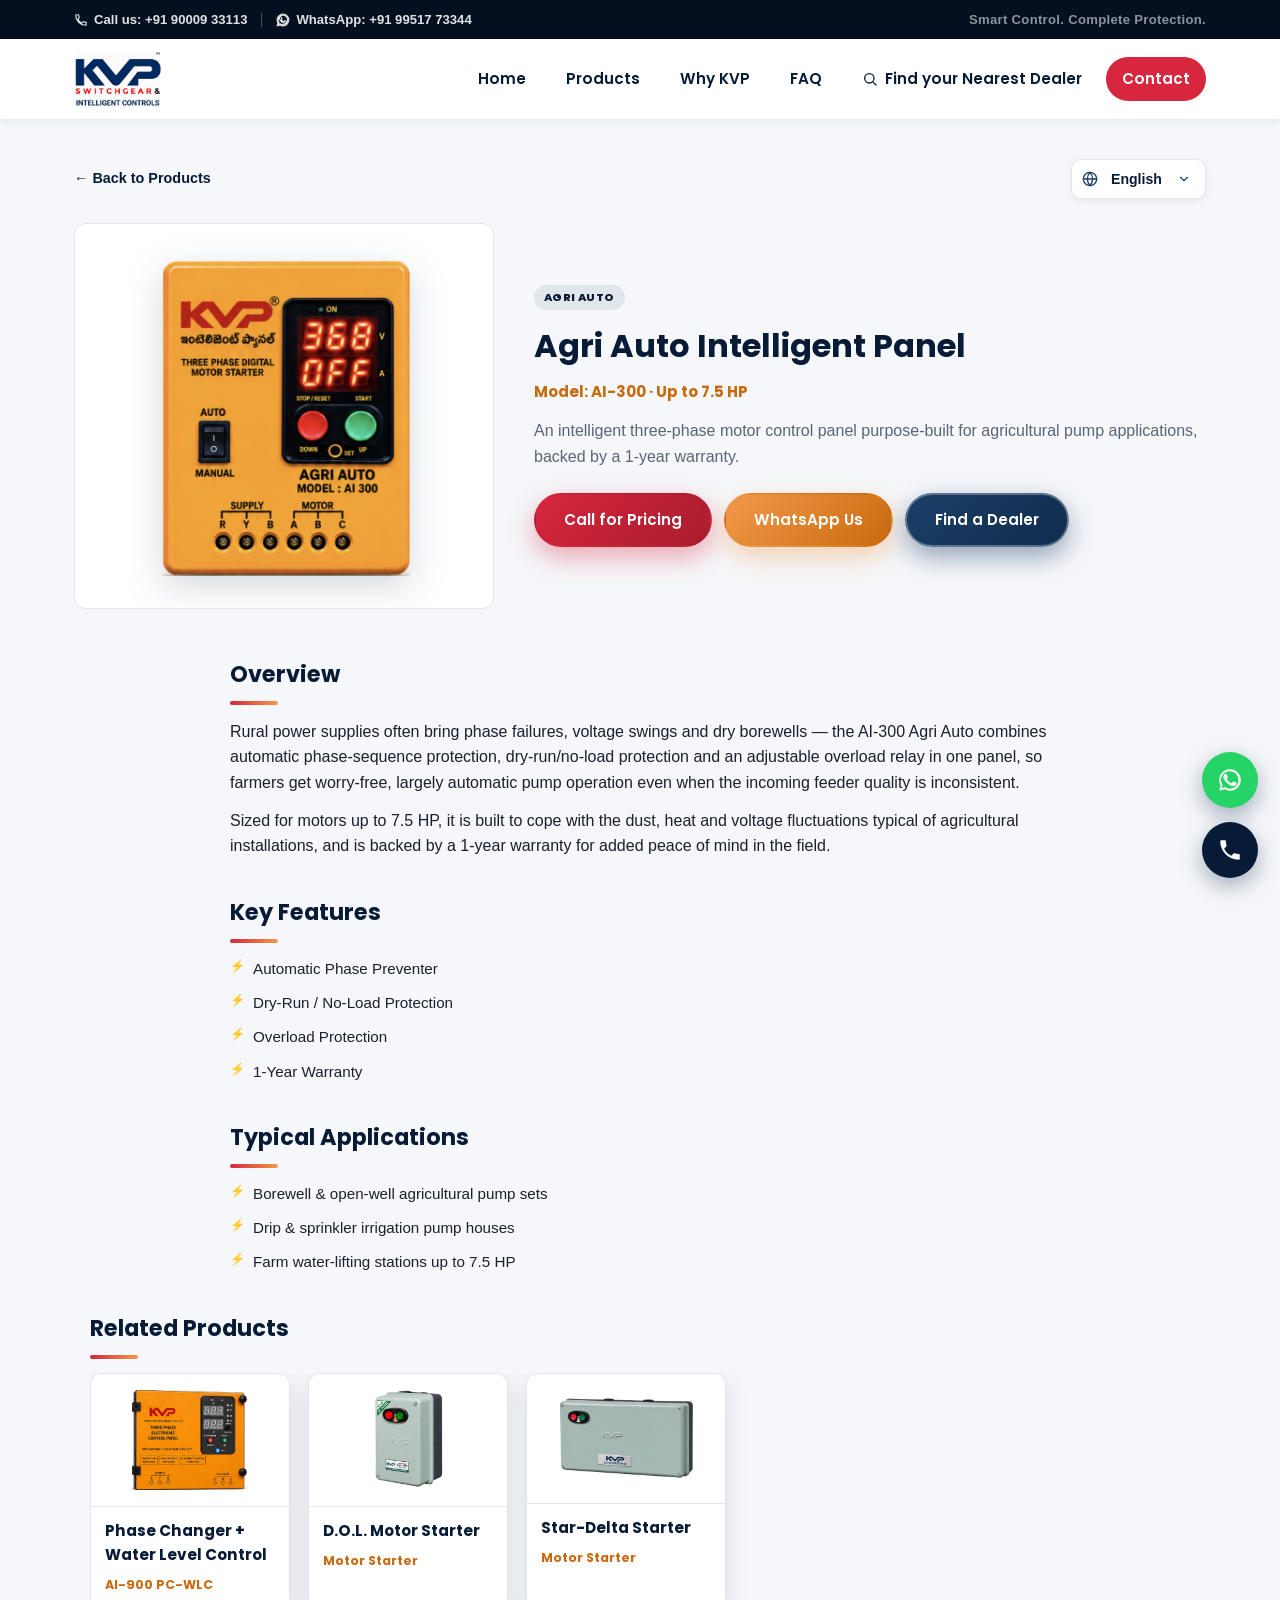
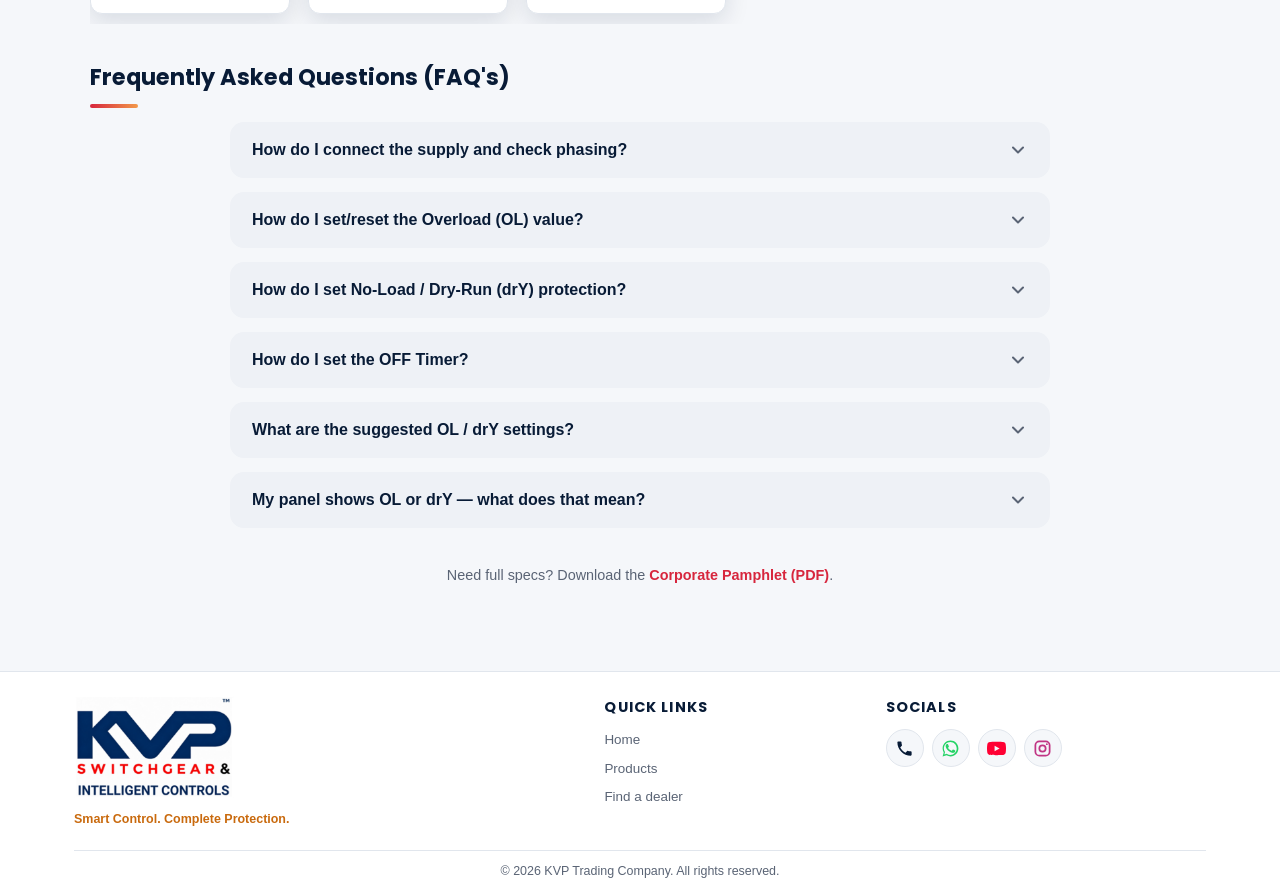
<file: products/ai-300-agri-auto.html>
<!DOCTYPE html>
<html lang="en">
<head>
<meta charset="UTF-8" />
<meta name="viewport" content="width=device-width, initial-scale=1.0" />
<title>KVP AI-300 Agri Auto Intelligent Panel | KVP Switchgear &amp; Intelligent Controls</title>
<meta name="description" content="KVP AI-300 Agri Auto — an intelligent three-phase motor control panel for agricultural pump applications up to 7.5 HP, with automatic phase preventer, dry-run and overload protection and a 1-year warranty." />
<link rel="canonical" href="https://kvpcontrols.in/products/ai-300-agri-auto.html" />
<link rel="icon" href="../assets/images/kvp-logo.jpeg" />
<link rel="preconnect" href="https://fonts.googleapis.com" />
<link rel="preconnect" href="https://fonts.gstatic.com" crossorigin />
<link href="https://fonts.googleapis.com/css2?family=Poppins:wght@500;600;700;800&display=swap" rel="stylesheet" />
<link rel="stylesheet" href="../css/styles.css?v=20261113translations4" />
</head>
<body>

<div class="topbar">
  <div class="topbar-row">
    <div class="topbar-contacts">
      <a href="tel:+919000933113" class="topbar-link">
        <svg viewBox="0 0 24 24" aria-hidden="true"><path d="M6.6 10.8c1.4 2.8 3.8 5.2 6.6 6.6l2.2-2.2c.3-.3.7-.4 1-.2 1.1.4 2.4.6 3.6.6.6 0 1 .4 1 1V20c0 .6-.4 1-1 1-9.4 0-17-7.6-17-17 0-.6.4-1 1-1h3.2c.6 0 1 .4 1 1 0 1.3.2 2.5.6 3.6.1.4 0 .8-.2 1L6.6 10.8z"/></svg>
        Call us: +91 90009 33113
      </a>
      <span class="topbar-divider"></span>
      <a href="https://wa.me/919951773344" target="_blank" rel="noopener" class="topbar-link topbar-whatsapp">
        <svg viewBox="0 0 24 24" aria-hidden="true"><path d="M17.47 14.38c-.3-.15-1.78-.88-2.05-.98-.28-.1-.48-.15-.68.15-.2.3-.78.98-.96 1.18-.17.2-.35.22-.65.08-.3-.15-1.26-.46-2.4-1.48-.89-.79-1.48-1.76-1.66-2.06-.17-.3-.02-.46.13-.61.14-.14.3-.35.45-.53.15-.17.2-.3.3-.5.1-.2.05-.37-.02-.52-.08-.15-.68-1.64-.94-2.24-.24-.58-.5-.5-.68-.51h-.58c-.2 0-.52.08-.79.37-.27.3-1.04 1.02-1.04 2.48 0 1.46 1.07 2.87 1.22 3.07.15.2 2.1 3.2 5.08 4.49.71.3 1.26.49 1.69.63.71.22 1.36.19 1.87.12.57-.09 1.78-.73 2.03-1.43.25-.7.25-1.3.18-1.43-.07-.13-.27-.2-.57-.35z"/><path d="M12.02 2C6.5 2 2.04 6.46 2.04 12c0 1.86.5 3.6 1.4 5.1L2 22l5.03-1.4A9.9 9.9 0 0 0 12.02 22C17.53 22 22 17.54 22 12S17.53 2 12.02 2zm0 18.1c-1.63 0-3.14-.48-4.42-1.3l-.32-.2-3 .84.8-2.95-.21-.33a8.07 8.07 0 0 1-1.25-4.16c0-4.48 3.64-8.12 8.12-8.12 4.48 0 8.12 3.64 8.12 8.12 0 4.48-3.64 8.1-8.12 8.1z"/></svg>
        WhatsApp: +91 99517 73344
      </a>
    </div>
    <div class="topbar-tagline">Smart Control. Complete Protection.</div>
  </div>
</div>

<header class="site-header">
  <div class="nav-wrap">
    <a href="../index.html#home" class="brand">
      <img src="../assets/images/kvp-logo-crop.png" alt="KVP Switchgear &amp; Intelligent Controls logo" />
    </a>
    <nav class="nav-links">
      <a href="../index.html#home">Home</a>
      <a href="../index.html#products">Products</a>
      <a href="../index.html#features">Why KVP</a>
      <a href="../index.html#faq">FAQ</a>
      <a href="../dealers.html" class="nav-search-link">
        <svg viewBox="0 0 24 24" aria-hidden="true"><circle cx="11" cy="11" r="7"/><line x1="21" y1="21" x2="16.65" y2="16.65"/></svg>
        Find your Nearest Dealer
      </a>
      <a href="../index.html#contact" class="cta">Contact</a>
    </nav>
    <button class="nav-toggle" aria-label="Toggle navigation menu">
      <span></span><span></span><span></span>
    </button>
  </div>
</header>

<main>
  <section class="product-detail">
    <div class="container">
      <div class="pd-top-row">
        <a class="pd-back" href="../index.html#products">&larr; Back to Products</a>
        <div class="lang-select-wrap">
          <svg class="lang-globe-icon" width="16" height="16" viewBox="0 0 24 24" fill="none" stroke="currentColor" stroke-width="2" stroke-linecap="round" stroke-linejoin="round" aria-hidden="true"><circle cx="12" cy="12" r="10"/><line x1="2" y1="12" x2="22" y2="12"/><path d="M12 2a15.3 15.3 0 0 1 4 10 15.3 15.3 0 0 1-4 10 15.3 15.3 0 0 1-4-10 15.3 15.3 0 0 1 4-10z"/></svg>
          <select id="langSelect" class="lang-select" aria-label="Select language">
            <option value="en">English</option>
            <option value="te">తెలుగు</option>
            <option value="ta">தமிழ்</option>
            <option value="hi">हिंदी</option>
            <option value="kn">ಕನ್ನಡ</option>
          </select>
        </div>
      </div>

      <div class="pd-hero">
        <div class="pd-media orange">
          <img src="../assets/images/cutouts/pdf-page5-ai300.png" alt="KVP AI-300 Agri Auto intelligent panel" />
        </div>
        <div class="pd-info">
          <div class="product-badges"><span class="badge badge-phase">Agri Auto</span></div>
          <h1 data-te="అగ్రి ఆటో ఇంటెలిజెంట్ ప్యానెల్" data-ta="விவசாய ஆட்டோ இன்டெலிஜென்ட் பேனல்" data-hi="एग्री ऑटो इंटेलिजेंट पैनल" data-kn="ಅಗ್ರಿ ಆಟೋ ಇಂಟೆಲಿಜೆಂಟ್ ಪ್ಯಾನೆಲ್">Agri Auto Intelligent Panel</h1>
          <div class="model">Model: AI-300 &middot; Up to 7.5 HP</div>
          <p class="pd-lead" data-te="వ్యవసాయ పంప్ అవసరాల కోసం ప్రత్యేకంగా రూపొందించిన ఇంటెలిజెంట్ త్రీ ఫేజ్ మోటార్ కంట్రోల్ ప్యానెల్, 1 సంవత్సరం వారంటీతో." data-ta="விவசாய பம்ப் பயன்பாடுகளுக்காக சிறப்பாக வடிவமைக்கப்பட்ட அறிவார்ந்த முப்பக்க மோட்டார் கட்டுப்பாட்டு பேனல், 1 ஆண்டு உத்தரவாதத்துடன்." data-hi="कृषि पंप एप्लिकेशन के लिए खास तौर पर बनाया गया एक इंटेलिजेंट थ्री-फेज मोटर कंट्रोल पैनल, 1 साल की वारंटी के साथ।" data-kn="ಕೃಷಿ ಪಂಪ್ ಅನ್ವಯಗಳಿಗಾಗಿ ವಿಶೇಷವಾಗಿ ವಿನ್ಯಾಸಗೊಳಿಸಲಾದ ಬುದ್ಧಿವಂತ ತ್ರೀ ಫೇಸ್ ಮೋಟಾರ್ ಕಂಟ್ರೋಲ್ ಪ್ಯಾನೆಲ್, 1 ವರ್ಷದ ವಾರಂಟಿಯೊಂದಿಗೆ.">
            An intelligent three-phase motor control panel purpose-built for agricultural pump
            applications, backed by a 1-year warranty.
          </p>
          <div class="pd-cta-row">
            <a href="tel:+919951773344" class="btn btn-primary">Call for Pricing</a>
            <a href="https://wa.me/919951773344?text=Hello%20KVP%2C%20I%27m%20interested%20in%20the%20AI-300%20Agri%20Auto%20panel.%20Could%20you%20share%20more%20details%3F" target="_blank" rel="noopener" class="btn btn-orange">WhatsApp Us</a>
            <a href="../dealers.html" class="btn btn-blue">Find a Dealer</a>
          </div>
        </div>
      </div>

      <div class="pd-section">
        <h2 data-te="అవలోకనం" data-ta="மேலோட்டம்" data-hi="अवलोकन" data-kn="ಅವಲೋಕನ">Overview</h2>
        <p data-te="గ్రామీణ విద్యుత్ సరఫరాలో తరచుగా ఫేజ్ ఫెయిల్యూర్లు, వోల్టేజ్ హెచ్చుతగ్గులు మరియు బోర్‌వెల్లు ఎండిపోవడం వంటి సమస్యలు ఎదురవుతాయి — AI-300 అగ్రి ఆటో ఆటోమేటిక్ ఫేజ్-సీక్వెన్స్ రక్షణ, డ్రై-రన్/నో-లోడ్ రక్షణ మరియు సర్దుబాటు చేయగల ఓవర్‌లోడ్ రిలేను ఒకే ప్యానెల్‌లో కలిపి ఇస్తుంది, దీని వలన ఫీడర్ నాణ్యత అస్థిరంగా ఉన్నప్పటికీ రైతులకు నిశ్చింతగా, ఎక్కువగా ఆటోమేటిక్‌గా పంప్ పనిచేస్తుంది." data-ta="கிராமப்புற மின் சப்ளையில் அடிக்கடி ஃபேஸ் தோல்விகள், மின்னழுத்த ஏற்ற இறக்கங்கள் மற்றும் வறண்ட போர்வெல்கள் ஏற்படுகின்றன — AI-300 அக்ரி ஆட்டோ தானியங்கி ஃபேஸ்-வரிசை பாதுகாப்பு, டிரை-ரன்/நோ-லோட் பாதுகாப்பு மற்றும் சரிசெய்யக்கூடிய ஓவர்லோட் ரிலேயை ஒரே பேனலில் இணைக்கிறது, இதனால் உள்வரும் ஃபீடர் தரம் நிலையற்றதாக இருந்தாலும் விவசாயிகளுக்கு கவலையற்ற, பெரும்பாலும் தானியங்கி பம்ப் இயக்கம் கிடைக்கிறது." data-hi="ग्रामीण बिजली आपूर्ति में अक्सर फेज फेलियर, वोल्टेज उतार-चढ़ाव और सूखे बोरवेल जैसी समस्याएं आती हैं — AI-300 एग्री ऑटो ऑटोमैटिक फेज-सीक्वेंस सुरक्षा, ड्राई-रन/नो-लोड सुरक्षा और एडजस्टेबल ओवरलोड रिले को एक ही पैनल में जोड़ता है, जिससे आने वाली फीडर क्वालिटी अस्थिर होने पर भी किसानों को बेफिक्र, काफ़ी हद तक ऑटोमैटिक पंप संचालन मिलता है।" data-kn="ಗ್ರಾಮೀಣ ವಿದ್ಯುತ್ ಸರಬರಾಜಿನಲ್ಲಿ ಆಗಾಗ್ಗೆ ಫೇಸ್ ವೈಫಲ್ಯಗಳು, ವೋಲ್ಟೇಜ್ ಏರಿಳಿತಗಳು ಮತ್ತು ಒಣಗಿದ ಬೋರ್‌ವೆಲ್‌ಗಳಂತಹ ಸಮಸ್ಯೆಗಳು ಉಂಟಾಗುತ್ತವೆ — AI-300 ಅಗ್ರಿ ಆಟೋ ಸ್ವಯಂಚಾಲಿತ ಫೇಸ್-ಅನುಕ್ರಮ ರಕ್ಷಣೆ, ಡ್ರೈ-ರನ್/ನೋ-ಲೋಡ್ ರಕ್ಷಣೆ ಮತ್ತು ಹೊಂದಿಸಬಹುದಾದ ಓವರ್‌ಲೋಡ್ ರಿಲೇಯನ್ನು ಒಂದೇ ಪ್ಯಾನೆಲ್‌ನಲ್ಲಿ ಸಂಯೋಜಿಸುತ್ತದೆ, ಇದರಿಂದ ಬರುವ ಫೀಡರ್ ಗುಣಮಟ್ಟ ಅಸ್ಥಿರವಾಗಿದ್ದರೂ ರೈತರಿಗೆ ಚಿಂತೆಯಿಲ್ಲದ, ಹೆಚ್ಚಾಗಿ ಸ್ವಯಂಚಾಲಿತ ಪಂಪ್ ಕಾರ್ಯಾಚರಣೆ ಸಿಗುತ್ತದೆ.">
          Rural power supplies often bring phase failures, voltage swings and dry borewells —
          the AI-300 Agri Auto combines automatic phase-sequence protection, dry-run/no-load
          protection and an adjustable overload relay in one panel, so farmers get worry-free,
          largely automatic pump operation even when the incoming feeder quality is inconsistent.
        </p>
        <p data-te="7.5 HP వరకు ఉన్న మోటార్ల కోసం రూపొందించబడిన ఇది, వ్యవసాయ ఇన్‌స్టాలేషన్లో సాధారణంగా ఉండే దుమ్ము, వేడి మరియు వోల్టేజ్ హెచ్చుతగ్గులను తట్టుకొనేలా తయారు చేయబడింది, మరియు క్షేత్రంలో మరింత నమ్మకం కోసం 1 సంవత్సరం వారంటీతో లభిస్తుంది." data-ta="7.5 HP வரை உள்ள மோட்டார்களுக்காக அளவிடப்பட்ட இது, விவசாய நிறுவல்களில் பொதுவான தூசி, வெப்பம் மற்றும் மின்னழுத்த ஏற்ற இறக்கங்களை தாங்கும் வகையில் கட்டப்பட்டுள்ளது, மேலும் வயல்வெளியில் கூடுதல் நிம்மதிக்காக 1 ஆண்டு உத்தரவாதத்துடன் வழங்கப்படுகிறது." data-hi="7.5 HP तक की मोटरों के लिए बनाया गया, यह कृषि इंस्टॉलेशन में आम धूल, गर्मी और वोल्टेज उतार-चढ़ाव को झेलने के लिए बनाया गया है, और खेत में अतिरिक्त भरोसे के लिए 1 साल की वारंटी के साथ आता है।" data-kn="7.5 HP ವರೆಗಿನ ಮೋಟಾರ್‌ಗಳಿಗಾಗಿ ಗಾತ್ರ ನಿಗದಿಪಡಿಸಲಾಗಿದ್ದು, ಇದು ಕೃಷಿ ಅಳವಡಿಕೆಗಳಲ್ಲಿ ಸಾಮಾನ್ಯವಾದ ಧೂಳು, ಶಾಖ ಮತ್ತು ವೋಲ್ಟೇಜ್ ಏರಿಳಿತಗಳನ್ನು ನಿಭಾಯಿಸಲು ನಿರ್ಮಿಸಲಾಗಿದೆ, ಮತ್ತು ಕ್ಷೇತ್ರದಲ್ಲಿ ಹೆಚ್ಚಿನ ನೆಮ್ಮದಿಗಾಗಿ 1 ವರ್ಷದ ವಾರಂಟಿಯೊಂದಿಗೆ ಬರುತ್ತದೆ.">
          Sized for motors up to 7.5 HP, it is built to cope with the dust, heat and voltage
          fluctuations typical of agricultural installations, and is backed by a 1-year warranty
          for added peace of mind in the field.
        </p>
      </div>

      <div class="pd-section">
        <h2 data-te="ముఖ్య ఫీచర్లు" data-ta="முக்கிய அம்சங்கள்" data-hi="मुख्य विशेषताएं" data-kn="ಪ್ರಮುಖ ವೈಶಿಷ್ಟ್ಯಗಳು">Key Features</h2>
        <ul class="product-features">
          <li data-te="ఆటోమేటిక్ ఫేజ్ ప్రివెంటర్" data-ta="தானியங்கி பேஸ் ப்ரிவென்டர்" data-hi="ऑटोमैटिक फेज प्रिवेंटर" data-kn="ಸ್ವಯಂಚಾಲಿತ ಫೇಸ್ ಪ್ರಿವೆಂಟರ್">Automatic Phase Preventer</li>
          <li data-te="డ్రై-రన్ / నో-లోడ్ రక్షణ" data-ta="டிரை-ரன் / நோ-லோட் பாதுகாப்பு" data-hi="ड्राई-रन / नो-लोड सुरक्षा" data-kn="ಡ್ರೈ-ರನ್ / ನೋ-ಲೋಡ್ ರಕ್ಷಣೆ">Dry-Run / No-Load Protection</li>
          <li data-te="ఓవర్‌లోడ్ రక్షణ" data-ta="ஓவர்லோட் பாதுகாப்பு" data-hi="ओवरलोड सुरक्षा" data-kn="ಓವರ್‌ಲೋಡ್ ರಕ್ಷಣೆ">Overload Protection</li>
          <li data-te="1 సంవత్సరం వారంటీ" data-ta="1 ஆண்டு உத்தரவாதம்" data-hi="1 साल की वारंटी" data-kn="1 ವರ್ಷದ ವಾರಂಟಿ">1-Year Warranty</li>
        </ul>
      </div>

      <div class="pd-section">
        <h2 data-te="సాధారణ ఉపయోగాలు" data-ta="பொதுவான பயன்பாடுகள்" data-hi="सामान्य उपयोग" data-kn="ಸಾಮಾನ್ಯ ಬಳಕೆಗಳು">Typical Applications</h2>
        <ul class="product-features">
          <li data-te="బోర్‌వెల్ & ఓపెన్-వెల్ వ్యవసాయ పంప్ సెట్లు" data-ta="போர்வெல் & ஓப்பன்-வெல் விவசாய பம்ப் செட்கள்" data-hi="बोरवेल और ओपन-वेल कृषि पंप सेट" data-kn="ಬೋರ್‌ವೆಲ್ ಮತ್ತು ಓಪನ್-ವೆಲ್ ಕೃಷಿ ಪಂಪ್ ಸೆಟ್‌ಗಳು">Borewell &amp; open-well agricultural pump sets</li>
          <li data-te="డ్రిప్ & స్ప్రింక్లర్ ఇరిగేషన్ పంప్ హాఉస్‌లు" data-ta="டிரிப் & ஸ்பிரிங்க்லர் நீர்ப்பாசன பம்ப் ஹவுஸ்கள்" data-hi="ड्रिप और स्प्रिंकलर सिंचाई पंप हाउस" data-kn="ಡ್ರಿಪ್ ಮತ್ತು ಸ್ಪ್ರಿಂಕ್ಲರ್ ನೀರಾವರಿ ಪಂಪ್ ಹೌಸ್‌ಗಳು">Drip &amp; sprinkler irrigation pump houses</li>
          <li data-te="7.5 HP వరకు వ్యవసాయ నీటి ఎత్తివేత స్టేషన్లు" data-ta="7.5 HP வரை உள்ள பண்ணை நீர்-இறைப்பு நிலையங்கள்" data-hi="7.5 HP तक के फार्म वाटर-लिफ्टिंग स्टेशन" data-kn="7.5 HP ವರೆಗಿನ ಕೃಷಿ ನೀರು-ಎತ್ತುವ ಕೇಂದ್ರಗಳು">Farm water-lifting stations up to 7.5 HP</li>
        </ul>
      </div>

      <div class="pd-section pd-section-wide">
        <h2>Related Products</h2>
        <div class="pd-related-grid">
          <a class="pd-related-card" href="ai-900-pc-wlc.html">
            <div class="pd-related-media"><img src="../assets/images/cutouts/pdf-page3-ai900.png" alt="KVP AI-900 PC-WLC three phase panel" /></div>
            <div class="pd-related-info"><h4>Phase Changer + Water Level Control</h4><span class="model">AI-900 PC-WLC</span></div>
          </a>
          <a class="pd-related-card" href="dol-motor-starter.html">
            <div class="pd-related-media"><img src="../assets/images/cutouts/dol-motor-starter.png" alt="KVP DOL motor starter" /></div>
            <div class="pd-related-info"><h4>D.O.L. Motor Starter</h4><span class="model">Motor Starter</span></div>
          </a>
          <a class="pd-related-card" href="star-delta-starter.html">
            <div class="pd-related-media"><img src="../assets/images/cutouts/pdf-page2-stardelta.png" alt="KVP Star-Delta motor starter" /></div>
            <div class="pd-related-info"><h4>Star-Delta Starter</h4><span class="model">Motor Starter</span></div>
          </a>
        </div>
      </div>

      <div class="pd-section pd-section-wide">
        <h2>Frequently Asked Questions (FAQ's)</h2>
        <div class="faq-list">
          <div class="faq-item">
            <button type="button" class="faq-question" aria-expanded="false">
              <span class="faq-q"><span>How do I connect the supply and check phasing?</span><span class="faq-q-te" data-te="సరఫరాను ఎలా కనెక్ట్ చేయాలి మరియు ఫేజింగ్‌ను ఎలా తనిఖీ చేయాలి?" data-ta="சப்ளையை எவ்வாறு இணைப்பது மற்றும் ஃபேசிங்கை எவ்வாறு சரிபார்ப்பது?" data-hi="सप्लाई कैसे कनेक्ट करें और फेजिंग कैसे जांचें?" data-kn="ಸರಬರಾಜನ್ನು ಹೇಗೆ ಸಂಪರ್ಕಿಸುವುದು ಮತ್ತು ಫೇಸಿಂಗ್ ಅನ್ನು ಹೇಗೆ ಪರಿಶೀಲಿಸುವುದು?">సరఫరాను ఎలా కనెక్ట్ చేయాలి మరియు ఫేజింగ్‌ను ఎలా తనిఖీ చేయాలి?</span></span>
              <span class="faq-icon" aria-hidden="true"><svg width="20" height="20" viewBox="0 0 24 24"><polyline points="6 9 12 15 18 9"/></svg></span>
            </button>
            <div class="faq-answer">
              <p><strong>English:</strong> Connect the supply R-Y-B and motor A-B-C wires correctly &mdash; the display reads OFF when the wiring and incoming phases are healthy (415V). If the panel shows power OFF due to a phase fault, swap any two INPUT phases and check again.</p>
              <p class="faq-secondary" data-te="సరఫరా R-Y-B మరియు మోటారు A-B-C వైర్లను సరిగ్గా కనెక్ట్ చేయండి &mdash; వైరింగ్ మరియు వచ్చే ఫేజులు సరిగ్గా ఉంటే డిస్‌ప్లే OFF చూపిస్తుంది (415V). ఫేజ్ సమస్య వలన ప్యానెల్ పవర్ ఆఫ్ చూపిస్తే, ఏవైనా రెండు ఇన్‌పుట్ ఫేజులను మార్చి మళ్లీ తనిఖీ చేయండి." data-ta="சப்ளை R-Y-B மற்றும் மோட்டார் A-B-C வயர்களை சரியாக இணைக்கவும் — வயரிங் மற்றும் உள்வரும் ஃபேஸ்கள் சரியாக இருந்தால் காட்சி OFF எனக் காட்டும் (415V). ஃபேஸ் பிழையால் பேனல் பவர் ஆஃப் எனக் காட்டினால், ஏதேனும் இரண்டு INPUT ஃபேஸ்களை மாற்றி மீண்டும் சரிபார்க்கவும்." data-hi="सप्लाई R-Y-B और मोटर A-B-C तारों को सही तरीके से कनेक्ट करें — वायरिंग और आने वाले फेज सही होने पर डिस्प्ले OFF दिखाता है (415V)। अगर फेज फॉल्ट के कारण पैनल पावर OFF दिखाए, तो किन्हीं दो INPUT फेज को बदलें और फिर से जांचें।" data-kn="ಸರಬರಾಜು R-Y-B ಮತ್ತು ಮೋಟಾರ್ A-B-C ವೈರ್‌ಗಳನ್ನು ಸರಿಯಾಗಿ ಸಂಪರ್ಕಿಸಿ — ವೈರಿಂಗ್ ಮತ್ತು ಬರುವ ಫೇಸ್‌ಗಳು ಸರಿಯಾಗಿದ್ದರೆ ಡಿಸ್‌ಪ್ಲೇ OFF ತೋರಿಸುತ್ತದೆ (415V). ಫೇಸ್ ದೋಷದಿಂದ ಪ್ಯಾನೆಲ್ ಪವರ್ OFF ತೋರಿಸಿದರೆ, ಯಾವುದಾದರೂ ಎರಡು INPUT ಫೇಸ್‌ಗಳನ್ನು ಬದಲಾಯಿಸಿ ಮತ್ತೆ ಪರಿಶೀಲಿಸಿ."><strong>తెలుగు:</strong> సరఫరా R-Y-B మరియు మోటారు A-B-C వైర్లను సరిగ్గా కనెక్ట్ చేయండి &mdash; వైరింగ్ మరియు వచ్చే ఫేజులు సరిగ్గా ఉంటే డిస్‌ప్లే OFF చూపిస్తుంది (415V). ఫేజ్ సమస్య వలన ప్యానెల్ పవర్ ఆఫ్ చూపిస్తే, ఏవైనా రెండు ఇన్‌పుట్ ఫేజులను మార్చి మళ్లీ తనిఖీ చేయండి.</p>
            </div>
          </div>
          <div class="faq-item">
            <button type="button" class="faq-question" aria-expanded="false">
              <span class="faq-q"><span>How do I set/reset the Overload (OL) value?</span><span class="faq-q-te" data-te="ఓవర్‌లోడ్ (OL) విలువను ఎలా సెట్/రీసెట్ చేయాలి?" data-ta="ஓவர்லோட் (OL) மதிப்பை எப்படி அமைப்பது/மீட்டமைப்பது?" data-hi="ओवरलोड (OL) वैल्यू कैसे सेट/रीसेट करें?" data-kn="ಓವರ್‌ಲೋಡ್ (OL) ಮೌಲ್ಯವನ್ನು ಹೇಗೆ ಸೆಟ್/ರೀಸೆಟ್ ಮಾಡುವುದು?">ఓవర్‌లోడ్ (OL) విలువను ఎలా సెట్/రీసెట్ చేయాలి?</span></span>
              <span class="faq-icon" aria-hidden="true"><svg width="20" height="20" viewBox="0 0 24 24"><polyline points="6 9 12 15 18 9"/></svg></span>
            </button>
            <div class="faq-answer">
              <p><strong>English:</strong> Press SET &mdash; the display shows OL. Use the START/STOP buttons to adjust the amperage to match your motor's rated current, then press SET again to confirm.</p>
              <p class="faq-secondary" data-te="SET నొక్కండి &mdash; డిస్‌ప్లేలో OL కనిపిస్తుంది. మీ మోటారు రేటెడ్ కరెంట్‌కు సరిపోయేలా START/STOP బటన్లతో ఆంపియర్ విలువను సర్దండి, తర్వాత నిర్ధారించడానికి మళ్లీ SET నొక్కండి." data-ta="SET அழுத்தவும் — காட்சியில் OL தெரியும். உங்கள் மோட்டாரின் ரேட்டட் கரண்டிற்கு ஏற்ப ஆம்பியரை சரிசெய்ய START/STOP பொத்தான்களைப் பயன்படுத்தவும், பிறகு உறுதிப்படுத்த மீண்டும் SET அழுத்தவும்." data-hi="SET दबाएं — डिस्प्ले पर OL दिखेगा। अपने मोटर की रेटेड करंट के अनुसार एम्पियर सेट करने के लिए START/STOP बटन का उपयोग करें, फिर पुष्टि के लिए फिर से SET दबाएं।" data-kn="SET ಒತ್ತಿ — ಡಿಸ್‌ಪ್ಲೇಯಲ್ಲಿ OL ಕಾಣಿಸುತ್ತದೆ. ನಿಮ್ಮ ಮೋಟಾರಿನ ರೇಟೆಡ್ ಕರೆಂಟ್‌ಗೆ ಹೊಂದುವಂತೆ ಆಂಪಿಯರ್ ಅನ್ನು ಸರಿಹೊಂದಿಸಲು START/STOP ಬಟನ್‌ಗಳನ್ನು ಬಳಸಿ, ನಂತರ ಖಚಿತಪಡಿಸಲು ಮತ್ತೆ SET ಒತ್ತಿ."><strong>తెలుగు:</strong> SET నొక్కండి &mdash; డిస్‌ప్లేలో OL కనిపిస్తుంది. మీ మోటారు రేటెడ్ కరెంట్‌కు సరిపోయేలా START/STOP బటన్లతో ఆంపియర్ విలువను సర్దండి, తర్వాత నిర్ధారించడానికి మళ్లీ SET నొక్కండి.</p>
            </div>
          </div>
          <div class="faq-item">
            <button type="button" class="faq-question" aria-expanded="false">
              <span class="faq-q"><span>How do I set No-Load / Dry-Run (drY) protection?</span><span class="faq-q-te" data-te="నో-లోడ్ / డ్రై-రన్ (drY) రక్షణను ఎలా సెట్ చేయాలి?" data-ta="நோ-லோட் / டிரை-ரன் (drY) பாதுகாப்பை எப்படி அமைப்பது?" data-hi="नो-लोड / ड्राई-रन (drY) सुरक्षा कैसे सेट करें?" data-kn="ನೋ-ಲೋಡ್ / ಡ್ರೈ-ರನ್ (drY) ರಕ್ಷಣೆಯನ್ನು ಹೇಗೆ ಸೆಟ್ ಮಾಡುವುದು?">నో-లోడ్ / డ్రై-రన్ (drY) రక్షణను ఎలా సెట్ చేయాలి?</span></span>
              <span class="faq-icon" aria-hidden="true"><svg width="20" height="20" viewBox="0 0 24 24"><polyline points="6 9 12 15 18 9"/></svg></span>
            </button>
            <div class="faq-answer">
              <p><strong>English:</strong> Press SET again &mdash; the display shows drY. Use START/STOP to adjust the amperage at which the panel should detect dry-run/no-load, then press SET again to confirm.</p>
              <p class="faq-secondary" data-te="మళ్లీ SET నొక్కండి &mdash; డిస్‌ప్లేలో drY కనిపిస్తుంది. ప్యానెల్ డ్రై-రన్/నో-లోడ్‌ను గుర్తించాల్సిన ఆంపియర్ విలువను START/STOP తో సర్దండి, తర్వాత నిర్ధారించడానికి మళ్లీ SET నొక్కండి." data-ta="மீண்டும் SET அழுத்தவும் — காட்சியில் drY தெரியும். பேனல் டிரை-ரன்/நோ-லோட் கண்டறிய வேண்டிய ஆம்பியரை சரிசெய்ய START/STOP பயன்படுத்தவும், பிறகு உறுதிப்படுத்த மீண்டும் SET அழுத்தவும்." data-hi="फिर से SET दबाएं — डिस्प्ले पर drY दिखेगा। पैनल को ड्राई-रन/नो-लोड पहचानने के लिए जरूरी एम्पियर सेट करने हेतु START/STOP का उपयोग करें, फिर पुष्टि के लिए फिर से SET दबाएं।" data-kn="ಮತ್ತೆ SET ಒತ್ತಿ — ಡಿಸ್‌ಪ್ಲೇಯಲ್ಲಿ drY ಕಾಣಿಸುತ್ತದೆ. ಪ್ಯಾನೆಲ್ ಡ್ರೈ-ರನ್/ನೋ-ಲೋಡ್ ಪತ್ತೆಹಚ್ಚಬೇಕಾದ ಆಂಪಿಯರ್ ಅನ್ನು START/STOP ಬಳಸಿ, ನಂತರ ಖಚಿತಪಡಿಸಲು ಮತ್ತೆ SET ಒತ್ತಿ."><strong>తెలుగు:</strong> మళ్లీ SET నొక్కండి &mdash; డిస్‌ప్లేలో drY కనిపిస్తుంది. ప్యానెల్ డ్రై-రన్/నో-లోడ్‌ను గుర్తించాల్సిన ఆంపియర్ విలువను START/STOP తో సర్దండి, తర్వాత నిర్ధారించడానికి మళ్లీ SET నొక్కండి.</p>
            </div>
          </div>
          <div class="faq-item">
            <button type="button" class="faq-question" aria-expanded="false">
              <span class="faq-q"><span>How do I set the OFF Timer?</span><span class="faq-q-te" data-te="ఆఫ్ టైమర్‌ను ఎలా సెట్ చేయాలి?" data-ta="ஆஃப் டைமரை எப்படி அமைப்பது?" data-hi="ऑफ टाइमर कैसे सेट करें?" data-kn="ಆಫ್ ಟೈಮರ್ ಅನ್ನು ಹೇಗೆ ಸೆಟ್ ಮಾಡುವುದು?">ఆఫ్ టైమర్‌ను ఎలా సెట్ చేయాలి?</span></span>
              <span class="faq-icon" aria-hidden="true"><svg width="20" height="20" viewBox="0 0 24 24"><polyline points="6 9 12 15 18 9"/></svg></span>
            </button>
            <div class="faq-answer">
              <p><strong>English:</strong> Press SET again to show "t". Use START/STOP to set the number of minutes for the timer. Press SET once more to exit settings.</p>
              <p class="faq-secondary" data-te="మళ్లీ SET నొక్కితే &quot;t&quot; కనిపిస్తుంది. టైమర్ కోసం నిమిషాలను START/STOP తో సెట్ చేయండి. సెట్టింగ్స్ నుండి బయటకు రావడానికి SET మళ్లీ నొక్కండి." data-ta="&quot;t&quot; காட்ட மீண்டும் SET அழுத்தவும். டைமருக்கான நிமிடங்களை அமைக்க START/STOP பயன்படுத்தவும். அமைப்புகளிலிருந்து வெளியேற மீண்டும் ஒருமுறை SET அழுத்தவும்." data-hi="&quot;t&quot; दिखाने के लिए फिर से SET दबाएं। टाइमर के लिए मिनट सेट करने हेतु START/STOP का उपयोग करें। सेटिंग्स से बाहर निकलने के लिए एक बार और SET दबाएं।" data-kn="&quot;t&quot; ತೋರಿಸಲು ಮತ್ತೆ SET ಒತ್ತಿ. ಟೈಮರ್‌ಗೆ ನಿಮಿಷಗಳನ್ನು ಸೆಟ್ ಮಾಡಲು START/STOP ಬಳಸಿ. ಸೆಟ್ಟಿಂಗ್‌ಗಳಿಂದ ಹೊರಬರಲು ಮತ್ತೊಮ್ಮೆ SET ಒತ್ತಿ."><strong>తెలుగు:</strong> మళ్లీ SET నొక్కితే "t" కనిపిస్తుంది. టైమర్ కోసం నిమిషాలను START/STOP తో సెట్ చేయండి. సెట్టింగ్స్ నుండి బయటకు రావడానికి SET మళ్లీ నొక్కండి.</p>
            </div>
          </div>
          <div class="faq-item">
            <button type="button" class="faq-question" aria-expanded="false">
              <span class="faq-q"><span>What are the suggested OL / drY settings?</span><span class="faq-q-te" data-te="సూచించిన OL / drY సెట్టింగ్‌లు ఏమిటి?" data-ta="பரிந்துரைக்கப்பட்ட OL / drY அமைப்புகள் என்ன?" data-hi="सुझाई गई OL / drY सेटिंग्स क्या हैं?" data-kn="ಸೂಚಿಸಲಾದ OL / drY ಸೆಟ್ಟಿಂಗ್‌ಗಳು ಯಾವುವು?">సూచించిన OL / drY సెట్టింగ్‌లు ఏమిటి?</span></span>
              <span class="faq-icon" aria-hidden="true"><svg width="20" height="20" viewBox="0 0 24 24"><polyline points="6 9 12 15 18 9"/></svg></span>
            </button>
            <div class="faq-answer">
              <table class="faq-table">
                <thead><tr><th>Setting</th><th>Suggested</th></tr></thead>
                <tbody>
                  <tr><td>Overload (OL)</td><td>Running amps + 2A</td></tr>
                  <tr><td>Dry Run (drY)</td><td>Running amps &minus; 2A</td></tr>
                </tbody>
              </table>
              <p><strong>English:</strong> These are general starting points &mdash; always verify against your motor's actual rated and running amps before finalizing.</p>
              <p class="faq-secondary" data-te="ఇవి సాధారణ ప్రారంభ విలువలు &mdash; తుది నిర్ణయం ముందు మీ మోటారు యొక్క వాస్తవ రేటెడ్ మరియు రన్నింగ్ ఆంప్స్‌ను తప్పకుండా సరిచూసుకోండి." data-ta="இவை பொதுவான தொடக்க மதிப்புகள் &mdash; இறுதிப்படுத்துவதற்கு முன் உங்கள் மோட்டாரின் உண்மையான ரேட் மற்றும் ரன்னிங் ஆம்ப்சுடன் எப்போதும் சரிபார்க்கவும்." data-hi="ये सामान्य शुरुआती मान हैं &mdash; अंतिम रूप देने से पहले हमेशा अपने मोटर के वास्तविक रेटेड और रनिंग एम्प्स से जांच लें।" data-kn="ಇವು ಸಾಮಾನ್ಯ ಆರಂಭಿಕ ಮೌಲ್ಯಗಳು &mdash; ಅಂತಿಮಗೊಳಿಸುವ ಮೊದಲು ಯಾವಾಗಲೂ ನಿಮ್ಮ ಮೋಟಾರಿನ ನಿಜವಾದ ರೇಟೆಡ್ ಮತ್ತು ರನ್ನಿಂಗ್ ಆಂಪ್ಸ್‌ನೊಂದಿಗೆ ಪರಿಶೀಲಿಸಿ."><strong>తెలుగు:</strong> ఇవి సాధారణ ప్రారంభ విలువలు &mdash; తుది నిర్ణయం ముందు మీ మోటారు యొక్క వాస్తవ రేటెడ్ మరియు రన్నింగ్ ఆంప్స్‌ను తప్పకుండా సరిచూసుకోండి.</p>
            </div>
          </div>
          <div class="faq-item">
            <button type="button" class="faq-question" aria-expanded="false">
              <span class="faq-q"><span>My panel shows OL or drY &mdash; what does that mean?</span><span class="faq-q-te" data-te="నా ప్యానెల్‌లో OL లేదా drY కనిపిస్తోంది &mdash; దాని అర్థం ఏమిటి?" data-ta="என் பேனலில் OL அல்லது drY தெரிகிறது &mdash; அதன் அர்த்தம் என்ன?" data-hi="मेरे पैनल पर OL या drY दिख रहा है &mdash; इसका क्या मतलब है?" data-kn="ನನ್ನ ಪ್ಯಾನೆಲ್‌ನಲ್ಲಿ OL ಅಥವಾ drY ಕಾಣಿಸುತ್ತಿದೆ &mdash; ಇದರ ಅರ್ಥವೇನು?">నా ప్యానెల్‌లో OL లేదా drY కనిపిస్తోంది &mdash; దాని అర్థం ఏమిటి?</span></span>
              <span class="faq-icon" aria-hidden="true"><svg width="20" height="20" viewBox="0 0 24 24"><polyline points="6 9 12 15 18 9"/></svg></span>
            </button>
            <div class="faq-answer">
              <p><strong>English:</strong> "OL" means the motor current has exceeded the set overload limit &mdash; check the motor/load for jamming or overheating before resuming. "drY" means the panel detected no-load/dry-run conditions &mdash; check the pump/water source before restarting.</p>
              <p class="faq-secondary" data-te="&quot;OL&quot; అంటే మోటారు కరెంట్ సెట్ చేసిన ఓవర్‌లోడ్ పరిమితిని మించిపోయింది &mdash; మళ్లీ ఆన్ చేసే ముందు మోటారు/లోడ్‌లో జామింగ్ లేదా వేడెక్కడం లేదని చూసుకోండి. &quot;drY&quot; అంటే ప్యానెల్ నో-లోడ్/డ్రై-రన్ పరిస్థితిని గుర్తించింది &mdash; మళ్లీ ఆన్ చేసే ముందు పంప్/నీటి మూలాన్ని తనిఖీ చేయండి." data-ta="&quot;OL&quot; என்றால் மோட்டார் கரெண்ட் அமைக்கப்பட்ட ஓவர்லோட் வரம்பை தாண்டிவிட்டது &mdash; மீண்டும் தொடங்கும் முன் மோட்டார்/லோடில் சிக்கல் அல்லது அதிக சூடு இல்லையா எனப் பார்க்கவும். &quot;drY&quot; என்றால் பேனல் நோ-லோட்/டிரை-ரன் நிலையை கண்டறிந்தது &mdash; மீண்டும் தொடங்கும் முன் பம்ப்/நீர் மூலத்தை சரிபார்க்கவும்." data-hi="&quot;OL&quot; का मतलब है मोटर करंट तय ओवरलोड सीमा से ज़्यादा हो गया है &mdash; दोबारा चालू करने से पहले मोटर/लोड में जाम या ज़्यादा गर्मी की जांच करें। &quot;drY&quot; का मतलब है पैनल ने नो-लोड/ड्राई-रन स्थिति पहचानी है &mdash; दोबारा चालू करने से पहले पंप/पानी का स्रोत जांचें।" data-kn="&quot;OL&quot; ಎಂದರೆ ಮೋಟಾರ್ ಕರೆಂಟ್ ಸೆಟ್ ಮಾಡಿದ ಓವರ್‌ಲೋಡ್ ಮಿತಿಯನ್ನು ಮೀರಿದೆ &mdash; ಮರುಪ್ರಾರಂಭಿಸುವ ಮೊದಲು ಮೋಟಾರ್/ಲೋಡ್‌ನಲ್ಲಿ ಜಾಮ್ ಅಥವಾ ಹೆಚ್ಚು ಬಿಸಿಯಾಗುವುದನ್ನು ಪರಿಶೀಲಿಸಿ. &quot;drY&quot; ಎಂದರೆ ಪ್ಯಾನೆಲ್ ನೋ-ಲೋಡ್/ಡ್ರೈ-ರನ್ ಸ್ಥಿತಿಯನ್ನು ಪತ್ತೆಹಚ್ಚಿದೆ &mdash; ಮರುಪ್ರಾರಂಭಿಸುವ ಮೊದಲು ಪಂಪ್/ನೀರಿನ ಮೂಲವನ್ನು ಪರಿಶೀಲಿಸಿ."><strong>తెలుగు:</strong> "OL" అంటే మోటారు కరెంట్ సెట్ చేసిన ఓవర్‌లోడ్ పరిమితిని మించిపోయింది &mdash; మళ్లీ ఆన్ చేసే ముందు మోటారు/లోడ్‌లో జామింగ్ లేదా వేడెక్కడం లేదని చూసుకోండి. "drY" అంటే ప్యానెల్ నో-లోడ్/డ్రై-రన్ పరిస్థితిని గుర్తించింది &mdash; మళ్లీ ఆన్ చేసే ముందు పంప్/నీటి మూలాన్ని తనిఖీ చేయండి.</p>
            </div>
          </div>
        </div>
      </div>

      <p class="brochure-note">
        Need full specs? Download the <a href="../assets/KVP_Corporate_Pamphlet.pdf" target="_blank" rel="noopener">Corporate Pamphlet (PDF)</a>.
      </p>
    </div>
  </section>
</main>

<button type="button" class="back-to-top" aria-label="Back to top" title="Back to top">
  <svg viewBox="0 0 24 24" aria-hidden="true"><line x1="12" y1="19" x2="12" y2="5"/><polyline points="5 12 12 5 19 12"/></svg>
</button>

<div class="float-contact">
  <a
    class="float-btn whatsapp"
    href="https://wa.me/919951773344?text=Hello%20KVP%20Trading%20Company%2C%20I%27m%20interested%20in%20your%20control%20panels%20and%20motor%20starters.%20Could%20you%20please%20share%20more%20details%3F"
    target="_blank"
    rel="noopener"
    aria-label="Chat with KVP Trading Company on WhatsApp"
    title="WhatsApp us"
  >
    <svg viewBox="0 0 24 24" aria-hidden="true"><path d="M17.47 14.38c-.3-.15-1.78-.88-2.05-.98-.28-.1-.48-.15-.68.15-.2.3-.78.98-.96 1.18-.17.2-.35.22-.65.08-.3-.15-1.26-.46-2.4-1.48-.89-.79-1.48-1.76-1.66-2.06-.17-.3-.02-.46.13-.61.14-.14.3-.35.45-.53.15-.17.2-.3.3-.5.1-.2.05-.37-.02-.52-.08-.15-.68-1.64-.94-2.24-.24-.58-.5-.5-.68-.51h-.58c-.2 0-.52.08-.79.37-.27.3-1.04 1.02-1.04 2.48 0 1.46 1.07 2.87 1.22 3.07.15.2 2.1 3.2 5.08 4.49.71.3 1.26.49 1.69.63.71.22 1.36.19 1.87.12.57-.09 1.78-.73 2.03-1.43.25-.7.25-1.3.18-1.43-.07-.13-.27-.2-.57-.35z"/><path d="M12.02 2C6.5 2 2.04 6.46 2.04 12c0 1.86.5 3.6 1.4 5.1L2 22l5.03-1.4A9.9 9.9 0 0 0 12.02 22C17.53 22 22 17.54 22 12S17.53 2 12.02 2zm0 18.1c-1.63 0-3.14-.48-4.42-1.3l-.32-.2-3 .84.8-2.95-.21-.33a8.07 8.07 0 0 1-1.25-4.16c0-4.48 3.64-8.12 8.12-8.12 4.48 0 8.12 3.64 8.12 8.12 0 4.48-3.64 8.1-8.12 8.1z"/></svg>
  </a>
  <a
    class="float-btn call"
    href="tel:+919951773344"
    aria-label="Call KVP Trading Company"
    title="Call us"
  >
    <svg viewBox="0 0 24 24" aria-hidden="true"><path d="M6.6 10.8c1.4 2.8 3.8 5.2 6.6 6.6l2.2-2.2c.3-.3.7-.4 1-.2 1.1.4 2.4.6 3.6.6.6 0 1 .4 1 1V20c0 .6-.4 1-1 1-9.4 0-17-7.6-17-17 0-.6.4-1 1-1h3.2c.6 0 1 .4 1 1 0 1.3.2 2.5.6 3.6.1.4 0 .8-.2 1L6.6 10.8z"/></svg>
  </a>
</div>

<footer class="site-footer">
  <div class="container">
    <div class="footer-main">
      <div class="footer-brand">
        <a class="footer-brand-name" href="../index.html#home" aria-label="KVP Controls home"><img src="../assets/images/kvp-logo-crop.png" alt="KVP Switchgear and Intelligent Controls" /></a>
        <p>Smart Control. Complete Protection.</p>
      </div>
      <nav class="footer-nav" aria-label="Footer navigation">
        <h2>Quick links</h2>
        <a href="../index.html#home">Home</a>
        <a href="../index.html#products">Products</a>
        <a href="../dealers.html">Find a dealer</a>
      </nav>
      <div class="footer-connect">
        <h2>Socials</h2>
        <div class="footer-social-links" aria-label="Contact and social links">
          <a class="footer-social-link call" href="tel:+919000933113" aria-label="Call KVP Controls" title="Call">
            <svg viewBox="0 0 24 24" aria-hidden="true"><path d="M6.6 10.8c1.4 2.8 3.8 5.2 6.6 6.6l2.2-2.2c.3-.3.7-.4 1-.2 1.1.4 2.4.6 3.6.6.6 0 1 .4 1 1V20c0 .6-.4 1-1 1-9.4 0-17-7.6-17-17 0-.6.4-1 1-1h3.2c.6 0 1 .4 1 1 0 1.3.2 2.5.6 3.6.1.4 0 .8-.2 1L6.6 10.8z"/></svg>
          </a>
          <a class="footer-social-link whatsapp" href="https://wa.me/919951773344" target="_blank" rel="noopener noreferrer" aria-label="Chat with KVP Controls on WhatsApp" title="WhatsApp">
            <svg viewBox="0 0 24 24" aria-hidden="true"><path d="M17.47 14.38c-.3-.15-1.78-.88-2.05-.98-.28-.1-.48-.15-.68.15-.2.3-.78.98-.96 1.18-.17.2-.35.22-.65.08-.3-.15-1.26-.46-2.4-1.48-.89-.79-1.48-1.76-1.66-2.06-.17-.3-.02-.46.13-.61.14-.14.3-.35.45-.53.15-.17.2-.3.3-.5.1-.2.05-.37-.02-.52-.08-.15-.68-1.64-.94-2.24-.24-.58-.5-.5-.68-.51h-.58c-.2 0-.52.08-.79.37-.27.3-1.04 1.02-1.04 2.48 0 1.46 1.07 2.87 1.22 3.07.15.2 2.1 3.2 5.08 4.49.71.3 1.26.49 1.69.63.71.22 1.36.19 1.87.12.57-.09 1.78-.73 2.03-1.43.25-.7.25-1.3.18-1.43-.07-.13-.27-.2-.57-.35z"/><path d="M12.02 2C6.5 2 2.04 6.46 2.04 12c0 1.86.5 3.6 1.4 5.1L2 22l5.03-1.4A9.9 9.9 0 0 0 12.02 22C17.53 22 22 17.54 22 12S17.53 2 12.02 2zm0 18.1c-1.63 0-3.14-.48-4.42-1.3l-.32-.2-3 .84.8-2.95-.21-.33a8.07 8.07 0 0 1-1.25-4.16c0-4.48 3.64-8.12 8.12-8.12 4.48 0 8.12 3.64 8.12 8.12 0 4.48-3.64 8.1-8.12 8.1z"/></svg>
          </a>
          <a class="footer-social-link youtube" href="https://youtube.com/@kvpcontrols?si=a-NgqARKPvIXGeIS" target="_blank" rel="noopener noreferrer" aria-label="KVP Controls on YouTube" title="YouTube">
            <svg viewBox="0 0 24 24" aria-hidden="true"><path d="M23.5 6.2a3 3 0 0 0-2.1-2.1C19.5 3.6 12 3.6 12 3.6s-7.5 0-9.4.5A3 3 0 0 0 .5 6.2 31 31 0 0 0 0 12a31 31 0 0 0 .5 5.8 3 3 0 0 0 2.1 2.1c1.9.5 9.4.5 9.4.5s7.5 0 9.4-.5a3 3 0 0 0 2.1-2.1A31 31 0 0 0 24 12a31 31 0 0 0-.5-5.8ZM9.6 15.6V8.4l6.3 3.6-6.3 3.6Z"/></svg>
          </a>
          <a class="footer-social-link instagram" href="https://www.instagram.com/kvp_controls/" target="_blank" rel="noopener noreferrer" aria-label="KVP Controls on Instagram" title="Instagram">
            <svg viewBox="0 0 24 24" aria-hidden="true"><rect x="3" y="3" width="18" height="18" rx="5" fill="none" stroke="currentColor" stroke-width="2.2"/><circle cx="12" cy="12" r="4" fill="none" stroke="currentColor" stroke-width="2.2"/><circle cx="17.5" cy="6.5" r="1.2"/></svg>
          </a>
        </div>
      </div>
    </div>
    <div class="footer-bottom"><span>© <span id="year"></span> KVP Trading Company. All rights reserved.</span></div>
  </div>
</footer>

<script src="../js/main.js?v=20261113translations4"></script>
</body>
</html>
</file>
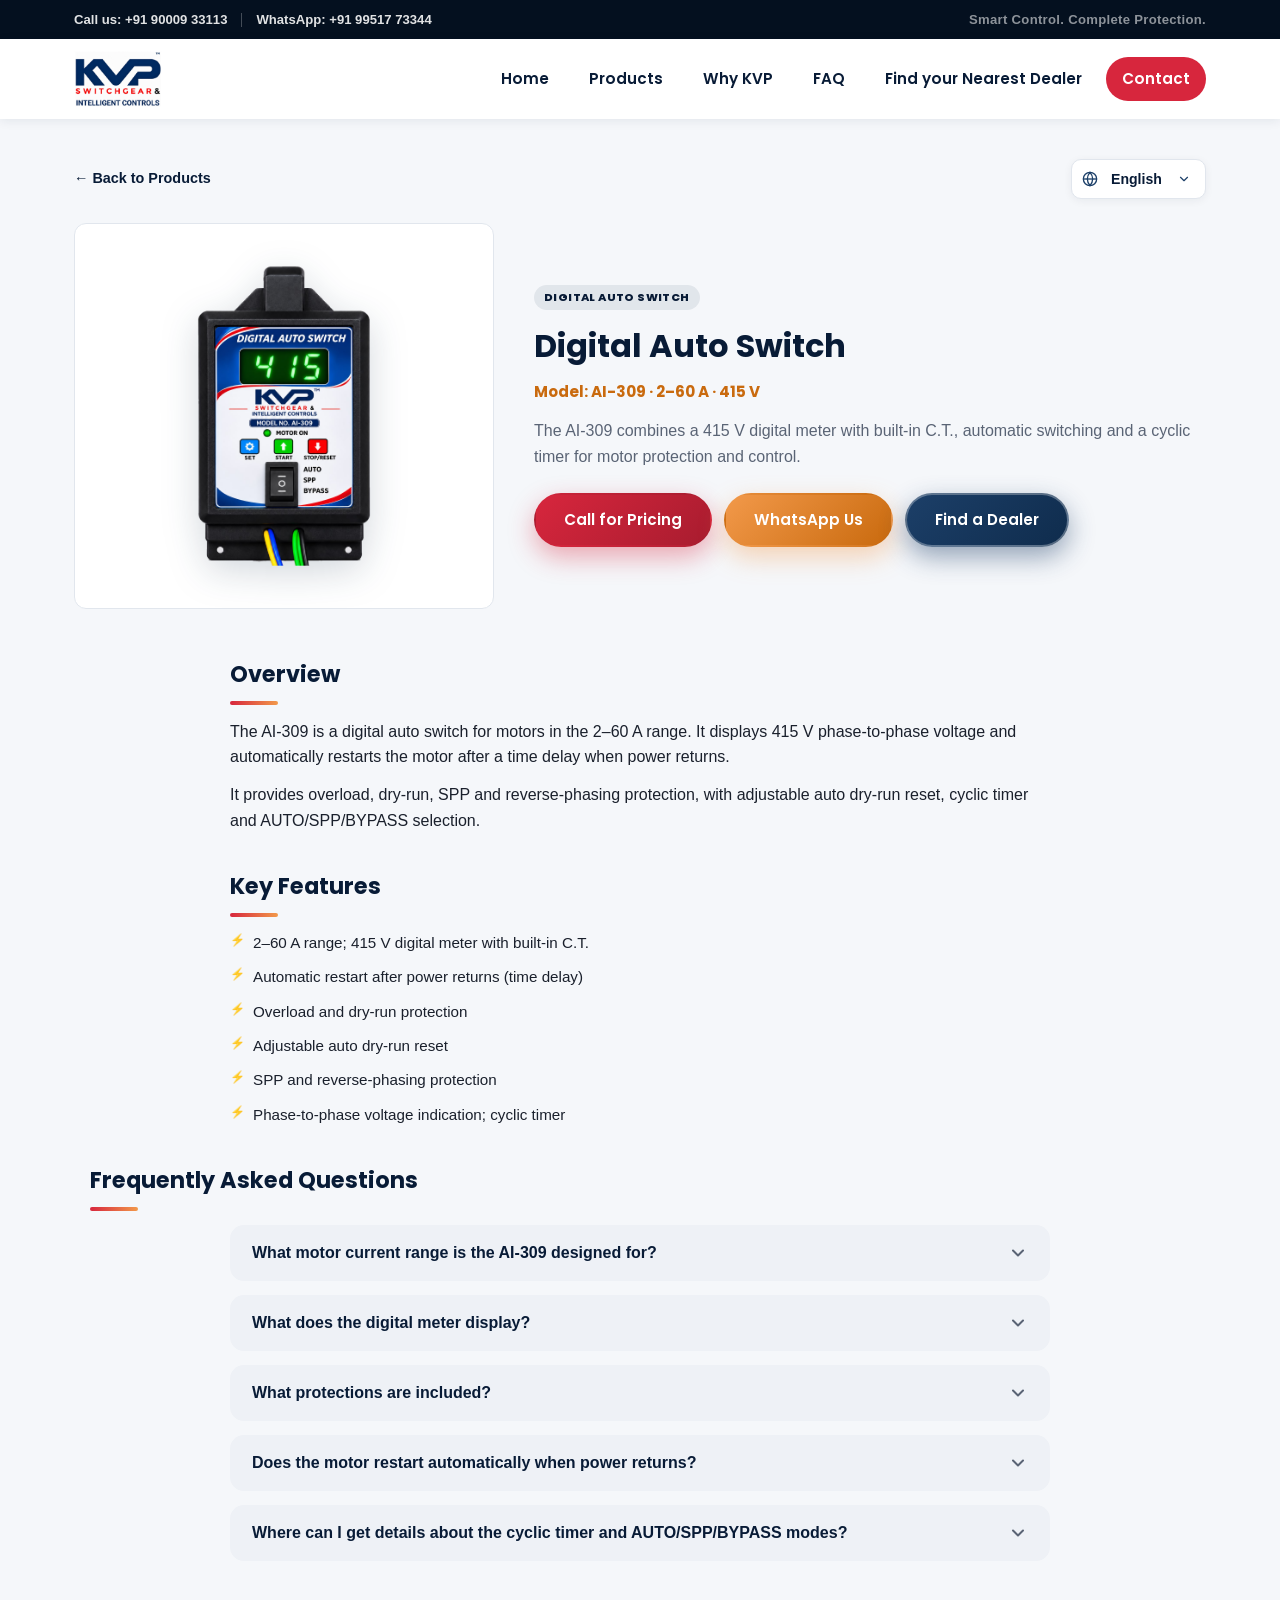
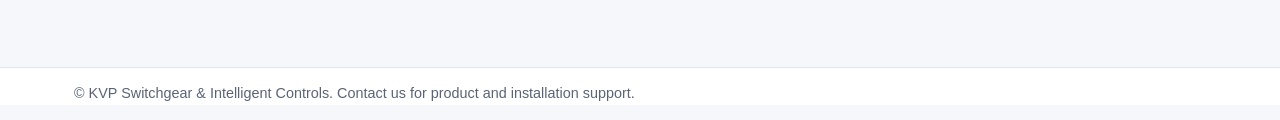
<file: products/ai-309-digital-auto-switch.html>
<!DOCTYPE html>
<html lang="en">
<head>
<meta charset="UTF-8" />
<meta name="viewport" content="width=device-width, initial-scale=1.0" />
<title>KVP AI-309 Digital Auto Switch | KVP Switchgear &amp; Intelligent Controls</title>
<meta name="description" content="KVP AI-309 Digital Auto Switch with 2–60 A range, 415 V digital meter and built-in C.T., overload, dry-run, SPP and reverse-phase protection, auto restart and cyclic timer." />
<link rel="canonical" href="https://kvpcontrols.in/products/ai-309-digital-auto-switch.html" />
<link rel="icon" href="../assets/images/kvp-logo.jpeg" />
<link rel="preconnect" href="https://fonts.googleapis.com" />
<link rel="preconnect" href="https://fonts.gstatic.com" crossorigin />
<link href="https://fonts.googleapis.com/css2?family=Poppins:wght@500;600;700;800&display=swap" rel="stylesheet" />
<link rel="stylesheet" href="../css/styles.css?v=20261113translations4" />
</head>
<body>
<div class="topbar"><div class="topbar-row"><div class="topbar-contacts">
  <a href="tel:+919000933113" class="topbar-link">Call us: +91 90009 33113</a><span class="topbar-divider"></span>
  <a href="https://wa.me/919951773344" target="_blank" rel="noopener" class="topbar-link topbar-whatsapp">WhatsApp: +91 99517 73344</a>
</div><div class="topbar-tagline">Smart Control. Complete Protection.</div></div></div>
<header class="site-header"><div class="nav-wrap">
  <a href="../index.html#home" class="brand"><img src="../assets/images/kvp-logo-crop.png" alt="KVP Switchgear &amp; Intelligent Controls logo" /></a>
  <nav class="nav-links"><a href="../index.html#home">Home</a><a href="../index.html#products">Products</a><a href="../index.html#features">Why KVP</a><a href="../index.html#faq">FAQ</a><a href="../dealers.html">Find your Nearest Dealer</a><a href="../index.html#contact" class="cta">Contact</a></nav>
  <button class="nav-toggle" aria-label="Toggle navigation menu"><span></span><span></span><span></span></button>
</div></header>
<main><section class="product-detail"><div class="container">
  <div class="pd-top-row">
    <a class="pd-back" href="../index.html#products" data-te="ఉత్పత్తులకు తిరిగి" data-ta="தயாரிப்புகளுக்குத் திரும்பு" data-hi="उत्पादों पर वापस जाएं" data-kn="ಉತ್ಪನ್ನಗಳಿಗೆ ಹಿಂತಿರುಗಿ">&larr; Back to Products</a>
    <div class="lang-select-wrap"><svg class="lang-globe-icon" width="16" height="16" viewBox="0 0 24 24" fill="none" stroke="currentColor" stroke-width="2" aria-hidden="true"><circle cx="12" cy="12" r="10"/><line x1="2" y1="12" x2="22" y2="12"/><path d="M12 2a15.3 15.3 0 0 1 4 10 15.3 15.3 0 0 1-4 10 15.3 15.3 0 0 1-4-10 15.3 15.3 0 0 1 4-10z"/></svg>
      <select id="langSelect" class="lang-select" aria-label="Select language"><option value="en">English</option><option value="te">తెలుగు</option><option value="ta">தமிழ்</option><option value="hi">हिंदी</option><option value="kn">ಕನ್ನಡ</option></select>
    </div>
  </div>
  <div class="pd-hero">
    <div class="pd-media"><img src="../assets/images/cutouts/ai-309-digital-auto-switch.png" alt="KVP AI-309 Digital Auto Switch" /></div>
    <div class="pd-info"><div class="product-badges"><span class="badge badge-phase" data-te="డిజిటల్ ఆటో స్విచ్" data-ta="டிஜிட்டல் ஆட்டோ ஸ்விட்ச்" data-hi="डिजिटल ऑटो स्विच" data-kn="ಡಿಜಿಟಲ್ ಆಟೋ ಸ್ವಿಚ್">Digital Auto Switch</span></div>
      <h1 data-te="డిజిటల్ ఆటో స్విచ్" data-ta="டிஜிட்டல் ஆட்டோ ஸ்விட்ச்" data-hi="डिजिटल ऑटो स्विच" data-kn="ಡಿಜಿಟಲ್ ಆಟೋ ಸ್ವಿಚ್">Digital Auto Switch</h1>
      <div class="model">Model: AI-309 &middot; 2–60 A &middot; 415 V</div>
      <p class="pd-lead" data-te="మోటార్ రక్షణ మరియు ఆటోమేటిక్ నియంత్రణ కోసం రూపొందించిన AI-309లో 415 V డిజిటల్ మీటర్, అంతర్నిర్మిత C.T., ఆటో స్విచ్ మరియు సైక్లిక్ టైమర్ ఉన్నాయి." data-ta="மோட்டார் பாதுகாப்பு மற்றும் தானியங்கி கட்டுப்பாட்டிற்காக வடிவமைக்கப்பட்ட AI-309-ல் 415 V டிஜிட்டல் மீட்டர், உள்ளமைந்த C.T., ஆட்டோ ஸ்விட்ச் மற்றும் சைக்கிளிக் டைமர் உள்ளன." data-hi="मोटर सुरक्षा और स्वचालित नियंत्रण के लिए बने AI-309 में 415 V डिजिटल मीटर, बिल्ट-इन C.T., ऑटो स्विच और साइक्लिक टाइमर है।" data-kn="ಮೋಟಾರ್ ರಕ್ಷಣೆ ಮತ್ತು ಸ್ವಯಂಚಾಲಿತ ನಿಯಂತ್ರಣಕ್ಕಾಗಿ ವಿನ್ಯಾಸಗೊಳಿಸಲಾದ AI-309 ನಲ್ಲಿ 415 V ಡಿಜಿಟಲ್ ಮೀಟರ್, ಅಂತರ್ನಿರ್ಮಿತ C.T., ಆಟೋ ಸ್ವಿಚ್ ಮತ್ತು ಸೈಕ್ಲಿಕ್ ಟೈಮರ್ ಇವೆ.">
        The AI-309 combines a 415 V digital meter with built-in C.T., automatic switching and a cyclic timer for motor protection and control.
      </p>
      <div class="pd-cta-row"><a href="tel:+919951773344" class="btn btn-primary" data-te="ధర కోసం కాల్ చేయండి" data-ta="விலைக்கு அழைக்கவும்" data-hi="कीमत के लिए कॉल करें" data-kn="ಬೆಲೆಗಾಗಿ ಕರೆ ಮಾಡಿ">Call for Pricing</a><a href="https://wa.me/919951773344?text=Hello%20KVP%2C%20I%27m%20interested%20in%20the%20AI-309%20Digital%20Auto%20Switch." target="_blank" rel="noopener" class="btn btn-orange" data-te="వాట్సాప్ చేయండి" data-ta="வாட்ஸ்அப் செய்யுங்கள்" data-hi="व्हाट्सऐप करें" data-kn="ವಾಟ್ಸಾಪ್ ಮಾಡಿ">WhatsApp Us</a><a href="../dealers.html" class="btn btn-blue" data-te="డీలర్‌ను కనుగొనండి" data-ta="டீலரைக் கண்டறியவும்" data-hi="डीलर खोजें" data-kn="ಡೀಲರ್ ಹುಡುಕಿ">Find a Dealer</a></div>
    </div>
  </div>
  <div class="pd-section"><h2 data-te="అవలోకనం" data-ta="மேலோட்டம்" data-hi="अवलोकन" data-kn="ಅವಲೋಕನ">Overview</h2>
    <p data-te="AI-309 అనేది 2–60 A పరిధిలోని మోటార్ల కోసం డిజిటల్ ఆటో స్విచ్. ఇది 415 V ఫేజ్-టు-ఫేజ్ వోల్టేజ్‌ను చూపుతుంది; సరఫరా తిరిగి వచ్చినప్పుడు సమయ ఆలస్యంతో మోటార్‌ను ఆటోమేటిక్‌గా పునఃప్రారంభిస్తుంది." data-ta="AI-309 என்பது 2–60 A வரம்பிலுள்ள மோட்டார்களுக்கான டிஜிட்டல் ஆட்டோ ஸ்விட்ச். இது 415 V ஃபேஸ்-டு-ஃபேஸ் மின்னழுத்தத்தைக் காட்டி, மின்சாரம் திரும்பியதும் நேர தாமதத்துடன் மோட்டாரை தானாக மறுதொடக்கம் செய்கிறது." data-hi="AI-309, 2–60 A रेंज की मोटरों के लिए डिजिटल ऑटो स्विच है। यह 415 V फेज-टू-फेज वोल्टेज दिखाता है और बिजली लौटने पर समय विलंब के बाद मोटर को अपने आप फिर चालू करता है।" data-kn="AI-309 2–60 A ವ್ಯಾಪ್ತಿಯ ಮೋಟಾರ್‌ಗಳಿಗಾಗಿ ಡಿಜಿಟಲ್ ಆಟೋ ಸ್ವಿಚ್ ಆಗಿದೆ. ಇದು 415 V ಫೇಸ್-ಟು-ಫೇಸ್ ವೋಲ್ಟೇಜ್ ತೋರಿಸುತ್ತದೆ ಮತ್ತು ವಿದ್ಯುತ್ ಮರಳಿದಾಗ ಸಮಯ ವಿಳಂಬದೊಂದಿಗೆ ಮೋಟಾರ್ ಅನ್ನು ಸ್ವಯಂಚಾಲಿತವಾಗಿ ಮರುಪ್ರಾರಂಭಿಸುತ್ತದೆ.">The AI-309 is a digital auto switch for motors in the 2–60 A range. It displays 415 V phase-to-phase voltage and automatically restarts the motor after a time delay when power returns.</p>
    <p data-te="ఓవర్‌లోడ్, డ్రై-రన్, SPP మరియు రివర్స్ ఫేజింగ్ రక్షణతో పాటు సర్దుబాటు చేయగల ఆటో డ్రై-రన్ రీసెట్, సైక్లిక్ టైమర్ మరియు AUTO/SPP/BYPASS ఎంపికను అందిస్తుంది." data-ta="ஓவர்லோட், டிரை-ரன், SPP மற்றும் ரிவர்ஸ் பேஸிங் பாதுகாப்புடன், சரிசெய்யக்கூடிய ஆட்டோ டிரை-ரன் ரீசெட், சைக்கிளிக் டைமர் மற்றும் AUTO/SPP/BYPASS தேர்வையும் வழங்குகிறது." data-hi="इसमें ओवरलोड, ड्राई-रन, SPP और रिवर्स फेजिंग सुरक्षा के साथ एडजस्टेबल ऑटो ड्राई-रन रीसेट, साइक्लिक टाइमर और AUTO/SPP/BYPASS चयन मिलता है।" data-kn="ಇದು ಓವರ್‌ಲೋಡ್, ಡ್ರೈ-ರನ್, SPP ಮತ್ತು ರಿವರ್ಸ್ ಫೇಸಿಂಗ್ ರಕ್ಷಣೆಯೊಂದಿಗೆ ಹೊಂದಿಸಬಹುದಾದ ಆಟೋ ಡ್ರೈ-ರನ್ ರೀಸೆಟ್, ಸೈಕ್ಲಿಕ್ ಟೈಮರ್ ಮತ್ತು AUTO/SPP/BYPASS ಆಯ್ಕೆಯನ್ನು ಒದಗಿಸುತ್ತದೆ.">It provides overload, dry-run, SPP and reverse-phasing protection, with adjustable auto dry-run reset, cyclic timer and AUTO/SPP/BYPASS selection.</p>
  </div>
  <div class="pd-section"><h2 data-te="ముఖ్య లక్షణాలు" data-ta="முக்கிய அம்சங்கள்" data-hi="मुख्य विशेषताएं" data-kn="ಪ್ರಮುಖ ವೈಶಿಷ್ಟ್ಯಗಳು">Key Features</h2><ul class="product-features">
    <li data-te="2–60 A పరిధి; అంతర్నిర్మిత C.T.తో 415 V డిజిటల్ మీటర్" data-ta="2–60 A வரம்பு; உள்ளமைந்த C.T.-உடன் 415 V டிஜிட்டல் மீட்டர்" data-hi="2–60 A रेंज; बिल्ट-इन C.T. के साथ 415 V डिजिटल मीटर" data-kn="2–60 A ವ್ಯಾಪ್ತಿ; ಅಂತರ್ನಿರ್ಮಿತ C.T. ಹೊಂದಿರುವ 415 V ಡಿಜಿಟಲ್ ಮೀಟರ್">2–60 A range; 415 V digital meter with built-in C.T.</li>
    <li data-te="ఆటోమేటిక్ పునఃప్రారంభం (సమయ ఆలస్యంతో)" data-ta="தானியங்கி மறுதொடக்கம் (நேர தாமதத்துடன்)" data-hi="ऑटो रीस्टार्ट (समय विलंब के साथ)" data-kn="ಸ್ವಯಂಚಾಲಿತ ಮರುಪ್ರಾರಂಭ (ಸಮಯ ವಿಳಂಬದೊಂದಿಗೆ)">Automatic restart after power returns (time delay)</li>
    <li data-te="ఓవర్‌లోడ్ మరియు డ్రై-రన్ రక్షణ" data-ta="ஓவர்லோட் மற்றும் டிரை-ரன் பாதுகாப்பு" data-hi="ओवरलोड और ड्राई-रन सुरक्षा" data-kn="ಓವರ್‌ಲೋಡ್ ಮತ್ತು ಡ್ರೈ-ರನ್ ರಕ್ಷಣೆ">Overload and dry-run protection</li>
    <li data-te="సర్దుబాటు చేయగల ఆటో డ్రై-రన్ రీసెట్" data-ta="சரிசெய்யக்கூடிய ஆட்டோ டிரை-ரன் ரீசெட்" data-hi="एडजस्टेबल ऑटो ड्राई-रन रीसेट" data-kn="ಹೊಂದಿಸಬಹುದಾದ ಆಟೋ ಡ್ರೈ-ರನ್ ರೀಸೆಟ್">Adjustable auto dry-run reset</li>
    <li data-te="SPP మరియు రివర్స్ ఫేజింగ్ రక్షణ" data-ta="SPP மற்றும் ரிவர்ஸ் பேஸிங் பாதுகாப்பு" data-hi="SPP और रिवर्स फेजिंग सुरक्षा" data-kn="SPP ಮತ್ತು ರಿವರ್ಸ್ ಫೇಸಿಂಗ್ ರಕ್ಷಣೆ">SPP and reverse-phasing protection</li>
    <li data-te="ఫేజ్-టు-ఫేజ్ వోల్టేజ్ సూచన; సైక్లిక్ టైమర్" data-ta="ஃபேஸ்-டு-ஃபேஸ் மின்னழுத்தக் குறிப்பு; சைக்கிளிக் டைமர்" data-hi="फेज-टू-फेज वोल्टेज संकेत; साइक्लिक टाइमर" data-kn="ಫೇಸ್-ಟು-ಫೇಸ್ ವೋಲ್ಟೇಜ್ ಸೂಚನೆ; ಸೈಕ್ಲಿಕ್ ಟೈಮರ್">Phase-to-phase voltage indication; cyclic timer</li>
  </ul></div>
  <div class="pd-section pd-section-wide">
    <h2 data-te="తరచుగా అడిగే ప్రశ్నలు" data-ta="அடிக்கடி கேட்கப்படும் கேள்விகள்" data-hi="अक्सर पूछे जाने वाले प्रश्न" data-kn="ಪದೇಪದೇ ಕೇಳಲಾಗುವ ಪ್ರಶ್ನೆಗಳು">Frequently Asked Questions</h2>
    <div class="faq-list">
      <div class="faq-item"><button type="button" class="faq-question" aria-expanded="false"><span class="faq-q" data-te="AI-309 ఏ ఆంపియర్ పరిధి మోటార్లకు సరిపోతుంది?" data-ta="AI-309 எந்த ஆம்பியர் வரம்பிலுள்ள மோட்டார்களுக்கு ஏற்றது?" data-hi="AI-309 किस एम्पियर रेंज की मोटरों के लिए है?" data-kn="AI-309 ಯಾವ ಆಂಪಿಯರ್ ವ್ಯಾಪ್ತಿಯ ಮೋಟಾರ್‌ಗಳಿಗೆ ಸೂಕ್ತವಾಗಿದೆ?">What motor current range is the AI-309 designed for?</span><span class="faq-icon" aria-hidden="true"><svg viewBox="0 0 24 24"><polyline points="6 9 12 15 18 9"/></svg></span></button><div class="faq-answer"><p data-te="ఉత్పత్తి సమాచారం ప్రకారం, AI-309 పరిధి 2–60 A. మీ మోటార్ కరెంట్ ఈ పరిధిలో ఉందో లేదో ఇన్‌స్టాలేషన్‌కు ముందు నిర్ధారించుకోండి." data-ta="தயாரிப்பு தகவலின்படி, AI-309-ன் வரம்பு 2–60 A. நிறுவுவதற்கு முன் உங்கள் மோட்டார் கரண்ட் இந்த வரம்புக்குள் உள்ளதா என்பதை உறுதிப்படுத்தவும்." data-hi="उत्पाद जानकारी के अनुसार, AI-309 की रेंज 2–60 A है। इंस्टॉलेशन से पहले सुनिश्चित करें कि मोटर का करंट इसी रेंज में है।" data-kn="ಉತ್ಪನ್ನ ಮಾಹಿತಿಯ ಪ್ರಕಾರ, AI-309 ವ್ಯಾಪ್ತಿ 2–60 A. ಅಳವಡಿಸುವ ಮೊದಲು ಮೋಟಾರ್ ಕರೆಂಟ್ ಈ ವ್ಯಾಪ್ತಿಯಲ್ಲಿದೆಯೇ ಎಂದು ಖಚಿತಪಡಿಸಿಕೊಳ್ಳಿ.">The product information lists a 2–60 A range. Confirm your motor current is within that range before installation.</p></div></div>
      <div class="faq-item"><button type="button" class="faq-question" aria-expanded="false"><span class="faq-q" data-te="డిజిటల్ మీటర్ ఏమి చూపిస్తుంది?" data-ta="டிஜிட்டல் மீட்டர் எதைக் காட்டுகிறது?" data-hi="डिजिटल मीटर क्या दिखाता है?" data-kn="ಡಿಜಿಟಲ್ ಮೀಟರ್ ಏನನ್ನು ತೋರಿಸುತ್ತದೆ?">What does the digital meter display?</span><span class="faq-icon" aria-hidden="true"><svg viewBox="0 0 24 24"><polyline points="6 9 12 15 18 9"/></svg></span></button><div class="faq-answer"><p data-te="ఇది అంతర్నిర్మిత C.T.తో కూడిన 415 V డిజిటల్ మీటర్. ఉత్పత్తి నోట్ ఫేజ్-టు-ఫేజ్ వోల్టేజ్ సూచనను పేర్కొంటుంది." data-ta="இது உள்ளமைந்த C.T.-உடன் கூடிய 415 V டிஜிட்டல் மீட்டர். தயாரிப்பு குறிப்பில் ஃபேஸ்-டு-ஃபேஸ் மின்னழுத்தக் குறிப்பு குறிப்பிடப்பட்டுள்ளது." data-hi="इसमें बिल्ट-इन C.T. के साथ 415 V डिजिटल मीटर है। उत्पाद नोट में फेज-टू-फेज वोल्टेज संकेत दिया गया है।" data-kn="ಇದರಲ್ಲಿ ಅಂತರ್ನಿರ್ಮಿತ C.T. ಹೊಂದಿರುವ 415 V ಡಿಜಿಟಲ್ ಮೀಟರ್ ಇದೆ. ಉತ್ಪನ್ನ ಟಿಪ್ಪಣಿಯಲ್ಲಿ ಫೇಸ್-ಟು-ಫೇಸ್ ವೋಲ್ಟೇಜ್ ಸೂಚನೆ ಉಲ್ಲೇಖಿಸಲಾಗಿದೆ.">It has a 415 V digital meter with built-in C.T. The product note specifies phase-to-phase voltage indication.</p></div></div>
      <div class="faq-item"><button type="button" class="faq-question" aria-expanded="false"><span class="faq-q" data-te="AI-309 ఏ రక్షణలను అందిస్తుంది?" data-ta="AI-309 என்ன பாதுகாப்புகளை வழங்குகிறது?" data-hi="AI-309 कौन सी सुरक्षा सुविधाएं देता है?" data-kn="AI-309 ಯಾವ ರಕ್ಷಣೆಗಳನ್ನು ಒದಗಿಸುತ್ತದೆ?">What protections are included?</span><span class="faq-icon" aria-hidden="true"><svg viewBox="0 0 24 24"><polyline points="6 9 12 15 18 9"/></svg></span></button><div class="faq-answer"><p data-te="ఉత్పత్తి నోట్‌లో ఓవర్‌లోడ్, డ్రై-రన్, SPP మరియు రివర్స్ ఫేజింగ్ రక్షణలు పేర్కొనబడ్డాయి. డ్రై-రన్ ఆటో రీసెట్ సర్దుబాటు చేయవచ్చు." data-ta="தயாரிப்பு குறிப்பில் ஓவர்லோட், டிரை-ரன், SPP மற்றும் ரிவர்ஸ் பேஸிங் பாதுகாப்புகள் குறிப்பிடப்பட்டுள்ளன. டிரை-ரன் ஆட்டோ ரீசெட்டை சரிசெய்யலாம்." data-hi="उत्पाद नोट में ओवरलोड, ड्राई-रन, SPP और रिवर्स फेजिंग सुरक्षा दी गई है। ड्राई-रन ऑटो रीसेट समायोजित किया जा सकता है।" data-kn="ಉತ್ಪನ್ನ ಟಿಪ್ಪಣಿಯಲ್ಲಿ ಓವರ್‌ಲೋಡ್, ಡ್ರೈ-ರನ್, SPP ಮತ್ತು ರಿವರ್ಸ್ ಫೇಸಿಂಗ್ ರಕ್ಷಣೆಗಳನ್ನು ಉಲ್ಲೇಖಿಸಲಾಗಿದೆ. ಡ್ರೈ-ರನ್ ಆಟೋ ರೀಸೆಟ್ ಹೊಂದಿಸಬಹುದು.">The product note lists overload, dry-run, SPP and reverse-phasing protection. The dry-run auto reset is adjustable.</p></div></div>
      <div class="faq-item"><button type="button" class="faq-question" aria-expanded="false"><span class="faq-q" data-te="విద్యుత్ తిరిగి వచ్చినప్పుడు మోటార్ ఆటోమేటిక్‌గా ప్రారంభమవుతుందా?" data-ta="மின்சாரம் திரும்பியதும் மோட்டார் தானாகத் தொடங்குமா?" data-hi="बिजली लौटने पर क्या मोटर अपने आप शुरू होती है?" data-kn="ವಿದ್ಯುತ್ ಮರಳಿದಾಗ ಮೋಟಾರ್ ಸ್ವಯಂಚಾಲಿತವಾಗಿ ಪ್ರಾರಂಭವಾಗುತ್ತದೆಯೇ?">Does the motor restart automatically when power returns?</span><span class="faq-icon" aria-hidden="true"><svg viewBox="0 0 24 24"><polyline points="6 9 12 15 18 9"/></svg></span></button><div class="faq-answer"><p data-te="అవును. సరఫరా తిరిగి వచ్చిన తర్వాత సమయ ఆలస్యంతో ఆటో రీస్టార్ట్ అవుతుందని ఉత్పత్తి నోట్ పేర్కొంటుంది. ఆలస్య సమయం ఎంత అనేది నోట్‌లో ఇవ్వలేదు; సెట్టింగ్ వివరాల కోసం KVP డీలర్‌ను సంప్రదించండి." data-ta="ஆம். மின்சாரம் திரும்பிய பிறகு நேர தாமதத்துடன் தானாக மறுதொடக்கம் செய்வதாக தயாரிப்பு குறிப்பு கூறுகிறது. தாமத நேரம் குறிப்பிடப்படவில்லை; அமைப்பு விவரங்களுக்கு KVP டீலரைத் தொடர்புகொள்ளவும்." data-hi="हां। उत्पाद नोट के अनुसार बिजली लौटने के बाद समय विलंब से ऑटो रीस्टार्ट होता है। विलंब की अवधि नोट में नहीं दी गई है; सेटिंग के लिए KVP डीलर से पूछें।" data-kn="ಹೌದು. ವಿದ್ಯುತ್ ಮರಳಿದ ನಂತರ ಸಮಯ ವಿಳಂಬದೊಂದಿಗೆ ಆಟೋ ಮರುಪ್ರಾರಂಭವಾಗುತ್ತದೆ ಎಂದು ಉತ್ಪನ್ನ ಟಿಪ್ಪಣಿ ಹೇಳುತ್ತದೆ. ವಿಳಂಬದ ಅವಧಿ ಟಿಪ್ಪಣಿಯಲ್ಲಿ ಇಲ್ಲ; ಸೆಟ್ಟಿಂಗ್ ವಿವರಗಳಿಗಾಗಿ KVP ಡೀಲರ್ ಅನ್ನು ಸಂಪರ್ಕಿಸಿ.">Yes. The product note says it auto-restarts after a time delay when power returns. It does not specify the delay duration; contact a KVP dealer for setup details.</p></div></div>
      <div class="faq-item"><button type="button" class="faq-question" aria-expanded="false"><span class="faq-q" data-te="సైక్లిక్ టైమర్ మరియు AUTO/SPP/BYPASS ఎంపిక గురించి వివరాలు ఎక్కడ తెలుసుకోవాలి?" data-ta="சைக்கிளிக் டைமர் மற்றும் AUTO/SPP/BYPASS தேர்வு பற்றிய விவரங்களை எங்கே அறியலாம்?" data-hi="साइक्लिक टाइमर और AUTO/SPP/BYPASS चयन की जानकारी कहां मिलेगी?" data-kn="ಸೈಕ್ಲಿಕ್ ಟೈಮರ್ ಮತ್ತು AUTO/SPP/BYPASS ಆಯ್ಕೆಯ ವಿವರಗಳನ್ನು ಎಲ್ಲಿ ತಿಳಿಯಬಹುದು?">Where can I get details about the cyclic timer and AUTO/SPP/BYPASS modes?</span><span class="faq-icon" aria-hidden="true"><svg viewBox="0 0 24 24"><polyline points="6 9 12 15 18 9"/></svg></span></button><div class="faq-answer"><p data-te="ఉత్పత్తి చిత్రంలో సైక్లిక్ టైమర్ మరియు AUTO, SPP, BYPASS మోడ్‌లు చూపబడ్డాయి; వాటి సెట్టింగ్ విధానం వివరించబడలేదు. మోటార్ కనెక్షన్ లేదా సెట్టింగ్‌లకు ముందు KVP డీలర్‌ను సంప్రదించండి." data-ta="தயாரிப்பு படத்தில் சைக்கிளிக் டைமரும் AUTO, SPP, BYPASS முறைகளும் காட்டப்பட்டுள்ளன; அவற்றை அமைக்கும் முறை விளக்கப்படவில்லை. மோட்டார் இணைப்பு அல்லது அமைப்புகளுக்கு முன் KVP டீலரைத் தொடர்புகொள்ளவும்." data-hi="उत्पाद चित्र में साइक्लिक टाइमर और AUTO, SPP, BYPASS मोड दिखाए गए हैं, लेकिन उन्हें सेट करने का तरीका नहीं दिया गया। मोटर कनेक्शन या सेटिंग से पहले KVP डीलर से संपर्क करें।" data-kn="ಉತ್ಪನ್ನ ಚಿತ್ರದಲ್ಲಿ ಸೈಕ್ಲಿಕ್ ಟೈಮರ್ ಮತ್ತು AUTO, SPP, BYPASS ಮೋಡ್‌ಗಳನ್ನು ತೋರಿಸಲಾಗಿದೆ; ಅವುಗಳನ್ನು ಹೊಂದಿಸುವ ವಿಧಾನ ನೀಡಿಲ್ಲ. ಮೋಟಾರ್ ಸಂಪರ್ಕ ಅಥವಾ ಸೆಟ್ಟಿಂಗ್‌ಗಳ ಮೊದಲು KVP ಡೀಲರ್ ಅನ್ನು ಸಂಪರ್ಕಿಸಿ.">The product image shows a cyclic timer and AUTO, SPP and BYPASS modes, but does not explain their setup. Contact a KVP dealer before wiring or configuring the unit.</p></div></div>
    </div>
  </div>
</div></section></main>
<footer class="site-footer"><div class="container"><p>&copy; KVP Switchgear &amp; Intelligent Controls. <a href="../index.html#contact">Contact us</a> for product and installation support.</p></div></footer>
<script src="../js/main.js"></script>
</body></html>
</file>
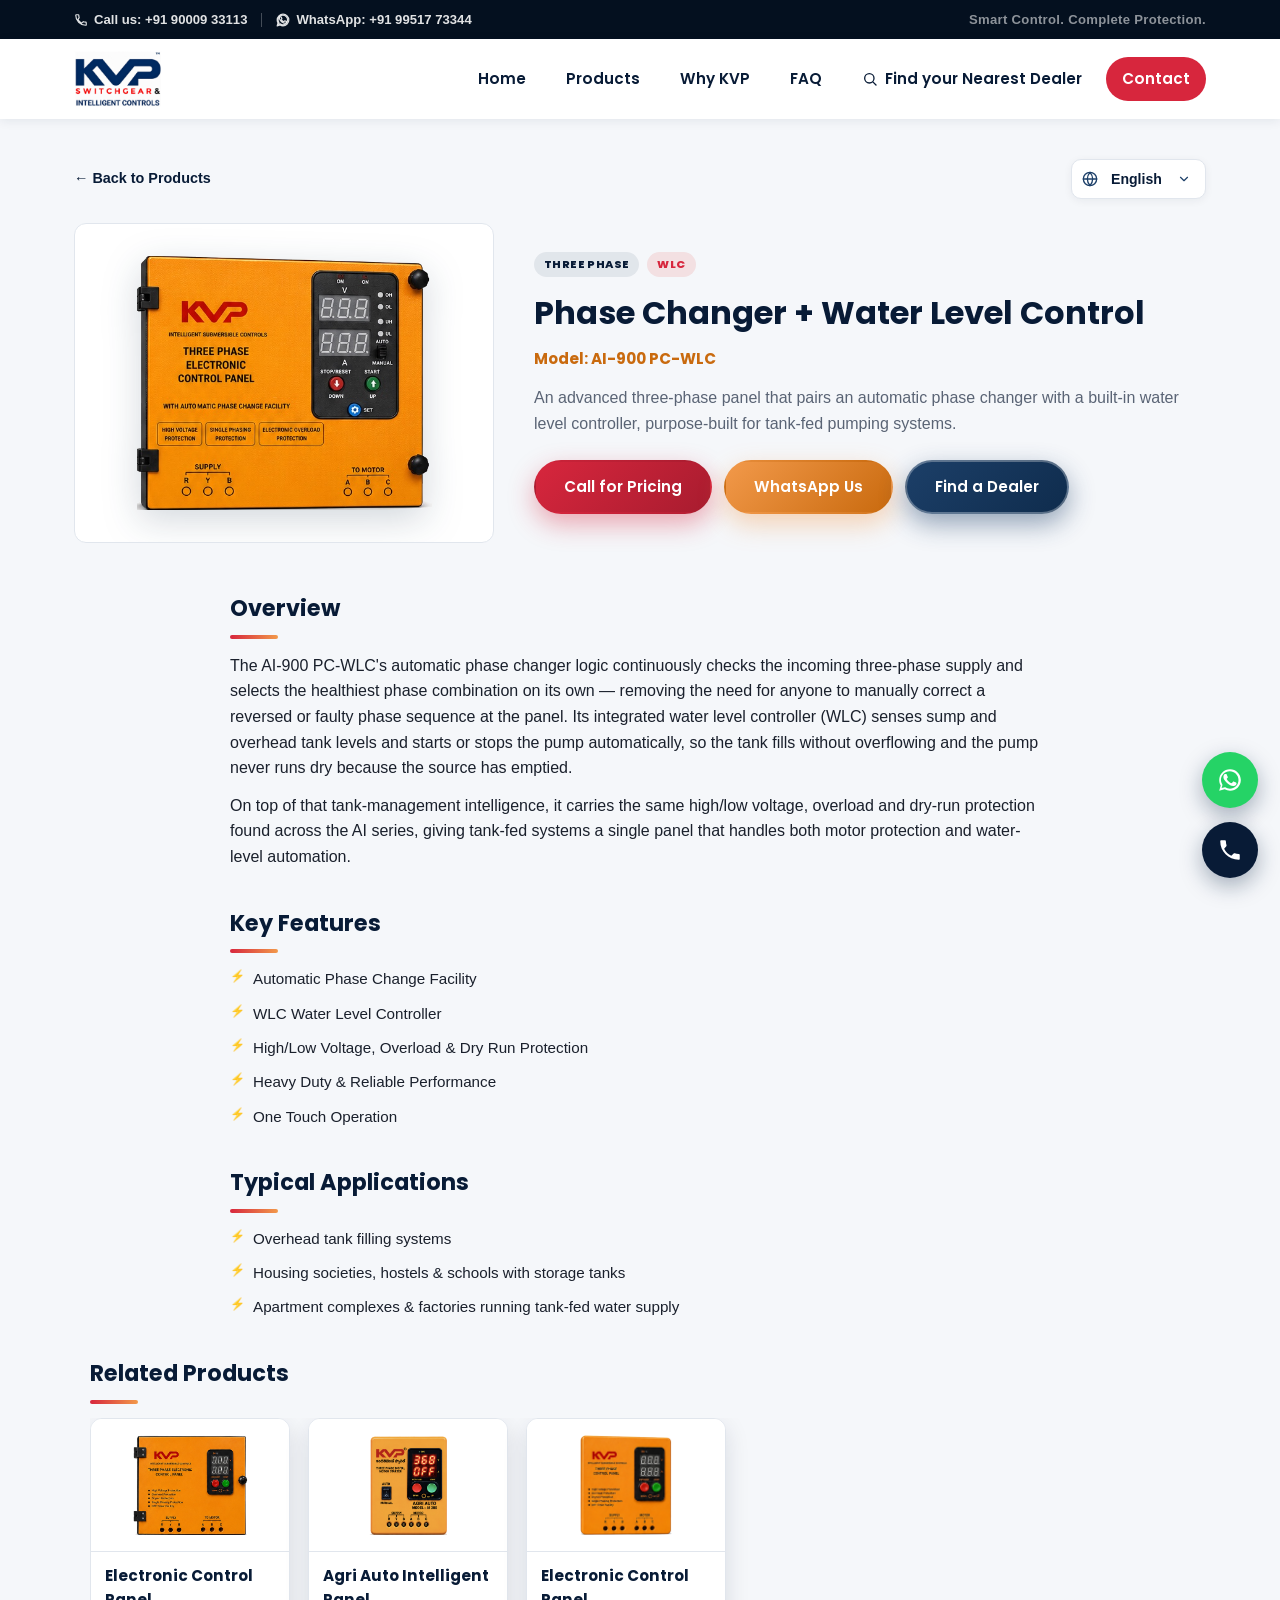
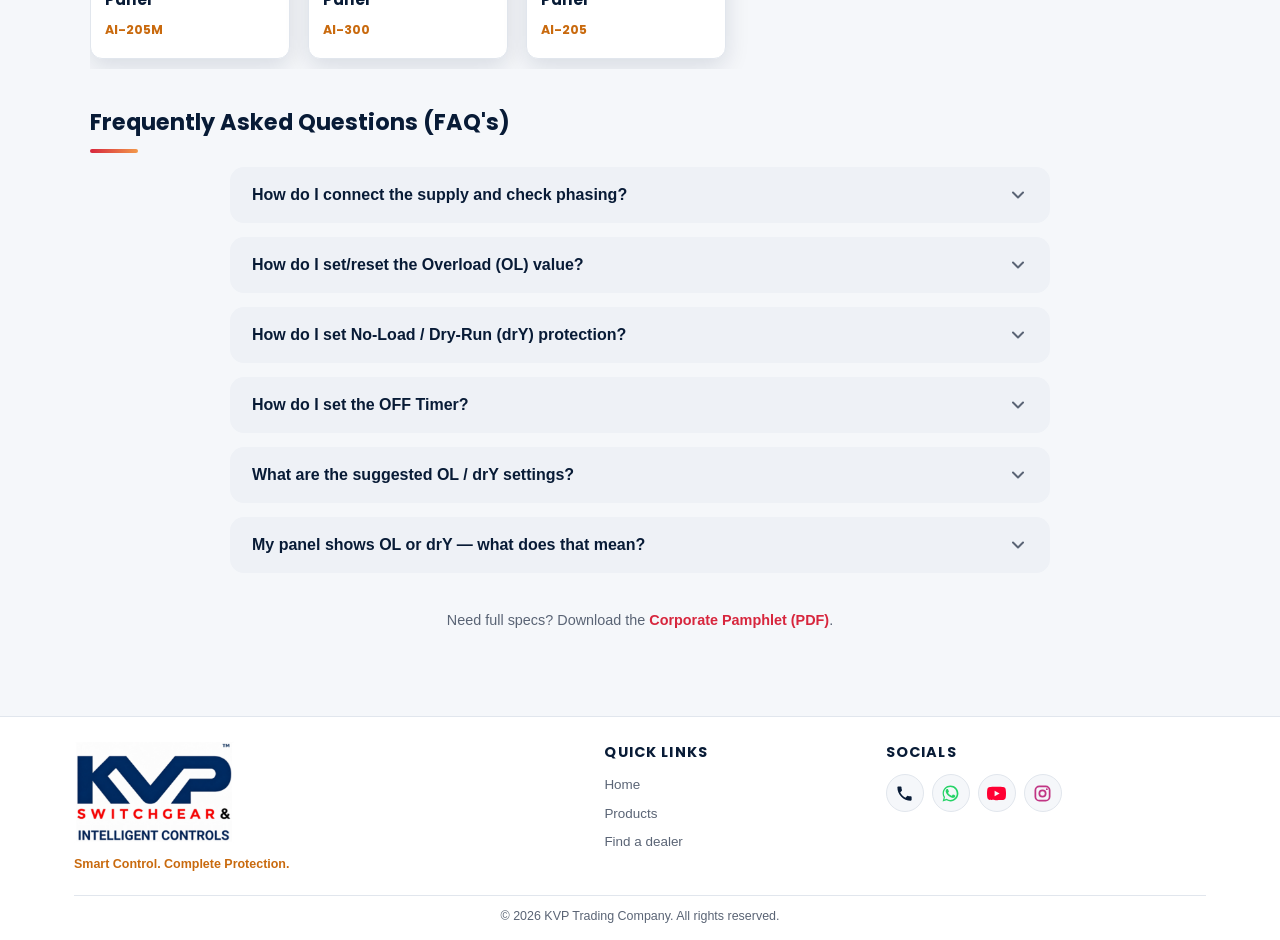
<file: products/ai-900-pc-wlc.html>
<!DOCTYPE html>
<html lang="en">
<head>
<meta charset="UTF-8" />
<meta name="viewport" content="width=device-width, initial-scale=1.0" />
<title>KVP AI-900 PC-WLC Phase Changer + Water Level Control | KVP Switchgear &amp; Intelligent Controls</title>
<meta name="description" content="KVP AI-900 PC-WLC — an automatic phase changer combined with a water level controller, built for tank-fed three-phase pump systems with full voltage, overload and dry-run protection." />
<link rel="canonical" href="https://kvpcontrols.in/products/ai-900-pc-wlc.html" />
<link rel="icon" href="../assets/images/kvp-logo.jpeg" />
<link rel="preconnect" href="https://fonts.googleapis.com" />
<link rel="preconnect" href="https://fonts.gstatic.com" crossorigin />
<link href="https://fonts.googleapis.com/css2?family=Poppins:wght@500;600;700;800&display=swap" rel="stylesheet" />
<link rel="stylesheet" href="../css/styles.css?v=20261113translations4" />
</head>
<body>

<div class="topbar">
  <div class="topbar-row">
    <div class="topbar-contacts">
      <a href="tel:+919000933113" class="topbar-link">
        <svg viewBox="0 0 24 24" aria-hidden="true"><path d="M6.6 10.8c1.4 2.8 3.8 5.2 6.6 6.6l2.2-2.2c.3-.3.7-.4 1-.2 1.1.4 2.4.6 3.6.6.6 0 1 .4 1 1V20c0 .6-.4 1-1 1-9.4 0-17-7.6-17-17 0-.6.4-1 1-1h3.2c.6 0 1 .4 1 1 0 1.3.2 2.5.6 3.6.1.4 0 .8-.2 1L6.6 10.8z"/></svg>
        Call us: +91 90009 33113
      </a>
      <span class="topbar-divider"></span>
      <a href="https://wa.me/919951773344" target="_blank" rel="noopener" class="topbar-link topbar-whatsapp">
        <svg viewBox="0 0 24 24" aria-hidden="true"><path d="M17.47 14.38c-.3-.15-1.78-.88-2.05-.98-.28-.1-.48-.15-.68.15-.2.3-.78.98-.96 1.18-.17.2-.35.22-.65.08-.3-.15-1.26-.46-2.4-1.48-.89-.79-1.48-1.76-1.66-2.06-.17-.3-.02-.46.13-.61.14-.14.3-.35.45-.53.15-.17.2-.3.3-.5.1-.2.05-.37-.02-.52-.08-.15-.68-1.64-.94-2.24-.24-.58-.5-.5-.68-.51h-.58c-.2 0-.52.08-.79.37-.27.3-1.04 1.02-1.04 2.48 0 1.46 1.07 2.87 1.22 3.07.15.2 2.1 3.2 5.08 4.49.71.3 1.26.49 1.69.63.71.22 1.36.19 1.87.12.57-.09 1.78-.73 2.03-1.43.25-.7.25-1.3.18-1.43-.07-.13-.27-.2-.57-.35z"/><path d="M12.02 2C6.5 2 2.04 6.46 2.04 12c0 1.86.5 3.6 1.4 5.1L2 22l5.03-1.4A9.9 9.9 0 0 0 12.02 22C17.53 22 22 17.54 22 12S17.53 2 12.02 2zm0 18.1c-1.63 0-3.14-.48-4.42-1.3l-.32-.2-3 .84.8-2.95-.21-.33a8.07 8.07 0 0 1-1.25-4.16c0-4.48 3.64-8.12 8.12-8.12 4.48 0 8.12 3.64 8.12 8.12 0 4.48-3.64 8.1-8.12 8.1z"/></svg>
        WhatsApp: +91 99517 73344
      </a>
    </div>
    <div class="topbar-tagline">Smart Control. Complete Protection.</div>
  </div>
</div>

<header class="site-header">
  <div class="nav-wrap">
    <a href="../index.html#home" class="brand">
      <img src="../assets/images/kvp-logo-crop.png" alt="KVP Switchgear &amp; Intelligent Controls logo" />
    </a>
    <nav class="nav-links">
      <a href="../index.html#home">Home</a>
      <a href="../index.html#products">Products</a>
      <a href="../index.html#features">Why KVP</a>
      <a href="../index.html#faq">FAQ</a>
      <a href="../dealers.html" class="nav-search-link">
        <svg viewBox="0 0 24 24" aria-hidden="true"><circle cx="11" cy="11" r="7"/><line x1="21" y1="21" x2="16.65" y2="16.65"/></svg>
        Find your Nearest Dealer
      </a>
      <a href="../index.html#contact" class="cta">Contact</a>
    </nav>
    <button class="nav-toggle" aria-label="Toggle navigation menu">
      <span></span><span></span><span></span>
    </button>
  </div>
</header>

<main>
  <section class="product-detail">
    <div class="container">
      <div class="pd-top-row">
        <a class="pd-back" href="../index.html#products">&larr; Back to Products</a>
        <div class="lang-select-wrap">
          <svg class="lang-globe-icon" width="16" height="16" viewBox="0 0 24 24" fill="none" stroke="currentColor" stroke-width="2" stroke-linecap="round" stroke-linejoin="round" aria-hidden="true"><circle cx="12" cy="12" r="10"/><line x1="2" y1="12" x2="22" y2="12"/><path d="M12 2a15.3 15.3 0 0 1 4 10 15.3 15.3 0 0 1-4 10 15.3 15.3 0 0 1-4-10 15.3 15.3 0 0 1 4-10z"/></svg>
          <select id="langSelect" class="lang-select" aria-label="Select language">
            <option value="en">English</option>
            <option value="te">తెలుగు</option>
            <option value="ta">தமிழ்</option>
            <option value="hi">हिंदी</option>
            <option value="kn">ಕನ್ನಡ</option>
          </select>
        </div>
      </div>

      <div class="pd-hero">
        <div class="pd-media orange">
          <img src="../assets/images/cutouts/pdf-page3-ai900.png" alt="KVP AI-900 PC-WLC three phase panel with phase changer and water level controller" />
        </div>
        <div class="pd-info">
          <div class="product-badges"><span class="badge badge-phase">Three Phase</span><span class="badge badge-new">WLC</span></div>
          <h1 data-te="ఫేజ్ ఛేంజర్ + వాటర్ లెవల్ కంట్రోల్" data-ta="பேஸ் சேஞ்சர் + நீர் மட்ட கட்டுப்பாடு" data-hi="फेज चेंजर + वाटर लेवल कंट्रोल" data-kn="ಫೇಸ್ ಚೇಂಜರ್ + ವಾಟರ್ ಲೆವೆಲ್ ಕಂಟ್ರೋಲ್">Phase Changer + Water Level Control</h1>
          <div class="model">Model: AI-900 PC-WLC</div>
          <p class="pd-lead" data-te="ఆటోమేటిక్ ఫేజ్ ఛేంజర్‌ను బిల్ట్-ఇన్ వాటర్ లెవల్ కంట్రోలర్‌తో కలిపిన అధునాతన త్రీ ఫేజ్ ప్యానెల్, ట్యాంక్ ఆధారిత పంపింగ్ వ్యవస్థల కోసం ప్రత్యేకంగా రూపొందించబడింది." data-ta="தானியங்கி பேஸ் சேஞ்சரை உள்ளமைந்த நீர் மட்ட கட்டுப்படுத்தியுடன் இணைக்கும் மேம்பட்ட முப்பக்க பேனல், தொட்டி சார்ந்த பம்பிங் அமைப்புகளுக்காக சிறப்பாக வடிவமைக்கப்பட்டது." data-hi="स्वचालित फेज चेंजर को बिल्ट-इन वाटर लेवल कंट्रोलर के साथ जोड़ने वाला एडवांस थ्री-फेज पैनल, टैंक-आधारित पंपिंग सिस्टम के लिए खास तौर पर बनाया गया है।" data-kn="ಸ್ವಯಂಚಾಲಿತ ಫೇಸ್ ಚೇಂಜರ್ ಅನ್ನು ಅಂತರ್ನಿರ್ಮಿತ ವಾಟರ್ ಲೆವೆಲ್ ಕಂಟ್ರೋಲರ್‌ನೊಂದಿಗೆ ಜೋಡಿಸುವ ಸುಧಾರಿತ ತ್ರೀ ಫೇಸ್ ಪ್ಯಾನೆಲ್, ಟ್ಯಾಂಕ್ ಆಧಾರಿತ ಪಂಪಿಂಗ್ ವ್ಯವಸ್ಥೆಗಳಿಗಾಗಿ ವಿಶೇಷವಾಗಿ ವಿನ್ಯಾಸಗೊಳಿಸಲಾಗಿದೆ.">
            An advanced three-phase panel that pairs an automatic phase changer with a built-in
            water level controller, purpose-built for tank-fed pumping systems.
          </p>
          <div class="pd-cta-row">
            <a href="tel:+919951773344" class="btn btn-primary">Call for Pricing</a>
            <a href="https://wa.me/919951773344?text=Hello%20KVP%2C%20I%27m%20interested%20in%20the%20AI-900%20PC-WLC%20panel.%20Could%20you%20share%20more%20details%3F" target="_blank" rel="noopener" class="btn btn-orange">WhatsApp Us</a>
            <a href="../dealers.html" class="btn btn-blue">Find a Dealer</a>
          </div>
        </div>
      </div>

      <div class="pd-section">
        <h2 data-te="అవలోకనం" data-ta="மேலோட்டம்" data-hi="अवलोकन" data-kn="ಅವಲೋಕನ">Overview</h2>
        <p data-te="AI-900 PC-WLC యొక్క ఆటోమేటిక్ ఫేజ్ ఛేంజర్ లాజిక్ నిరంతరం వచ్చే త్రీ ఫేజ్ సరఫరాను పరిశీలించి, తనంతట తానుగా అత్యుత్తమ ఫేజ్ కాంబినేషన్‌ను ఎంచుకుంటుంది — దీని వలన ప్యానెల్ వద్ద రివర్స్ అయిన లేదా తప్పు ఫేజ్ సీక్వెన్స్ను మాన్యువల్‌గా సరిచేస్తుంది. దీనిలో అమర్చిన వాటర్ లెవల్ కంట్రోలర్ (WLC) సంప్ మరియు ఓవర్‌హెడ్ ట్యాంక్ స్థాయిలను గుర్తించి పంప్‌ను ఆటోమేటిక్‌గా ఆన్/ఆఫ్ చేస్తుంది, దీని వలన ట్యాంక్ ఓవర్‌ఫ్లో కాకుండా నిండుతుంది మరియు మూలం ఖాళీ అయినప్పుడు పంప్ ఎప్పుడూ డ్రై రన్ కాదు." data-ta="AI-900 PC-WLC இன் தானியங்கி பேஸ் சேஞ்சர் லாஜிக் தொடர்ந்து உள்வரும் முப்பக்க சப்ளையை சரிபார்த்து, தானாகவே சிறந்த பேஸ் கலவையை தேர்ந்தெடுக்கிறது — பேனலில் தலைகீழான அல்லது தவறான பேஸ் வரிசையை யாரும் கைமுறையாக சரிசெய்ய வேண்டிய தேவையை நீக்குகிறது. இதன் ஒருங்கிணைந்த நீர் மட்ட கட்டுப்படுத்தி (WLC) சம்ப் மற்றும் மேல்தொட்டி மட்டங்களை உணர்ந்து பம்பை தானாகவே தொடங்கி நிறுத்துகிறது, இதனால் தொட்டி வழிந்தோடாமல் நிரம்புகிறது மற்றும் மூலம் காலியானதால் பம்ப் ஒருபோதும் டிரை ரன் ஆகாது." data-hi="AI-900 PC-WLC का ऑटोमैटिक फेज चेंजर लॉजिक आने वाली थ्री-फेज सप्लाई की लगातार जांच करता है और खुद ही सबसे अच्छा फेज कॉम्बिनेशन चुनता है — जिससे पैनल पर उल्टे या गलत फेज सीक्वेंस को किसी के भी मैन्युअली ठीक करने की ज़रूरत खत्म हो जाती है। इसका एकीकृत वाटर लेवल कंट्रोलर (WLC) सम्प और ओवरहेड टैंक के स्तर को पहचानकर पंप को अपने आप चालू/बंद करता है, जिससे टैंक बिना ओवरफ्लो हुए भरता है और स्रोत खाली होने पर पंप कभी ड्राई रन नहीं होता।" data-kn="AI-900 PC-WLC ನ ಸ್ವಯಂಚಾಲಿತ ಫೇಸ್ ಚೇಂಜರ್ ಲಾಜಿಕ್ ಬರುತ್ತಿರುವ ತ್ರೀ ಫೇಸ್ ಸರಬರಾಜನ್ನು ನಿರಂತರವಾಗಿ ಪರಿಶೀಲಿಸಿ, ತಾನಾಗಿಯೇ ಉತ್ತಮ ಫೇಸ್ ಸಂಯೋಜನೆಯನ್ನು ಆಯ್ಕೆ ಮಾಡುತ್ತದೆ — ಪ್ಯಾನೆಲ್‌ನಲ್ಲಿ ಹಿಮ್ಮುಖ ಅಥವಾ ತಪ್ಪಾದ ಫೇಸ್ ಅನುಕ್ರಮವನ್ನು ಯಾರಾದರೂ ಕೈಯಾರೆ ಸರಿಪಡಿಸುವ ಅಗತ್ಯವನ್ನು ತೆಗೆದುಹಾಕುತ್ತದೆ. ಇದರ ಅಂತರ್ಗತ ವಾಟರ್ ಲೆವೆಲ್ ಕಂಟ್ರೋಲರ್ (WLC) ಸಂಪ್ ಮತ್ತು ಓವರ್‌ಹೆಡ್ ಟ್ಯಾಂಕ್ ಮಟ್ಟಗಳನ್ನು ಗ್ರಹಿಸಿ ಪಂಪ್ ಅನ್ನು ಸ್ವಯಂಚಾಲಿತವಾಗಿ ಆನ್/ಆಫ್ ಮಾಡುತ್ತದೆ, ಇದರಿಂದ ಟ್ಯಾಂಕ್ ಉಕ್ಕಿ ಹರಿಯದೆ ತುಂಬುತ್ತದೆ ಮತ್ತು ಮೂಲ ಖಾಲಿಯಾದಾಗ ಪಂಪ್ ಎಂದಿಗೂ ಡ್ರೈ ರನ್ ಆಗುವುದಿಲ್ಲ.">
          The AI-900 PC-WLC's automatic phase changer logic continuously checks the incoming
          three-phase supply and selects the healthiest phase combination on its own — removing
          the need for anyone to manually correct a reversed or faulty phase sequence at the
          panel. Its integrated water level controller (WLC) senses sump and overhead tank levels
          and starts or stops the pump automatically, so the tank fills without overflowing and
          the pump never runs dry because the source has emptied.
        </p>
        <p data-te="ఈ ట్యాంక్ మేనేజ్‌మెంట్ ఇంటెలిజెన్స్తో పాటు, ఇది AI సిరీస్ అంతటా ఉండే ఎక్కువ/తక్కువ వోల్టేజ్, ఓవర్‌లోడ్ మరియు డ్రై-రన్ రక్షణను కూడా కలిగి ఉంటుంది, దీని వలన ట్యాంక్ ఆధారిత వ్యవస్థలకు మోటారు రక్షణ మరియు వాటర్-లెవల్ ఆటోమేషన్ రెండింటినీ నిర్వహించే ఒకే ప్యానెల్ లభిస్తుంది." data-ta="இந்த தொட்டி மேலாண்மை நுண்ணறிவுடன், இது AI தொடர் முழுவதும் காணப்படும் அதே உயர்/தாழ் மின்னழுத்தம், ஓவர்லோட் மற்றும் டிரை-ரன் பாதுகாப்பையும் கொண்டுள்ளது, இது தொட்டி சார்ந்த அமைப்புகளுக்கு மோட்டார் பாதுகாப்பு மற்றும் நீர்-மட்ட தானியங்குமயமாக்கல் இரண்டையும் கையாளும் ஒரே பேனலை வழங்குகிறது." data-hi="इस टैंक-मैनेजमेंट इंटेलिजेंस के साथ-साथ, इसमें AI सीरीज़ में मिलने वाली वही हाई/लो वोल्टेज, ओवरलोड और ड्राई-रन सुरक्षा भी है, जिससे टैंक-आधारित सिस्टम को मोटर सुरक्षा और वाटर-लेवल ऑटोमेशन दोनों संभालने वाला एक ही पैनल मिलता है।" data-kn="ಆ ಟ್ಯಾಂಕ್-ನಿರ್ವಹಣಾ ಬುದ್ಧಿಮತ್ತೆಯ ಜೊತೆಗೆ, ಇದು AI ಸರಣಿಯಾದ್ಯಂತ ಕಂಡುಬರುವ ಅದೇ ಹೆಚ್ಚಿನ/ಕಡಿಮೆ ವೋಲ್ಟೇಜ್, ಓವರ್‌ಲೋಡ್ ಮತ್ತು ಡ್ರೈ-ರನ್ ರಕ್ಷಣೆಯನ್ನೂ ಹೊಂದಿದೆ, ಇದರಿಂದ ಟ್ಯಾಂಕ್ ಆಧಾರಿತ ವ್ಯವಸ್ಥೆಗಳಿಗೆ ಮೋಟಾರ್ ರಕ್ಷಣೆ ಮತ್ತು ವಾಟರ್-ಲೆವೆಲ್ ಆಟೊಮೇಷನ್ ಎರಡನ್ನೂ ನಿಭಾಯಿಸುವ ಒಂದೇ ಪ್ಯಾನೆಲ್ ಸಿಗುತ್ತದೆ.">
          On top of that tank-management intelligence, it carries the same high/low voltage,
          overload and dry-run protection found across the AI series, giving tank-fed systems a
          single panel that handles both motor protection and water-level automation.
        </p>
      </div>

      <div class="pd-section">
<h2 data-te="ముఖ్య ఫీచర్లు" data-ta="முக்கிய அம்சங்கள்" data-hi="मुख्य विशेषताएं" data-kn="ಪ್ರಮುಖ ವೈಶಿಷ್ಟ್ಯಗಳು">Key Features</h2>
        <ul class="product-features">
          <li data-te="ఆటోమేటిక్ ఫేజ్ ఛేంజ్ సౌకర్యం" data-ta="தானியங்கி பேஸ் மாற்று வசதி" data-hi="ऑटोमैटिक फेज चेंज सुविधा" data-kn="ಸ್ವಯಂಚಾಲಿತ ಫೇಸ್ ಚೇಂಜ್ ಸೌಲಭ್ಯ">Automatic Phase Change Facility</li>
          <li data-te="WLC వాటర్ లెవల్ కంట్రోలర్" data-ta="WLC நீர் மட்ட கட்டுப்படுத்தி" data-hi="WLC वाटर लेवल कंट्रोलर" data-kn="WLC ವಾಟರ್ ಲೆವೆಲ್ ಕಂಟ್ರೋಲರ್">WLC Water Level Controller</li>
          <li data-te="ఎక్కువ/తక్కువ వోల్టేజ్, ఓవర్‌లోడ్ & డ్రై రన్ రక్షణ" data-ta="உயர்/தாழ் மின்னழுத்தம், ஓவர்லோட் & டிரை ரன் பாதுகாப்பு" data-hi="हाई/लो वोल्टेज, ओवरलोड और ड्राई रन सुरक्षा" data-kn="ಹೆಚ್ಚಿನ/ಕಡಿಮೆ ವೋಲ್ಟೇಜ್, ಓವರ್‌ಲೋಡ್ ಮತ್ತು ಡ್ರೈ ರನ್ ರಕ್ಷಣೆ">High/Low Voltage, Overload &amp; Dry Run Protection</li>
<li data-te="హెవీ డ్యూటీ & నమ్మకమైన పనితీరు" data-ta="கனரக & நம்பகமான செயல்திறன்" data-hi="हैवी ड्यूटी और भरोसेमंद परफॉर्मेंस" data-kn="ಹೆವಿ ಡ್ಯೂಟಿ ಮತ್ತು ವಿಶ್ವಾಸಾರ್ಹ ಕಾರ್ಯಕ್ಷಮತೆ">Heavy Duty &amp; Reliable Performance</li>
          <li data-te="ఒకే టచ్‌తో ఆపరేషన్" data-ta="ஒரு தொடுதல் இயக்கம்" data-hi="वन टच ऑपरेशन" data-kn="ಒಂದು ಸ್ಪರ್ಶ ಕಾರ್ಯಾಚರಣೆ">One Touch Operation</li>
        </ul>
      </div>

      <div class="pd-section">
<h2 data-te="సాధారణ ఉపయోగాలు" data-ta="பொதுவான பயன்பாடுகள்" data-hi="सामान्य उपयोग" data-kn="ಸಾಮಾನ್ಯ ಬಳಕೆಗಳು">Typical Applications</h2>
        <ul class="product-features">
          <li data-te="ఓవర్‌హెడ్ ట్యాంక్ ఫిల్లింగ్ వ్యవస్థలు" data-ta="மேல்தொட்டி நிரம்பும் அமைப்புகள்" data-hi="ओवरहेड टैंक भरने वाले सिस्टम" data-kn="ಓವರ್‌ಹೆಡ್ ಟ್ಯಾಂಕ್ ತುಂಬಿಸುವ ವ್ಯವಸ್ಥೆಗಳು">Overhead tank filling systems</li>
          <li data-te="స్టోరేజ్ ట్యాంకులు ఉన్న హౌసింగ్ సొసైటీలు, హాస్టళ్ళు & పాఠశాలలు" data-ta="சேமிப்பு தொட்டிகள் கொண்ட குடியிருப்பு சங்கங்கள், விடுதிகள் & பள்ளிகள்" data-hi="स्टोरेज टैंक वाली हाउसिंग सोसाइटी, हॉस्टल और स्कूल" data-kn="ಸಂಗ್ರಹ ಟ್ಯಾಂಕ್ಗಳಿರುವ ಹೌಸಿಂಗ್ ಸೊಸೈಟಿಗಳು, ಹಾಸ್ಟೆಲ್‌ಗಳು ಮತ್ತು ಶಾಲೆಗಳು">Housing societies, hostels &amp; schools with storage tanks</li>
          <li data-te="ట్యాంక్ ఆధారిత నీటి సరఫరా ఉపయోగించే అపార్ట్‌మెంట్ కాంప్లెక్సులు & ఫ్యాక్టరీలు" data-ta="தொட்டி சார்ந்த நீர் விநியோகத்தை இயக்கும் அபார்ட்மென்ட் வளாகங்கள் & தொழிற்சாலைகள்" data-hi="टैंक-आधारित जल आपूर्ति चलाने वाले अपार्टमेंट कॉम्प्लेक्स और फैक्ट्रियां" data-kn="ಟ್ಯಾಂಕ್ ಆಧಾರಿತ ನೀರಿನ ಸರಬರಾಜು ನಡೆಸುವ ಅಪಾರ್ಟ್‌ಮೆಂಟ್ ಕಾಂಪ್ಲೆಕ್ಸ್‌ಗಳು ಮತ್ತು ಕಾರ್ಖಾನೆಗಳು">Apartment complexes &amp; factories running tank-fed water supply</li>
        </ul>
      </div>

      <div class="pd-section pd-section-wide">
        <h2>Related Products</h2>
        <div class="pd-related-grid">
          <a class="pd-related-card" href="ai-205m.html">
            <div class="pd-related-media"><img src="../assets/images/cutouts/pdf-page4-ai205m.png" alt="KVP AI-205M three phase metal box control panel" /></div>
            <div class="pd-related-info"><h4>Electronic Control Panel</h4><span class="model">AI-205M</span></div>
          </a>
          <a class="pd-related-card" href="ai-300-agri-auto.html">
            <div class="pd-related-media"><img src="../assets/images/cutouts/pdf-page5-ai300.png" alt="KVP AI-300 Agri Auto intelligent panel" /></div>
            <div class="pd-related-info"><h4>Agri Auto Intelligent Panel</h4><span class="model">AI-300</span></div>
          </a>
          <a class="pd-related-card" href="ai-205.html">
            <div class="pd-related-media"><img src="../assets/images/cutouts/pdf-page4-ai205.png" alt="KVP AI-205 three phase electronic control panel" /></div>
            <div class="pd-related-info"><h4>Electronic Control Panel</h4><span class="model">AI-205</span></div>
          </a>
        </div>
      </div>

      <div class="pd-section pd-section-wide">
        <h2>Frequently Asked Questions (FAQ's)</h2>
        <div class="faq-list">
          <div class="faq-item">
            <button type="button" class="faq-question" aria-expanded="false">
              <span class="faq-q"><span>How do I connect the supply and check phasing?</span><span class="faq-q-te" data-te="సరఫరాను ఎలా కనెక్ట్ చేయాలి మరియు ఫేజింగ్‌ను ఎలా తనిఖీ చేయాలి?" data-ta="சப்ளையை எவ்வாறு இணைப்பது மற்றும் ஃபேசிங்கை எவ்வாறு சரிபார்ப்பது?" data-hi="सप्लाई कैसे कनेक्ट करें और फेजिंग कैसे जांचें?" data-kn="ಸರಬರಾಜನ್ನು ಹೇಗೆ ಸಂಪರ್ಕಿಸುವುದು ಮತ್ತು ಫೇಸಿಂಗ್ ಅನ್ನು ಹೇಗೆ ಪರಿಶೀಲಿಸುವುದು?">సరఫరాను ఎలా కనెక్ట్ చేయాలి మరియు ఫేజింగ్‌ను ఎలా తనిఖీ చేయాలి?</span></span>
              <span class="faq-icon" aria-hidden="true"><svg width="20" height="20" viewBox="0 0 24 24"><polyline points="6 9 12 15 18 9"/></svg></span>
            </button>
            <div class="faq-answer">
              <p><strong>English:</strong> Connect the supply R-Y-B and motor A-B-C wires correctly &mdash; the display reads OFF when the wiring and incoming phases are healthy (415V). If the panel shows power OFF due to a phase fault, swap any two INPUT phases and check again.</p>
              <p class="faq-secondary" data-te="సరఫరా R-Y-B మరియు మోటారు A-B-C వైర్లను సరిగ్గా కనెక్ట్ చేయండి &mdash; వైరింగ్ మరియు వచ్చే ఫేజులు సరిగ్గా ఉంటే డిస్‌ప్లే OFF చూపిస్తుంది (415V). ఫేజ్ సమస్య వలన ప్యానెల్ పవర్ ఆఫ్ చూపిస్తే, ఏవైనా రెండు ఇన్‌పుట్ ఫేజులను మార్చి మళ్లీ తనిఖీ చేయండి." data-ta="சப்ளை R-Y-B மற்றும் மோட்டார் A-B-C வயர்களை சரியாக இணைக்கவும் — வயரிங் மற்றும் உள்வரும் ஃபேஸ்கள் சரியாக இருந்தால் காட்சி OFF எனக் காட்டும் (415V). ஃபேஸ் பிழையால் பேனல் பவர் ஆஃப் எனக் காட்டினால், ஏதேனும் இரண்டு INPUT ஃபேஸ்களை மாற்றி மீண்டும் சரிபார்க்கவும்." data-hi="सप्लाई R-Y-B और मोटर A-B-C तारों को सही तरीके से कनेक्ट करें — वायरिंग और आने वाले फेज सही होने पर डिस्प्ले OFF दिखाता है (415V)। अगर फेज फॉल्ट के कारण पैनल पावर OFF दिखाए, तो किन्हीं दो INPUT फेज को बदलें और फिर से जांचें।" data-kn="ಸರಬರಾಜು R-Y-B ಮತ್ತು ಮೋಟಾರ್ A-B-C ವೈರ್‌ಗಳನ್ನು ಸರಿಯಾಗಿ ಸಂಪರ್ಕಿಸಿ — ವೈರಿಂಗ್ ಮತ್ತು ಬರುವ ಫೇಸ್‌ಗಳು ಸರಿಯಾಗಿದ್ದರೆ ಡಿಸ್‌ಪ್ಲೇ OFF ತೋರಿಸುತ್ತದೆ (415V). ಫೇಸ್ ದೋಷದಿಂದ ಪ್ಯಾನೆಲ್ ಪವರ್ OFF ತೋರಿಸಿದರೆ, ಯಾವುದಾದರೂ ಎರಡು INPUT ಫೇಸ್‌ಗಳನ್ನು ಬದಲಾಯಿಸಿ ಮತ್ತೆ ಪರಿಶೀಲಿಸಿ."><strong>తెలుగు:</strong> సరఫరా R-Y-B మరియు మోటారు A-B-C వైర్లను సరిగ్గా కనెక్ట్ చేయండి &mdash; వైరింగ్ మరియు వచ్చే ఫేజులు సరిగ్గా ఉంటే డిస్‌ప్లే OFF చూపిస్తుంది (415V). ఫేజ్ సమస్య వలన ప్యానెల్ పవర్ ఆఫ్ చూపిస్తే, ఏవైనా రెండు ఇన్‌పుట్ ఫేజులను మార్చి మళ్లీ తనిఖీ చేయండి.</p>
            </div>
          </div>
          <div class="faq-item">
            <button type="button" class="faq-question" aria-expanded="false">
              <span class="faq-q"><span>How do I set/reset the Overload (OL) value?</span><span class="faq-q-te" data-te="ఓవర్‌లోడ్ (OL) విలువను ఎలా సెట్/రీసెట్ చేయాలి?" data-ta="ஓவர்லோட் (OL) மதிப்பை எப்படி அமைப்பது/மீட்டமைப்பது?" data-hi="ओवरलोड (OL) वैल्यू कैसे सेट/रीसेट करें?" data-kn="ಓವರ್‌ಲೋಡ್ (OL) ಮೌಲ್ಯವನ್ನು ಹೇಗೆ ಸೆಟ್/ರೀಸೆಟ್ ಮಾಡುವುದು?">ఓవర్‌లోడ్ (OL) విలువను ఎలా సెట్/రీసెట్ చేయాలి?</span></span>
              <span class="faq-icon" aria-hidden="true"><svg width="20" height="20" viewBox="0 0 24 24"><polyline points="6 9 12 15 18 9"/></svg></span>
            </button>
            <div class="faq-answer">
              <p><strong>English:</strong> Press SET &mdash; the display shows OL. Use the START/STOP buttons to adjust the amperage to match your motor's rated current, then press SET again to confirm.</p>
              <p class="faq-secondary" data-te="SET నొక్కండి &mdash; డిస్‌ప్లేలో OL కనిపిస్తుంది. మీ మోటారు రేటెడ్ కరెంట్‌కు సరిపోయేలా START/STOP బటన్లతో ఆంపియర్ విలువను సర్దండి, తర్వాత నిర్ధారించడానికి మళ్లీ SET నొక్కండి." data-ta="SET அழுத்தவும் — காட்சியில் OL தெரியும். உங்கள் மோட்டாரின் ரேட்டட் கரண்டிற்கு ஏற்ப ஆம்பியரை சரிசெய்ய START/STOP பொத்தான்களைப் பயன்படுத்தவும், பிறகு உறுதிப்படுத்த மீண்டும் SET அழுத்தவும்." data-hi="SET दबाएं — डिस्प्ले पर OL दिखेगा। अपने मोटर की रेटेड करंट के अनुसार एम्पियर सेट करने के लिए START/STOP बटन का उपयोग करें, फिर पुष्टि के लिए फिर से SET दबाएं।" data-kn="SET ಒತ್ತಿ — ಡಿಸ್‌ಪ್ಲೇಯಲ್ಲಿ OL ಕಾಣಿಸುತ್ತದೆ. ನಿಮ್ಮ ಮೋಟಾರಿನ ರೇಟೆಡ್ ಕರೆಂಟ್‌ಗೆ ಹೊಂದುವಂತೆ ಆಂಪಿಯರ್ ಅನ್ನು ಸರಿಹೊಂದಿಸಲು START/STOP ಬಟನ್‌ಗಳನ್ನು ಬಳಸಿ, ನಂತರ ಖಚಿತಪಡಿಸಲು ಮತ್ತೆ SET ಒತ್ತಿ."><strong>తెలుగు:</strong> SET నొక్కండి &mdash; డిస్‌ప్లేలో OL కనిపిస్తుంది. మీ మోటారు రేటెడ్ కరెంట్‌కు సరిపోయేలా START/STOP బటన్లతో ఆంపియర్ విలువను సర్దండి, తర్వాత నిర్ధారించడానికి మళ్లీ SET నొక్కండి.</p>
            </div>
          </div>
          <div class="faq-item">
            <button type="button" class="faq-question" aria-expanded="false">
              <span class="faq-q"><span>How do I set No-Load / Dry-Run (drY) protection?</span><span class="faq-q-te" data-te="నో-లోడ్ / డ్రై-రన్ (drY) రక్షణను ఎలా సెట్ చేయాలి?" data-ta="நோ-லோட் / டிரை-ரன் (drY) பாதுகாப்பை எப்படி அமைப்பது?" data-hi="नो-लोड / ड्राई-रन (drY) सुरक्षा कैसे सेट करें?" data-kn="ನೋ-ಲೋಡ್ / ಡ್ರೈ-ರನ್ (drY) ರಕ್ಷಣೆಯನ್ನು ಹೇಗೆ ಸೆಟ್ ಮಾಡುವುದು?">నో-లోడ్ / డ్రై-రన్ (drY) రక్షణను ఎలా సెట్ చేయాలి?</span></span>
              <span class="faq-icon" aria-hidden="true"><svg width="20" height="20" viewBox="0 0 24 24"><polyline points="6 9 12 15 18 9"/></svg></span>
            </button>
            <div class="faq-answer">
              <p><strong>English:</strong> Press SET again &mdash; the display shows drY. Use START/STOP to adjust the amperage at which the panel should detect dry-run/no-load, then press SET again to confirm.</p>
              <p class="faq-secondary" data-te="మళ్లీ SET నొక్కండి &mdash; డిస్‌ప్లేలో drY కనిపిస్తుంది. ప్యానెల్ డ్రై-రన్/నో-లోడ్‌ను గుర్తించాల్సిన ఆంపియర్ విలువను START/STOP తో సర్దండి, తర్వాత నిర్ధారించడానికి మళ్లీ SET నొక్కండి." data-ta="மீண்டும் SET அழுத்தவும் — காட்சியில் drY தெரியும். பேனல் டிரை-ரன்/நோ-லோட் கண்டறிய வேண்டிய ஆம்பியரை சரிசெய்ய START/STOP பயன்படுத்தவும், பிறகு உறுதிப்படுத்த மீண்டும் SET அழுத்தவும்." data-hi="फिर से SET दबाएं — डिस्प्ले पर drY दिखेगा। पैनल को ड्राई-रन/नो-लोड पहचानने के लिए जरूरी एम्पियर सेट करने हेतु START/STOP का उपयोग करें, फिर पुष्टि के लिए फिर से SET दबाएं।" data-kn="ಮತ್ತೆ SET ಒತ್ತಿ — ಡಿಸ್‌ಪ್ಲೇಯಲ್ಲಿ drY ಕಾಣಿಸುತ್ತದೆ. ಪ್ಯಾನೆಲ್ ಡ್ರೈ-ರನ್/ನೋ-ಲೋಡ್ ಪತ್ತೆಹಚ್ಚಬೇಕಾದ ಆಂಪಿಯರ್ ಅನ್ನು START/STOP ಬಳಸಿ, ನಂತರ ಖಚಿತಪಡಿಸಲು ಮತ್ತೆ SET ಒತ್ತಿ."><strong>తెలుగు:</strong> మళ్లీ SET నొక్కండి &mdash; డిస్‌ప్లేలో drY కనిపిస్తుంది. ప్యానెల్ డ్రై-రన్/నో-లోడ్‌ను గుర్తించాల్సిన ఆంపియర్ విలువను START/STOP తో సర్దండి, తర్వాత నిర్ధారించడానికి మళ్లీ SET నొక్కండి.</p>
            </div>
          </div>
          <div class="faq-item">
            <button type="button" class="faq-question" aria-expanded="false">
              <span class="faq-q"><span>How do I set the OFF Timer?</span><span class="faq-q-te" data-te="ఆఫ్ టైమర్‌ను ఎలా సెట్ చేయాలి?" data-ta="ஆஃப் டைமரை எப்படி அமைப்பது?" data-hi="ऑफ टाइमर कैसे सेट करें?" data-kn="ಆಫ್ ಟೈಮರ್ ಅನ್ನು ಹೇಗೆ ಸೆಟ್ ಮಾಡುವುದು?">ఆఫ్ టైమర్‌ను ఎలా సెట్ చేయాలి?</span></span>
              <span class="faq-icon" aria-hidden="true"><svg width="20" height="20" viewBox="0 0 24 24"><polyline points="6 9 12 15 18 9"/></svg></span>
            </button>
            <div class="faq-answer">
              <p><strong>English:</strong> Press SET again to show "t". Use START/STOP to set the number of minutes for the timer. Press SET once more to exit settings.</p>
              <p class="faq-secondary" data-te="మళ్లీ SET నొక్కితే &quot;t&quot; కనిపిస్తుంది. టైమర్ కోసం నిమిషాలను START/STOP తో సెట్ చేయండి. సెట్టింగ్స్ నుండి బయటకు రావడానికి SET మళ్లీ నొక్కండి." data-ta="&quot;t&quot; காட்ட மீண்டும் SET அழுத்தவும். டைமருக்கான நிமிடங்களை அமைக்க START/STOP பயன்படுத்தவும். அமைப்புகளிலிருந்து வெளியேற மீண்டும் ஒருமுறை SET அழுத்தவும்." data-hi="&quot;t&quot; दिखाने के लिए फिर से SET दबाएं। टाइमर के लिए मिनट सेट करने हेतु START/STOP का उपयोग करें। सेटिंग्स से बाहर निकलने के लिए एक बार और SET दबाएं।" data-kn="&quot;t&quot; ತೋರಿಸಲು ಮತ್ತೆ SET ಒತ್ತಿ. ಟೈಮರ್‌ಗೆ ನಿಮಿಷಗಳನ್ನು ಸೆಟ್ ಮಾಡಲು START/STOP ಬಳಸಿ. ಸೆಟ್ಟಿಂಗ್‌ಗಳಿಂದ ಹೊರಬರಲು ಮತ್ತೊಮ್ಮೆ SET ಒತ್ತಿ."><strong>తెలుగు:</strong> మళ్లీ SET నొక్కితే "t" కనిపిస్తుంది. టైమర్ కోసం నిమిషాలను START/STOP తో సెట్ చేయండి. సెట్టింగ్స్ నుండి బయటకు రావడానికి SET మళ్లీ నొక్కండి.</p>
            </div>
          </div>
          <div class="faq-item">
            <button type="button" class="faq-question" aria-expanded="false">
              <span class="faq-q"><span>What are the suggested OL / drY settings?</span><span class="faq-q-te" data-te="సూచించిన OL / drY సెట్టింగ్‌లు ఏమిటి?" data-ta="பரிந்துரைக்கப்பட்ட OL / drY அமைப்புகள் என்ன?" data-hi="सुझाई गई OL / drY सेटिंग्स क्या हैं?" data-kn="ಸೂಚಿಸಲಾದ OL / drY ಸೆಟ್ಟಿಂಗ್‌ಗಳು ಯಾವುವು?">సూచించిన OL / drY సెట్టింగ్‌లు ఏమిటి?</span></span>
              <span class="faq-icon" aria-hidden="true"><svg width="20" height="20" viewBox="0 0 24 24"><polyline points="6 9 12 15 18 9"/></svg></span>
            </button>
            <div class="faq-answer">
              <table class="faq-table">
                <thead><tr><th>Setting</th><th>Suggested</th></tr></thead>
                <tbody>
                  <tr><td>Overload (OL)</td><td>Running amps + 2A</td></tr>
                  <tr><td>Dry Run (drY)</td><td>Running amps &minus; 2A</td></tr>
                </tbody>
              </table>
              <p><strong>English:</strong> These are general starting points &mdash; always verify against your motor's actual rated and running amps before finalizing.</p>
              <p class="faq-secondary" data-te="ఇవి సాధారణ ప్రారంభ విలువలు &mdash; తుది నిర్ణయం ముందు మీ మోటారు యొక్క వాస్తవ రేటెడ్ మరియు రన్నింగ్ ఆంప్స్‌ను తప్పకుండా సరిచూసుకోండి." data-ta="இவை பொதுவான தொடக்க மதிப்புகள் &mdash; இறுதிப்படுத்துவதற்கு முன் உங்கள் மோட்டாரின் உண்மையான ரேட் மற்றும் ரன்னிங் ஆம்ப்சுடன் எப்போதும் சரிபார்க்கவும்." data-hi="ये सामान्य शुरुआती मान हैं &mdash; अंतिम रूप देने से पहले हमेशा अपने मोटर के वास्तविक रेटेड और रनिंग एम्प्स से जांच लें।" data-kn="ಇವು ಸಾಮಾನ್ಯ ಆರಂಭಿಕ ಮೌಲ್ಯಗಳು &mdash; ಅಂತಿಮಗೊಳಿಸುವ ಮೊದಲು ಯಾವಾಗಲೂ ನಿಮ್ಮ ಮೋಟಾರಿನ ನಿಜವಾದ ರೇಟೆಡ್ ಮತ್ತು ರನ್ನಿಂಗ್ ಆಂಪ್ಸ್‌ನೊಂದಿಗೆ ಪರಿಶೀಲಿಸಿ."><strong>తెలుగు:</strong> ఇవి సాధారణ ప్రారంభ విలువలు &mdash; తుది నిర్ణయం ముందు మీ మోటారు యొక్క వాస్తవ రేటెడ్ మరియు రన్నింగ్ ఆంప్స్‌ను తప్పకుండా సరిచూసుకోండి.</p>
            </div>
          </div>
          <div class="faq-item">
            <button type="button" class="faq-question" aria-expanded="false">
              <span class="faq-q"><span>My panel shows OL or drY &mdash; what does that mean?</span><span class="faq-q-te" data-te="నా ప్యానెల్‌లో OL లేదా drY కనిపిస్తోంది &mdash; దాని అర్థం ఏమిటి?" data-ta="என் பேனலில் OL அல்லது drY தெரிகிறது &mdash; அதன் அர்த்தம் என்ன?" data-hi="मेरे पैनल पर OL या drY दिख रहा है &mdash; इसका क्या मतलब है?" data-kn="ನನ್ನ ಪ್ಯಾನೆಲ್‌ನಲ್ಲಿ OL ಅಥವಾ drY ಕಾಣಿಸುತ್ತಿದೆ &mdash; ಇದರ ಅರ್ಥವೇನು?">నా ప్యానెల్‌లో OL లేదా drY కనిపిస్తోంది &mdash; దాని అర్థం ఏమిటి?</span></span>
              <span class="faq-icon" aria-hidden="true"><svg width="20" height="20" viewBox="0 0 24 24"><polyline points="6 9 12 15 18 9"/></svg></span>
            </button>
            <div class="faq-answer">
              <p><strong>English:</strong> "OL" means the motor current has exceeded the set overload limit &mdash; check the motor/load for jamming or overheating before resuming. "drY" means the panel detected no-load/dry-run conditions &mdash; check the pump/water source before restarting.</p>
              <p class="faq-secondary" data-te="&quot;OL&quot; అంటే మోటారు కరెంట్ సెట్ చేసిన ఓవర్‌లోడ్ పరిమితిని మించిపోయింది &mdash; మళ్లీ ఆన్ చేసే ముందు మోటారు/లోడ్‌లో జామింగ్ లేదా వేడెక్కడం లేదని చూసుకోండి. &quot;drY&quot; అంటే ప్యానెల్ నో-లోడ్/డ్రై-రన్ పరిస్థితిని గుర్తించింది &mdash; మళ్లీ ఆన్ చేసే ముందు పంప్/నీటి మూలాన్ని తనిఖీ చేయండి." data-ta="&quot;OL&quot; என்றால் மோட்டார் கரெண்ட் அமைக்கப்பட்ட ஓவர்லோட் வரம்பை தாண்டிவிட்டது &mdash; மீண்டும் தொடங்கும் முன் மோட்டார்/லோடில் சிக்கல் அல்லது அதிக சூடு இல்லையா எனப் பார்க்கவும். &quot;drY&quot; என்றால் பேனல் நோ-லோட்/டிரை-ரன் நிலையை கண்டறிந்தது &mdash; மீண்டும் தொடங்கும் முன் பம்ப்/நீர் மூலத்தை சரிபார்க்கவும்." data-hi="&quot;OL&quot; का मतलब है मोटर करंट तय ओवरलोड सीमा से ज़्यादा हो गया है &mdash; दोबारा चालू करने से पहले मोटर/लोड में जाम या ज़्यादा गर्मी की जांच करें। &quot;drY&quot; का मतलब है पैनल ने नो-लोड/ड्राई-रन स्थिति पहचानी है &mdash; दोबारा चालू करने से पहले पंप/पानी का स्रोत जांचें।" data-kn="&quot;OL&quot; ಎಂದರೆ ಮೋಟಾರ್ ಕರೆಂಟ್ ಸೆಟ್ ಮಾಡಿದ ಓವರ್‌ಲೋಡ್ ಮಿತಿಯನ್ನು ಮೀರಿದೆ &mdash; ಮರುಪ್ರಾರಂಭಿಸುವ ಮೊದಲು ಮೋಟಾರ್/ಲೋಡ್‌ನಲ್ಲಿ ಜಾಮ್ ಅಥವಾ ಹೆಚ್ಚು ಬಿಸಿಯಾಗುವುದನ್ನು ಪರಿಶೀಲಿಸಿ. &quot;drY&quot; ಎಂದರೆ ಪ್ಯಾನೆಲ್ ನೋ-ಲೋಡ್/ಡ್ರೈ-ರನ್ ಸ್ಥಿತಿಯನ್ನು ಪತ್ತೆಹಚ್ಚಿದೆ &mdash; ಮರುಪ್ರಾರಂಭಿಸುವ ಮೊದಲು ಪಂಪ್/ನೀರಿನ ಮೂಲವನ್ನು ಪರಿಶೀಲಿಸಿ."><strong>తెలుగు:</strong> "OL" అంటే మోటారు కరెంట్ సెట్ చేసిన ఓవర్‌లోడ్ పరిమితిని మించిపోయింది &mdash; మళ్లీ ఆన్ చేసే ముందు మోటారు/లోడ్‌లో జామింగ్ లేదా వేడెక్కడం లేదని చూసుకోండి. "drY" అంటే ప్యానెల్ నో-లోడ్/డ్రై-రన్ పరిస్థితిని గుర్తించింది &mdash; మళ్లీ ఆన్ చేసే ముందు పంప్/నీటి మూలాన్ని తనిఖీ చేయండి.</p>
            </div>
          </div>
        </div>
      </div>

      <p class="brochure-note">
        Need full specs? Download the <a href="../assets/KVP_Corporate_Pamphlet.pdf" target="_blank" rel="noopener">Corporate Pamphlet (PDF)</a>.
      </p>
    </div>
  </section>
</main>

<button type="button" class="back-to-top" aria-label="Back to top" title="Back to top">
  <svg viewBox="0 0 24 24" aria-hidden="true"><line x1="12" y1="19" x2="12" y2="5"/><polyline points="5 12 12 5 19 12"/></svg>
</button>

<div class="float-contact">
  <a
    class="float-btn whatsapp"
    href="https://wa.me/919951773344?text=Hello%20KVP%20Trading%20Company%2C%20I%27m%20interested%20in%20your%20control%20panels%20and%20motor%20starters.%20Could%20you%20please%20share%20more%20details%3F"
    target="_blank"
    rel="noopener"
    aria-label="Chat with KVP Trading Company on WhatsApp"
    title="WhatsApp us"
  >
    <svg viewBox="0 0 24 24" aria-hidden="true"><path d="M17.47 14.38c-.3-.15-1.78-.88-2.05-.98-.28-.1-.48-.15-.68.15-.2.3-.78.98-.96 1.18-.17.2-.35.22-.65.08-.3-.15-1.26-.46-2.4-1.48-.89-.79-1.48-1.76-1.66-2.06-.17-.3-.02-.46.13-.61.14-.14.3-.35.45-.53.15-.17.2-.3.3-.5.1-.2.05-.37-.02-.52-.08-.15-.68-1.64-.94-2.24-.24-.58-.5-.5-.68-.51h-.58c-.2 0-.52.08-.79.37-.27.3-1.04 1.02-1.04 2.48 0 1.46 1.07 2.87 1.22 3.07.15.2 2.1 3.2 5.08 4.49.71.3 1.26.49 1.69.63.71.22 1.36.19 1.87.12.57-.09 1.78-.73 2.03-1.43.25-.7.25-1.3.18-1.43-.07-.13-.27-.2-.57-.35z"/><path d="M12.02 2C6.5 2 2.04 6.46 2.04 12c0 1.86.5 3.6 1.4 5.1L2 22l5.03-1.4A9.9 9.9 0 0 0 12.02 22C17.53 22 22 17.54 22 12S17.53 2 12.02 2zm0 18.1c-1.63 0-3.14-.48-4.42-1.3l-.32-.2-3 .84.8-2.95-.21-.33a8.07 8.07 0 0 1-1.25-4.16c0-4.48 3.64-8.12 8.12-8.12 4.48 0 8.12 3.64 8.12 8.12 0 4.48-3.64 8.1-8.12 8.1z"/></svg>
  </a>
  <a
    class="float-btn call"
    href="tel:+919951773344"
    aria-label="Call KVP Trading Company"
    title="Call us"
  >
    <svg viewBox="0 0 24 24" aria-hidden="true"><path d="M6.6 10.8c1.4 2.8 3.8 5.2 6.6 6.6l2.2-2.2c.3-.3.7-.4 1-.2 1.1.4 2.4.6 3.6.6.6 0 1 .4 1 1V20c0 .6-.4 1-1 1-9.4 0-17-7.6-17-17 0-.6.4-1 1-1h3.2c.6 0 1 .4 1 1 0 1.3.2 2.5.6 3.6.1.4 0 .8-.2 1L6.6 10.8z"/></svg>
  </a>
</div>

<footer class="site-footer">
  <div class="container">
    <div class="footer-main">
      <div class="footer-brand">
        <a class="footer-brand-name" href="../index.html#home" aria-label="KVP Controls home"><img src="../assets/images/kvp-logo-crop.png" alt="KVP Switchgear and Intelligent Controls" /></a>
        <p>Smart Control. Complete Protection.</p>
      </div>
      <nav class="footer-nav" aria-label="Footer navigation">
        <h2>Quick links</h2>
        <a href="../index.html#home">Home</a>
        <a href="../index.html#products">Products</a>
        <a href="../dealers.html">Find a dealer</a>
      </nav>
      <div class="footer-connect">
        <h2>Socials</h2>
        <div class="footer-social-links" aria-label="Contact and social links">
          <a class="footer-social-link call" href="tel:+919000933113" aria-label="Call KVP Controls" title="Call">
            <svg viewBox="0 0 24 24" aria-hidden="true"><path d="M6.6 10.8c1.4 2.8 3.8 5.2 6.6 6.6l2.2-2.2c.3-.3.7-.4 1-.2 1.1.4 2.4.6 3.6.6.6 0 1 .4 1 1V20c0 .6-.4 1-1 1-9.4 0-17-7.6-17-17 0-.6.4-1 1-1h3.2c.6 0 1 .4 1 1 0 1.3.2 2.5.6 3.6.1.4 0 .8-.2 1L6.6 10.8z"/></svg>
          </a>
          <a class="footer-social-link whatsapp" href="https://wa.me/919951773344" target="_blank" rel="noopener noreferrer" aria-label="Chat with KVP Controls on WhatsApp" title="WhatsApp">
            <svg viewBox="0 0 24 24" aria-hidden="true"><path d="M17.47 14.38c-.3-.15-1.78-.88-2.05-.98-.28-.1-.48-.15-.68.15-.2.3-.78.98-.96 1.18-.17.2-.35.22-.65.08-.3-.15-1.26-.46-2.4-1.48-.89-.79-1.48-1.76-1.66-2.06-.17-.3-.02-.46.13-.61.14-.14.3-.35.45-.53.15-.17.2-.3.3-.5.1-.2.05-.37-.02-.52-.08-.15-.68-1.64-.94-2.24-.24-.58-.5-.5-.68-.51h-.58c-.2 0-.52.08-.79.37-.27.3-1.04 1.02-1.04 2.48 0 1.46 1.07 2.87 1.22 3.07.15.2 2.1 3.2 5.08 4.49.71.3 1.26.49 1.69.63.71.22 1.36.19 1.87.12.57-.09 1.78-.73 2.03-1.43.25-.7.25-1.3.18-1.43-.07-.13-.27-.2-.57-.35z"/><path d="M12.02 2C6.5 2 2.04 6.46 2.04 12c0 1.86.5 3.6 1.4 5.1L2 22l5.03-1.4A9.9 9.9 0 0 0 12.02 22C17.53 22 22 17.54 22 12S17.53 2 12.02 2zm0 18.1c-1.63 0-3.14-.48-4.42-1.3l-.32-.2-3 .84.8-2.95-.21-.33a8.07 8.07 0 0 1-1.25-4.16c0-4.48 3.64-8.12 8.12-8.12 4.48 0 8.12 3.64 8.12 8.12 0 4.48-3.64 8.1-8.12 8.1z"/></svg>
          </a>
          <a class="footer-social-link youtube" href="https://youtube.com/@kvpcontrols?si=a-NgqARKPvIXGeIS" target="_blank" rel="noopener noreferrer" aria-label="KVP Controls on YouTube" title="YouTube">
            <svg viewBox="0 0 24 24" aria-hidden="true"><path d="M23.5 6.2a3 3 0 0 0-2.1-2.1C19.5 3.6 12 3.6 12 3.6s-7.5 0-9.4.5A3 3 0 0 0 .5 6.2 31 31 0 0 0 0 12a31 31 0 0 0 .5 5.8 3 3 0 0 0 2.1 2.1c1.9.5 9.4.5 9.4.5s7.5 0 9.4-.5a3 3 0 0 0 2.1-2.1A31 31 0 0 0 24 12a31 31 0 0 0-.5-5.8ZM9.6 15.6V8.4l6.3 3.6-6.3 3.6Z"/></svg>
          </a>
          <a class="footer-social-link instagram" href="https://www.instagram.com/kvp_controls/" target="_blank" rel="noopener noreferrer" aria-label="KVP Controls on Instagram" title="Instagram">
            <svg viewBox="0 0 24 24" aria-hidden="true"><rect x="3" y="3" width="18" height="18" rx="5" fill="none" stroke="currentColor" stroke-width="2.2"/><circle cx="12" cy="12" r="4" fill="none" stroke="currentColor" stroke-width="2.2"/><circle cx="17.5" cy="6.5" r="1.2"/></svg>
          </a>
        </div>
      </div>
    </div>
    <div class="footer-bottom"><span>© <span id="year"></span> KVP Trading Company. All rights reserved.</span></div>
  </div>
</footer>

<script src="../js/main.js?v=20261113translations4"></script>
</body>
</html>
</file>
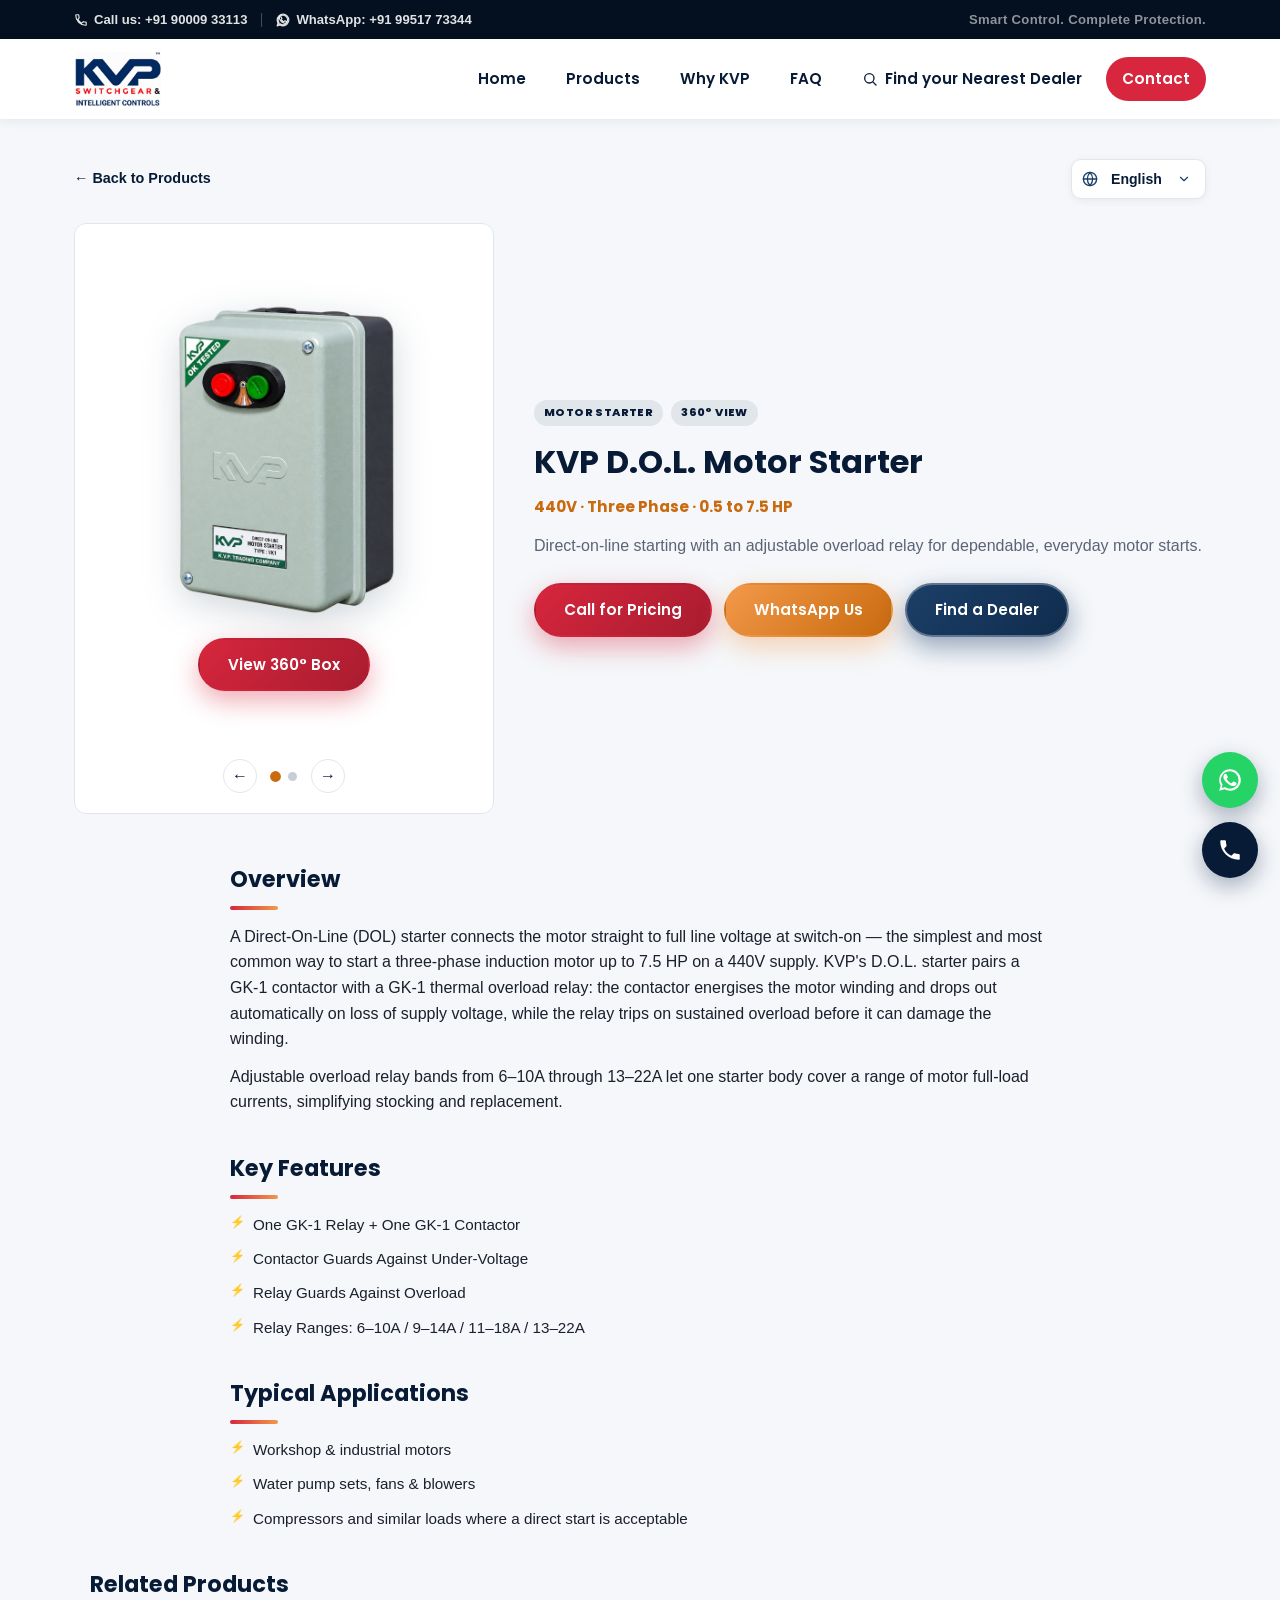
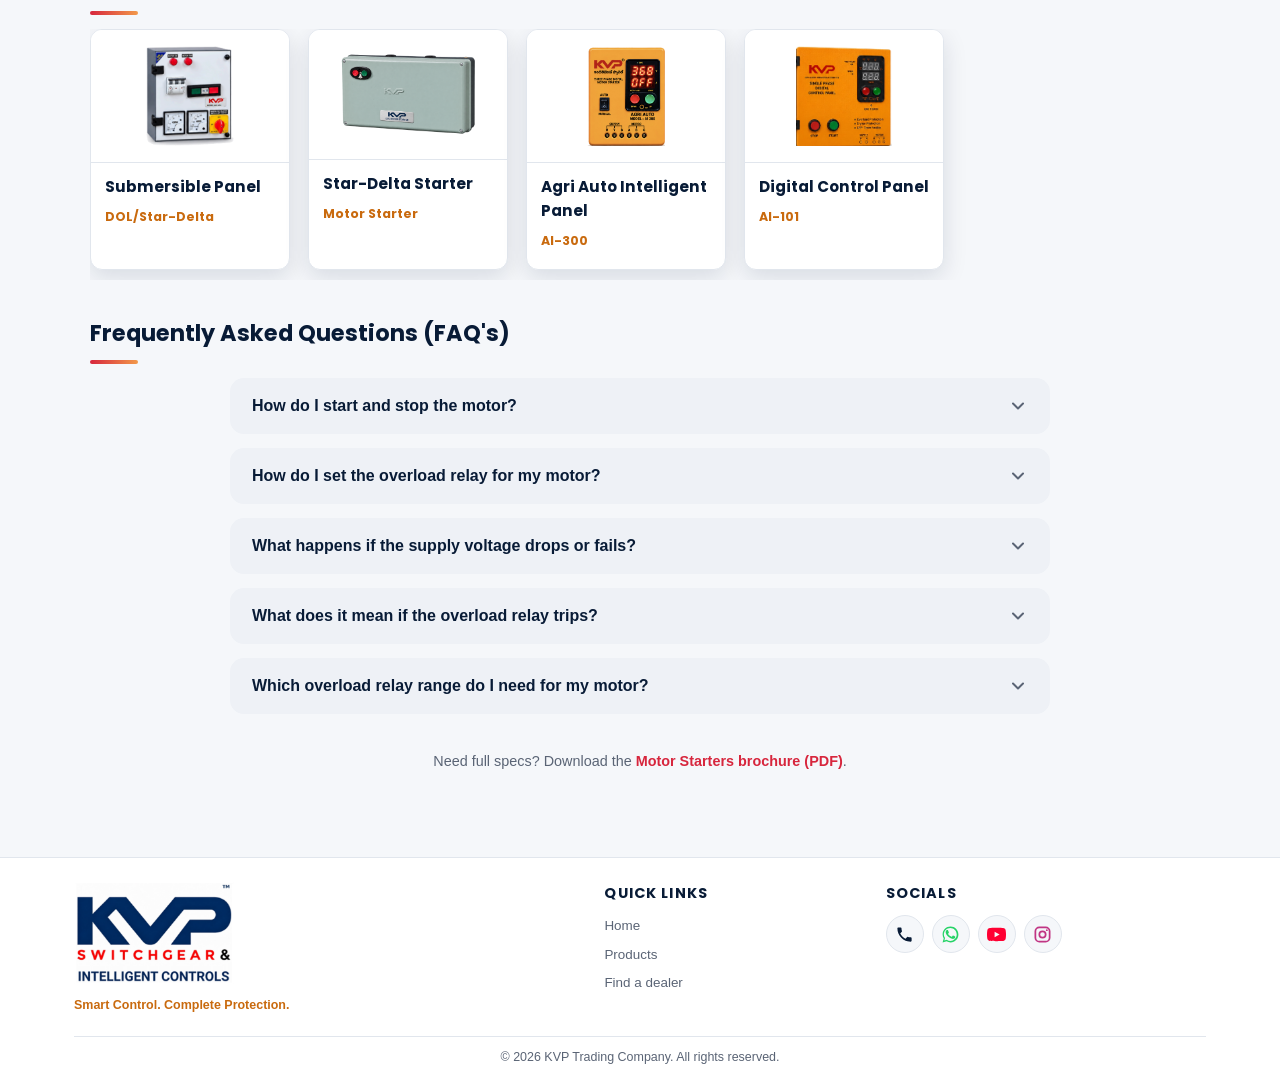
<file: products/dol-motor-starter.html>
<!DOCTYPE html>
<html lang="en">
<head>
<meta charset="UTF-8" />
<meta name="viewport" content="width=device-width, initial-scale=1.0" />
<title>DOL Motor Starter by KVP | 440V Three Phase, 0.5-7.5 HP</title>
<meta name="description" content="KVP DOL (Direct-On-Line) motor starter for 440V three-phase motors from 0.5 to 7.5 HP. Features a GK-1 contactor and thermal overload relay. View product details and the 360-degree box view." />
<link rel="canonical" href="https://kvpcontrols.in/products/dol-motor-starter.html" />
<meta property="og:type" content="product" />
<meta property="og:title" content="DOL Motor Starter by KVP | 440V Three Phase, 0.5-7.5 HP" />
<meta property="og:description" content="KVP DOL motor starter with GK-1 contactor and thermal overload protection." />
<meta property="og:url" content="https://kvpcontrols.in/products/dol-motor-starter.html" />
<meta property="og:image" content="https://kvpcontrols.in/assets/images/cutouts/dol-motor-starter.png" />
<meta property="og:image:alt" content="KVP DOL motor starter" />
<script type="application/ld+json">
{"@context":"https://schema.org","@type":"BreadcrumbList","itemListElement":[{"@type":"ListItem","position":1,"name":"Home","item":"https://kvpcontrols.in/"},{"@type":"ListItem","position":2,"name":"Products","item":"https://kvpcontrols.in/#products"},{"@type":"ListItem","position":3,"name":"DOL Motor Starter","item":"https://kvpcontrols.in/products/dol-motor-starter.html"}]}
</script>
<link rel="icon" href="../assets/images/kvp-logo.jpeg" />
<link rel="preconnect" href="https://fonts.googleapis.com" />
<link rel="preconnect" href="https://fonts.gstatic.com" crossorigin />
<link href="https://fonts.googleapis.com/css2?family=Poppins:wght@500;600;700;800&display=swap" rel="stylesheet" />
<link rel="stylesheet" href="../css/styles.css?v=20261113translations4" />
</head>
<body>

<div class="topbar">
  <div class="topbar-row">
    <div class="topbar-contacts">
      <a href="tel:+919000933113" class="topbar-link">
        <svg viewBox="0 0 24 24" aria-hidden="true"><path d="M6.6 10.8c1.4 2.8 3.8 5.2 6.6 6.6l2.2-2.2c.3-.3.7-.4 1-.2 1.1.4 2.4.6 3.6.6.6 0 1 .4 1 1V20c0 .6-.4 1-1 1-9.4 0-17-7.6-17-17 0-.6.4-1 1-1h3.2c.6 0 1 .4 1 1 0 1.3.2 2.5.6 3.6.1.4 0 .8-.2 1L6.6 10.8z"/></svg>
        Call us: +91 90009 33113
      </a>
      <span class="topbar-divider"></span>
      <a href="https://wa.me/919951773344" target="_blank" rel="noopener" class="topbar-link topbar-whatsapp">
        <svg viewBox="0 0 24 24" aria-hidden="true"><path d="M17.47 14.38c-.3-.15-1.78-.88-2.05-.98-.28-.1-.48-.15-.68.15-.2.3-.78.98-.96 1.18-.17.2-.35.22-.65.08-.3-.15-1.26-.46-2.4-1.48-.89-.79-1.48-1.76-1.66-2.06-.17-.3-.02-.46.13-.61.14-.14.3-.35.45-.53.15-.17.2-.3.3-.5.1-.2.05-.37-.02-.52-.08-.15-.68-1.64-.94-2.24-.24-.58-.5-.5-.68-.51h-.58c-.2 0-.52.08-.79.37-.27.3-1.04 1.02-1.04 2.48 0 1.46 1.07 2.87 1.22 3.07.15.2 2.1 3.2 5.08 4.49.71.3 1.26.49 1.69.63.71.22 1.36.19 1.87.12.57-.09 1.78-.73 2.03-1.43.25-.7.25-1.3.18-1.43-.07-.13-.27-.2-.57-.35z"/><path d="M12.02 2C6.5 2 2.04 6.46 2.04 12c0 1.86.5 3.6 1.4 5.1L2 22l5.03-1.4A9.9 9.9 0 0 0 12.02 22C17.53 22 22 17.54 22 12S17.53 2 12.02 2zm0 18.1c-1.63 0-3.14-.48-4.42-1.3l-.32-.2-3 .84.8-2.95-.21-.33a8.07 8.07 0 0 1-1.25-4.16c0-4.48 3.64-8.12 8.12-8.12 4.48 0 8.12 3.64 8.12 8.12 0 4.48-3.64 8.1-8.12 8.1z"/></svg>
        WhatsApp: +91 99517 73344
      </a>
    </div>
    <div class="topbar-tagline">Smart Control. Complete Protection.</div>
  </div>
</div>

<header class="site-header">
  <div class="nav-wrap">
    <a href="../index.html#home" class="brand">
      <img src="../assets/images/kvp-logo-crop.png" alt="KVP Switchgear &amp; Intelligent Controls logo" />
    </a>
    <nav class="nav-links">
      <a href="../index.html#home">Home</a>
      <a href="../index.html#products">Products</a>
      <a href="../index.html#features">Why KVP</a>
      <a href="../index.html#faq">FAQ</a>
      <a href="../dealers.html" class="nav-search-link">
        <svg viewBox="0 0 24 24" aria-hidden="true"><circle cx="11" cy="11" r="7"/><line x1="21" y1="21" x2="16.65" y2="16.65"/></svg>
        Find your Nearest Dealer
      </a>
      <a href="../index.html#contact" class="cta">Contact</a>
    </nav>
    <button class="nav-toggle" aria-label="Toggle navigation menu">
      <span></span><span></span><span></span>
    </button>
  </div>
</header>

<main>
  <section class="product-detail">
    <div class="container">
      <div class="pd-top-row">
        <a class="pd-back" href="../index.html#products">&larr; Back to Products</a>
        <div class="lang-select-wrap">
          <svg class="lang-globe-icon" width="16" height="16" viewBox="0 0 24 24" fill="none" stroke="currentColor" stroke-width="2" stroke-linecap="round" stroke-linejoin="round" aria-hidden="true"><circle cx="12" cy="12" r="10"/><line x1="2" y1="12" x2="22" y2="12"/><path d="M12 2a15.3 15.3 0 0 1 4 10 15.3 15.3 0 0 1-4 10 15.3 15.3 0 0 1-4-10 15.3 15.3 0 0 1 4-10z"/></svg>
          <select id="langSelect" class="lang-select" aria-label="Select language">
            <option value="en">English</option>
            <option value="te">తెలుగు</option>
            <option value="ta">தமிழ்</option>
            <option value="hi">हिंदी</option>
            <option value="kn">ಕನ್ನಡ</option>
          </select>
        </div>
      </div>

      <div class="pd-hero">
        <div class="pd-media dol-product-media">
          <div class="dol-carousel" id="dolCarousel" role="region" aria-label="D.O.L. motor starter product images" aria-roledescription="carousel">
            <div class="dol-carousel-slides">
              <section class="dol-carousel-slide" id="dolProductSlide" role="group" aria-roledescription="slide" aria-label="Product photo">
                <img src="../assets/images/cutouts/dol-motor-starter.png" alt="KVP D.O.L. motor starter" />
                <button type="button" class="btn btn-primary dol-open-viewer" id="dolShow360">View 360&#176; Box</button>
              </section>
              <section class="dol-carousel-slide" id="dolViewerSlide" role="group" aria-roledescription="slide" aria-label="360 degree view of the starter box" hidden aria-hidden="true">
                <div class="dol-viewer" role="group" aria-label="Interactive 360 degree view of the D.O.L. starter box">
                  <h2 class="dol-viewer-title">D.O.L. Starter Box &middot; 225 &times; 145 &times; 130 mm</h2>
                  <div class="dol-viewer-stage" id="dolViewerStage" tabindex="0" role="img" aria-label="Interactive 3D view of the D.O.L. motor starter box. Drag to rotate the box.">
                    <div class="dol-box" id="dolBox">
                      <div class="dol-box-face dol-box-front" aria-hidden="true"><img src="../assets/images/dol-box-front.jpg" alt="" draggable="false" /></div>
                      <div class="dol-box-face dol-box-back" aria-hidden="true"><img src="../assets/images/dol-box-back.jpg" alt="" draggable="false" /></div>
                      <div class="dol-box-face dol-box-right" aria-hidden="true"><img src="../assets/images/dol-box-right.jpg" alt="" draggable="false" /></div>
                      <div class="dol-box-face dol-box-left" aria-hidden="true"><img src="../assets/images/dol-box-left.jpg" alt="" draggable="false" /></div>
                      <div class="dol-box-face dol-box-top" aria-hidden="true"><img src="../assets/images/dol-box-top.jpg" alt="" draggable="false" /></div>
                      <div class="dol-box-face dol-box-bottom" aria-hidden="true"><img src="../assets/images/dol-box-bottom.jpg" alt="" draggable="false" /></div>
                    </div>
                  </div>
                  <p class="dol-viewer-caption">Drag to rotate &middot; Use arrows or dots to change views</p>
                  <div class="dol-viewer-controls" aria-label="360 degree view controls">
                    <button type="button" id="dolRotateLeft" aria-label="Rotate view left">&#8634; Left</button>
                    <button type="button" id="dolResetView" aria-label="Reset view to front">Reset view</button>
                    <button type="button" id="dolRotateRight" aria-label="Rotate view right">Right &#8635;</button>
                  </div>
                </div>
              </section>
            </div>
            <div class="dol-carousel-footer">
              <button type="button" id="dolPreviousSlide" aria-label="Previous product image">&#8592;</button>
              <div class="dol-carousel-dots" role="group" aria-label="Choose product view">
                <button type="button" class="active" data-dol-slide="0" aria-label="Show product photo" aria-current="true"></button>
                <button type="button" data-dol-slide="1" aria-label="Show 360 degree view"></button>
              </div>
              <button type="button" id="dolNextSlide" aria-label="Next product image">&#8594;</button>
            </div>
          </div>
        </div>
        <div class="pd-info">
          <div class="product-badges"><span class="badge badge-phase">Motor Starter</span><span class="badge badge-phase">360&#176; View</span></div>
          <h1 data-te="డి.ఓ.ఎల్. మోటార్ స్టార్టర్" data-ta="டி.ஓ.எல். மோட்டார் ஸ்டார்ட்டர்" data-hi="डी.ओ.एल. मोटर स्टार्टर" data-kn="ಡಿ.ಓ.ಎಲ್. ಮೋಟಾರ್ ಸ್ಟಾರ್ಟರ್">KVP D.O.L. Motor Starter</h1>
          <div class="model">440V &middot; Three Phase &middot; 0.5 to 7.5 HP</div>
          <p class="pd-lead" data-te="నమ్మకమైన, రోజువారీ మోటార్ స్టార్ట్ల కోసం సర్దుబాటు చేయగల ఓవర్‌లోడ్ రిలేతో కూడిన డైరెక్ట్-ఆన్-లైన్ స్టార్టింగ్." data-ta="நம்பகமான, அன்றாட மோட்டார் தொடக்கங்களுக்காக சரிசெய்யக்கூடிய ஓவர்லோட் ரிலேயுடன் கூடிய டைரக்ட்-ஆன்-லைன் தொடக்கம்." data-hi="भरोसेमंद, रोज़मर्रा की मोटर स्टार्ट के लिए एडजस्टेबल ओवरलोड रिले के साथ डायरेक्ट-ऑन-लाइन स्टार्टिंग।" data-kn="ವಿಶ್ವಾಸಾರ್ಹ, ದೈನಂದಿನ ಮೋಟಾರ್ ಸ್ಟಾರ್ಟ್ಗಳಿಗಾಗಿ ಹೊಂದಿಸಬಹುದಾದ ಓವರ್‌ಲೋಡ್ ರಿಲೇಯೊಂದಿಗೆ ಡೈರೆಕ್ಟ್-ಆನ್-ಲೈನ್ ಸ್ಟಾರ್ಟಿಂಗ್.">
            Direct-on-line starting with an adjustable overload relay for dependable, everyday
            motor starts.
          </p>
          <div class="pd-cta-row">
            <a href="tel:+919951773344" class="btn btn-primary">Call for Pricing</a>
            <a href="https://wa.me/919951773344?text=Hello%20KVP%2C%20I%27m%20interested%20in%20the%20D.O.L.%20Motor%20Starter.%20Could%20you%20share%20more%20details%3F" target="_blank" rel="noopener" class="btn btn-orange">WhatsApp Us</a>
            <a href="../dealers.html" class="btn btn-blue">Find a Dealer</a>
          </div>
        </div>
      </div>

      <div class="pd-section">
        <h2 data-te="అవలోకనం" data-ta="மேலோட்டம்" data-hi="अवलोकन" data-kn="ಅವಲೋಕನ">Overview</h2>
        <p data-te="డైరెక్ట్-ఆన్-లైన్ (DOL) స్టార్టర్ స్విచ్ ఆన్ చేసిన వెంటనే మోటారును నేరుగా పూర్తి లైన్ వోల్టేజీకి కలుపుతుంది — 440V సరఫరాపై 7.5 HP వరకు ఉన్న త్రీ ఫేజ్ ఇండక్షన్ మోటారును ప్రారంభించడానికి ఇది అత్యంత సరళమైన, సాధారణ పద్ధతి. KVP యొక్క D.O.L. స్టార్టర్ GK-1 కాంటాక్టర్‌ను GK-1 థర్మల్ ఓవర్‌లోడ్ రిలేతో జత చేస్తుంది: కాంటాక్టర్ మోటారు వైండింగ్‌ను ఎన్‌ర్జైజ్ చేస్తుంది మరియు సరఫరా వోల్టేజ్ పోయినప్పుడు ఆటోమేటిక్‌గా డ్రాప్ అవుతుంది, అలాగే రిలే వైండింగ్‌ను పాడు చేయక ముందే నిరంతర ఓవర్‌లోడ్‌పై ట్రిప్ అవుతుంది." data-ta="டைரக்ட்-ஆன்-லைன் (DOL) ஸ்டார்ட்டர் சுவிட்ச்-ஆன் செய்தவுடன் மோட்டாரை நேரடியாக முழு லைன் மின்னழுத்தத்துடன் இணைக்கிறது — 440V சப்ளையில் 7.5 HP வரை உள்ள முப்பக்க இண்டக்ஷன் மோட்டாரை தொடங்குவதற்கான எளிய மற்றும் பொதுவான முறை இது. KVP இன் D.O.L. ஸ்டார்ட்டர் GK-1 காண்டாக்டரை GK-1 தெர்மல் ஓவர்லோட் ரிலேயுடன் இணைக்கிறது: காண்டாக்டர் மோட்டார் வைண்டிங்கை இயக்குகிறது மற்றும் சப்ளை மின்னழுத்தம் இழக்கப்படும்போது தானாகவே துண்டிக்கப்படுகிறது, அதே நேரத்தில் ரிலே வைண்டிங்கை சேதப்படுத்தும் முன் தொடர்ச்சியான ஓவர்லோடில் டிரிப் செய்கிறது." data-hi="डायरेक्ट-ऑन-लाइन (DOL) स्टार्टर स्विच-ऑन होते ही मोटर को सीधे फुल लाइन वोल्टेज से जोड़ देता है — 440V सप्लाई पर 7.5 HP तक के थ्री-फेज इंडक्शन मोटर को चालू करने का सबसे सरल और सामान्य तरीका है यह। KVP का D.O.L. स्टार्टर GK-1 कॉन्टैक्टर को GK-1 थर्मल ओवरलोड रिले के साथ जोड़ता है: कॉन्टैक्टर मोटर वाइंडिंग को एनर्जाइज़ करता है और सप्लाई वोल्टेज जाने पर अपने आप ड्रॉप हो जाता है, जबकि रिले वाइंडिंग को नुकसान पहुंचाने से पहले लगातार ओवरलोड पर ट्रिप होता है।" data-kn="ಡೈರೆಕ್ಟ್-ಆನ್-ಲೈನ್ (DOL) ಸ್ಟಾರ್ಟರ್ ಸ್ವಿಚ್-ಆನ್ ಮಾಡಿದ ಕೂಡಲೇ ಮೋಟಾರ್ ಅನ್ನು ನೇರವಾಗಿ ಪೂರ್ಣ ಲೈನ್ ವೋಲ್ಟೇಜ್‌ಗೆ ಸಂಪರ್ಕಿಸುತ್ತದೆ — 440V ಸರಬರಾಜಿನಲ್ಲಿ 7.5 HP ವರೆಗಿನ ತ್ರೀ ಫೇಸ್ ಇಂಡಕ್ಷನ್ ಮೋಟಾರ್ ಅನ್ನು ಆರಂಭಿಸಲು ಇದು ಅತ್ಯಂತ ಸರಳ ಮತ್ತು ಸಾಮಾನ್ಯ ವಿಧಾನ. KVP ಯ D.O.L. ಸ್ಟಾರ್ಟರ್ GK-1 ಕಾಂಟ್ಯಾಕ್ಟರ್ ಅನ್ನು GK-1 ಥರ್ಮಲ್ ಓವರ್‌ಲೋಡ್ ರಿಲೇಯೊಂದಿಗೆ ಜೋಡಿಸುತ್ತದೆ: ಕಾಂಟ್ಯಾಕ್ಟರ್ ಮೋಟಾರ್ ವೈಂಡಿಂಗ್ ಅನ್ನು ಎನರ್ಜೈಸ್ ಮಾಡುತ್ತದೆ ಮತ್ತು ಸರಬರಾಜು ವೋಲ್ಟೇಜ್ ಕಡಿತಗೊಂಡಾಗ ಸ್ವಯಂಚಾಲಿತವಾಗಿ ಕಡಿತಗೊಳ್ಳುತ್ತದೆ, ಆದರೆ ರಿಲೇ ವೈಂಡಿಂಗ್ ಹಾನಿಗೊಳಗಾಗುವ ಮೊದಲು ನಿರಂತರ ಓವರ್‌ಲೋಡ್‌ನಲ್ಲಿ ಟ್ರಿಪ್ ಆಗುತ್ತದೆ.">
          A Direct-On-Line (DOL) starter connects the motor straight to full line voltage at
          switch-on — the simplest and most common way to start a three-phase induction motor up
          to 7.5 HP on a 440V supply. KVP's D.O.L. starter pairs a GK-1 contactor with a GK-1
          thermal overload relay: the contactor energises the motor winding and drops out
          automatically on loss of supply voltage, while the relay trips on sustained overload
          before it can damage the winding.
        </p>
        <p data-te="6–10A నుండి 13–22A వరకు ఉన్న సర్దుబాటు చేయగల ఓవర్‌లోడ్ రిలే బ్యాండ్ల వలన ఒకే స్టార్టర్ బాడీ అనేక మోటార్ ఫుల్-లోడ్ కరెంట్ శ్రేణులను కవర్ చేస్తుంది, ఇది స్టాకింగ్ మరియు ప్రీప్లేస్‌మెంట్‌ను సులభతరం చేస్తుంది." data-ta="6–10A முதல் 13–22A வரையிலான சரிசெய்யக்கூடிய ஓவர்லோட் ரிலே பட்டைகள் ஒரே ஸ்டார்ட்டர் பாடியை பல மோட்டார் முழு-லோட் கரண்ட் வரம்புகளை உள்ளடக்க அனுமதிக்கின்றன, இது இருப்பு வைத்தல் மற்றும் மாற்றீட்டை எளிதாக்குகிறது." data-hi="6–10A से 13–22A तक की एडजस्टेबल ओवरलोड रिले बैंड एक ही स्टार्टर बॉडी को कई मोटर फुल-लोड करंट रेंज कवर करने देती हैं, जिससे स्टॉकिंग और रिप्लेसमेंट आसान हो जाता है।" data-kn="6–10A ನಿಂದ 13–22A ವರೆಗಿನ ಹೊಂದಿಸಬಹುದಾದ ಓವರ್‌ಲೋಡ್ ರಿಲೇ ಬ್ಯಾಂಡ್‌ಗಳು ಒಂದೇ ಸ್ಟಾರ್ಟರ್ ಬಾಡಿ ಹಲವು ಮೋಟಾರ್ ಫುಲ್-ಲೋಡ್ ಕರೆಂಟ್ ಶ್ರೇಣಿಗಳನ್ನು ಒಳಗೊಳ್ಳಲು ಅನುವು ಮಾಡಿಕೊಡುತ್ತವೆ, ಇದು ಸ್ಟಾಕಿಂಗ್ ಮತ್ತು ಬದಲಿಯನ್ನು ಸುಲಭಗೊಳಿಸುತ್ತದೆ.">
          Adjustable overload relay bands from 6&ndash;10A through 13&ndash;22A let one starter
          body cover a range of motor full-load currents, simplifying stocking and replacement.
        </p>
      </div>

      <div class="pd-section">
        <h2 data-te="ముఖ్య ఫీచర్లు" data-ta="முக்கிய அம்சங்கள்" data-hi="मुख्य विशेषताएं" data-kn="ಪ್ರಮುಖ ವೈಶಿಷ್ಟ್ಯಗಳು">Key Features</h2>
        <ul class="product-features">
          <li data-te="ఒక GK-1 రిలే + ఒక GK-1 కాంటాక్టర్" data-ta="ஒரு GK-1 ரிலே + ஒரு GK-1 காண்டாக்டர்" data-hi="एक GK-1 रिले + एक GK-1 कॉन्टैक्टर" data-kn="ಒಂದು GK-1 ರಿಲೇ + ಒಂದು GK-1 ಕಾಂಟ್ಯಾಕ್ಟರ್">One GK-1 Relay + One GK-1 Contactor</li>
          <li data-te="కాంటాక్టర్ అండర్-వోల్టేజ్ నుండి రక్షిస్తుంది" data-ta="காண்டாக்டர் குறை-மின்னழுத்தத்திலிருந்து பாதுகாக்கிறது" data-hi="कॉन्टैक्टर अंडर-वोल्टेज से सुरक्षा देता है" data-kn="ಕಾಂಟ್ಯಾಕ್ಟರ್ ಅಂಡರ್-ವೋಲ್ಟೇಜ್‌ನಿಂದ ರಕ್ಷಿಸುತ್ತದೆ">Contactor Guards Against Under-Voltage</li>
          <li data-te="రిలే ఓవర్‌లోడ్ నుండి రక్షిస్తుంది" data-ta="ரிலே ஓவர்லோடிலிருந்து பாதுகாக்கிறது" data-hi="रिले ओवरलोड से सुरक्षा देता है" data-kn="ರಿಲೇ ಓವರ್‌ಲೋಡ್‌ನಿಂದ ರಕ್ಷಿಸುತ್ತದೆ">Relay Guards Against Overload</li>
          <li data-te="రిలే శ్రేణులు: 6–10A / 9–14A / 11–18A / 13–22A" data-ta="ரிலே வரம்புகள்: 6–10A / 9–14A / 11–18A / 13–22A" data-hi="रिले रेंज: 6–10A / 9–14A / 11–18A / 13–22A" data-kn="ರಿಲೇ ಶ್ರೇಣಿಗಳು: 6–10A / 9–14A / 11–18A / 13–22A">Relay Ranges: 6&ndash;10A / 9&ndash;14A / 11&ndash;18A / 13&ndash;22A</li>
        </ul>
      </div>

      <div class="pd-section">
        <h2 data-te="సాధారణ ఉపయోగాలు" data-ta="பொதுவான பயன்பாடுகள்" data-hi="सामान्य उपयोग" data-kn="ಸಾಮಾನ್ಯ ಬಳಕೆಗಳು">Typical Applications</h2>
        <ul class="product-features">
          <li data-te="వర్క్‌షాప్ &amp; పారిశ్రామిక మోటార్లు" data-ta="பணிமனை &amp; தொழில்துறை மோட்டார்கள்" data-hi="वर्कशॉप और औद्योगिक मोटर" data-kn="ವರ್ಕ್‌ಶಾಪ್ ಮತ್ತು ಕೈಗಾರಿಕಾ ಮೋಟಾರ್‌ಗಳು">Workshop &amp; industrial motors</li>
          <li data-te="వాటర్ పంప్ సెట్లు, ఫ్యాన్లు &amp; బ్లోయర్లు" data-ta="நீர் பம்ப் செட்கள், விசிறிகள் &amp; ப்ளோயர்கள்" data-hi="वाटर पंप सेट, पंखे और ब्लोअर" data-kn="ವಾಟರ್ ಪಂಪ್ ಸೆಟ್‌ಗಳು, ಫ್ಯಾನ್‌ಗಳು ಮತ್ತು ಬ್ಲೋಯರ್‌ಗಳು">Water pump sets, fans &amp; blowers</li>
          <li data-te="డైరెక్ట్ స్టార్ట్ ఆమోదయోగ్యమైన కంప్రెసర్లు మరియు ఇతర లోడ్లు" data-ta="நேரடி தொடக்கம் ஏற்றுக்கொள்ளத்தக்க காம்ப்ரசர்கள் மற்றும் இதுபோன்ற சுமைகள்" data-hi="कंप्रेसर और ऐसे अन्य लोड जहां डायरेक्ट स्टार्ट स्वीकार्य हो" data-kn="ನೇರ ಪ್ರಾರಂಭ ಸ್ವೀಕಾರಾರ್ಹವಾಗಿರುವ ಕಂಪ್ರೆಸರ್‌ಗಳು ಮತ್ತು ಇದೇ ರೀತಿಯ ಲೋಡ್‌ಗಳು">Compressors and similar loads where a direct start is acceptable</li>
        </ul>
      </div>

      <div class="pd-section pd-section-wide">
        <h2>Related Products</h2>
        <div class="pd-related-grid">
          <a class="pd-related-card" href="submersible-panel-dol-star-delta.html">
            <div class="pd-related-media"><img src="../assets/images/cutouts/pdf-page2-submersible-panel.png" alt="KVP Submersible Panel with DOL/Star-Delta Starter" /></div>
            <div class="pd-related-info"><h4>Submersible Panel</h4><span class="model">DOL/Star-Delta</span></div>
          </a>
          <a class="pd-related-card" href="star-delta-starter.html">
            <div class="pd-related-media"><img src="../assets/images/cutouts/pdf-page2-stardelta.png" alt="KVP Star-Delta motor starter" /></div>
            <div class="pd-related-info"><h4>Star-Delta Starter</h4><span class="model">Motor Starter</span></div>
          </a>
          <a class="pd-related-card" href="ai-300-agri-auto.html">
            <div class="pd-related-media"><img src="../assets/images/cutouts/pdf-page5-ai300.png" alt="KVP AI-300 Agri Auto intelligent panel" /></div>
            <div class="pd-related-info"><h4>Agri Auto Intelligent Panel</h4><span class="model">AI-300</span></div>
          </a>
          <a class="pd-related-card" href="ai-101.html">
            <div class="pd-related-media"><img src="../assets/images/cutouts/pdf-page3-ai101.png" alt="KVP AI-101 single phase digital control panel" /></div>
            <div class="pd-related-info"><h4>Digital Control Panel</h4><span class="model">AI-101</span></div>
          </a>
        </div>
      </div>

      <div class="pd-section pd-section-wide">
        <h2>Frequently Asked Questions (FAQ's)</h2>
        <div class="faq-list">
          <div class="faq-item">
            <button type="button" class="faq-question" aria-expanded="false">
              <span class="faq-q"><span>How do I start and stop the motor?</span><span class="faq-q-te" hidden data-te="మోటారును ఎలా స్టార్ట్ మరియు స్టాప్ చేయాలి?" data-ta="மோட்டாரை எப்படி ஸ்டார்ட் மற்றும் ஸ்டாப் செய்வது?" data-hi="मोटर को कैसे स्टार्ट और स्टॉप करें?" data-kn="ಮೋಟಾರ್ ಅನ್ನು ಹೇಗೆ ಸ್ಟಾರ್ಟ್ ಮತ್ತು ಸ್ಟಾಪ್ ಮಾಡುವುದು?">How do I start and stop the motor?</span></span>
              <span class="faq-icon" aria-hidden="true"><svg width="20" height="20" viewBox="0 0 24 24"><polyline points="6 9 12 15 18 9"/></svg></span>
            </button>
            <div class="faq-answer">
              <p><strong>English:</strong> Press the green START button to energise the contactor and run the motor; press the red STOP button to de-energise the contactor and stop it. There's no automatic restart &mdash; you must press START again after any stop or trip.</p>
              <p class="faq-secondary" hidden data-te="కాంటాక్టర్‌ను ఎనర్‌జైజ్ చేసి మోటారును నడపడానికి ఆకుపచ్చ START బటన్‌ను నొక్కండి; కాంటాక్టర్‌ను డి-ఎనర్‌జైజ్ చేసి ఆపడానికి ఎరుపు STOP బటన్‌ను నొక్కండి. ఆటోమేటిక్ రీస్టార్ట్ ఉండదు — ఏదైనా స్టాప్ లేదా ట్రిప్ తర్వాత మీరు మళ్లీ START నొక్కాలి." data-ta="காண்டாக்டரை இயக்கி மோட்டாரை இயக்க பச்சை START பொத்தானை அழுத்தவும்; காண்டாக்டரை நிறுத்தி மோட்டாரை நிறுத்த சிவப்பு STOP பொத்தானை அழுத்தவும். தானியங்கி மறுதொடக்கம் கிடையாது — எந்த நிறுத்தம் அல்லது டிரிப்புக்குப் பிறகும் நீங்கள் மீண்டும் START அழுத்த வேண்டும்." data-hi="कॉन्टैक्टर को एनर्जाइज़ करके मोटर चलाने के लिए हरा START बटन दबाएं; कॉन्टैक्टर को डी-एनर्जाइज़ करके मोटर रोकने के लिए लाल STOP बटन दबाएं। कोई ऑटोमैटिक रीस्टार्ट नहीं होता — किसी भी स्टॉप या ट्रिप के बाद आपको फिर से START दबाना होगा।" data-kn="ಕಾಂಟ್ಯಾಕ್ಟರ್ ಅನ್ನು ಎನರ್ಜೈಸ್ ಮಾಡಿ ಮೋಟಾರ್ ಓಡಿಸಲು ಹಸಿರು START ಬಟನ್ ಒತ್ತಿ; ಕಾಂಟ್ಯಾಕ್ಟರ್ ಅನ್ನು ಡಿ-ಎನರ್ಜೈಸ್ ಮಾಡಿ ನಿಲ್ಲಿಸಲು ಕೆಂಪು STOP ಬಟನ್ ಒತ್ತಿ. ಸ್ವಯಂಚಾಲಿತ ಮರುಪ್ರಾರಂಭ ಇರುವುದಿಲ್ಲ — ಯಾವುದೇ ನಿಲುಗಡೆ ಅಥವಾ ಟ್ರಿಪ್ ನಂತರ ನೀವು ಮತ್ತೆ START ಒತ್ತಬೇಕು."><strong>English:</strong> Press the green START button to energise the contactor and run the motor; press the red STOP button to de-energise the contactor and stop it. There's no automatic restart &mdash; you must press START again after any stop or trip.</p>
            </div>
          </div>
          <div class="faq-item">
            <button type="button" class="faq-question" aria-expanded="false">
              <span class="faq-q"><span>How do I set the overload relay for my motor?</span><span class="faq-q-te" hidden data-te="నా మోటారు కోసం ఓవర్‌లోడ్ రిలేను ఎలా సెట్ చేయాలి?" data-ta="எனது மோட்டாருக்கு ஓவர்லோட் ரிலேயை எப்படி அமைப்பது?" data-hi="अपनी मोटर के लिए ओवरलोड रिले कैसे सेट करें?" data-kn="ನನ್ನ ಮೋಟಾರಿಗೆ ಓವರ್‌ಲೋಡ್ ರಿಲೇ ಅನ್ನು ಹೇಗೆ ಸೆಟ್ ಮಾಡುವುದು?">How do I set the overload relay for my motor?</span></span>
              <span class="faq-icon" aria-hidden="true"><svg width="20" height="20" viewBox="0 0 24 24"><polyline points="6 9 12 15 18 9"/></svg></span>
            </button>
            <div class="faq-answer">
              <p><strong>English:</strong> Turn the relay's dial to the amperage matching your motor's rated full-load current (FLA), shown on the motor's nameplate &mdash; make sure you've ordered the correct relay range (6&ndash;10A, 9&ndash;14A, 11&ndash;18A or 13&ndash;22A) for your motor before installation.</p>
              <p class="faq-secondary" hidden data-te="రిలే డయల్‌ను మీ మోటారు నేమ్‌ప్లేట్‌పై చూపిన రేటెడ్ ఫుల్-లోడ్ కరెంట్ (FLA)కు సరిపోయేలా తిప్పండి — ఇన్‌స్టాలేషన్‌కు ముందు మీ మోటారుకు సరైన రిలే రేంజ్ (6–10A, 9–14A, 11–18A లేదా 13–22A) ఆర్డర్ చేశారని నిర్ధారించుకోండి." data-ta="மோட்டாரின் நேம்பிளேட்டில் காட்டப்பட்ட ரேட் செய்யப்பட்ட முழு-லோட் கரண்ட் (FLA)க்கு ஏற்ப ரிலேயின் டயலை திருப்பவும் — நிறுவலுக்கு முன் உங்கள் மோட்டாருக்கு சரியான ரிலே வரம்பை (6–10A, 9–14A, 11–18A அல்லது 13–22A) ஆர்டர் செய்துள்ளீர்கள் என உறுதிசெய்யவும்." data-hi="मोटर की नेमप्लेट पर दी गई रेटेड फुल-लोड करंट (FLA) से मिलान करते हुए रिले के डायल को घुमाएं — इंस्टॉलेशन से पहले सुनिश्चित करें कि आपने अपनी मोटर के लिए सही रिले रेंज (6–10A, 9–14A, 11–18A या 13–22A) ऑर्डर की है।" data-kn="ಮೋಟಾರಿನ ನೇಮ್‌ಪ್ಲೇಟ್‌ನಲ್ಲಿ ತೋರಿಸಿರುವ ರೇಟೆಡ್ ಫುಲ್-ಲೋಡ್ ಕರೆಂಟ್ (FLA) ಗೆ ಹೊಂದುವಂತೆ ರಿಲೇಯ ಡಯಲ್ ಅನ್ನು ತಿರುಗಿಸಿ — ಅಳವಡಿಕೆಗೂ ಮೊದಲು ನಿಮ್ಮ ಮೋಟಾರಿಗೆ ಸರಿಯಾದ ರಿಲೇ ಶ್ರೇಣಿ (6–10A, 9–14A, 11–18A ಅಥವಾ 13–22A) ಆರ್ಡರ್ ಮಾಡಿರುವುದನ್ನು ಖಚಿತಪಡಿಸಿಕೊಳ್ಳಿ."><strong>English:</strong> Turn the relay's dial to the amperage matching your motor's rated full-load current (FLA), shown on the motor's nameplate &mdash; make sure you've ordered the correct relay range (6&ndash;10A, 9&ndash;14A, 11&ndash;18A or 13&ndash;22A) for your motor before installation.</p>
            </div>
          </div>
          <div class="faq-item">
            <button type="button" class="faq-question" aria-expanded="false">
              <span class="faq-q"><span>What happens if the supply voltage drops or fails?</span><span class="faq-q-te" hidden data-te="సరఫరా వోల్టేజ్ పడిపోయినా లేదా పోయినా ఏమి జరుగుతుంది?" data-ta="சப்ளை மின்னழுத்தம் குறைந்தால் அல்லது நின்றுவிட்டால் என்ன நடக்கும்?" data-hi="अगर सप्लाई वोल्टेज गिर जाए या चली जाए तो क्या होता है?" data-kn="ಸರಬರಾಜು ವೋಲ್ಟೇಜ್ ಕುಸಿದರೆ ಅಥವಾ ನಿಂತುಹೋದರೆ ಏನಾಗುತ್ತದೆ?">What happens if the supply voltage drops or fails?</span></span>
              <span class="faq-icon" aria-hidden="true"><svg width="20" height="20" viewBox="0 0 24 24"><polyline points="6 9 12 15 18 9"/></svg></span>
            </button>
            <div class="faq-answer">
              <p><strong>English:</strong> The GK-1 contactor is an under-voltage device &mdash; it automatically drops out and disconnects the motor the moment supply voltage is lost or falls too low, and will not reconnect on its own when power returns. Press START again to resume.</p>
              <p class="faq-secondary" hidden data-te="GK-1 కాంటాక్టర్ ఒక అండర్-వోల్టేజ్ డివైస్ — సరఫరా వోల్టేజ్ పోయినా లేదా చాలా తక్కువగా పడిపోయినా వెంటనే అది ఆటోమేటిక్‌గా డ్రాప్ అయి మోటారును డిస్‌కనెక్ట్ చేస్తుంది, మరియు పవర్ తిరిగి వచ్చినా అది స్వయంగా మళ్లీ కనెక్ట్ కాదు. కొనసాగించడానికి మళ్లీ START నొక్కండి." data-ta="GK-1 காண்டாக்டர் ஒரு குறை-மின்னழுத்த சாதனம் — சப்ளை மின்னழுத்தம் நின்றுவிட்டாலோ அல்லது மிகக் குறைவாகிவிட்டாலோ உடனே அது தானாகவே துண்டித்து மோட்டாரை துண்டிக்கிறது, மின்சாரம் திரும்பினாலும் அது தானாக மீண்டும் இணையாது. தொடர மீண்டும் START அழுத்தவும்." data-hi="GK-1 कॉन्टैक्टर एक अंडर-वोल्टेज डिवाइस है — सप्लाई वोल्टेज जाते ही या बहुत कम हो जाने पर यह अपने आप ड्रॉप होकर मोटर को डिस्कनेक्ट कर देता है, और बिजली वापस आने पर भी यह खुद से दोबारा कनेक्ट नहीं होता। आगे चलाने के लिए फिर से START दबाएं।" data-kn="GK-1 ಕಾಂಟ್ಯಾಕ್ಟರ್ ಒಂದು ಅಂಡರ್-ವೋಲ್ಟೇಜ್ ಸಾಧನ — ಸರಬರಾಜು ವೋಲ್ಟೇಜ್ ನಿಂತುಹೋದ ಅಥವಾ ತುಂಬಾ ಕಡಿಮೆಯಾದ ಕೂಡಲೇ ಅದು ಸ್ವಯಂಚಾಲಿತವಾಗಿ ಕಡಿತಗೊಂಡು ಮೋಟಾರನ್ನು ಸಂಪರ್ಕ ಕಡಿತಗೊಳಿಸುತ್ತದೆ, ಮತ್ತು ವಿದ್ಯುತ್ ಹಿಂತಿರುಗಿದಾಗಲೂ ಅದು ತಾನಾಗಿಯೇ ಮತ್ತೆ ಸಂಪರ್ಕಗೊಳ್ಳುವುದಿಲ್ಲ. ಮುಂದುವರಿಸಲು ಮತ್ತೆ START ಒತ್ತಿ."><strong>English:</strong> The GK-1 contactor is an under-voltage device &mdash; it automatically drops out and disconnects the motor the moment supply voltage is lost or falls too low, and will not reconnect on its own when power returns. Press START again to resume.</p>
            </div>
          </div>
          <div class="faq-item">
            <button type="button" class="faq-question" aria-expanded="false">
              <span class="faq-q"><span>What does it mean if the overload relay trips?</span><span class="faq-q-te" hidden data-te="ఓవర్‌లోడ్ రిలే ట్రిప్ అయితే దాని అర్థం ఏమిటి?" data-ta="ஓவர்லோட் ரிலே டிரிப் ஆனால் அதன் அர்த்தம் என்ன?" data-hi="अगर ओवरलोड रिले ट्रिप हो जाए तो इसका क्या मतलब है?" data-kn="ಓವರ್‌ಲೋಡ್ ರಿಲೇ ಟ್ರಿಪ್ ಆದರೆ ಅದರ ಅರ್ಥವೇನು?">What does it mean if the overload relay trips?</span></span>
              <span class="faq-icon" aria-hidden="true"><svg width="20" height="20" viewBox="0 0 24 24"><polyline points="6 9 12 15 18 9"/></svg></span>
            </button>
            <div class="faq-answer">
              <p><strong>English:</strong> The thermal overload relay trips when the motor draws more current than the relay is set for, over a sustained period &mdash; this protects the winding from damage. Check the motor and connected load for jamming or overheating, then press the relay's RESET lever before pressing START again.</p>
              <p class="faq-secondary" hidden data-te="మోటారు రిలేలో సెట్ చేసిన దానికంటే ఎక్కువ కరెంట్‌ను నిరంతరంగా తీసుకున్నప్పుడు థర్మల్ ఓవర్‌లోడ్ రిలే ట్రిప్ అవుతుంది — ఇది వైండింగ్‌ను దెబ్బతినకుండా కాపాడుతుంది. మోటారు మరియు కనెక్ట్ అయిన లోడ్‌లో జామింగ్ లేదా వేడెక్కడం లేదని తనిఖీ చేయండి, తర్వాత మళ్లీ START నొక్కే ముందు రిలే యొక్క RESET లివర్‌ను నొక్కండి." data-ta="ரிலேயில் அமைக்கப்பட்டதை விட அதிக கரெண்டை மோட்டார் தொடர்ந்து இழுக்கும்போது தெர்மல் ஓவர்லோட் ரிலே டிரிப் ஆகிறது — இது வைண்டிங்கை சேதத்திலிருந்து பாதுகாக்கிறது. மோட்டார் மற்றும் இணைக்கப்பட்ட லோடில் சிக்கல் அல்லது அதிக சூடு இல்லையா எனப் பார்க்கவும், பிறகு மீண்டும் START அழுத்தும் முன் ரிலேயின் RESET லீவரை அழுத்தவும்." data-hi="जब मोटर रिले में सेट की गई सीमा से ज़्यादा करंट लगातार खींचती है, तब थर्मल ओवरलोड रिले ट्रिप हो जाता है — यह वाइंडिंग को नुकसान से बचाता है। मोटर और जुड़े लोड में जाम या ज़्यादा गर्मी की जांच करें, फिर दोबारा START दबाने से पहले रिले का RESET लीवर दबाएं।" data-kn="ರಿಲೇಯಲ್ಲಿ ಸೆಟ್ ಮಾಡಿದ್ದಕ್ಕಿಂತ ಹೆಚ್ಚು ಕರೆಂಟ್ ಅನ್ನು ಮೋಟಾರ್ ನಿರಂತರವಾಗಿ ಎಳೆದಾಗ ಥರ್ಮಲ್ ಓವರ್‌ಲೋಡ್ ರಿಲೇ ಟ್ರಿಪ್ ಆಗುತ್ತದೆ — ಇದು ವೈಂಡಿಂಗ್ ಅನ್ನು ಹಾನಿಯಿಂದ ರಕ್ಷಿಸುತ್ತದೆ. ಮೋಟಾರ್ ಮತ್ತು ಸಂಪರ್ಕಿತ ಲೋಡ್‌ನಲ್ಲಿ ಜಾಮ್ ಅಥವಾ ಹೆಚ್ಚು ಬಿಸಿಯಾಗುವುದನ್ನು ಪರಿಶೀಲಿಸಿ, ನಂತರ ಮತ್ತೆ START ಒತ್ತುವ ಮೊದಲು ರಿಲೇಯ RESET ಲಿವರ್ ಒತ್ತಿ."><strong>English:</strong> The thermal overload relay trips when the motor draws more current than the relay is set for, over a sustained period &mdash; this protects the winding from damage. Check the motor and connected load for jamming or overheating, then press the relay's RESET lever before pressing START again.</p>
            </div>
          </div>
          <div class="faq-item">
            <button type="button" class="faq-question" aria-expanded="false">
              <span class="faq-q"><span>Which overload relay range do I need for my motor?</span><span class="faq-q-te" hidden data-te="నా మోటారు కోసం ఏ ఓవర్‌లోడ్ రిలే రేంజ్ అవసరం?" data-ta="எனது மோட்டாருக்கு எந்த ஓவர்லோட் ரிலே வரம்பு தேவை?" data-hi="मेरी मोटर के लिए कौन सी ओवरलोड रिले रेंज चाहिए?" data-kn="ನನ್ನ ಮೋಟಾರಿಗೆ ಯಾವ ಓವರ್‌ಲೋಡ್ ರಿಲೇ ಶ್ರೇಣಿ ಬೇಕು?">Which overload relay range do I need for my motor?</span></span>
              <span class="faq-icon" aria-hidden="true"><svg width="20" height="20" viewBox="0 0 24 24"><polyline points="6 9 12 15 18 9"/></svg></span>
            </button>
            <div class="faq-answer">
              <p><strong>English:</strong> Match the relay band to your motor's rated full-load current (FLA): 6&ndash;10A, 9&ndash;14A, 11&ndash;18A or 13&ndash;22A, covering motors from 0.5 to 7.5 HP. Check with your KVP dealer if you're unsure which range suits your motor.</p>
              <p class="faq-secondary" hidden data-te="రిలే బ్యాండ్‌ను మీ మోటారు రేటెడ్ ఫుల్-లోడ్ కరెంట్ (FLA)కు సరిపోల్చండి: 6–10A, 9–14A, 11–18A లేదా 13–22A, ఇవి 0.5 నుండి 7.5 HP వరకు మోటార్లను కవర్ చేస్తాయి. ఏ రేంజ్ మీ మోటారుకు సరిపోతుందో తెలియకపోతే మీ KVP డీలర్‌ను సంప్రదించండి." data-ta="ரிலே பட்டையை உங்கள் மோட்டாரின் ரேட் செய்யப்பட்ட முழு-லோட் கரண்ட் (FLA)உடன் பொருத்தவும்: 6–10A, 9–14A, 11–18A அல்லது 13–22A, இவை 0.5 முதல் 7.5 HP வரையிலான மோட்டார்களை உள்ளடக்கும். எந்த வரம்பு உங்கள் மோட்டாருக்கு பொருந்தும் எனத் தெரியவில்லை என்றால் உங்கள் KVP டீலரிடம் சரிபார்க்கவும்." data-hi="रिले बैंड को अपनी मोटर की रेटेड फुल-लोड करंट (FLA) से मिलाएं: 6–10A, 9–14A, 11–18A या 13–22A, ये 0.5 से 7.5 HP तक की मोटरों को कवर करते हैं। अगर आपको यकीन नहीं है कि कौन सी रेंज आपकी मोटर के लिए सही है, तो अपने KVP डीलर से जांच लें।" data-kn="ರಿಲೇ ಬ್ಯಾಂಡ್ ಅನ್ನು ನಿಮ್ಮ ಮೋಟಾರಿನ ರೇಟೆಡ್ ಫುಲ್-ಲೋಡ್ ಕರೆಂಟ್ (FLA) ಗೆ ಹೊಂದಿಸಿ: 6–10A, 9–14A, 11–18A ಅಥವಾ 13–22A, ಇವು 0.5 ರಿಂದ 7.5 HP ವರೆಗಿನ ಮೋಟಾರ್‌ಗಳನ್ನು ಒಳಗೊಳ್ಳುತ್ತವೆ. ಯಾವ ಶ್ರೇಣಿ ನಿಮ್ಮ ಮೋಟಾರಿಗೆ ಸೂಕ್ತ ಎಂದು ಖಚಿತವಿಲ್ಲದಿದ್ದರೆ ನಿಮ್ಮ KVP ಡೀಲರ್ ಬಳಿ ಪರಿಶೀಲಿಸಿ."><strong>English:</strong> Match the relay band to your motor's rated full-load current (FLA): 6&ndash;10A, 9&ndash;14A, 11&ndash;18A or 13&ndash;22A, covering motors from 0.5 to 7.5 HP. Check with your KVP dealer if you're unsure which range suits your motor.</p>
            </div>
          </div>
        </div>
      </div>

      <p class="brochure-note">
        Need full specs? Download the <a href="../assets/KVP_Motor_Starters_Brochure.pdf" target="_blank" rel="noopener">Motor Starters brochure (PDF)</a>.
      </p>
    </div>
  </section>
</main>

<button type="button" class="back-to-top" aria-label="Back to top" title="Back to top">
  <svg viewBox="0 0 24 24" aria-hidden="true"><line x1="12" y1="19" x2="12" y2="5"/><polyline points="5 12 12 5 19 12"/></svg>
</button>

<div class="float-contact">
  <a
    class="float-btn whatsapp"
    href="https://wa.me/919951773344?text=Hello%20KVP%20Trading%20Company%2C%20I%27m%20interested%20in%20your%20control%20panels%20and%20motor%20starters.%20Could%20you%20please%20share%20more%20details%3F"
    target="_blank"
    rel="noopener"
    aria-label="Chat with KVP Trading Company on WhatsApp"
    title="WhatsApp us"
  >
    <svg viewBox="0 0 24 24" aria-hidden="true"><path d="M17.47 14.38c-.3-.15-1.78-.88-2.05-.98-.28-.1-.48-.15-.68.15-.2.3-.78.98-.96 1.18-.17.2-.35.22-.65.08-.3-.15-1.26-.46-2.4-1.48-.89-.79-1.48-1.76-1.66-2.06-.17-.3-.02-.46.13-.61.14-.14.3-.35.45-.53.15-.17.2-.3.3-.5.1-.2.05-.37-.02-.52-.08-.15-.68-1.64-.94-2.24-.24-.58-.5-.5-.68-.51h-.58c-.2 0-.52.08-.79.37-.27.3-1.04 1.02-1.04 2.48 0 1.46 1.07 2.87 1.22 3.07.15.2 2.1 3.2 5.08 4.49.71.3 1.26.49 1.69.63.71.22 1.36.19 1.87.12.57-.09 1.78-.73 2.03-1.43.25-.7.25-1.3.18-1.43-.07-.13-.27-.2-.57-.35z"/><path d="M12.02 2C6.5 2 2.04 6.46 2.04 12c0 1.86.5 3.6 1.4 5.1L2 22l5.03-1.4A9.9 9.9 0 0 0 12.02 22C17.53 22 22 17.54 22 12S17.53 2 12.02 2zm0 18.1c-1.63 0-3.14-.48-4.42-1.3l-.32-.2-3 .84.8-2.95-.21-.33a8.07 8.07 0 0 1-1.25-4.16c0-4.48 3.64-8.12 8.12-8.12 4.48 0 8.12 3.64 8.12 8.12 0 4.48-3.64 8.1-8.12 8.1z"/></svg>
  </a>
  <a
    class="float-btn call"
    href="tel:+919951773344"
    aria-label="Call KVP Trading Company"
    title="Call us"
  >
    <svg viewBox="0 0 24 24" aria-hidden="true"><path d="M6.6 10.8c1.4 2.8 3.8 5.2 6.6 6.6l2.2-2.2c.3-.3.7-.4 1-.2 1.1.4 2.4.6 3.6.6.6 0 1 .4 1 1V20c0 .6-.4 1-1 1-9.4 0-17-7.6-17-17 0-.6.4-1 1-1h3.2c.6 0 1 .4 1 1 0 1.3.2 2.5.6 3.6.1.4 0 .8-.2 1L6.6 10.8z"/></svg>
  </a>
</div>

<footer class="site-footer">
  <div class="container">
    <div class="footer-main">
      <div class="footer-brand">
        <a class="footer-brand-name" href="../index.html#home" aria-label="KVP Controls home"><img src="../assets/images/kvp-logo-crop.png" alt="KVP Switchgear and Intelligent Controls" /></a>
        <p>Smart Control. Complete Protection.</p>
      </div>
      <nav class="footer-nav" aria-label="Footer navigation">
        <h2>Quick links</h2>
        <a href="../index.html#home">Home</a>
        <a href="../index.html#products">Products</a>
        <a href="../dealers.html">Find a dealer</a>
      </nav>
      <div class="footer-connect">
        <h2>Socials</h2>
        <div class="footer-social-links" aria-label="Contact and social links">
          <a class="footer-social-link call" href="tel:+919000933113" aria-label="Call KVP Controls" title="Call">
            <svg viewBox="0 0 24 24" aria-hidden="true"><path d="M6.6 10.8c1.4 2.8 3.8 5.2 6.6 6.6l2.2-2.2c.3-.3.7-.4 1-.2 1.1.4 2.4.6 3.6.6.6 0 1 .4 1 1V20c0 .6-.4 1-1 1-9.4 0-17-7.6-17-17 0-.6.4-1 1-1h3.2c.6 0 1 .4 1 1 0 1.3.2 2.5.6 3.6.1.4 0 .8-.2 1L6.6 10.8z"/></svg>
          </a>
          <a class="footer-social-link whatsapp" href="https://wa.me/919951773344" target="_blank" rel="noopener noreferrer" aria-label="Chat with KVP Controls on WhatsApp" title="WhatsApp">
            <svg viewBox="0 0 24 24" aria-hidden="true"><path d="M17.47 14.38c-.3-.15-1.78-.88-2.05-.98-.28-.1-.48-.15-.68.15-.2.3-.78.98-.96 1.18-.17.2-.35.22-.65.08-.3-.15-1.26-.46-2.4-1.48-.89-.79-1.48-1.76-1.66-2.06-.17-.3-.02-.46.13-.61.14-.14.3-.35.45-.53.15-.17.2-.3.3-.5.1-.2.05-.37-.02-.52-.08-.15-.68-1.64-.94-2.24-.24-.58-.5-.5-.68-.51h-.58c-.2 0-.52.08-.79.37-.27.3-1.04 1.02-1.04 2.48 0 1.46 1.07 2.87 1.22 3.07.15.2 2.1 3.2 5.08 4.49.71.3 1.26.49 1.69.63.71.22 1.36.19 1.87.12.57-.09 1.78-.73 2.03-1.43.25-.7.25-1.3.18-1.43-.07-.13-.27-.2-.57-.35z"/><path d="M12.02 2C6.5 2 2.04 6.46 2.04 12c0 1.86.5 3.6 1.4 5.1L2 22l5.03-1.4A9.9 9.9 0 0 0 12.02 22C17.53 22 22 17.54 22 12S17.53 2 12.02 2zm0 18.1c-1.63 0-3.14-.48-4.42-1.3l-.32-.2-3 .84.8-2.95-.21-.33a8.07 8.07 0 0 1-1.25-4.16c0-4.48 3.64-8.12 8.12-8.12 4.48 0 8.12 3.64 8.12 8.12 0 4.48-3.64 8.1-8.12 8.1z"/></svg>
          </a>
          <a class="footer-social-link youtube" href="https://youtube.com/@kvpcontrols?si=a-NgqARKPvIXGeIS" target="_blank" rel="noopener noreferrer" aria-label="KVP Controls on YouTube" title="YouTube">
            <svg viewBox="0 0 24 24" aria-hidden="true"><path d="M23.5 6.2a3 3 0 0 0-2.1-2.1C19.5 3.6 12 3.6 12 3.6s-7.5 0-9.4.5A3 3 0 0 0 .5 6.2 31 31 0 0 0 0 12a31 31 0 0 0 .5 5.8 3 3 0 0 0 2.1 2.1c1.9.5 9.4.5 9.4.5s7.5 0 9.4-.5a3 3 0 0 0 2.1-2.1A31 31 0 0 0 24 12a31 31 0 0 0-.5-5.8ZM9.6 15.6V8.4l6.3 3.6-6.3 3.6Z"/></svg>
          </a>
          <a class="footer-social-link instagram" href="https://www.instagram.com/kvp_controls/" target="_blank" rel="noopener noreferrer" aria-label="KVP Controls on Instagram" title="Instagram">
            <svg viewBox="0 0 24 24" aria-hidden="true"><rect x="3" y="3" width="18" height="18" rx="5" fill="none" stroke="currentColor" stroke-width="2.2"/><circle cx="12" cy="12" r="4" fill="none" stroke="currentColor" stroke-width="2.2"/><circle cx="17.5" cy="6.5" r="1.2"/></svg>
          </a>
        </div>
      </div>
    </div>
    <div class="footer-bottom"><span>© <span id="year"></span> KVP Trading Company. All rights reserved.</span></div>
  </div>
</footer>

<script src="../js/main.js?v=20261113translations4"></script>
</body>
</html>
</file>
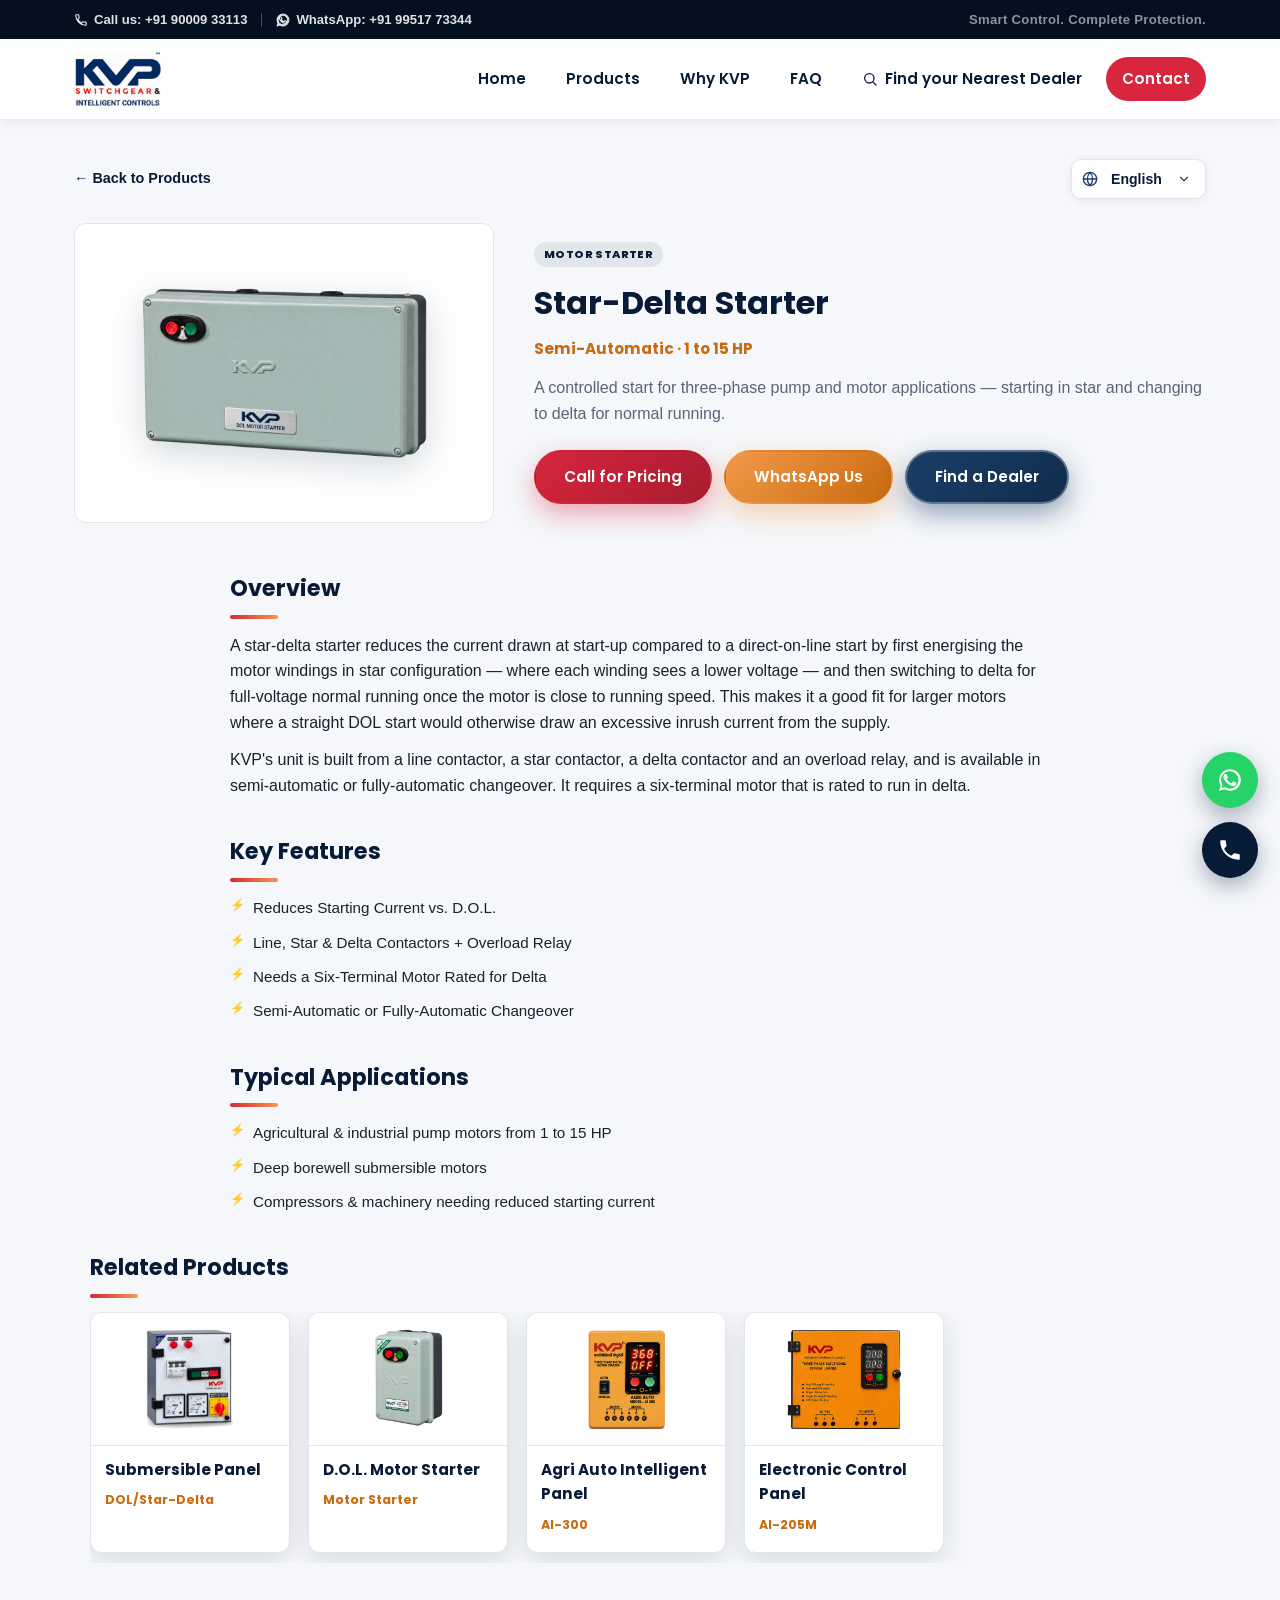
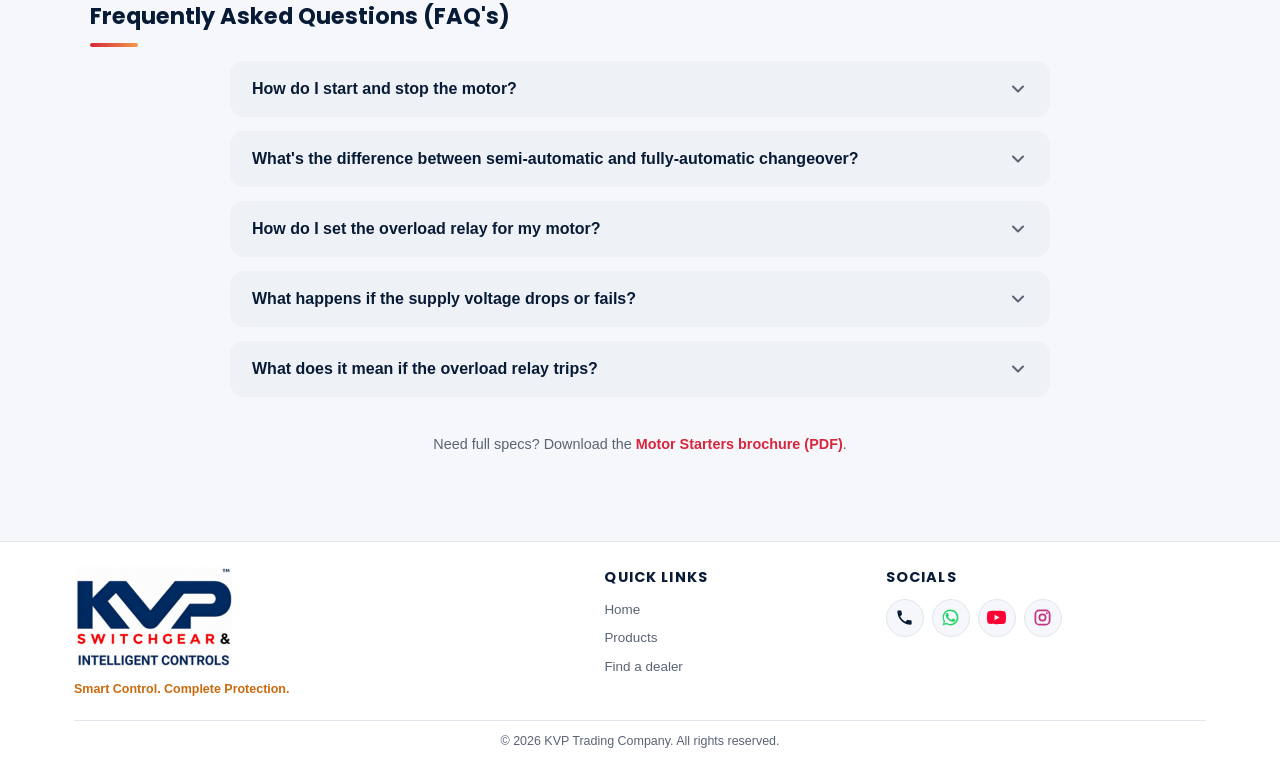
<file: products/star-delta-starter.html>
<!DOCTYPE html>
<html lang="en">
<head>
<meta charset="UTF-8" />
<meta name="viewport" content="width=device-width, initial-scale=1.0" />
<title>KVP Star-Delta Starter | KVP Switchgear &amp; Intelligent Controls</title>
<meta name="description" content="KVP Star-Delta Starter — a semi-automatic reduced-current starter for 1 to 15 HP three-phase motors, starting in star and changing to delta for normal running." />
<link rel="canonical" href="https://kvpcontrols.in/products/star-delta-starter.html" />
<link rel="icon" href="../assets/images/kvp-logo.jpeg" />
<link rel="preconnect" href="https://fonts.googleapis.com" />
<link rel="preconnect" href="https://fonts.gstatic.com" crossorigin />
<link href="https://fonts.googleapis.com/css2?family=Poppins:wght@500;600;700;800&display=swap" rel="stylesheet" />
<link rel="stylesheet" href="../css/styles.css?v=20261113translations4" />
</head>
<body>

<div class="topbar">
  <div class="topbar-row">
    <div class="topbar-contacts">
      <a href="tel:+919000933113" class="topbar-link">
        <svg viewBox="0 0 24 24" aria-hidden="true"><path d="M6.6 10.8c1.4 2.8 3.8 5.2 6.6 6.6l2.2-2.2c.3-.3.7-.4 1-.2 1.1.4 2.4.6 3.6.6.6 0 1 .4 1 1V20c0 .6-.4 1-1 1-9.4 0-17-7.6-17-17 0-.6.4-1 1-1h3.2c.6 0 1 .4 1 1 0 1.3.2 2.5.6 3.6.1.4 0 .8-.2 1L6.6 10.8z"/></svg>
        Call us: +91 90009 33113
      </a>
      <span class="topbar-divider"></span>
      <a href="https://wa.me/919951773344" target="_blank" rel="noopener" class="topbar-link topbar-whatsapp">
        <svg viewBox="0 0 24 24" aria-hidden="true"><path d="M17.47 14.38c-.3-.15-1.78-.88-2.05-.98-.28-.1-.48-.15-.68.15-.2.3-.78.98-.96 1.18-.17.2-.35.22-.65.08-.3-.15-1.26-.46-2.4-1.48-.89-.79-1.48-1.76-1.66-2.06-.17-.3-.02-.46.13-.61.14-.14.3-.35.45-.53.15-.17.2-.3.3-.5.1-.2.05-.37-.02-.52-.08-.15-.68-1.64-.94-2.24-.24-.58-.5-.5-.68-.51h-.58c-.2 0-.52.08-.79.37-.27.3-1.04 1.02-1.04 2.48 0 1.46 1.07 2.87 1.22 3.07.15.2 2.1 3.2 5.08 4.49.71.3 1.26.49 1.69.63.71.22 1.36.19 1.87.12.57-.09 1.78-.73 2.03-1.43.25-.7.25-1.3.18-1.43-.07-.13-.27-.2-.57-.35z"/><path d="M12.02 2C6.5 2 2.04 6.46 2.04 12c0 1.86.5 3.6 1.4 5.1L2 22l5.03-1.4A9.9 9.9 0 0 0 12.02 22C17.53 22 22 17.54 22 12S17.53 2 12.02 2zm0 18.1c-1.63 0-3.14-.48-4.42-1.3l-.32-.2-3 .84.8-2.95-.21-.33a8.07 8.07 0 0 1-1.25-4.16c0-4.48 3.64-8.12 8.12-8.12 4.48 0 8.12 3.64 8.12 8.12 0 4.48-3.64 8.1-8.12 8.1z"/></svg>
        WhatsApp: +91 99517 73344
      </a>
    </div>
    <div class="topbar-tagline">Smart Control. Complete Protection.</div>
  </div>
</div>

<header class="site-header">
  <div class="nav-wrap">
    <a href="../index.html#home" class="brand">
      <img src="../assets/images/kvp-logo-crop.png" alt="KVP Switchgear &amp; Intelligent Controls logo" />
    </a>
    <nav class="nav-links">
      <a href="../index.html#home">Home</a>
      <a href="../index.html#products">Products</a>
      <a href="../index.html#features">Why KVP</a>
      <a href="../index.html#faq">FAQ</a>
      <a href="../dealers.html" class="nav-search-link">
        <svg viewBox="0 0 24 24" aria-hidden="true"><circle cx="11" cy="11" r="7"/><line x1="21" y1="21" x2="16.65" y2="16.65"/></svg>
        Find your Nearest Dealer
      </a>
      <a href="../index.html#contact" class="cta">Contact</a>
    </nav>
    <button class="nav-toggle" aria-label="Toggle navigation menu">
      <span></span><span></span><span></span>
    </button>
  </div>
</header>

<main>
  <section class="product-detail">
    <div class="container">
      <div class="pd-top-row">
        <a class="pd-back" href="../index.html#products">&larr; Back to Products</a>
        <div class="lang-select-wrap">
          <svg class="lang-globe-icon" width="16" height="16" viewBox="0 0 24 24" fill="none" stroke="currentColor" stroke-width="2" stroke-linecap="round" stroke-linejoin="round" aria-hidden="true"><circle cx="12" cy="12" r="10"/><line x1="2" y1="12" x2="22" y2="12"/><path d="M12 2a15.3 15.3 0 0 1 4 10 15.3 15.3 0 0 1-4 10 15.3 15.3 0 0 1-4-10 15.3 15.3 0 0 1 4-10z"/></svg>
          <select id="langSelect" class="lang-select" aria-label="Select language">
            <option value="en">English</option>
            <option value="te">తెలుగు</option>
            <option value="ta">தமிழ்</option>
            <option value="hi">हिंदी</option>
            <option value="kn">ಕನ್ನಡ</option>
          </select>
        </div>
      </div>

      <div class="pd-hero">
        <div class="pd-media red">
          <img src="../assets/images/cutouts/pdf-page2-stardelta.png" alt="KVP Star-Delta motor starter" />
        </div>
        <div class="pd-info">
          <div class="product-badges"><span class="badge badge-phase">Motor Starter</span></div>
          <h1 data-te="స్టార్-డెల్టా స్టార్టర్" data-ta="ஸ்டார்-டெல்டா ஸ்டார்ட்டர்" data-hi="स्टार-डेल्टा स्टार्टर" data-kn="ಸ್ಟಾರ್-ಡೆಲ್ಟಾ ಸ್ಟಾರ್ಟರ್">Star-Delta Starter</h1>
          <div class="model">Semi-Automatic &middot; 1 to 15 HP</div>
          <p class="pd-lead" data-te="త్రీ ఫేజ్ పంప్ మరియు మోటార్ అవసరాల కోసం నియంత్రిత స్టార్ట్ — స్టార్లో ప్రారంభించి సాధారణ రన్నింగ్ కోసం డెల్టాకి మారుతుంది." data-ta="முப்பக்க பம்ப் மற்றும் மோட்டார் பயன்பாடுகளுக்கான கட்டுப்படுத்தப்பட்ட தொடக்கம் — ஸ்டாரில் தொடங்கி சாதாரண இயக்கத்திற்கு டெல்டாவிற்கு மாறுகிறது." data-hi="थ्री-फेज पंप और मोटर एप्लिकेशन के लिए नियंत्रित स्टार्ट — स्टार में शुरू होकर सामान्य रनिंग के लिए डेल्टा में बदलता है।" data-kn="ತ್ರೀ ಫೇಸ್ ಪಂಪ್ ಮತ್ತು ಮೋಟಾರ್ ಅನ್ವಯಗಳಿಗೆ ನಿಯಂತ್ರಿತ ಪ್ರಾರಂಭ — ಸ್ಟಾರ್‌ನಲ್ಲಿ ಪ್ರಾರಂಭಿಸಿ ಸಾಮಾನ್ಯ ಚಾಲನೆಗಾಗಿ ಡೆಲ್ಟಾಗೆ ಬದಲಾಗುತ್ತದೆ.">
            A controlled start for three-phase pump and motor applications — starting in star and
            changing to delta for normal running.
          </p>
          <div class="pd-cta-row">
            <a href="tel:+919951773344" class="btn btn-primary">Call for Pricing</a>
            <a href="https://wa.me/919951773344?text=Hello%20KVP%2C%20I%27m%20interested%20in%20the%20Star-Delta%20Starter.%20Could%20you%20share%20more%20details%3F" target="_blank" rel="noopener" class="btn btn-orange">WhatsApp Us</a>
            <a href="../dealers.html" class="btn btn-blue">Find a Dealer</a>
          </div>
        </div>
      </div>

      <div class="pd-section">
        <h2 data-te="అవలోకనం" data-ta="மேலோட்டம்" data-hi="अवलोकन" data-kn="ಅವಲೋಕನ">Overview</h2>
        <p data-te="స్టార్-డెల్టా స్టార్టర్ మొదట మోటారు వైండింగ్‌లను స్టార్ కాన్ఫిగ్యురేషన్‌లో ఎన్‌ర్జైజ్ చేస్తుంది — ఇక్కడ ప్రతి వైండింగ్ తక్కువ వోల్టేజీని చూస్తుంది — ఆపై మోటారు రన్నింగ్ స్పీడ్కు దగ్గరగా వచ్చిన తర్వాత పూర్తి-వోల్టేజ్ సాధారణ రన్నింగ్ కోసం డెల్టాకి మారుతుంది, దీని వలన డైరెక్ట్-ఆన్-లైన్ స్టార్ట్తో పోలిస్తే స్టార్ట్-అప్ వద్ద తీసుకునే కరెంట్ తగ్గుతుంది. సరఫరా నుండి అధిక ఇన్‌రష్ కరెంట్ను తీసుకునే పెద్ద మోటార్లకు ఇది బాగా సరిపోతుంది." data-ta="ஸ்டார்-டெல்டா ஸ்டார்ட்டர் முதலில் மோட்டார் வைண்டிங்குகளை ஸ்டார் கட்டமைப்பில் இயக்குவதன் மூலம் டைரக்ட்-ஆன்-லைன் தொடக்கத்துடன் ஒப்பிடும்போது தொடக்கத்தில் எடுக்கப்படும் கரண்டை குறைக்கிறது — இங்கு ஒவ்வொரு வைண்டிங்கும் குறைந்த மின்னழுத்தத்தை பெறுகிறது — பின்னர் மோட்டார் இயக்க வேகத்தை நெருங்கியதும் முழு-மின்னழுத்த சாதாரண இயக்கத்திற்காக டெல்டாவிற்கு மாறுகிறது. நேரடி DOL தொடக்கம் சப்ளையிலிருந்து அதிக இன்ரஷ் கரண்டை எடுக்கக்கூடிய பெரிய மோட்டார்களுக்கு இது சிறப்பாக பொருந்துகிறது." data-hi="स्टार-डेल्टा स्टार्टर पहले मोटर वाइंडिंग को स्टार कॉन्फ़िगरेशन में एनर्जाइज़ करके डायरेक्ट-ऑन-लाइन स्टार्ट की तुलना में स्टार्ट-अप पर खींचे जाने वाले करंट को कम करता है — जहां हर वाइंडिंग को कम वोल्टेज मिलता है — और फिर मोटर के रनिंग स्पीड के करीब आने पर फुल-वोल्टेज सामान्य रनिंग के लिए डेल्टा में बदल जाता है। इससे यह उन बड़ी मोटरों के लिए उपयुक्त हो जाता है जहां सीधा DOL स्टार्ट सप्लाई से अत्यधिक इनरश करंट खींच सकता है।" data-kn="ಸ್ಟಾರ್-ಡೆಲ್ಟಾ ಸ್ಟಾರ್ಟರ್ ಮೊದಲು ಮೋಟಾರ್ ವೈಂಡಿಂಗ್‌ಗಳನ್ನು ಸ್ಟಾರ್ ಕಾನ್ಫಿಗರೇಶನ್‌ನಲ್ಲಿ ಎನರ್ಜೈಸ್ ಮಾಡುವ ಮೂಲಕ ಡೈರೆಕ್ಟ್-ಆನ್-ಲೈನ್ ಪ್ರಾರಂಭಕ್ಕೆ ಹೋಲಿಸಿದರೆ ಪ್ರಾರಂಭದಲ್ಲಿ ಸೆಳೆಯುವ ಕರೆಂಟ್ ಅನ್ನು ಕಡಿಮೆ ಮಾಡುತ್ತದೆ — ಇಲ್ಲಿ ಪ್ರತಿ ವೈಂಡಿಂಗ್ ಕಡಿಮೆ ವೋಲ್ಟೇಜ್ ಪಡೆಯುತ್ತದೆ — ಮತ್ತು ಮೋಟಾರ್ ಚಾಲನಾ ವೇಗಕ್ಕೆ ಹತ್ತಿರವಾದ ನಂತರ ಪೂರ್ಣ-ವೋಲ್ಟೇಜ್ ಸಾಮಾನ್ಯ ಚಾಲನೆಗಾಗಿ ಡೆಲ್ಟಾಗೆ ಬದಲಾಗುತ್ತದೆ. ನೇರ DOL ಪ್ರಾರಂಭವು ಸರಬರಾಜಿನಿಂದ ಅತಿಯಾದ ಇನ್‌ರಶ್ ಕರೆಂಟ್ ಸೆಳೆಯಬಹುದಾದ ದೊಡ್ಡ ಮೋಟಾರ್‌ಗಳಿಗೆ ಇದು ಉತ್ತಮವಾಗಿ ಹೊಂದುತ್ತದೆ.">
          A star-delta starter reduces the current drawn at start-up compared to a direct-on-line
          start by first energising the motor windings in star configuration — where each winding
          sees a lower voltage — and then switching to delta for full-voltage normal running once
          the motor is close to running speed. This makes it a good fit for larger motors where a
          straight DOL start would otherwise draw an excessive inrush current from the supply.
        </p>
        <p data-te="KVP యొక్క యూనిట్ లైన్ కాంటాక్టర్, స్టార్ కాంటాక్టర్, డెల్టా కాంటాక్టర్ మరియు ఓవర్‌లోడ్ రిలేతో తయారు చేయబడింది, మరియు సెమీ-ఆటోమేటిక్ లేదా ఫుల్లీ-ఆటోమేటిక్ చేంజోవర్‌లో లభిస్తుంది. దీనికి డెల్టాలో రన్ చేయడానికి రేట్ చేయబడిన సిక్స్-టెర్మినల్ మోటారు అవసరం." data-ta="KVP இன் யூனிட் ஒரு லைன் காண்டாக்டர், ஒரு ஸ்டார் காண்டாக்டர், ஒரு டெல்டா காண்டாக்டர் மற்றும் ஓவர்லோட் ரிலேயிலிருந்து கட்டப்பட்டுள்ளது, மேலும் செமி-ஆட்டோமேடிக் அல்லது ஃபுல்லி-ஆட்டோமேடிக் சேஞ்சோவரில் கிடைக்கிறது. இதற்கு டெல்டாவில் இயங்க ரேட் செய்யப்பட்ட சிக்ஸ்-டெர்மினல் மோட்டார் தேவை." data-hi="KVP की यूनिट एक लाइन कॉन्टैक्टर, एक स्टार कॉन्टैक्टर, एक डेल्टा कॉन्टैक्टर और एक ओवरलोड रिले से बनी है, और सेमी-ऑटोमैटिक या फुली-ऑटोमैटिक चेंजओवर में उपलब्ध है। इसके लिए डेल्टा में चलने के लिए रेटेड सिक्स-टर्मिनल मोटर चाहिए।" data-kn="KVP ಯ ಯುನಿಟ್ ಒಂದು ಲೈನ್ ಕಾಂಟ್ಯಾಕ್ಟರ್, ಒಂದು ಸ್ಟಾರ್ ಕಾಂಟ್ಯಾಕ್ಟರ್, ಒಂದು ಡೆಲ್ಟಾ ಕಾಂಟ್ಯಾಕ್ಟರ್ ಮತ್ತು ಓವರ್‌ಲೋಡ್ ರಿಲೇಯಿಂದ ನಿರ್ಮಿಸಲಾಗಿದೆ, ಮತ್ತು ಸೆಮಿ-ಆಟೋಮ್ಯಾಟಿಕ್ ಅಥವಾ ಪೂರ್ಣ-ಆಟೋಮ್ಯಾಟಿಕ್ ಚೇಂಜ್‌ಓವರ್‌ನಲ್ಲಿ ಲಭ್ಯವಿದೆ. ಇದಕ್ಕೆ ಡೆಲ್ಟಾದಲ್ಲಿ ಚಾಲನೆಗೆ ರೇಟ್ ಮಾಡಲಾದ ಆರು-ಟರ್ಮಿನಲ್ ಮೋಟಾರ್ ಅಗತ್ಯವಿದೆ.">
          KVP's unit is built from a line contactor, a star contactor, a delta contactor and an
          overload relay, and is available in semi-automatic or fully-automatic changeover. It
          requires a six-terminal motor that is rated to run in delta.
        </p>
      </div>

      <div class="pd-section">
        <h2 data-te="ముఖ్య ఫీచర్లు" data-ta="முக்கிய அம்சங்கள்" data-hi="मुख्य विशेषताएं" data-kn="ಪ್ರಮುಖ ವೈಶಿಷ್ಟ್ಯಗಳು">Key Features</h2>
        <ul class="product-features">
          <li data-te="D.O.L. తో పోలిస్తే స్టార్టింగ్ కరెంట్‌ను తగ్గిస్తుంది" data-ta="D.O.L. உடன் ஒப்பிடும்போது தொடக்க கரண்ட் குறைக்கிறது" data-hi="D.O.L. की तुलना में स्टार्टिंग करंट कम करता है" data-kn="D.O.L. ಗೆ ಹೋಲಿಸಿದರೆ ಪ್ರಾರಂಭದ ಕರೆಂಟ್ ಅನ್ನು ಕಡಿಮೆ ಮಾಡುತ್ತದೆ">Reduces Starting Current vs. D.O.L.</li>
          <li data-te="లైన్, స్టార్ &amp; డెల్టా కాంటాక్టర్లు + ఓవర్‌లోడ్ రిలే" data-ta="லைன், ஸ்டார் &amp; டெல்டா காண்டாக்டர்கள் + ஓவர்லோட் ரிலே" data-hi="लाइन, स्टार और डेल्टा कॉन्टैक्टर + ओवरलोड रिले" data-kn="ಲೈನ್, ಸ್ಟಾರ್ ಮತ್ತು ಡೆಲ್ಟಾ ಕಾಂಟ್ಯಾಕ್ಟರ್‌ಗಳು + ಓವರ್‌ಲೋಡ್ ರಿಲೇ">Line, Star &amp; Delta Contactors + Overload Relay</li>
          <li data-te="డెల్టా కోసం రేట్ చేయబడిన సిక్స్-టెర్మినల్ మోటారు అవసరం" data-ta="டெல்டாவிற்கு ரேட் செய்யப்பட்ட சிக்ஸ்-டெர்மினல் மோட்டார் தேவை" data-hi="डेल्टा के लिए रेटेड सिक्स-टर्मिनल मोटर चाहिए" data-kn="ಡೆಲ್ಟಾಗೆ ರೇಟ್ ಮಾಡಲಾದ ಆರು-ಟರ್ಮಿನಲ್ ಮೋಟಾರ್ ಅಗತ್ಯವಿದೆ">Needs a Six-Terminal Motor Rated for Delta</li>
          <li data-te="సెమీ-ఆటోమేటిక్ లేదా ఫుల్లీ-ఆటోమేటిక్ చేంజోవర్" data-ta="செமி-ஆட்டோமேடிக் அல்லது ஃபுல்லி-ஆட்டோமேடிக் சேஞ்சோவர்" data-hi="सेमी-ऑटोमैटिक या फुली-ऑटोमैटिक चेंजओवर" data-kn="ಸೆಮಿ-ಆಟೋಮ್ಯಾಟಿಕ್ ಅಥವಾ ಪೂರ್ಣ-ಆಟೋಮ್ಯಾಟಿಕ್ ಚೇಂಜ್‌ಓವರ್">Semi-Automatic or Fully-Automatic Changeover</li>
        </ul>
      </div>

      <div class="pd-section">
        <h2 data-te="సాధారణ ఉపయోగాలు" data-ta="பொதுவான பயன்பாடுகள்" data-hi="सामान्य उपयोग" data-kn="ಸಾಮಾನ್ಯ ಬಳಕೆಗಳು">Typical Applications</h2>
        <ul class="product-features">
          <li data-te="1 నుండి 15 HP వరకు వ్యవసాయ &amp; పారిశ్రామిక పంప్ మోటార్లు" data-ta="1 முதல் 15 HP வரை விவசாய &amp; தொழில்துறை பம்ப் மோட்டார்கள்" data-hi="1 से 15 HP तक की कृषि और औद्योगिक पंप मोटर" data-kn="1 ರಿಂದ 15 HP ವರೆಗಿನ ಕೃಷಿ ಮತ್ತು ಕೈಗಾರಿಕಾ ಪಂಪ್ ಮೋಟಾರ್‌ಗಳು">Agricultural &amp; industrial pump motors from 1 to 15 HP</li>
          <li data-te="లోతైన బోర్‌వెల్ సబ్‌మెర్సిబుల్ మోటార్లు" data-ta="ஆழமான போர்வெல் சப்மெர்சிபிள் மோட்டார்கள்" data-hi="गहरे बोरवेल सबमर्सिबल मोटर" data-kn="ಆಳವಾದ ಬೋರ್‌ವೆಲ್ ಸಬ್‌ಮರ್ಸಿಬಲ್ ಮೋಟಾರ್‌ಗಳು">Deep borewell submersible motors</li>
          <li data-te="తక్కువ స్టార్టింగ్ కరెంట్ అవసరమైన కంప్రెసర్లు &amp; యంత్రాలు" data-ta="குறைந்த தொடக்க கரண்ட் தேவைப்படும் காம்ப்ரசர்கள் &amp; இயந்திரங்கள்" data-hi="कम स्टार्टिंग करंट चाहने वाले कंप्रेसर और मशीनरी" data-kn="ಕಡಿಮೆ ಪ್ರಾರಂಭ ಕರೆಂಟ್ ಅಗತ್ಯವಿರುವ ಕಂಪ್ರೆಸರ್‌ಗಳು ಮತ್ತು ಯಂತ್ರೋಪಕರಣಗಳು">Compressors &amp; machinery needing reduced starting current</li>
        </ul>
      </div>

      <div class="pd-section pd-section-wide">
        <h2>Related Products</h2>
        <div class="pd-related-grid">
          <a class="pd-related-card" href="submersible-panel-dol-star-delta.html">
            <div class="pd-related-media"><img src="../assets/images/cutouts/pdf-page2-submersible-panel.png" alt="KVP Submersible Panel with DOL/Star-Delta Starter" /></div>
            <div class="pd-related-info"><h4>Submersible Panel</h4><span class="model">DOL/Star-Delta</span></div>
          </a>
          <a class="pd-related-card" href="dol-motor-starter.html">
            <div class="pd-related-media"><img src="../assets/images/cutouts/dol-motor-starter.png" alt="KVP DOL motor starter" /></div>
            <div class="pd-related-info"><h4>D.O.L. Motor Starter</h4><span class="model">Motor Starter</span></div>
          </a>
          <a class="pd-related-card" href="ai-300-agri-auto.html">
            <div class="pd-related-media"><img src="../assets/images/cutouts/pdf-page5-ai300.png" alt="KVP AI-300 Agri Auto intelligent panel" /></div>
            <div class="pd-related-info"><h4>Agri Auto Intelligent Panel</h4><span class="model">AI-300</span></div>
          </a>
          <a class="pd-related-card" href="ai-205m.html">
            <div class="pd-related-media"><img src="../assets/images/cutouts/pdf-page4-ai205m.png" alt="KVP AI-205M three phase metal box control panel" /></div>
            <div class="pd-related-info"><h4>Electronic Control Panel</h4><span class="model">AI-205M</span></div>
          </a>
        </div>
      </div>

      <div class="pd-section pd-section-wide">
        <h2>Frequently Asked Questions (FAQ's)</h2>
        <div class="faq-list">
          <div class="faq-item">
            <button type="button" class="faq-question" aria-expanded="false">
              <span class="faq-q"><span>How do I start and stop the motor?</span><span class="faq-q-te" hidden data-te="మోటారును ఎలా స్టార్ట్ మరియు స్టాప్ చేయాలి?" data-ta="மோட்டாரை எப்படி ஸ்டார்ட் மற்றும் ஸ்டாப் செய்வது?" data-hi="मोटर को कैसे स्टार्ट और स्टॉप करें?" data-kn="ಮೋಟಾರ್ ಅನ್ನು ಹೇಗೆ ಸ್ಟಾರ್ಟ್ ಮತ್ತು ಸ್ಟಾಪ್ ಮಾಡುವುದು?">How do I start and stop the motor?</span></span>
              <span class="faq-icon" aria-hidden="true"><svg width="20" height="20" viewBox="0 0 24 24"><polyline points="6 9 12 15 18 9"/></svg></span>
            </button>
            <div class="faq-answer">
              <p><strong>English:</strong> Press the green START button to begin the sequence &mdash; the line and star contactors energise first for a reduced-current start, then the unit switches to the line and delta contactors for full-voltage running. Press the red STOP button at any time to de-energise all contactors and stop the motor; there's no automatic restart after a stop or trip.</p>
              <p class="faq-secondary" hidden data-te="క్రమాన్ని ప్రారంభించడానికి ఆకుపచ్చ START బటన్‌ను నొక్కండి — తగ్గిన కరెంట్‌తో స్టార్ట్ చేయడానికి ముందుగా లైన్ మరియు స్టార్ కాంటాక్టర్లు ఎనర్‌జైజ్ అవుతాయి, తర్వాత పూర్తి వోల్టేజీతో నడపడానికి యూనిట్ లైన్ మరియు డెల్టా కాంటాక్టర్లకు మారుతుంది. అన్ని కాంటాక్టర్లను డి-ఎనర్‌జైజ్ చేసి మోటారును ఆపడానికి ఎప్పుడైనా ఎరుపు STOP బటన్‌ను నొక్కండి; స్టాప్ లేదా ట్రిప్ తర్వాత ఆటోమేటిక్ రీస్టార్ట్ ఉండదు." data-ta="வரிசையைத் தொடங்க பச்சை START பொத்தானை அழுத்தவும் — குறைந்த கரண்டில் தொடங்க முதலில் லைன் மற்றும் ஸ்டார் காண்டாக்டர்கள் இயங்கும், பிறகு முழு மின்னழுத்தத்தில் இயக்க யூனிட் லைன் மற்றும் டெல்டா காண்டாக்டர்களுக்கு மாறும். எந்த நேரத்திலும் அனைத்து காண்டாக்டர்களையும் நிறுத்தி மோட்டாரை நிறுத்த சிவப்பு STOP பொத்தானை அழுத்தவும்; நிறுத்தம் அல்லது டிரிப்புக்குப் பிறகு தானியங்கி மறுதொடக்கம் கிடையாது." data-hi="क्रम शुरू करने के लिए हरा START बटन दबाएं — कम करंट पर शुरुआत के लिए पहले लाइन और स्टार कॉन्टैक्टर एनर्जाइज़ होते हैं, फिर पूरी वोल्टेज पर चलाने के लिए यूनिट लाइन और डेल्टा कॉन्टैक्टर पर स्विच हो जाती है। किसी भी समय सभी कॉन्टैक्टर को डी-एनर्जाइज़ करके मोटर रोकने के लिए लाल STOP बटन दबाएं; स्टॉप या ट्रिप के बाद कोई ऑटोमैटिक रीस्टार्ट नहीं होता।" data-kn="ಅನುಕ್ರಮವನ್ನು ಪ್ರಾರಂಭಿಸಲು ಹಸಿರು START ಬಟನ್ ಒತ್ತಿ — ಕಡಿಮೆ ಕರೆಂಟ್‌ನಲ್ಲಿ ಪ್ರಾರಂಭಿಸಲು ಮೊದಲು ಲೈನ್ ಮತ್ತು ಸ್ಟಾರ್ ಕಾಂಟ್ಯಾಕ್ಟರ್‌ಗಳು ಎನರ್ಜೈಸ್ ಆಗುತ್ತವೆ, ನಂತರ ಪೂರ್ಣ ವೋಲ್ಟೇಜ್‌ನಲ್ಲಿ ಓಡಿಸಲು ಯುನಿಟ್ ಲೈನ್ ಮತ್ತು ಡೆಲ್ಟಾ ಕಾಂಟ್ಯಾಕ್ಟರ್‌ಗಳಿಗೆ ಬದಲಾಗುತ್ತದೆ. ಯಾವುದೇ ಸಮಯದಲ್ಲಿ ಎಲ್ಲಾ ಕಾಂಟ್ಯಾಕ್ಟರ್‌ಗಳನ್ನು ಡಿ-ಎನರ್ಜೈಸ್ ಮಾಡಿ ಮೋಟಾರ್ ನಿಲ್ಲಿಸಲು ಕೆಂಪು STOP ಬಟನ್ ಒತ್ತಿ; ನಿಲುಗಡೆ ಅಥವಾ ಟ್ರಿಪ್ ನಂತರ ಸ್ವಯಂಚಾಲಿತ ಮರುಪ್ರಾರಂಭ ಇರುವುದಿಲ್ಲ."><strong>English:</strong> Press the green START button to begin the sequence &mdash; the line and star contactors energise first for a reduced-current start, then the unit switches to the line and delta contactors for full-voltage running. Press the red STOP button at any time to de-energise all contactors and stop the motor; there's no automatic restart after a stop or trip.</p>
            </div>
          </div>
          <div class="faq-item">
            <button type="button" class="faq-question" aria-expanded="false">
              <span class="faq-q"><span>What's the difference between semi-automatic and fully-automatic changeover?</span><span class="faq-q-te" hidden data-te="సెమీ-ఆటోమేటిక్ మరియు ఫుల్లీ-ఆటోమేటిక్ చేంజోవర్ మధ్య తేడా ఏమిటి?" data-ta="செமி-ஆட்டோமேடிக் மற்றும் ஃபுல்லி-ஆட்டோமேடிக் சேஞ்சோவர் இடையே உள்ள வேறுபாடு என்ன?" data-hi="सेमी-ऑटोमैटिक और फुली-ऑटोमैटिक चेंजओवर में क्या अंतर है?" data-kn="ಸೆಮಿ-ಆಟೋಮ್ಯಾಟಿಕ್ ಮತ್ತು ಪೂರ್ಣ-ಆಟೋಮ್ಯಾಟಿಕ್ ಚೇಂಜ್‌ಓವರ್ ನಡುವಿನ ವ್ಯತ್ಯಾಸವೇನು?">What's the difference between semi-automatic and fully-automatic changeover?</span></span>
              <span class="faq-icon" aria-hidden="true"><svg width="20" height="20" viewBox="0 0 24 24"><polyline points="6 9 12 15 18 9"/></svg></span>
            </button>
            <div class="faq-answer">
              <p><strong>English:</strong> On semi-automatic units, you manually move the changeover lever/switch from STAR to DELTA once the motor has picked up speed (a few seconds after starting). On fully-automatic units, a built-in timer relay handles the STAR-to-DELTA changeover for you after a preset delay &mdash; no manual switching needed.</p>
              <p class="faq-secondary" hidden data-te="సెమీ-ఆటోమేటిక్ యూనిట్లలో, మోటారు వేగం అందుకున్న తర్వాత (స్టార్ట్ చేసిన కొన్ని సెకన్ల తర్వాత) మీరు చేంజోవర్ లివర్/స్విచ్‌ను STAR నుండి DELTAకు మాన్యువల్‌గా మార్చాలి. ఫుల్లీ-ఆటోమేటిక్ యూనిట్లలో, ముందుగా సెట్ చేసిన ఆలస్యం తర్వాత అంతర్నిర్మిత టైమర్ రిలే STAR-నుండి-DELTA చేంజోవర్‌ను మీ కోసం నిర్వహిస్తుంది — మాన్యువల్ స్విచింగ్ అవసరం లేదు." data-ta="செமி-ஆட்டோமேடிக் யூனிட்களில், மோட்டார் வேகம் பெற்றவுடன் (தொடங்கிய சில வினாடிகளுக்குப் பிறகு) நீங்கள் சேஞ்சோவர் லீவர்/சுவிட்சை STAR இலிருந்து DELTA-க்கு கைமுறையாக மாற்ற வேண்டும். ஃபுல்லி-ஆட்டோமேடிக் யூனிட்களில், முன்னரே அமைக்கப்பட்ட தாமதத்திற்குப் பிறகு உள்ளமைக்கப்பட்ட டைமர் ரிலே STAR-இலிருந்து-DELTA சேஞ்சோவரை உங்களுக்காக செய்யும் — கைமுறை மாற்றம் தேவையில்லை." data-hi="सेमी-ऑटोमैटिक यूनिट में, मोटर के गति पकड़ने के बाद (शुरू होने के कुछ सेकंड बाद) आपको चेंजओवर लीवर/स्विच को STAR से DELTA में मैन्युअली बदलना होता है। फुली-ऑटोमैटिक यूनिट में, पहले से तय देरी के बाद बिल्ट-इन टाइमर रिले खुद STAR-से-DELTA चेंजओवर कर देता है — मैन्युअल स्विचिंग की ज़रूरत नहीं होती।" data-kn="ಸೆಮಿ-ಆಟೋಮ್ಯಾಟಿಕ್ ಯುನಿಟ್‌ಗಳಲ್ಲಿ, ಮೋಟಾರ್ ವೇಗ ಪಡೆದ ನಂತರ (ಪ್ರಾರಂಭಿಸಿದ ಕೆಲವು ಸೆಕೆಂಡುಗಳ ನಂತರ) ನೀವು ಚೇಂಜ್‌ಓವರ್ ಲಿವರ್/ಸ್ವಿಚ್ ಅನ್ನು STAR ನಿಂದ DELTA ಗೆ ಹಸ್ತಚಾಲಿತವಾಗಿ ಬದಲಾಯಿಸಬೇಕು. ಪೂರ್ಣ-ಆಟೋಮ್ಯಾಟಿಕ್ ಯುನಿಟ್‌ಗಳಲ್ಲಿ, ಪೂರ್ವನಿಗದಿತ ವಿಳಂಬದ ನಂತರ ಅಂತರ್ನಿರ್ಮಿತ ಟೈಮರ್ ರಿಲೇ STAR-ನಿಂದ-DELTA ಚೇಂಜ್‌ಓವರ್ ಅನ್ನು ನಿಮಗಾಗಿ ನಿರ್ವಹಿಸುತ್ತದೆ — ಹಸ್ತಚಾಲಿತ ಬದಲಾವಣೆ ಅಗತ್ಯವಿಲ್ಲ."><strong>English:</strong> On semi-automatic units, you manually move the changeover lever/switch from STAR to DELTA once the motor has picked up speed (a few seconds after starting). On fully-automatic units, a built-in timer relay handles the STAR-to-DELTA changeover for you after a preset delay &mdash; no manual switching needed.</p>
            </div>
          </div>
          <div class="faq-item">
            <button type="button" class="faq-question" aria-expanded="false">
              <span class="faq-q"><span>How do I set the overload relay for my motor?</span><span class="faq-q-te" hidden data-te="నా మోటారు కోసం ఓవర్‌లోడ్ రిలేను ఎలా సెట్ చేయాలి?" data-ta="எனது மோட்டாருக்கு ஓவர்லோட் ரிலேயை எப்படி அமைப்பது?" data-hi="अपनी मोटर के लिए ओवरलोड रिले कैसे सेट करें?" data-kn="ನನ್ನ ಮೋಟಾರಿಗೆ ಓವರ್‌ಲೋಡ್ ರಿಲೇ ಅನ್ನು ಹೇಗೆ ಸೆಟ್ ಮಾಡುವುದು?">How do I set the overload relay for my motor?</span></span>
              <span class="faq-icon" aria-hidden="true"><svg width="20" height="20" viewBox="0 0 24 24"><polyline points="6 9 12 15 18 9"/></svg></span>
            </button>
            <div class="faq-answer">
              <p><strong>English:</strong> Turn the overload relay's dial to match your motor's rated full-load current (FLA), shown on the motor's nameplate, before commissioning the starter &mdash; check with your KVP dealer if you're unsure of the correct setting for a star-delta connected motor.</p>
              <p class="faq-secondary" hidden data-te="స్టార్టర్‌ను కమీషన్ చేసే ముందు, ఓవర్‌లోడ్ రిలే డయల్‌ను మీ మోటారు నేమ్‌ప్లేట్‌పై చూపిన రేటెడ్ ఫుల్-లోడ్ కరెంట్ (FLA)కు సరిపోయేలా తిప్పండి — స్టార్-డెల్టా కనెక్ట్ చేసిన మోటారుకు సరైన సెట్టింగ్ గురించి ఖచ్చితత్వం లేకపోతే మీ KVP డీలర్‌ను సంప్రదించండి." data-ta="ஸ்டார்ட்டரை இயக்கத்தொடங்கும் முன், ஓவர்லோட் ரிலே டயலை உங்கள் மோட்டாரின் நேம்பிளேட்டில் காட்டப்பட்ட ரேட் செய்யப்பட்ட முழு-லோட் கரண்ட் (FLA)க்கு ஏற்ப திருப்பவும் — ஸ்டார்-டெல்டா இணைக்கப்பட்ட மோட்டாருக்கான சரியான அமைப்பு குறித்து உறுதியில்லை எனில் உங்கள் KVP டீலரிடம் சரிபார்க்கவும்." data-hi="स्टार्टर को चालू करने से पहले, ओवरलोड रिले के डायल को मोटर की नेमप्लेट पर दी गई रेटेड फुल-लोड करंट (FLA) से मिलाते हुए घुमाएं — स्टार-डेल्टा से जुड़ी मोटर के लिए सही सेटिंग को लेकर अनिश्चित हों तो अपने KVP डीलर से जांच लें।" data-kn="ಸ್ಟಾರ್ಟರ್ ಅನ್ನು ಕಾರ್ಯಾರಂಭಿಸುವ ಮೊದಲು, ಓವರ್‌ಲೋಡ್ ರಿಲೇಯ ಡಯಲ್ ಅನ್ನು ಮೋಟಾರಿನ ನೇಮ್‌ಪ್ಲೇಟ್‌ನಲ್ಲಿ ತೋರಿಸಿರುವ ರೇಟೆಡ್ ಫುಲ್-ಲೋಡ್ ಕರೆಂಟ್ (FLA) ಗೆ ಹೊಂದುವಂತೆ ತಿರುಗಿಸಿ — ಸ್ಟಾರ್-ಡೆಲ್ಟಾ ಸಂಪರ್ಕಿತ ಮೋಟಾರಿಗೆ ಸರಿಯಾದ ಸೆಟ್ಟಿಂಗ್ ಬಗ್ಗೆ ಖಚಿತವಿಲ್ಲದಿದ್ದರೆ ನಿಮ್ಮ KVP ಡೀಲರ್ ಬಳಿ ಪರಿಶೀಲಿಸಿ."><strong>English:</strong> Turn the overload relay's dial to match your motor's rated full-load current (FLA), shown on the motor's nameplate, before commissioning the starter &mdash; check with your KVP dealer if you're unsure of the correct setting for a star-delta connected motor.</p>
            </div>
          </div>
          <div class="faq-item">
            <button type="button" class="faq-question" aria-expanded="false">
              <span class="faq-q"><span>What happens if the supply voltage drops or fails?</span><span class="faq-q-te" hidden data-te="సరఫరా వోల్టేజ్ పడిపోయినా లేదా పోయినా ఏమి జరుగుతుంది?" data-ta="சப்ளை மின்னழுத்தம் குறைந்தால் அல்லது நின்றுவிட்டால் என்ன நடக்கும்?" data-hi="अगर सप्लाई वोल्टेज गिर जाए या चली जाए तो क्या होता है?" data-kn="ಸರಬರಾಜು ವೋಲ್ಟೇಜ್ ಕುಸಿದರೆ ಅಥವಾ ನಿಂತುಹೋದರೆ ಏನಾಗುತ್ತದೆ?">What happens if the supply voltage drops or fails?</span></span>
              <span class="faq-icon" aria-hidden="true"><svg width="20" height="20" viewBox="0 0 24 24"><polyline points="6 9 12 15 18 9"/></svg></span>
            </button>
            <div class="faq-answer">
              <p><strong>English:</strong> The line contactor is an under-voltage device &mdash; it automatically drops out and disconnects the motor the moment supply voltage is lost or falls too low, and will not reconnect on its own when power returns. Press START again to resume (the unit will restart its star-to-delta sequence from the beginning).</p>
              <p class="faq-secondary" hidden data-te="లైన్ కాంటాక్టర్ ఒక అండర్-వోల్టేజ్ డివైస్ — సరఫరా వోల్టేజ్ పోయినా లేదా చాలా తక్కువగా పడిపోయినా వెంటనే అది ఆటోమేటిక్‌గా డ్రాప్ అయి మోటారును డిస్‌కనెక్ట్ చేస్తుంది, మరియు పవర్ తిరిగి వచ్చినా అది స్వయంగా మళ్లీ కనెక్ట్ కాదు. కొనసాగించడానికి మళ్లీ START నొక్కండి (యూనిట్ దాని స్టార్-టు-డెల్టా క్రమాన్ని మొదటి నుండి మళ్లీ ప్రారంభిస్తుంది)." data-ta="லைன் காண்டாக்டர் ஒரு குறை-மின்னழுத்த சாதனம் — சப்ளை மின்னழுத்தம் நின்றுவிட்டாலோ அல்லது மிகக் குறைவாகிவிட்டாலோ உடனே அது தானாகவே துண்டித்து மோட்டாரை துண்டிக்கிறது, மின்சாரம் திரும்பினாலும் அது தானாக மீண்டும் இணையாது. தொடர மீண்டும் START அழுத்தவும் (யூனிட் அதன் ஸ்டார்-டு-டெல்டா வரிசையை ஆரம்பத்திலிருந்து மீண்டும் தொடங்கும்)." data-hi="लाइन कॉन्टैक्टर एक अंडर-वोल्टेज डिवाइस है — सप्लाई वोल्टेज जाते ही या बहुत कम हो जाने पर यह अपने आप ड्रॉप होकर मोटर को डिस्कनेक्ट कर देता है, और बिजली वापस आने पर भी यह खुद से दोबारा कनेक्ट नहीं होता। आगे चलाने के लिए फिर से START दबाएं (यूनिट अपना स्टार-से-डेल्टा क्रम शुरू से फिर चलाएगी)।" data-kn="ಲೈನ್ ಕಾಂಟ್ಯಾಕ್ಟರ್ ಒಂದು ಅಂಡರ್-ವೋಲ್ಟೇಜ್ ಸಾಧನ — ಸರಬರಾಜು ವೋಲ್ಟೇಜ್ ನಿಂತುಹೋದ ಅಥವಾ ತುಂಬಾ ಕಡಿಮೆಯಾದ ಕೂಡಲೇ ಅದು ಸ್ವಯಂಚಾಲಿತವಾಗಿ ಕಡಿತಗೊಂಡು ಮೋಟಾರನ್ನು ಸಂಪರ್ಕ ಕಡಿತಗೊಳಿಸುತ್ತದೆ, ಮತ್ತು ವಿದ್ಯುತ್ ಹಿಂತಿರುಗಿದಾಗಲೂ ಅದು ತಾನಾಗಿಯೇ ಮತ್ತೆ ಸಂಪರ್ಕಗೊಳ್ಳುವುದಿಲ್ಲ. ಮುಂದುವರಿಸಲು ಮತ್ತೆ START ಒತ್ತಿ (ಯುನಿಟ್ ತನ್ನ ಸ್ಟಾರ್-ಟು-ಡೆಲ್ಟಾ ಅನುಕ್ರಮವನ್ನು ಮೊದಲಿನಿಂದ ಮರುಪ್ರಾರಂಭಿಸುತ್ತದೆ)."><strong>English:</strong> The line contactor is an under-voltage device &mdash; it automatically drops out and disconnects the motor the moment supply voltage is lost or falls too low, and will not reconnect on its own when power returns. Press START again to resume (the unit will restart its star-to-delta sequence from the beginning).</p>
            </div>
          </div>
          <div class="faq-item">
            <button type="button" class="faq-question" aria-expanded="false">
              <span class="faq-q"><span>What does it mean if the overload relay trips?</span><span class="faq-q-te" hidden data-te="ఓవర్‌లోడ్ రిలే ట్రిప్ అయితే దాని అర్థం ఏమిటి?" data-ta="ஓவர்லோட் ரிலே டிரிப் ஆனால் அதன் அர்த்தம் என்ன?" data-hi="अगर ओवरलोड रिले ट्रिप हो जाए तो इसका क्या मतलब है?" data-kn="ಓವರ್‌ಲೋಡ್ ರಿಲೇ ಟ್ರಿಪ್ ಆದರೆ ಅದರ ಅರ್ಥವೇನು?">What does it mean if the overload relay trips?</span></span>
              <span class="faq-icon" aria-hidden="true"><svg width="20" height="20" viewBox="0 0 24 24"><polyline points="6 9 12 15 18 9"/></svg></span>
            </button>
            <div class="faq-answer">
              <p><strong>English:</strong> The thermal overload relay trips when the motor draws more current than it's set for, over a sustained period &mdash; this protects the winding from damage. Check the motor and connected load for jamming or overheating, then press the relay's RESET lever before pressing START again.</p>
              <p class="faq-secondary" hidden data-te="మోటారు రిలేలో సెట్ చేసిన దానికంటే ఎక్కువ కరెంట్‌ను నిరంతరంగా తీసుకున్నప్పుడు థర్మల్ ఓవర్‌లోడ్ రిలే ట్రిప్ అవుతుంది — ఇది వైండింగ్‌ను దెబ్బతినకుండా కాపాడుతుంది. మోటారు మరియు కనెక్ట్ అయిన లోడ్‌లో జామింగ్ లేదా వేడెక్కడం లేదని తనిఖీ చేయండి, తర్వాత మళ్లీ START నొక్కే ముందు రిలే యొక్క RESET లివర్‌ను నొక్కండి." data-ta="ரிலேயில் அமைக்கப்பட்டதை விட அதிக கரெண்டை மோட்டார் தொடர்ந்து இழுக்கும்போது தெர்மல் ஓவர்லோட் ரிலே டிரிப் ஆகிறது — இது வைண்டிங்கை சேதத்திலிருந்து பாதுகாக்கிறது. மோட்டார் மற்றும் இணைக்கப்பட்ட லோடில் சிக்கல் அல்லது அதிக சூடு இல்லையா எனப் பார்க்கவும், பிறகு மீண்டும் START அழுத்தும் முன் ரிலேயின் RESET லீவரை அழுத்தவும்." data-hi="जब मोटर रिले में सेट की गई सीमा से ज़्यादा करंट लगातार खींचती है, तब थर्मल ओवरलोड रिले ट्रिप हो जाता है — यह वाइंडिंग को नुकसान से बचाता है। मोटर और जुड़े लोड में जाम या ज़्यादा गर्मी की जांच करें, फिर दोबारा START दबाने से पहले रिले का RESET लीवर दबाएं।" data-kn="ರಿಲೇಯಲ್ಲಿ ಸೆಟ್ ಮಾಡಿದ್ದಕ್ಕಿಂತ ಹೆಚ್ಚು ಕರೆಂಟ್ ಅನ್ನು ಮೋಟಾರ್ ನಿರಂತರವಾಗಿ ಎಳೆದಾಗ ಥರ್ಮಲ್ ಓವರ್‌ಲೋಡ್ ರಿಲೇ ಟ್ರಿಪ್ ಆಗುತ್ತದೆ — ಇದು ವೈಂಡಿಂಗ್ ಅನ್ನು ಹಾನಿಯಿಂದ ರಕ್ಷಿಸುತ್ತದೆ. ಮೋಟಾರ್ ಮತ್ತು ಸಂಪರ್ಕಿತ ಲೋಡ್‌ನಲ್ಲಿ ಜಾಮ್ ಅಥವಾ ಹೆಚ್ಚು ಬಿಸಿಯಾಗುವುದನ್ನು ಪರಿಶೀಲಿಸಿ, ನಂತರ ಮತ್ತೆ START ಒತ್ತುವ ಮೊದಲು ರಿಲೇಯ RESET ಲಿವರ್ ಒತ್ತಿ."><strong>English:</strong> The thermal overload relay trips when the motor draws more current than it's set for, over a sustained period &mdash; this protects the winding from damage. Check the motor and connected load for jamming or overheating, then press the relay's RESET lever before pressing START again.</p>
            </div>
          </div>
        </div>
      </div>

      <p class="brochure-note">
        Need full specs? Download the <a href="../assets/KVP_Motor_Starters_Brochure.pdf" target="_blank" rel="noopener">Motor Starters brochure (PDF)</a>.
      </p>
    </div>
  </section>
</main>

<button type="button" class="back-to-top" aria-label="Back to top" title="Back to top">
  <svg viewBox="0 0 24 24" aria-hidden="true"><line x1="12" y1="19" x2="12" y2="5"/><polyline points="5 12 12 5 19 12"/></svg>
</button>

<div class="float-contact">
  <a
    class="float-btn whatsapp"
    href="https://wa.me/919951773344?text=Hello%20KVP%20Trading%20Company%2C%20I%27m%20interested%20in%20your%20control%20panels%20and%20motor%20starters.%20Could%20you%20please%20share%20more%20details%3F"
    target="_blank"
    rel="noopener"
    aria-label="Chat with KVP Trading Company on WhatsApp"
    title="WhatsApp us"
  >
    <svg viewBox="0 0 24 24" aria-hidden="true"><path d="M17.47 14.38c-.3-.15-1.78-.88-2.05-.98-.28-.1-.48-.15-.68.15-.2.3-.78.98-.96 1.18-.17.2-.35.22-.65.08-.3-.15-1.26-.46-2.4-1.48-.89-.79-1.48-1.76-1.66-2.06-.17-.3-.02-.46.13-.61.14-.14.3-.35.45-.53.15-.17.2-.3.3-.5.1-.2.05-.37-.02-.52-.08-.15-.68-1.64-.94-2.24-.24-.58-.5-.5-.68-.51h-.58c-.2 0-.52.08-.79.37-.27.3-1.04 1.02-1.04 2.48 0 1.46 1.07 2.87 1.22 3.07.15.2 2.1 3.2 5.08 4.49.71.3 1.26.49 1.69.63.71.22 1.36.19 1.87.12.57-.09 1.78-.73 2.03-1.43.25-.7.25-1.3.18-1.43-.07-.13-.27-.2-.57-.35z"/><path d="M12.02 2C6.5 2 2.04 6.46 2.04 12c0 1.86.5 3.6 1.4 5.1L2 22l5.03-1.4A9.9 9.9 0 0 0 12.02 22C17.53 22 22 17.54 22 12S17.53 2 12.02 2zm0 18.1c-1.63 0-3.14-.48-4.42-1.3l-.32-.2-3 .84.8-2.95-.21-.33a8.07 8.07 0 0 1-1.25-4.16c0-4.48 3.64-8.12 8.12-8.12 4.48 0 8.12 3.64 8.12 8.12 0 4.48-3.64 8.1-8.12 8.1z"/></svg>
  </a>
  <a
    class="float-btn call"
    href="tel:+919951773344"
    aria-label="Call KVP Trading Company"
    title="Call us"
  >
    <svg viewBox="0 0 24 24" aria-hidden="true"><path d="M6.6 10.8c1.4 2.8 3.8 5.2 6.6 6.6l2.2-2.2c.3-.3.7-.4 1-.2 1.1.4 2.4.6 3.6.6.6 0 1 .4 1 1V20c0 .6-.4 1-1 1-9.4 0-17-7.6-17-17 0-.6.4-1 1-1h3.2c.6 0 1 .4 1 1 0 1.3.2 2.5.6 3.6.1.4 0 .8-.2 1L6.6 10.8z"/></svg>
  </a>
</div>

<footer class="site-footer">
  <div class="container">
    <div class="footer-main">
      <div class="footer-brand">
        <a class="footer-brand-name" href="../index.html#home" aria-label="KVP Controls home"><img src="../assets/images/kvp-logo-crop.png" alt="KVP Switchgear and Intelligent Controls" /></a>
        <p>Smart Control. Complete Protection.</p>
      </div>
      <nav class="footer-nav" aria-label="Footer navigation">
        <h2>Quick links</h2>
        <a href="../index.html#home">Home</a>
        <a href="../index.html#products">Products</a>
        <a href="../dealers.html">Find a dealer</a>
      </nav>
      <div class="footer-connect">
        <h2>Socials</h2>
        <div class="footer-social-links" aria-label="Contact and social links">
          <a class="footer-social-link call" href="tel:+919000933113" aria-label="Call KVP Controls" title="Call">
            <svg viewBox="0 0 24 24" aria-hidden="true"><path d="M6.6 10.8c1.4 2.8 3.8 5.2 6.6 6.6l2.2-2.2c.3-.3.7-.4 1-.2 1.1.4 2.4.6 3.6.6.6 0 1 .4 1 1V20c0 .6-.4 1-1 1-9.4 0-17-7.6-17-17 0-.6.4-1 1-1h3.2c.6 0 1 .4 1 1 0 1.3.2 2.5.6 3.6.1.4 0 .8-.2 1L6.6 10.8z"/></svg>
          </a>
          <a class="footer-social-link whatsapp" href="https://wa.me/919951773344" target="_blank" rel="noopener noreferrer" aria-label="Chat with KVP Controls on WhatsApp" title="WhatsApp">
            <svg viewBox="0 0 24 24" aria-hidden="true"><path d="M17.47 14.38c-.3-.15-1.78-.88-2.05-.98-.28-.1-.48-.15-.68.15-.2.3-.78.98-.96 1.18-.17.2-.35.22-.65.08-.3-.15-1.26-.46-2.4-1.48-.89-.79-1.48-1.76-1.66-2.06-.17-.3-.02-.46.13-.61.14-.14.3-.35.45-.53.15-.17.2-.3.3-.5.1-.2.05-.37-.02-.52-.08-.15-.68-1.64-.94-2.24-.24-.58-.5-.5-.68-.51h-.58c-.2 0-.52.08-.79.37-.27.3-1.04 1.02-1.04 2.48 0 1.46 1.07 2.87 1.22 3.07.15.2 2.1 3.2 5.08 4.49.71.3 1.26.49 1.69.63.71.22 1.36.19 1.87.12.57-.09 1.78-.73 2.03-1.43.25-.7.25-1.3.18-1.43-.07-.13-.27-.2-.57-.35z"/><path d="M12.02 2C6.5 2 2.04 6.46 2.04 12c0 1.86.5 3.6 1.4 5.1L2 22l5.03-1.4A9.9 9.9 0 0 0 12.02 22C17.53 22 22 17.54 22 12S17.53 2 12.02 2zm0 18.1c-1.63 0-3.14-.48-4.42-1.3l-.32-.2-3 .84.8-2.95-.21-.33a8.07 8.07 0 0 1-1.25-4.16c0-4.48 3.64-8.12 8.12-8.12 4.48 0 8.12 3.64 8.12 8.12 0 4.48-3.64 8.1-8.12 8.1z"/></svg>
          </a>
          <a class="footer-social-link youtube" href="https://youtube.com/@kvpcontrols?si=a-NgqARKPvIXGeIS" target="_blank" rel="noopener noreferrer" aria-label="KVP Controls on YouTube" title="YouTube">
            <svg viewBox="0 0 24 24" aria-hidden="true"><path d="M23.5 6.2a3 3 0 0 0-2.1-2.1C19.5 3.6 12 3.6 12 3.6s-7.5 0-9.4.5A3 3 0 0 0 .5 6.2 31 31 0 0 0 0 12a31 31 0 0 0 .5 5.8 3 3 0 0 0 2.1 2.1c1.9.5 9.4.5 9.4.5s7.5 0 9.4-.5a3 3 0 0 0 2.1-2.1A31 31 0 0 0 24 12a31 31 0 0 0-.5-5.8ZM9.6 15.6V8.4l6.3 3.6-6.3 3.6Z"/></svg>
          </a>
          <a class="footer-social-link instagram" href="https://www.instagram.com/kvp_controls/" target="_blank" rel="noopener noreferrer" aria-label="KVP Controls on Instagram" title="Instagram">
            <svg viewBox="0 0 24 24" aria-hidden="true"><rect x="3" y="3" width="18" height="18" rx="5" fill="none" stroke="currentColor" stroke-width="2.2"/><circle cx="12" cy="12" r="4" fill="none" stroke="currentColor" stroke-width="2.2"/><circle cx="17.5" cy="6.5" r="1.2"/></svg>
          </a>
        </div>
      </div>
    </div>
    <div class="footer-bottom"><span>© <span id="year"></span> KVP Trading Company. All rights reserved.</span></div>
  </div>
</footer>

<script src="../js/main.js?v=20261113translations4"></script>
</body>
</html>
</file>
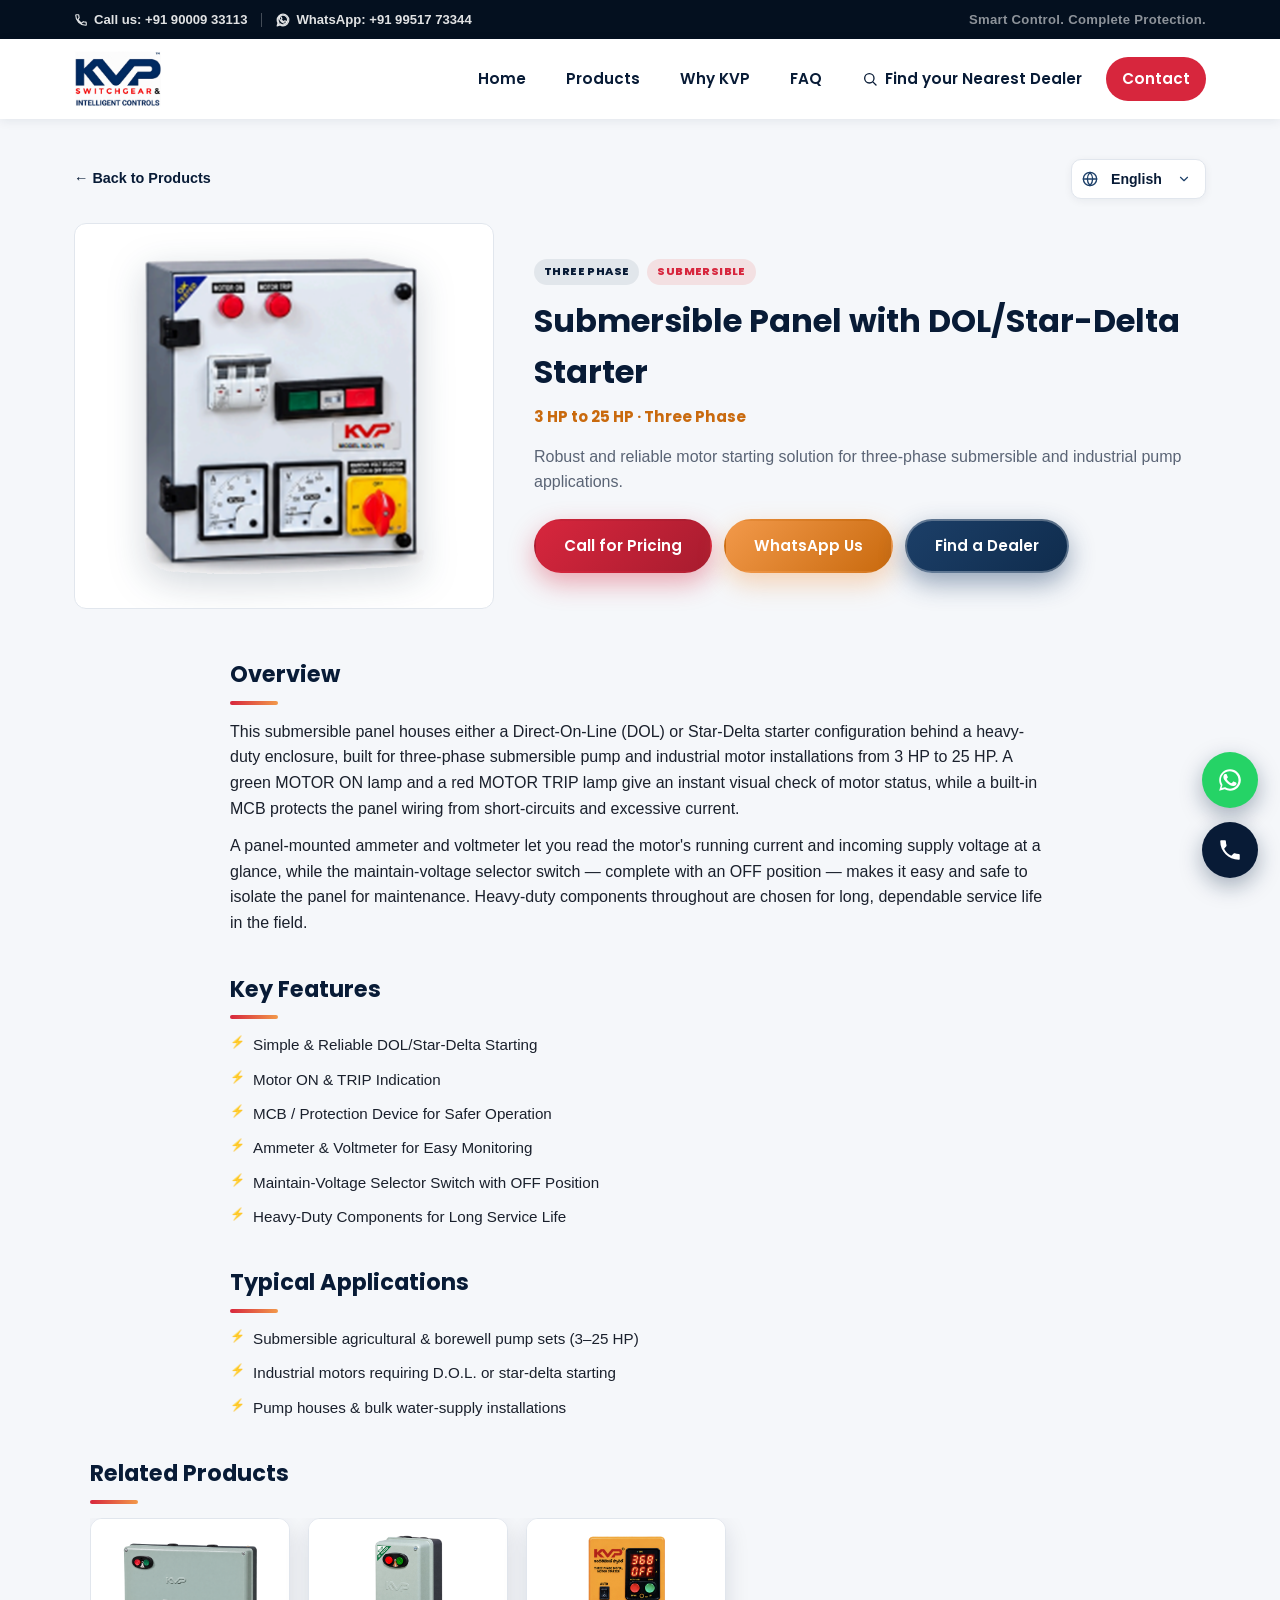
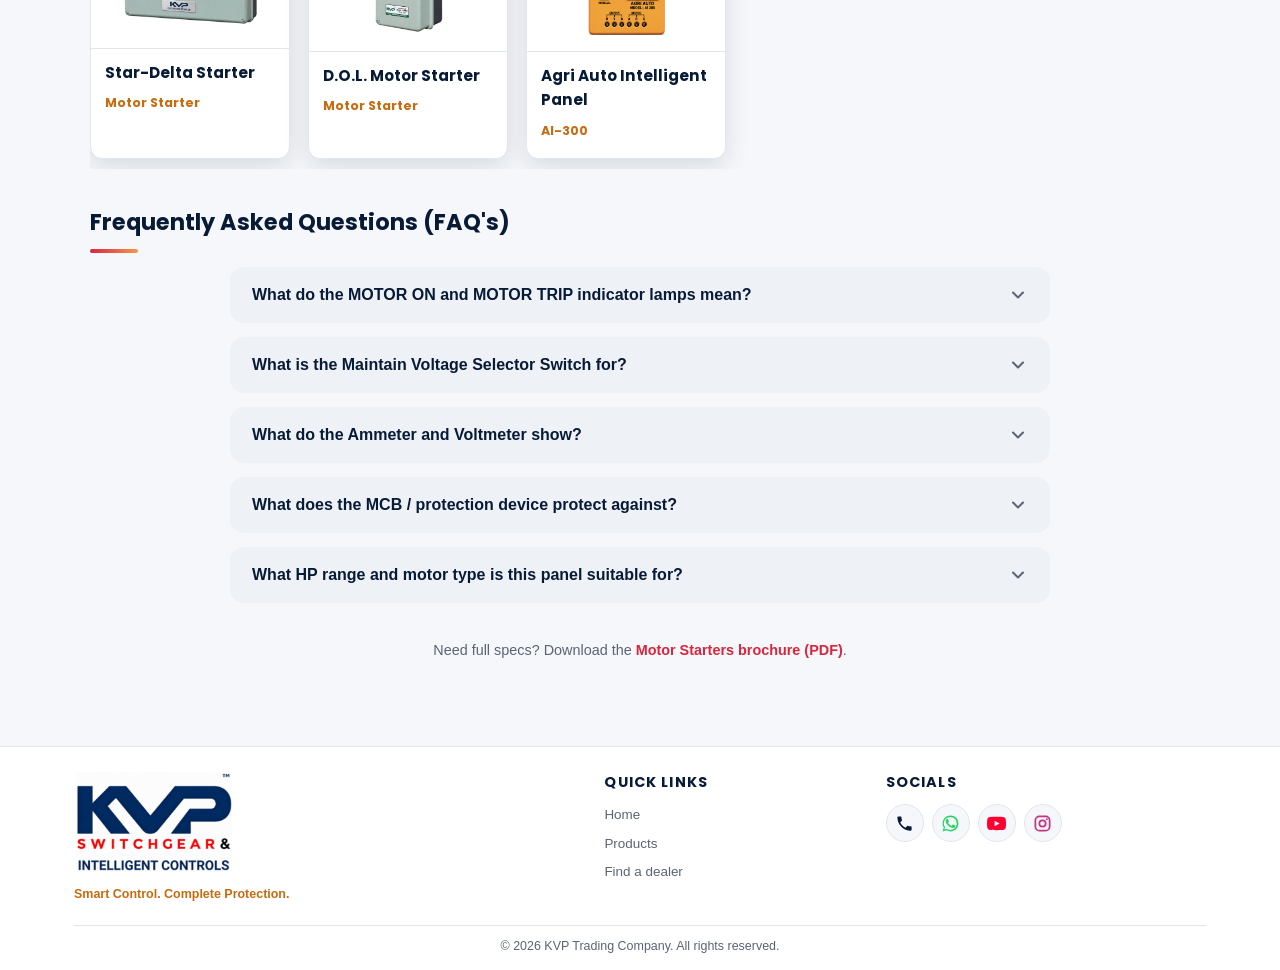
<file: products/submersible-panel-dol-star-delta.html>
<!DOCTYPE html>
<html lang="en">
<head>
<meta charset="UTF-8" />
<meta name="viewport" content="width=device-width, initial-scale=1.0" />
<title>KVP Submersible Panel with DOL/Star-Delta Starter | KVP Switchgear &amp; Intelligent Controls</title>
<meta name="description" content="KVP Submersible Panel with DOL/Star-Delta Starter — 3 HP to 25 HP, three phase, with motor ON/TRIP indication, ammeter &amp; voltmeter monitoring, MCB protection and a maintain-voltage selector switch." />
<link rel="canonical" href="https://kvpcontrols.in/products/submersible-panel-dol-star-delta.html" />
<link rel="icon" href="../assets/images/kvp-logo.jpeg" />
<link rel="preconnect" href="https://fonts.googleapis.com" />
<link rel="preconnect" href="https://fonts.gstatic.com" crossorigin />
<link href="https://fonts.googleapis.com/css2?family=Poppins:wght@500;600;700;800&display=swap" rel="stylesheet" />
<link rel="stylesheet" href="../css/styles.css?v=20261113translations4" />
</head>
<body>

<div class="topbar">
  <div class="topbar-row">
    <div class="topbar-contacts">
      <a href="tel:+919000933113" class="topbar-link">
        <svg viewBox="0 0 24 24" aria-hidden="true"><path d="M6.6 10.8c1.4 2.8 3.8 5.2 6.6 6.6l2.2-2.2c.3-.3.7-.4 1-.2 1.1.4 2.4.6 3.6.6.6 0 1 .4 1 1V20c0 .6-.4 1-1 1-9.4 0-17-7.6-17-17 0-.6.4-1 1-1h3.2c.6 0 1 .4 1 1 0 1.3.2 2.5.6 3.6.1.4 0 .8-.2 1L6.6 10.8z"/></svg>
        Call us: +91 90009 33113
      </a>
      <span class="topbar-divider"></span>
      <a href="https://wa.me/919951773344" target="_blank" rel="noopener" class="topbar-link topbar-whatsapp">
        <svg viewBox="0 0 24 24" aria-hidden="true"><path d="M17.47 14.38c-.3-.15-1.78-.88-2.05-.98-.28-.1-.48-.15-.68.15-.2.3-.78.98-.96 1.18-.17.2-.35.22-.65.08-.3-.15-1.26-.46-2.4-1.48-.89-.79-1.48-1.76-1.66-2.06-.17-.3-.02-.46.13-.61.14-.14.3-.35.45-.53.15-.17.2-.3.3-.5.1-.2.05-.37-.02-.52-.08-.15-.68-1.64-.94-2.24-.24-.58-.5-.5-.68-.51h-.58c-.2 0-.52.08-.79.37-.27.3-1.04 1.02-1.04 2.48 0 1.46 1.07 2.87 1.22 3.07.15.2 2.1 3.2 5.08 4.49.71.3 1.26.49 1.69.63.71.22 1.36.19 1.87.12.57-.09 1.78-.73 2.03-1.43.25-.7.25-1.3.18-1.43-.07-.13-.27-.2-.57-.35z"/><path d="M12.02 2C6.5 2 2.04 6.46 2.04 12c0 1.86.5 3.6 1.4 5.1L2 22l5.03-1.4A9.9 9.9 0 0 0 12.02 22C17.53 22 22 17.54 22 12S17.53 2 12.02 2zm0 18.1c-1.63 0-3.14-.48-4.42-1.3l-.32-.2-3 .84.8-2.95-.21-.33a8.07 8.07 0 0 1-1.25-4.16c0-4.48 3.64-8.12 8.12-8.12 4.48 0 8.12 3.64 8.12 8.12 0 4.48-3.64 8.1-8.12 8.1z"/></svg>
        WhatsApp: +91 99517 73344
      </a>
    </div>
    <div class="topbar-tagline">Smart Control. Complete Protection.</div>
  </div>
</div>

<header class="site-header">
  <div class="nav-wrap">
    <a href="../index.html#home" class="brand">
      <img src="../assets/images/kvp-logo-crop.png" alt="KVP Switchgear &amp; Intelligent Controls logo" />
    </a>
    <nav class="nav-links">
      <a href="../index.html#home">Home</a>
      <a href="../index.html#products">Products</a>
      <a href="../index.html#features">Why KVP</a>
      <a href="../index.html#faq">FAQ</a>
      <a href="../dealers.html" class="nav-search-link">
        <svg viewBox="0 0 24 24" aria-hidden="true"><circle cx="11" cy="11" r="7"/><line x1="21" y1="21" x2="16.65" y2="16.65"/></svg>
        Find your Nearest Dealer
      </a>
      <a href="../index.html#contact" class="cta">Contact</a>
    </nav>
    <button class="nav-toggle" aria-label="Toggle navigation menu">
      <span></span><span></span><span></span>
    </button>
  </div>
</header>

<main>
  <section class="product-detail">
    <div class="container">
      <div class="pd-top-row">
        <a class="pd-back" href="../index.html#products">&larr; Back to Products</a>
        <div class="lang-select-wrap">
          <svg class="lang-globe-icon" width="16" height="16" viewBox="0 0 24 24" fill="none" stroke="currentColor" stroke-width="2" stroke-linecap="round" stroke-linejoin="round" aria-hidden="true"><circle cx="12" cy="12" r="10"/><line x1="2" y1="12" x2="22" y2="12"/><path d="M12 2a15.3 15.3 0 0 1 4 10 15.3 15.3 0 0 1-4 10 15.3 15.3 0 0 1-4-10 15.3 15.3 0 0 1 4-10z"/></svg>
          <select id="langSelect" class="lang-select" aria-label="Select language">
            <option value="en">English</option>
            <option value="te">తెలుగు</option>
            <option value="ta">தமிழ்</option>
            <option value="hi">हिंदी</option>
            <option value="kn">ಕನ್ನಡ</option>
          </select>
        </div>
      </div>

      <div class="pd-hero">
        <div class="pd-media">
          <img src="../assets/images/cutouts/pdf-page2-submersible-panel.png" alt="KVP Submersible Panel with DOL/Star-Delta Starter" />
        </div>
        <div class="pd-info">
          <div class="product-badges"><span class="badge badge-phase">Three Phase</span><span class="badge badge-new">Submersible</span></div>
          <h1 data-te="డిఓఎల్/స్టార్-డెల్టా స్టార్టర్‌తో సబ్‌మెర్సిబుల్ ప్యానెల్" data-ta="டிஓஎல்/ஸ்டார்-டெல்டா ஸ்டார்ட்டருடன் சப்மெர்சிபிள் பேனல்" data-hi="डीओएल/स्टार-डेल्टा स्टार्टर के साथ सबमर्सिबल पैनल" data-kn="ಡಿಓಎಲ್/ಸ್ಟಾರ್-ಡೆಲ್ಟಾ ಸ್ಟಾರ್ಟರ್ ಜೊತೆಗೆ ಸಬ್‌ಮರ್ಸಿಬಲ್ ಪ್ಯಾನೆಲ್">Submersible Panel with DOL/Star-Delta Starter</h1>
          <div class="model">3 HP to 25 HP &middot; Three Phase</div>
          <p class="pd-lead" data-te="త్రీ ఫేజ్ సబ్‌మెర్సిబుల్ మరియు పారిశ్రామిక పంప్ అనువర్తనాల కోసం బలమైన, నమ్మకమైన మోటార్ స్టార్టింగ్ పరిష్కారం." data-ta="முப்பக்க சப்மெர்சிபிள் மற்றும் தொழில்துறை பம்ப் பயன்பாடுகளுக்கான உறுதியான, நம்பகமான மோட்டார் தொடக்க தீர்வு." data-hi="थ्री-फेज सबमर्सिबल और औद्योगिक पंप अनुप्रयोगों के लिए मजबूत, भरोसेमंद मोटर स्टार्टिंग समाधान।" data-kn="ತ್ರೀ ಫೇಸ್ ಸಬ್‌ಮರ್ಸಿಬಲ್ ಮತ್ತು ಕೈಗಾರಿಕಾ ಪಂಪ್ ಅನ್ವಯಗಳಿಗಾಗಿ ಬಲಿಷ್ಠ, ವಿಶ್ವಾಸಾರ್ಹ ಮೋಟಾರ್ ಪ್ರಾರಂಭ ಪರಿಹಾರ.">
            Robust and reliable motor starting solution for three-phase submersible and industrial
            pump applications.
          </p>
          <div class="pd-cta-row">
            <a href="tel:+919951773344" class="btn btn-primary">Call for Pricing</a>
            <a href="https://wa.me/919951773344?text=Hello%20KVP%2C%20I%27m%20interested%20in%20the%20Submersible%20Panel%20with%20DOL%2FStar-Delta%20Starter.%20Could%20you%20share%20more%20details%3F" target="_blank" rel="noopener" class="btn btn-orange">WhatsApp Us</a>
            <a href="../dealers.html" class="btn btn-blue">Find a Dealer</a>
          </div>
        </div>
      </div>

      <div class="pd-section">
        <h2 data-te="అవలోకనం" data-ta="மேலோட்டம்" data-hi="अवलोकन" data-kn="ಅವಲೋಕನ">Overview</h2>
        <p data-te="ఈ సబ్‌మెర్సిబుల్ ప్యానెల్ 3 HP నుండి 25 HP వరకు ఉన్న త్రీ ఫేజ్ సబ్‌మెర్సిబుల్ పంప్ మరియు పారిశ్రామిక మోటార్ ఇన్‌స్టాలేషన్ల కోసం రూపొందించబడింది, భారీ-డ్యూటీ ఎన్‌క్లోజర్ వెనుక డైరెక్ట్-ఆన్-లైన్ (DOL) లేదా స్టార్-డెల్టా స్టార్టర్ కాన్ఫిగరేషన్‌ను కలిగి ఉంటుంది. ఆకుపచ్చ MOTOR ON లైట్ మరియు ఎరుపు MOTOR TRIP లైట్ మోటారు స్థితిని తక్షణమే చూపిస్తాయి, అలాగే అంతర్నిర్మిత MCB ప్యానెల్ వైరింగ్‌ను షార్ట్-సర్క్యూట్లు మరియు అధిక కరెంట్ నుండి కాపాడుతుంది." data-ta="இந்த சப்மெர்சிபிள் பேனல், 3 HP முதல் 25 HP வரையிலான முப்பக்க சப்மெர்சிபிள் பம்ப் மற்றும் தொழில்துறை மோட்டார் நிறுவல்களுக்காக வடிவமைக்கப்பட்டுள்ளது, கன உலோக அடைப்பிற்குள் டைரக்ட்-ஆன்-லைன் (DOL) அல்லது ஸ்டார்-டெல்டா ஸ்டார்ட்டர் கட்டமைப்பைக் கொண்டுள்ளது. பச்சை MOTOR ON விளக்கும் சிவப்பு MOTOR TRIP விளக்கும் மோட்டார் நிலையை உடனடியாகக் காட்டுகின்றன, மேலும் உள்ளமைக்கப்பட்ட MCB பேனல் வயரிங்கை ஷார்ட்-சர்க்யூட் மற்றும் அதிக கரண்டிலிருந்து பாதுகாக்கிறது." data-hi="यह सबमर्सिबल पैनल 3 HP से 25 HP तक के थ्री-फेज सबमर्सिबल पंप और औद्योगिक मोटर इंस्टॉलेशन के लिए बनाया गया है, जो भारी-ड्यूटी एनक्लोज़र के भीतर डायरेक्ट-ऑन-लाइन (DOL) या स्टार-डेल्टा स्टार्टर कॉन्फ़िगरेशन रखता है। हरी MOTOR ON लाइट और लाल MOTOR TRIP लाइट मोटर की स्थिति की तुरंत जानकारी देती हैं, जबकि बिल्ट-इन MCB पैनल की वायरिंग को शॉर्ट-सर्किट और अधिक करंट से सुरक्षित रखता है।" data-kn="ಈ ಸಬ್‌ಮರ್ಸಿಬಲ್ ಪ್ಯಾನೆಲ್ 3 HP ನಿಂದ 25 HP ವರೆಗಿನ ತ್ರೀ ಫೇಸ್ ಸಬ್‌ಮರ್ಸಿಬಲ್ ಪಂಪ್ ಮತ್ತು ಕೈಗಾರಿಕಾ ಮೋಟಾರ್ ಅಳವಡಿಕೆಗಳಿಗಾಗಿ ರೂಪಿಸಲಾಗಿದೆ, ಭಾರಿ-ಡ್ಯೂಟಿ ಎನ್‌ಕ್ಲೋಶರ್ ಒಳಗೆ ಡೈರೆಕ್ಟ್-ಆನ್-ಲೈನ್ (DOL) ಅಥವಾ ಸ್ಟಾರ್-ಡೆಲ್ಟಾ ಸ್ಟಾರ್ಟರ್ ಸಂರಚನೆಯನ್ನು ಹೊಂದಿದೆ. ಹಸಿರು MOTOR ON ದೀಪ ಮತ್ತು ಕೆಂಪು MOTOR TRIP ದೀಪ ಮೋಟಾರಿನ ಸ್ಥಿತಿಯನ್ನು ತಕ್ಷಣ ತೋರಿಸುತ್ತವೆ, ಜೊತೆಗೆ ಅಂತರ್ನಿರ್ಮಿತ MCB ಪ್ಯಾನೆಲ್ ವೈರಿಂಗ್ ಅನ್ನು ಶಾರ್ಟ್-ಸರ್ಕ್ಯೂಟ್ ಮತ್ತು ಅಧಿಕ ಕರೆಂಟ್‌ನಿಂದ ರಕ್ಷಿಸುತ್ತದೆ.">
          This submersible panel houses either a Direct-On-Line (DOL) or Star-Delta starter
          configuration behind a heavy-duty enclosure, built for three-phase submersible pump and
          industrial motor installations from 3 HP to 25 HP. A green MOTOR ON lamp and a red MOTOR
          TRIP lamp give an instant visual check of motor status, while a built-in MCB protects the
          panel wiring from short-circuits and excessive current.
        </p>
        <p data-te="ప్యానెల్‌పై అమర్చిన ఆంమీటర్ మరియు వోల్టమీటర్ మోటారు రన్నింగ్ కరెంట్ మరియు వచ్చే సరఫరా వోల్టేజీని ఒక్క చూపులోనే చూపిస్తాయి, అలాగే OFF పొజిషన్‌తో కూడిన మెయింటైన్ వోల్టేజ్ సెలెక్టర్ స్విచ్ నిర్వహణ కోసం ప్యానెల్‌ను సులభంగా మరియు సురక్షితంగా ఐసొలేట్ చేయడానికి వీలు కల్పిస్తుంది. ఫీల్డ్‌లో దీర్ఘకాలిక, నమ్మకమైన సేవ కోసం అన్నిచోట్లా భారీ-డ్యూటీ కాంపొనెంట్లు ఎంపిక చేయబడ్డాయి." data-ta="பேனலில் பொருத்தப்பட்ட ஆம்மீட்டரும் வோல்ட்மீட்டரும் மோட்டாரின் ரன்னிங் கரண்ட் மற்றும் உள்வரும் சப்ளை மின்னழுத்தத்தை ஒரே பார்வையில் காட்டுகின்றன, மேலும் OFF நிலையுடன் கூடிய மெயின்டைன் வோல்டேஜ் செலக்டர் சுவிட்ச் பராமரிப்புக்காக பேனலை எளிதாகவும் பாதுகாப்பாகவும் தனிமைப்படுத்த உதவுகிறது. களத்தில் நீண்டகால, நம்பகமான சேவைக்காக கன உலோக கூறுகள் எல்லா இடங்களிலும் தேர்ந்தெடுக்கப்பட்டுள்ளன." data-hi="पैनल पर लगा एम्मीटर और वोल्टमीटर मोटर की रनिंग करंट और आने वाली सप्लाई वोल्टेज को एक नज़र में दिखाते हैं, जबकि OFF पोज़िशन वाला मेंटेन वोल्टेज सेलेक्टर स्विच रखरखाव के लिए पैनल को आसानी और सुरक्षित तरीके से आइसोलेट करने देता है। फील्ड में लंबे, भरोसेमंद सेवा जीवन के लिए हर जगह भारी-ड्यूटी कंपोनेंट चुने गए हैं।" data-kn="ಪ್ಯಾನೆಲ್‌ನಲ್ಲಿ ಅಳವಡಿಸಲಾದ ಆಮ್ಮೀಟರ್ ಮತ್ತು ವೋಲ್ಟ್‌ಮೀಟರ್ ಮೋಟಾರಿನ ರನ್ನಿಂಗ್ ಕರೆಂಟ್ ಮತ್ತು ಬರುವ ಸರಬರಾಜು ವೋಲ್ಟೇಜ್ ಅನ್ನು ಒಂದೇ ನೋಟದಲ್ಲಿ ತೋರಿಸುತ್ತವೆ, ಜೊತೆಗೆ OFF ಸ್ಥಾನವಿರುವ ಮೈಂಟೇನ್ ವೋಲ್ಟೇಜ್ ಸೆಲೆಕ್ಟರ್ ಸ್ವಿಚ್ ನಿರ್ವಹಣೆಗಾಗಿ ಪ್ಯಾನೆಲ್ ಅನ್ನು ಸುಲಭವಾಗಿ ಮತ್ತು ಸುರಕ್ಷಿತವಾಗಿ ಪ್ರತ್ಯೇಕಿಸಲು ಅನುವು ಮಾಡಿಕೊಡುತ್ತದೆ. ಕ್ಷೇತ್ರದಲ್ಲಿ ದೀರ್ಘಕಾಲದ, ವಿಶ್ವಾಸಾರ್ಹ ಸೇವೆಗಾಗಿ ಎಲ್ಲೆಡೆ ಭಾರಿ-ಡ್ಯೂಟಿ ಘಟಕಗಳನ್ನು ಆಯ್ಕೆ ಮಾಡಲಾಗಿದೆ.">
          A panel-mounted ammeter and voltmeter let you read the motor's running current and
          incoming supply voltage at a glance, while the maintain-voltage selector switch &mdash;
          complete with an OFF position &mdash; makes it easy and safe to isolate the panel for
          maintenance. Heavy-duty components throughout are chosen for long, dependable service
          life in the field.
        </p>
      </div>

      <div class="pd-section">
        <h2 data-te="ముఖ్య ఫీచర్లు" data-ta="முக்கிய அம்சங்கள்" data-hi="मुख्य विशेषताएं" data-kn="ಪ್ರಮುಖ ವೈಶಿಷ್ಟ್ಯಗಳು">Key Features</h2>
        <ul class="product-features">
          <li data-te="సరళమైన & నమ్మకమైన DOL/స్టార్-డెల్టా స్టార్టింగ్" data-ta="எளிய & நம்பகமான DOL/ஸ்டார்-டெல்டா தொடக்கம்" data-hi="सरल और भरोसेमंद DOL/स्टार-डेल्टा स्टार्टिंग" data-kn="ಸರಳ ಮತ್ತು ವಿಶ್ವಾಸಾರ್ಹ DOL/ಸ್ಟಾರ್-ಡೆಲ್ಟಾ ಸ್ಟಾರ್ಟಿಂಗ್">Simple &amp; Reliable DOL/Star-Delta Starting</li>
          <li data-te="మోటార్ ఆన్ & ట్రిప్ ఇండికేషన్" data-ta="மோட்டார் ஆன் & டிரிப் அறிகுறி" data-hi="मोटर ऑन और ट्रिप इंडिकेशन" data-kn="ಮೋಟಾರ್ ಆನ್ ಮತ್ತು ಟ್ರಿಪ್ ಸೂಚನೆ">Motor ON &amp; TRIP Indication</li>
          <li data-te="సురక్షిత ఆపరేషన్ కోసం MCB / ప్రొటెక్షన్ డివైస్" data-ta="பாதுகாப்பான செயல்பாட்டிற்கு MCB / பாதுகாப்பு சாதனம்" data-hi="सुरक्षित संचालन के लिए MCB / प्रोटेक्शन डिवाइस" data-kn="ಸುರಕ್ಷಿತ ಕಾರ್ಯಾಚರಣೆಗಾಗಿ MCB / ರಕ್ಷಣಾ ಸಾಧನ">MCB / Protection Device for Safer Operation</li>
          <li data-te="సులభ మానిటరింగ్ కోసం ఆంమీటర్ & వోల్టమీటర్" data-ta="எளிதான கண்காணிப்பிற்கு ஆம்மீட்டர் & வோல்ட்மீட்டர்" data-hi="आसान निगरानी के लिए एम्मीटर और वोल्टमीटर" data-kn="ಸುಲಭ ಮೇಲ್ವಿಚಾರಣೆಗಾಗಿ ಆಮ್ಮೀಟರ್ ಮತ್ತು ವೋಲ್ಟ್‌ಮೀಟರ್">Ammeter &amp; Voltmeter for Easy Monitoring</li>
          <li data-te="OFF పొజిషన్‌తో మెయింటైన్-వోల్టేజ్ సెలెక్టర్ స్విచ్" data-ta="OFF நிலையுடன் கூடிய மெயின்டைன்-வோல்டேஜ் செலக்டர் சுவிட்ச்" data-hi="OFF पोज़िशन के साथ मेंटेन-वोल्टेज सेलेक्टर स्विच" data-kn="OFF ಸ್ಥಾನದೊಂದಿಗೆ ಮೈಂಟೇನ್-ವೋಲ್ಟೇಜ್ ಸೆಲೆಕ್ಟರ್ ಸ್ವಿಚ್">Maintain-Voltage Selector Switch with OFF Position</li>
          <li data-te="దీర్ఘకాలిక సేవ కోసం భారీ-డ్యూటీ కాంపొనెంట్లు" data-ta="நீண்டகால சேவைக்கு கன உலோக கூறுகள்" data-hi="लंबी सेवा अवधि के लिए भारी-ड्यूटी कंपोनेंट" data-kn="ದೀರ್ಘಕಾಲದ ಸೇವೆಗಾಗಿ ಭಾರಿ-ಡ್ಯೂಟಿ ಘಟಕಗಳು">Heavy-Duty Components for Long Service Life</li>
        </ul>
      </div>

      <div class="pd-section">
        <h2 data-te="సాధారణ ఉపయోగాలు" data-ta="பொதுவான பயன்பாடுகள்" data-hi="सामान्य उपयोग" data-kn="ಸಾಮಾನ್ಯ ಬಳಕೆಗಳು">Typical Applications</h2>
        <ul class="product-features">
          <li data-te="సబ్‌మెర్సిబుల్ వ్యవసాయ & బోర్‌వెల్ పంప్ సెట్లు (3&ndash;25 HP)" data-ta="சப்மெர்சிபிள் விவசாய & போர்வெல் பம்ப் செட்கள் (3&ndash;25 HP)" data-hi="सबमर्सिबल कृषि और बोरवेल पंप सेट (3&ndash;25 HP)" data-kn="ಸಬ್‌ಮರ್ಸಿಬಲ್ ಕೃಷಿ ಮತ್ತು ಬೋರ್‌ವೆಲ್ ಪಂಪ್ ಸೆಟ್‌ಗಳು (3&ndash;25 HP)">Submersible agricultural &amp; borewell pump sets (3&ndash;25 HP)</li>
          <li data-te="D.O.L. లేదా స్టార్-డెల్టా స్టార్టింగ్ అవసరమయ్యే పారిశ్రామిక మోటార్లు" data-ta="D.O.L. அல்லது ஸ்டார்-டெல்டா தொடக்கம் தேவைப்படும் தொழில்துறை மோட்டார்கள்" data-hi="D.O.L. या स्टार-डेल्टा स्टार्टिंग चाहने वाली औद्योगिक मोटरें" data-kn="D.O.L. ಅಥವಾ ಸ್ಟಾರ್-ಡೆಲ್ಟಾ ಸ್ಟಾರ್ಟಿಂಗ್ ಅಗತ್ಯವಿರುವ ಕೈಗಾರಿಕಾ ಮೋಟಾರ್‌ಗಳು">Industrial motors requiring D.O.L. or star-delta starting</li>
          <li data-te="పంప్ హౌస్‌లు & భారీ నీటి సరఫరా ఇన్‌స్టాలేషన్లు" data-ta="பம்ப் ஹவுஸ்கள் & பெரிய அளவிலான நீர் சப்ளை நிறுவல்கள்" data-hi="पंप हाउस और बड़े पैमाने की जल-आपूर्ति इंस्टॉलेशन" data-kn="ಪಂಪ್ ಹೌಸ್‌ಗಳು ಮತ್ತು ಬೃಹತ್ ನೀರು ಸರಬರಾಜು ಅಳವಡಿಕೆಗಳು">Pump houses &amp; bulk water-supply installations</li>
        </ul>
      </div>

      <div class="pd-section pd-section-wide">
        <h2>Related Products</h2>
        <div class="pd-related-grid">
          <a class="pd-related-card" href="star-delta-starter.html">
            <div class="pd-related-media"><img src="../assets/images/cutouts/pdf-page2-stardelta.png" alt="KVP Star-Delta motor starter" /></div>
            <div class="pd-related-info"><h4>Star-Delta Starter</h4><span class="model">Motor Starter</span></div>
          </a>
          <a class="pd-related-card" href="dol-motor-starter.html">
            <div class="pd-related-media"><img src="../assets/images/cutouts/dol-motor-starter.png" alt="KVP DOL motor starter" /></div>
            <div class="pd-related-info"><h4>D.O.L. Motor Starter</h4><span class="model">Motor Starter</span></div>
          </a>
          <a class="pd-related-card" href="ai-300-agri-auto.html">
            <div class="pd-related-media"><img src="../assets/images/cutouts/pdf-page5-ai300.png" alt="KVP AI-300 Agri Auto intelligent panel" /></div>
            <div class="pd-related-info"><h4>Agri Auto Intelligent Panel</h4><span class="model">AI-300</span></div>
          </a>
        </div>
      </div>

      <div class="pd-section pd-section-wide">
        <h2>Frequently Asked Questions (FAQ's)</h2>
        <div class="faq-list">
          <div class="faq-item">
            <button type="button" class="faq-question" aria-expanded="false">
              <span class="faq-q"><span>What do the MOTOR ON and MOTOR TRIP indicator lamps mean?</span><span class="faq-q-te" data-te="మోటార్ ఆన్ మరియు మోటార్ ట్రిప్ ఇండికేటర్ లైట్ల అర్థం ఏమిటి?" data-ta="MOTOR ON மற்றும் MOTOR TRIP குறிகாட்டி விளக்குகளின் அர்த்தம் என்ன?" data-hi="MOTOR ON और MOTOR TRIP इंडिकेटर लाइट्स का क्या मतलब है?" data-kn="MOTOR ON ಮತ್ತು MOTOR TRIP ಸೂಚಕ ದೀಪಗಳ ಅರ್ಥವೇನು?">మోటార్ ఆన్ మరియు మోటార్ ట్రిప్ ఇండికేటర్ లైట్ల అర్థం ఏమిటి?</span></span>
              <span class="faq-icon" aria-hidden="true"><svg width="20" height="20" viewBox="0 0 24 24"><polyline points="6 9 12 15 18 9"/></svg></span>
            </button>
            <div class="faq-answer">
              <p><strong>English:</strong> The green MOTOR ON lamp lights up when the motor is running normally. The red MOTOR TRIP lamp lights up when the overload or protection device has tripped and cut power to the motor &mdash; check the motor and connected load for a fault before resetting.</p>
              <p class="faq-secondary" data-te="ఆకుపచ్చ MOTOR ON లైట్ మోటారు సాధారణంగా నడుస్తున్నప్పుడు వెలుగుతుంది. ఓవర్‌లోడ్ లేదా ప్రొటెక్షన్ డివైస్ ట్రిప్ అయి మోటారుకు కరెంట్ ఆగిపోయినప్పుడు ఎరుపు MOTOR TRIP లైట్ వెలుగుతుంది &mdash; మళ్లీ రీసెట్ చేసే ముందు మోటారు మరియు కనెక్ట్ అయిన లోడ్‌లో ఏదైనా సమస్య ఉందేమో తనిఖీ చేయండి." data-ta="மோட்டார் சாதாரணமாக இயங்கும்போது பச்சை MOTOR ON விளக்கு எரியும். ஓவர்லோட் அல்லது பாதுகாப்பு சாதனம் டிரிப் ஆகி மோட்டாருக்கு மின்சாரம் நிறுத்தப்படும்போது சிவப்பு MOTOR TRIP விளக்கு எரியும் &mdash; மீண்டும் ரீசெட் செய்யும் முன் மோட்டார் மற்றும் இணைக்கப்பட்ட லோடில் கோளாறு உள்ளதா எனப் பார்க்கவும்." data-hi="जब मोटर सामान्य रूप से चल रही हो तब हरी MOTOR ON लाइट जलती है। जब ओवरलोड या प्रोटेक्शन डिवाइस ट्रिप होकर मोटर की बिजली काट देता है तब लाल MOTOR TRIP लाइट जलती है &mdash; दोबारा रीसेट करने से पहले मोटर और जुड़े लोड में खराबी की जांच करें।" data-kn="ಮೋಟಾರ್ ಸಾಮಾನ್ಯವಾಗಿ ಚಾಲನೆಯಲ್ಲಿದ್ದಾಗ ಹಸಿರು MOTOR ON ದೀಪ ಬೆಳಗುತ್ತದೆ. ಓವರ್‌ಲೋಡ್ ಅಥವಾ ರಕ್ಷಣಾ ಸಾಧನ ಟ್ರಿಪ್ ಆಗಿ ಮೋಟಾರಿಗೆ ವಿದ್ಯುತ್ ಕಡಿತಗೊಂಡಾಗ ಕೆಂಪು MOTOR TRIP ದೀಪ ಬೆಳಗುತ್ತದೆ &mdash; ಮರುಹೊಂದಿಸುವ ಮೊದಲು ಮೋಟಾರ್ ಮತ್ತು ಸಂಪರ್ಕಿತ ಲೋಡ್‌ನಲ್ಲಿ ದೋಷವಿದೆಯೇ ಎಂದು ಪರಿಶೀಲಿಸಿ."><strong>తెలుగు:</strong> ఆకుపచ్చ MOTOR ON లైట్ మోటారు సాధారణంగా నడుస్తున్నప్పుడు వెలుగుతుంది. ఓవర్‌లోడ్ లేదా ప్రొటెక్షన్ డివైస్ ట్రిప్ అయి మోటారుకు కరెంట్ ఆగిపోయినప్పుడు ఎరుపు MOTOR TRIP లైట్ వెలుగుతుంది &mdash; మళ్లీ రీసెట్ చేసే ముందు మోటారు మరియు కనెక్ట్ అయిన లోడ్‌లో ఏదైనా సమస్య ఉందేమో తనిఖీ చేయండి.</p>
            </div>
          </div>
          <div class="faq-item">
            <button type="button" class="faq-question" aria-expanded="false">
              <span class="faq-q"><span>What is the Maintain Voltage Selector Switch for?</span><span class="faq-q-te" data-te="మెయింటైన్ వోల్టేజ్ సెలెక్టర్ స్విచ్ దేనికోసం ఉపయోగపడుతుంది?" data-ta="மெயின்டைன் வோல்டேஜ் செலக்டர் சுவிட்ச் எதற்காக?" data-hi="मेंटेन वोल्टेज सेलेक्टर स्विच किसके लिए है?" data-kn="ಮೈಂಟೇನ್ ವೋಲ್ಟೇಜ್ ಸೆಲೆಕ್ಟರ್ ಸ್ವಿಚ್ ಯಾವುದಕ್ಕಾಗಿ?">మెయింటైన్ వోల్టేజ్ సెలెక్టర్ స్విచ్ దేనికోసం ఉపయోగపడుతుంది?</span></span>
              <span class="faq-icon" aria-hidden="true"><svg width="20" height="20" viewBox="0 0 24 24"><polyline points="6 9 12 15 18 9"/></svg></span>
            </button>
            <div class="faq-answer">
              <p><strong>English:</strong> This rotary switch lets you choose which incoming phase the voltmeter reads, and includes a dedicated OFF position that safely isolates the panel &mdash; always turn it to OFF before carrying out any wiring or maintenance work.</p>
              <p class="faq-secondary" data-te="ఈ రోటరీ స్విచ్ వోల్టమీటర్ ఏ ఫేజ్‌ను చదవాలో ఎంచుకోవడానికి వీలు కల్పిస్తుంది, అలాగే ప్యానెల్‌ను సురక్షితంగా ఐసొలేట్ చేసే ప్రత్యేక OFF పొజిషన్‌ను కలిగి ఉంటుంది &mdash; ఏదైనా వైరింగ్ లేదా నిర్వహణ పని చేసే ముందు దీన్ని ఎల్లప్పుడూ OFF కు తిప్పండి." data-ta="இந்த ரோட்டரி சுவிட்ச் வோல்ட்மீட்டர் எந்த உள்வரும் ஃபேஸை படிக்க வேண்டும் என்பதை தேர்ந்தெடுக்க அனுமதிக்கிறது, மேலும் பேனலை பாதுகாப்பாக தனிமைப்படுத்தும் தனி OFF நிலையையும் கொண்டுள்ளது &mdash; எந்தவொரு வயரிங் அல்லது பராமரிப்பு பணியையும் செய்வதற்கு முன் எப்போதும் இதை OFF-க்கு திருப்பவும்." data-hi="यह रोटरी स्विच यह चुनने देता है कि वोल्टमीटर किस आने वाले फेज को पढ़े, और इसमें पैनल को सुरक्षित रूप से आइसोलेट करने के लिए एक अलग OFF पोज़िशन भी है &mdash; कोई भी वायरिंग या रखरखाव कार्य करने से पहले इसे हमेशा OFF पर घुमाएं।" data-kn="ಈ ರೋಟರಿ ಸ್ವಿಚ್ ವೋಲ್ಟ್‌ಮೀಟರ್ ಯಾವ ಬರುವ ಫೇಸ್ ಅನ್ನು ಓದಬೇಕು ಎಂಬುದನ್ನು ಆಯ್ಕೆ ಮಾಡಲು ಅನುವು ಮಾಡಿಕೊಡುತ್ತದೆ, ಜೊತೆಗೆ ಪ್ಯಾನೆಲ್ ಅನ್ನು ಸುರಕ್ಷಿತವಾಗಿ ಪ್ರತ್ಯೇಕಿಸುವ ಪ್ರತ್ಯೇಕ OFF ಸ್ಥಾನವನ್ನು ಹೊಂದಿದೆ &mdash; ಯಾವುದೇ ವೈರಿಂಗ್ ಅಥವಾ ನಿರ್ವಹಣೆ ಕೆಲಸ ಮಾಡುವ ಮೊದಲು ಯಾವಾಗಲೂ ಇದನ್ನು OFF ಗೆ ತಿರುಗಿಸಿ."><strong>తెలుగు:</strong> ఈ రోటరీ స్విచ్ వోల్టమీటర్ ఏ ఫేజ్‌ను చదవాలో ఎంచుకోవడానికి వీలు కల్పిస్తుంది, అలాగే ప్యానెల్‌ను సురక్షితంగా ఐసొలేట్ చేసే ప్రత్యేక OFF పొజిషన్‌ను కలిగి ఉంటుంది &mdash; ఏదైనా వైరింగ్ లేదా నిర్వహణ పని చేసే ముందు దీన్ని ఎల్లప్పుడూ OFF కు తిప్పండి.</p>
            </div>
          </div>
          <div class="faq-item">
            <button type="button" class="faq-question" aria-expanded="false">
              <span class="faq-q"><span>What do the Ammeter and Voltmeter show?</span><span class="faq-q-te" data-te="ఆంమీటర్ మరియు వోల్టమీటర్ ఏమి చూపిస్తాయి?" data-ta="ஆம்மீட்டரும் வோல்ட்மீட்டரும் என்ன காட்டுகின்றன?" data-hi="एम्मीटर और वोल्टमीटर क्या दिखाते हैं?" data-kn="ಆಮ್ಮೀಟರ್ ಮತ್ತು ವೋಲ್ಟ್‌ಮೀಟರ್ ಏನು ತೋರಿಸುತ್ತವೆ?">ఆంమీటర్ మరియు వోల్టమీటర్ ఏమి చూపిస్తాయి?</span></span>
              <span class="faq-icon" aria-hidden="true"><svg width="20" height="20" viewBox="0 0 24 24"><polyline points="6 9 12 15 18 9"/></svg></span>
            </button>
            <div class="faq-answer">
              <p><strong>English:</strong> The ammeter shows the running current (in Amps) drawn by the motor, and the voltmeter shows the incoming supply voltage (in Volts) on the selected phase &mdash; use them together to confirm the motor is correctly loaded and the supply is within a safe range.</p>
              <p class="faq-secondary" data-te="ఆంమీటర్ మోటారు తీసుకుంటున్న రన్నింగ్ కరెంట్ (ఆంప్స్‌లో) చూపిస్తుంది, వోల్టమీటర్ ఎంచుకున్న ఫేజ్‌పై వచ్చే సరఫరా వోల్టేజీని (వోల్ట్స్‌లో) చూపిస్తుంది &mdash; మోటారు సరిగ్గా లోడ్ అయిందని మరియు సరఫరా సురక్షిత పరిధిలో ఉందని నిర్ధారించడానికి వీటిని కలిపి ఉపయోగించండి." data-ta="மோட்டார் எடுக்கும் ரன்னிங் கரண்டை (ஆம்ப்களில்) ஆம்மீட்டர் காட்டுகிறது, தேர்ந்தெடுக்கப்பட்ட ஃபேஸில் உள்வரும் சப்ளை மின்னழுத்தத்தை (வோல்ட்களில்) வோல்ட்மீட்டர் காட்டுகிறது &mdash; மோட்டார் சரியாக லோட் செய்யப்பட்டுள்ளதா, சப்ளை பாதுகாப்பான வரம்பில் உள்ளதா என உறுதிசெய்ய இரண்டையும் சேர்த்து பயன்படுத்தவும்." data-hi="एम्मीटर मोटर द्वारा खींची जा रही रनिंग करंट (एम्पियर में) दिखाता है, और वोल्टमीटर चुने गए फेज पर आने वाली सप्लाई वोल्टेज (वोल्ट में) दिखाता है &mdash; मोटर सही तरीके से लोड हो रही है और सप्लाई सुरक्षित सीमा में है, यह पुष्टि करने के लिए दोनों का साथ में उपयोग करें।" data-kn="ಮೋಟಾರ್ ಎಳೆಯುತ್ತಿರುವ ರನ್ನಿಂಗ್ ಕರೆಂಟ್ ಅನ್ನು (ಆಂಪ್ಸ್‌ನಲ್ಲಿ) ಆಮ್ಮೀಟರ್ ತೋರಿಸುತ್ತದೆ, ಆಯ್ಕೆಮಾಡಿದ ಫೇಸ್‌ನಲ್ಲಿ ಬರುವ ಸರಬರಾಜು ವೋಲ್ಟೇಜ್ ಅನ್ನು (ವೋಲ್ಟ್‌ಗಳಲ್ಲಿ) ವೋಲ್ಟ್‌ಮೀಟರ್ ತೋರಿಸುತ್ತದೆ &mdash; ಮೋಟಾರ್ ಸರಿಯಾಗಿ ಲೋಡ್ ಆಗಿದೆಯೇ ಮತ್ತು ಸರಬರಾಜು ಸುರಕ್ಷಿತ ವ್ಯಾಪ್ತಿಯಲ್ಲಿದೆಯೇ ಎಂದು ಖಚಿತಪಡಿಸಲು ಇವೆರಡನ್ನೂ ಒಟ್ಟಿಗೆ ಬಳಸಿ."><strong>తెలుగు:</strong> ఆంమీటర్ మోటారు తీసుకుంటున్న రన్నింగ్ కరెంట్ (ఆంప్స్‌లో) చూపిస్తుంది, వోల్టమీటర్ ఎంచుకున్న ఫేజ్‌పై వచ్చే సరఫరా వోల్టేజీని (వోల్ట్స్‌లో) చూపిస్తుంది &mdash; మోటారు సరిగ్గా లోడ్ అయిందని మరియు సరఫరా సురక్షిత పరిధిలో ఉందని నిర్ధారించడానికి వీటిని కలిపి ఉపయోగించండి.</p>
            </div>
          </div>
          <div class="faq-item">
            <button type="button" class="faq-question" aria-expanded="false">
              <span class="faq-q"><span>What does the MCB / protection device protect against?</span><span class="faq-q-te" data-te="MCB / ప్రొటెక్షన్ డివైస్ దేని నుండి రక్షిస్తుంది?" data-ta="MCB / பாதுகாப்பு சாதனம் எதிலிருந்து பாதுகாக்கிறது?" data-hi="MCB / प्रोटेक्शन डिवाइस किससे सुरक्षा देता है?" data-kn="MCB / ರಕ್ಷಣಾ ಸಾಧನ ಯಾವುದರಿಂದ ರಕ್ಷಿಸುತ್ತದೆ?">MCB / ప్రొటెక్షన్ డివైస్ దేని నుండి రక్షిస్తుంది?</span></span>
              <span class="faq-icon" aria-hidden="true"><svg width="20" height="20" viewBox="0 0 24 24"><polyline points="6 9 12 15 18 9"/></svg></span>
            </button>
            <div class="faq-answer">
              <p><strong>English:</strong> The MCB (Miniature Circuit Breaker) protects the panel wiring and motor circuit from short-circuits and excessive current, automatically disconnecting the supply the moment a fault is detected.</p>
              <p class="faq-secondary" data-te="MCB (మినియేచర్ సర్క్యూట్ బ్రేకర్) ప్యానెల్ వైరింగ్ మరియు మోటారు సర్క్యూట్‌ను షార్ట్-సర్క్యూట్లు మరియు అధిక కరెంట్ నుండి కాపాడుతుంది, లోపం కనిపించిన వెంటనే సరఫరాను ఆటోమేటిక్‌గా డిస్‌కనెక్ట్ చేస్తుంది." data-ta="MCB (மினியேச்சர் சர்க்யூட் பிரேக்கர்) பேனல் வயரிங் மற்றும் மோட்டார் சர்க்யூட்டை ஷார்ட்-சர்க்யூட் மற்றும் அதிக கரண்டிலிருந்து பாதுகாக்கிறது, கோளாறு கண்டறியப்பட்ட உடனேயே சப்ளையை தானாகவே துண்டிக்கிறது." data-hi="MCB (मिनिएचर सर्किट ब्रेकर) पैनल वायरिंग और मोटर सर्किट को शॉर्ट-सर्किट और अधिक करंट से बचाता है, खराबी मिलते ही सप्लाई को अपने आप डिस्कनेक्ट कर देता है।" data-kn="MCB (ಮಿನಿಯೇಚರ್ ಸರ್ಕ್ಯೂಟ್ ಬ್ರೇಕರ್) ಪ್ಯಾನೆಲ್ ವೈರಿಂಗ್ ಮತ್ತು ಮೋಟಾರ್ ಸರ್ಕ್ಯೂಟ್ ಅನ್ನು ಶಾರ್ಟ್-ಸರ್ಕ್ಯೂಟ್ ಮತ್ತು ಅಧಿಕ ಕರೆಂಟ್‌ನಿಂದ ರಕ್ಷಿಸುತ್ತದೆ, ದೋಷ ಪತ್ತೆಯಾದ ಕೂಡಲೇ ಸರಬರಾಜನ್ನು ಸ್ವಯಂಚಾಲಿತವಾಗಿ ಕಡಿತಗೊಳಿಸುತ್ತದೆ."><strong>తెలుగు:</strong> MCB (మినియేచర్ సర్క్యూట్ బ్రేకర్) ప్యానెల్ వైరింగ్ మరియు మోటారు సర్క్యూట్‌ను షార్ట్-సర్క్యూట్లు మరియు అధిక కరెంట్ నుండి కాపాడుతుంది, లోపం కనిపించిన వెంటనే సరఫరాను ఆటోమేటిక్‌గా డిస్‌కనెక్ట్ చేస్తుంది.</p>
            </div>
          </div>
          <div class="faq-item">
            <button type="button" class="faq-question" aria-expanded="false">
              <span class="faq-q"><span>What HP range and motor type is this panel suitable for?</span><span class="faq-q-te" data-te="ఈ ప్యానెల్ ఏ HP పరిధికి మరియు ఏ రకం మోటారుకు సరిపోతుంది?" data-ta="இந்த பேனல் எந்த HP வரம்பிற்கும் எந்த மோட்டார் வகைக்கும் ஏற்றது?" data-hi="यह पैनल किस HP रेंज और किस तरह की मोटर के लिए उपयुक्त है?" data-kn="ಈ ಪ್ಯಾನೆಲ್ ಯಾವ HP ವ್ಯಾಪ್ತಿಗೆ ಮತ್ತು ಯಾವ ಮೋಟಾರ್ ಪ್ರಕಾರಕ್ಕೆ ಸೂಕ್ತವಾಗಿದೆ?">ఈ ప్యానెల్ ఏ HP పరిధికి మరియు ఏ రకం మోటారుకు సరిపోతుంది?</span></span>
              <span class="faq-icon" aria-hidden="true"><svg width="20" height="20" viewBox="0 0 24 24"><polyline points="6 9 12 15 18 9"/></svg></span>
            </button>
            <div class="faq-answer">
              <p><strong>English:</strong> This panel is built for three-phase submersible and industrial motors from 3 HP to 25 HP, fitted with either a D.O.L. or star-delta starter configuration depending on motor size &mdash; confirm the exact starter type and HP rating with your KVP dealer at the time of purchase.</p>
              <p class="faq-secondary" data-te="ఈ ప్యానెల్ 3 HP నుండి 25 HP వరకు ఉన్న త్రీ ఫేజ్ సబ్‌మెర్సిబుల్ మరియు పారిశ్రామిక మోటార్ల కోసం రూపొందించబడింది, మోటారు పరిమాణాన్ని బట్టి D.O.L. లేదా స్టార్-డెల్టా స్టార్టర్ కాన్ఫిగరేషన్‌తో అమర్చబడుతుంది &mdash; కొనుగోలు సమయంలో మీ KVP డీలర్‌తో ఖచ్చితమైన స్టార్టర్ రకం మరియు HP రేటింగ్‌ను నిర్ధారించుకోండి." data-ta="இந்த பேனல் 3 HP முதல் 25 HP வரையிலான முப்பக்க சப்மெர்சிபிள் மற்றும் தொழில்துறை மோட்டார்களுக்காக வடிவமைக்கப்பட்டுள்ளது, மோட்டார் அளவைப் பொறுத்து D.O.L. அல்லது ஸ்டார்-டெல்டா ஸ்டார்ட்டர் கட்டமைப்புடன் பொருத்தப்படும் &mdash; வாங்கும் போது உங்கள் KVP டீலரிடம் சரியான ஸ்டார்ட்டர் வகை மற்றும் HP ரேட்டிங்கை உறுதிப்படுத்திக் கொள்ளவும்." data-hi="यह पैनल 3 HP से 25 HP तक के थ्री-फेज सबमर्सिबल और औद्योगिक मोटरों के लिए बनाया गया है, मोटर के आकार के अनुसार D.O.L. या स्टार-डेल्टा स्टार्टर कॉन्फ़िगरेशन के साथ लगाया जाता है &mdash; खरीदते समय अपने KVP डीलर से सही स्टार्टर प्रकार और HP रेटिंग की पुष्टि कर लें।" data-kn="ಈ ಪ್ಯಾನೆಲ್ 3 HP ನಿಂದ 25 HP ವರೆಗಿನ ತ್ರೀ ಫೇಸ್ ಸಬ್‌ಮರ್ಸಿಬಲ್ ಮತ್ತು ಕೈಗಾರಿಕಾ ಮೋಟಾರ್‌ಗಳಿಗಾಗಿ ರೂಪಿಸಲಾಗಿದೆ, ಮೋಟಾರಿನ ಗಾತ್ರಕ್ಕೆ ಅನುಗುಣವಾಗಿ D.O.L. ಅಥವಾ ಸ್ಟಾರ್-ಡೆಲ್ಟಾ ಸ್ಟಾರ್ಟರ್ ಸಂರಚನೆಯೊಂದಿಗೆ ಅಳವಡಿಸಲಾಗುತ್ತದೆ &mdash; ಖರೀದಿಸುವ ಸಮಯದಲ್ಲಿ ನಿಮ್ಮ KVP ಡೀಲರ್‌ ಬಳಿ ನಿಖರವಾದ ಸ್ಟಾರ್ಟರ್ ಪ್ರಕಾರ ಮತ್ತು HP ರೇಟಿಂಗ್ ಅನ್ನು ಖಚಿತಪಡಿಸಿಕೊಳ್ಳಿ."><strong>తెలుగు:</strong> ఈ ప్యానెల్ 3 HP నుండి 25 HP వరకు ఉన్న త్రీ ఫేజ్ సబ్‌మెర్సిబుల్ మరియు పారిశ్రామిక మోటార్ల కోసం రూపొందించబడింది, మోటారు పరిమాణాన్ని బట్టి D.O.L. లేదా స్టార్-డెల్టా స్టార్టర్ కాన్ఫిగరేషన్‌తో అమర్చబడుతుంది &mdash; కొనుగోలు సమయంలో మీ KVP డీలర్‌తో ఖచ్చితమైన స్టార్టర్ రకం మరియు HP రేటింగ్‌ను నిర్ధారించుకోండి.</p>
            </div>
          </div>
        </div>
      </div>

      <p class="brochure-note">
        Need full specs? Download the <a href="../assets/KVP_Motor_Starters_Brochure.pdf" target="_blank" rel="noopener">Motor Starters brochure (PDF)</a>.
      </p>
    </div>
  </section>
</main>

<button type="button" class="back-to-top" aria-label="Back to top" title="Back to top">
  <svg viewBox="0 0 24 24" aria-hidden="true"><line x1="12" y1="19" x2="12" y2="5"/><polyline points="5 12 12 5 19 12"/></svg>
</button>

<div class="float-contact">
  <a
    class="float-btn whatsapp"
    href="https://wa.me/919951773344?text=Hello%20KVP%20Trading%20Company%2C%20I%27m%20interested%20in%20your%20control%20panels%20and%20motor%20starters.%20Could%20you%20please%20share%20more%20details%3F"
    target="_blank"
    rel="noopener"
    aria-label="Chat with KVP Trading Company on WhatsApp"
    title="WhatsApp us"
  >
    <svg viewBox="0 0 24 24" aria-hidden="true"><path d="M17.47 14.38c-.3-.15-1.78-.88-2.05-.98-.28-.1-.48-.15-.68.15-.2.3-.78.98-.96 1.18-.17.2-.35.22-.65.08-.3-.15-1.26-.46-2.4-1.48-.89-.79-1.48-1.76-1.66-2.06-.17-.3-.02-.46.13-.61.14-.14.3-.35.45-.53.15-.17.2-.3.3-.5.1-.2.05-.37-.02-.52-.08-.15-.68-1.64-.94-2.24-.24-.58-.5-.5-.68-.51h-.58c-.2 0-.52.08-.79.37-.27.3-1.04 1.02-1.04 2.48 0 1.46 1.07 2.87 1.22 3.07.15.2 2.1 3.2 5.08 4.49.71.3 1.26.49 1.69.63.71.22 1.36.19 1.87.12.57-.09 1.78-.73 2.03-1.43.25-.7.25-1.3.18-1.43-.07-.13-.27-.2-.57-.35z"/><path d="M12.02 2C6.5 2 2.04 6.46 2.04 12c0 1.86.5 3.6 1.4 5.1L2 22l5.03-1.4A9.9 9.9 0 0 0 12.02 22C17.53 22 22 17.54 22 12S17.53 2 12.02 2zm0 18.1c-1.63 0-3.14-.48-4.42-1.3l-.32-.2-3 .84.8-2.95-.21-.33a8.07 8.07 0 0 1-1.25-4.16c0-4.48 3.64-8.12 8.12-8.12 4.48 0 8.12 3.64 8.12 8.12 0 4.48-3.64 8.1-8.12 8.1z"/></svg>
  </a>
  <a
    class="float-btn call"
    href="tel:+919951773344"
    aria-label="Call KVP Trading Company"
    title="Call us"
  >
    <svg viewBox="0 0 24 24" aria-hidden="true"><path d="M6.6 10.8c1.4 2.8 3.8 5.2 6.6 6.6l2.2-2.2c.3-.3.7-.4 1-.2 1.1.4 2.4.6 3.6.6.6 0 1 .4 1 1V20c0 .6-.4 1-1 1-9.4 0-17-7.6-17-17 0-.6.4-1 1-1h3.2c.6 0 1 .4 1 1 0 1.3.2 2.5.6 3.6.1.4 0 .8-.2 1L6.6 10.8z"/></svg>
  </a>
</div>

<footer class="site-footer">
  <div class="container">
    <div class="footer-main">
      <div class="footer-brand">
        <a class="footer-brand-name" href="../index.html#home" aria-label="KVP Controls home"><img src="../assets/images/kvp-logo-crop.png" alt="KVP Switchgear and Intelligent Controls" /></a>
        <p>Smart Control. Complete Protection.</p>
      </div>
      <nav class="footer-nav" aria-label="Footer navigation">
        <h2>Quick links</h2>
        <a href="../index.html#home">Home</a>
        <a href="../index.html#products">Products</a>
        <a href="../dealers.html">Find a dealer</a>
      </nav>
      <div class="footer-connect">
        <h2>Socials</h2>
        <div class="footer-social-links" aria-label="Contact and social links">
          <a class="footer-social-link call" href="tel:+919000933113" aria-label="Call KVP Controls" title="Call">
            <svg viewBox="0 0 24 24" aria-hidden="true"><path d="M6.6 10.8c1.4 2.8 3.8 5.2 6.6 6.6l2.2-2.2c.3-.3.7-.4 1-.2 1.1.4 2.4.6 3.6.6.6 0 1 .4 1 1V20c0 .6-.4 1-1 1-9.4 0-17-7.6-17-17 0-.6.4-1 1-1h3.2c.6 0 1 .4 1 1 0 1.3.2 2.5.6 3.6.1.4 0 .8-.2 1L6.6 10.8z"/></svg>
          </a>
          <a class="footer-social-link whatsapp" href="https://wa.me/919951773344" target="_blank" rel="noopener noreferrer" aria-label="Chat with KVP Controls on WhatsApp" title="WhatsApp">
            <svg viewBox="0 0 24 24" aria-hidden="true"><path d="M17.47 14.38c-.3-.15-1.78-.88-2.05-.98-.28-.1-.48-.15-.68.15-.2.3-.78.98-.96 1.18-.17.2-.35.22-.65.08-.3-.15-1.26-.46-2.4-1.48-.89-.79-1.48-1.76-1.66-2.06-.17-.3-.02-.46.13-.61.14-.14.3-.35.45-.53.15-.17.2-.3.3-.5.1-.2.05-.37-.02-.52-.08-.15-.68-1.64-.94-2.24-.24-.58-.5-.5-.68-.51h-.58c-.2 0-.52.08-.79.37-.27.3-1.04 1.02-1.04 2.48 0 1.46 1.07 2.87 1.22 3.07.15.2 2.1 3.2 5.08 4.49.71.3 1.26.49 1.69.63.71.22 1.36.19 1.87.12.57-.09 1.78-.73 2.03-1.43.25-.7.25-1.3.18-1.43-.07-.13-.27-.2-.57-.35z"/><path d="M12.02 2C6.5 2 2.04 6.46 2.04 12c0 1.86.5 3.6 1.4 5.1L2 22l5.03-1.4A9.9 9.9 0 0 0 12.02 22C17.53 22 22 17.54 22 12S17.53 2 12.02 2zm0 18.1c-1.63 0-3.14-.48-4.42-1.3l-.32-.2-3 .84.8-2.95-.21-.33a8.07 8.07 0 0 1-1.25-4.16c0-4.48 3.64-8.12 8.12-8.12 4.48 0 8.12 3.64 8.12 8.12 0 4.48-3.64 8.1-8.12 8.1z"/></svg>
          </a>
          <a class="footer-social-link youtube" href="https://youtube.com/@kvpcontrols?si=a-NgqARKPvIXGeIS" target="_blank" rel="noopener noreferrer" aria-label="KVP Controls on YouTube" title="YouTube">
            <svg viewBox="0 0 24 24" aria-hidden="true"><path d="M23.5 6.2a3 3 0 0 0-2.1-2.1C19.5 3.6 12 3.6 12 3.6s-7.5 0-9.4.5A3 3 0 0 0 .5 6.2 31 31 0 0 0 0 12a31 31 0 0 0 .5 5.8 3 3 0 0 0 2.1 2.1c1.9.5 9.4.5 9.4.5s7.5 0 9.4-.5a3 3 0 0 0 2.1-2.1A31 31 0 0 0 24 12a31 31 0 0 0-.5-5.8ZM9.6 15.6V8.4l6.3 3.6-6.3 3.6Z"/></svg>
          </a>
          <a class="footer-social-link instagram" href="https://www.instagram.com/kvp_controls/" target="_blank" rel="noopener noreferrer" aria-label="KVP Controls on Instagram" title="Instagram">
            <svg viewBox="0 0 24 24" aria-hidden="true"><rect x="3" y="3" width="18" height="18" rx="5" fill="none" stroke="currentColor" stroke-width="2.2"/><circle cx="12" cy="12" r="4" fill="none" stroke="currentColor" stroke-width="2.2"/><circle cx="17.5" cy="6.5" r="1.2"/></svg>
          </a>
        </div>
      </div>
    </div>
    <div class="footer-bottom"><span>© <span id="year"></span> KVP Trading Company. All rights reserved.</span></div>
  </div>
</footer>

<script src="../js/main.js?v=20261113translations4"></script>
</body>
</html>
</file>
<file: css/styles.css>
@charset "UTF-8";
/* ==========================================================================
   KVP Switchgear & Intelligent Controls — Site Styles
   Brand palette pulled from KVP logo/brochure: navy, red, panel-orange
   ========================================================================== */

:root {
  --navy: #081b36;
  --navy-dark: #04101f;
  --navy-light: #1c3f68;
  --red: #d7263d;
  --red-dark: #a81c2f;
  --orange: #f2994a;
  --orange-dark: #c96a0e;
  --bg: #f5f7fa;
  --bg-alt: #eef1f6;
  --white: #ffffff;
  --text: #1a202c;
  --text-muted: #5a6475;
  --border: #e1e6ed;
  --shadow: 0 8px 24px rgba(8, 27, 54, 0.12);
  --shadow-lg: 0 24px 50px rgba(8, 27, 54, 0.24);
  --radius: 12px;
}

* {
  box-sizing: border-box;
}

html {
  scroll-behavior: smooth;
}

body {
  margin: 0;
  font-family: "Segoe UI", Roboto, Helvetica, Arial, sans-serif;
  background: var(--bg);
  color: var(--text);
  line-height: 1.6;
}

h1, h2, h3, h4,
.brand, .btn, .section-tag,
.nav-links a, .badge, .model {
  font-family: "Poppins", "Segoe UI", Roboto, Helvetica, Arial, sans-serif;
}

img {
  max-width: 100%;
  display: block;
}

a {
  color: inherit;
  text-decoration: none;
}

ul {
  margin: 0;
  padding: 0;
  list-style: none;
}

.container {
  width: 100%;
  max-width: 1180px;
  margin: 0 auto;
  padding: 0 24px;
}

section {
  padding: 60px 0;
}

.section-tag {
  display: inline-flex;
  align-items: center;
  gap: 6px;
  background: rgba(215, 38, 61, 0.08);
  border: 1px solid rgba(215, 38, 61, 0.22);
  color: var(--red);
  font-weight: 800;
  letter-spacing: 1.5px;
  text-transform: uppercase;
  font-size: 0.75rem;
  padding: 6px 16px;
  border-radius: 999px;
  margin-bottom: 14px;
}

.section-head {
  max-width: 680px;
  margin: 0 auto 36px;
  text-align: center;
}

.section-head h2 {
  font-size: 2.2rem;
  font-weight: 800;
  color: var(--navy);
  margin: 0 0 14px;
  position: relative;
}

.section-head h2::after {
  content: "";
  display: block;
  width: 56px;
  height: 4px;
  margin: 16px auto 0;
  border-radius: 999px;
  background: linear-gradient(90deg, var(--red), var(--orange));
}

.section-head p {
  color: var(--text-muted);
  margin: 0;
}

.btn {
  display: inline-flex;
  align-items: center;
  gap: 8px;
  padding: 13px 28px;
  border-radius: 999px;
  font-weight: 600;
  font-size: 0.95rem;
  border: 2px solid transparent;
  cursor: pointer;
  transition: transform 0.2s ease, box-shadow 0.2s ease, filter 0.2s ease;
}

.btn:hover {
  transform: translateY(-3px);
  filter: brightness(1.05);
}

.btn-primary {
  background: linear-gradient(135deg, var(--red) 0%, var(--red-dark) 100%);
  color: var(--white);
  box-shadow: 0 10px 26px rgba(215, 38, 61, 0.38);
}

.btn-primary:hover {
  box-shadow: 0 14px 32px rgba(215, 38, 61, 0.46);
}

.btn-outline {
  background: transparent;
  color: var(--white);
  border-color: rgba(255, 255, 255, 0.6);
}

.btn-outline:hover {
  background: rgba(255, 255, 255, 0.12);
}

.btn-navy {
  background: linear-gradient(135deg, var(--navy) 0%, var(--navy-light) 100%);
  color: var(--white);
  box-shadow: 0 10px 26px rgba(8, 27, 54, 0.35);
}

.btn-navy:hover {
  box-shadow: 0 14px 32px rgba(8, 27, 54, 0.42);
}

.btn-orange {
  background: linear-gradient(135deg, var(--orange) 0%, var(--orange-dark) 100%);
  color: var(--white);
  box-shadow: 0 10px 26px rgba(242, 153, 74, 0.4);
}

.btn-orange:hover {
  box-shadow: 0 14px 32px rgba(242, 153, 74, 0.48);
}

.btn-blue {
  background: linear-gradient(135deg, var(--navy-light) 0%, #0f2c4d 100%);
  color: var(--white);
  border-color: rgba(255, 255, 255, 0.3);
  box-shadow: 0 10px 26px rgba(28, 63, 104, 0.45);
}

.btn-blue:hover {
  box-shadow: 0 14px 32px rgba(28, 63, 104, 0.52);
}

/* ---------- Utility top bar ---------- */
.topbar {
  background: var(--navy-dark);
  color: rgba(255, 255, 255, 0.85);
  font-size: 0.82rem;
}

.topbar-row {
  display: flex;
  align-items: center;
  justify-content: space-between;
  gap: 12px;
  padding: 9px 24px;
  max-width: 1180px;
  margin: 0 auto;
}

.topbar-contacts {
  display: flex;
  align-items: center;
  gap: 14px;
  flex-wrap: wrap;
}

.topbar-link {
  display: inline-flex;
  align-items: center;
  gap: 6px;
  color: rgba(255, 255, 255, 0.88);
  font-weight: 600;
  transition: color 0.15s ease;
}

.topbar-link:hover {
  color: var(--orange);
}

.topbar-link svg {
  width: 14px;
  height: 14px;
  fill: none;
  stroke: currentColor;
  stroke-width: 2;
  stroke-linecap: round;
  stroke-linejoin: round;
  flex-shrink: 0;
}

.topbar-divider {
  width: 1px;
  height: 14px;
  background: rgba(255, 255, 255, 0.25);
}

.topbar-tagline {
  color: rgba(255, 255, 255, 0.55);
  font-weight: 600;
  letter-spacing: 0.3px;
  white-space: nowrap;
}

@media (max-width: 720px) {
  .topbar-row {
    padding: 7px 14px;
    justify-content: center;
  }

  .topbar-tagline,
  .topbar-divider,
  .topbar-whatsapp {
    display: none;
  }
}

/* ---------- Header ---------- */
.site-header {
  position: sticky;
  top: 0;
  z-index: 100;
  background: var(--white);
  box-shadow: 0 2px 10px rgba(11, 37, 69, 0.08);
}

.nav-wrap {
  display: flex;
  align-items: center;
  justify-content: space-between;
  padding: 12px 24px;
  max-width: 1180px;
  margin: 0 auto;
}

.brand {
  display: flex;
  align-items: center;
  gap: 10px;
  font-weight: 800;
  color: var(--navy);
}

.brand img {
  height: 56px;
  width: auto;
  object-fit: contain;
}

.nav-links {
  display: flex;
  gap: 8px;
  align-items: center;
}

.nav-links a {
  padding: 10px 16px;
  border-radius: 999px;
  font-weight: 600;
  color: var(--navy);
  font-size: 0.95rem;
  transition: background 0.15s ease, color 0.15s ease;
}

.nav-links a:hover,
.nav-links a.active {
  background: var(--navy);
  color: var(--white);
}

.nav-links a.cta {
  background: var(--red);
  color: var(--white);
}

.nav-links a.cta:hover {
  background: var(--red-dark);
}

.nav-links a.nav-search-link {
  display: flex;
  align-items: center;
  gap: 7px;
  white-space: nowrap;
}

.nav-links a.nav-search-link svg {
  width: 16px;
  height: 16px;
  fill: none;
  stroke: currentColor;
  stroke-width: 2;
  stroke-linecap: round;
  flex-shrink: 0;
}

.nav-toggle {
  display: none;
  flex-direction: column;
  gap: 5px;
  background: none;
  border: none;
  cursor: pointer;
  padding: 6px;
}

.nav-toggle span {
  width: 26px;
  height: 3px;
  background: var(--navy);
  border-radius: 2px;
}

/* ---------- Hero ---------- */
.hero {
  background: linear-gradient(145deg, var(--navy) 0%, var(--navy-dark) 65%, #020a16 100%);
  color: var(--white);
  position: relative;
  overflow: hidden;
  padding: 0;
}

.hero::after {
  content: "";
  position: absolute;
  right: -140px;
  top: -140px;
  width: 560px;
  height: 560px;
  border-radius: 50%;
  background: radial-gradient(circle, rgba(242, 153, 74, 0.22) 0%, rgba(242, 153, 74, 0.09) 35%, rgba(242, 153, 74, 0.02) 60%, transparent 80%);
  filter: blur(10px);
}

.hero::before {
  content: "";
  position: absolute;
  left: -180px;
  bottom: -180px;
  width: 500px;
  height: 500px;
  border-radius: 50%;
  background: radial-gradient(circle, rgba(215, 38, 61, 0.14) 0%, rgba(215, 38, 61, 0.05) 40%, transparent 75%);
  filter: blur(10px);
  z-index: 0;
}

.hero .container {
  display: grid;
  grid-template-columns: 1.1fr 0.9fr;
  gap: 48px;
  align-items: center;
  padding-top: 44px;
  padding-bottom: 48px;
  position: relative;
  z-index: 1;
}

.hero-badge {
  display: inline-block;
  background: rgba(245, 130, 31, 0.15);
  border: 1px solid var(--orange);
  color: var(--orange);
  padding: 6px 16px;
  border-radius: 999px;
  font-size: 0.8rem;
  font-weight: 700;
  letter-spacing: 1px;
  text-transform: uppercase;
  margin-bottom: 18px;
}

.hero h1 {
  font-size: 2.75rem;
  margin: 0 0 16px;
  line-height: 1.15;
}

.hero h1 .accent {
  color: var(--orange);
}

.hero p.lead {
  color: rgba(255, 255, 255, 0.82);
  font-size: 1.1rem;
  max-width: 520px;
  margin: 0 0 28px;
}

.hero-actions {
  display: flex;
  gap: 14px;
  flex-wrap: wrap;
  margin-bottom: 36px;
}

.hero-stats {
  display: flex;
  gap: 32px;
  flex-wrap: wrap;
}

.hero-stats div strong {
  display: block;
  font-size: 1.6rem;
  color: var(--orange);
}

.hero-stats div span {
  color: rgba(255, 255, 255, 0.7);
  font-size: 0.85rem;
}

.hero-media {
  background: rgba(255, 255, 255, 0.06);
  border: 1px solid rgba(255, 255, 255, 0.15);
  border-radius: var(--radius);
  padding: 18px;
}

/* Custom illustrated panel mockup (not a photo) representing the digital display */
.panel-mock {
  background: var(--navy-dark);
  border-radius: 10px;
  padding: 24px;
  border: 1px solid rgba(255, 255, 255, 0.1);
}

.panel-mock-top {
  display: flex;
  align-items: center;
  gap: 8px;
  margin-bottom: 18px;
}

.panel-mock-top .dot {
  width: 10px;
  height: 10px;
  border-radius: 50%;
}

.dot-green { background: #2ecc71; }
.dot-amber { background: var(--orange); }
.dot-red { background: var(--red); }

.panel-mock-label {
  margin-left: auto;
  font-size: 0.68rem;
  letter-spacing: 1px;
  text-transform: uppercase;
  color: rgba(255, 255, 255, 0.55);
}

.panel-mock-display {
  display: flex;
  gap: 16px;
  background: rgba(0, 0, 0, 0.35);
  border-radius: 8px;
  padding: 18px 20px;
  margin-bottom: 20px;
}

.panel-mock-display div {
  flex: 1;
}

.panel-mock-display span {
  display: block;
  font-size: 0.68rem;
  color: rgba(255, 255, 255, 0.5);
  text-transform: uppercase;
  letter-spacing: 0.5px;
  margin-bottom: 4px;
}

.panel-mock-display strong {
  font-family: "Consolas", "Courier New", monospace;
  font-size: 1.7rem;
  color: #4ade80;
  letter-spacing: 1px;
}

.panel-mock-checks {
  display: grid;
  gap: 11px;
}

.panel-mock-checks li {
  display: flex;
  align-items: center;
  gap: 10px;
  font-size: 0.88rem;
  color: rgba(255, 255, 255, 0.85);
}

.panel-mock-checks li .tick {
  width: 18px;
  height: 18px;
  flex-shrink: 0;
  border-radius: 50%;
  background: rgba(74, 222, 128, 0.18);
  color: #4ade80;
  display: flex;
  align-items: center;
  justify-content: center;
  font-size: 0.7rem;
}

/* ---------- Trust strip ---------- */
.trust-strip {
  background: var(--white);
  border-bottom: 1px solid var(--border);
  padding: 22px 0;
}

.trust-strip .container {
  display: flex;
  flex-wrap: wrap;
  gap: 24px;
  justify-content: space-between;
  align-items: center;
}

.trust-item {
  display: flex;
  align-items: center;
  gap: 10px;
  color: var(--navy);
  font-weight: 700;
  font-size: 0.92rem;
}

.trust-item .icon {
  width: 36px;
  height: 36px;
  border-radius: 50%;
  background: var(--bg-alt);
  display: flex;
  align-items: center;
  justify-content: center;
  font-size: 1.1rem;
  flex-shrink: 0;
}

/* ---------- About ---------- */
.about {
  background: linear-gradient(180deg, var(--white) 0%, var(--bg-alt) 100%);
  position: relative;
  overflow: hidden;
}

.about::before {
  content: "";
  position: absolute;
  top: -10%;
  right: -10%;
  width: 420px;
  height: 420px;
  border-radius: 50%;
  background: radial-gradient(circle, rgba(242, 153, 74, 0.1), transparent 70%);
  pointer-events: none;
}

.about .container {
  position: relative;
  z-index: 1;
}

.about-grid {
  display: grid;
  grid-template-columns: 1fr 1fr;
  gap: 56px;
  align-items: center;
  margin-top: 40px;
}

.about h2 {
  font-size: 2.1rem;
  color: var(--navy);
  margin-top: 0;
}

.about p {
  color: var(--text-muted);
}

.about-pills {
  display: flex;
  flex-wrap: wrap;
  gap: 10px;
  margin-top: 18px;
}

.about-pills span {
  background: linear-gradient(135deg, var(--navy), var(--navy-light));
  color: var(--white);
  font-weight: 700;
  font-size: 0.82rem;
  padding: 8px 16px;
  border-radius: 999px;
  box-shadow: 0 6px 14px rgba(8, 27, 54, 0.25);
}

.range-block {
  margin-top: 28px;
}

.range-block h4 {
  color: var(--navy);
  font-size: 1rem;
  margin: 0 0 14px;
}

.range-list {
  grid-template-columns: repeat(2, 1fr);
  column-gap: 16px;
}

.about-card {
  background: var(--white);
  border: 1px solid var(--border);
  border-radius: var(--radius);
  padding: 28px;
  box-shadow: var(--shadow-lg);
}

.coverage-stats {
  display: flex;
  gap: 12px;
  margin-bottom: 20px;
}

.coverage-stats div {
  flex: 1;
  text-align: center;
  background: var(--bg-alt);
  border-top: 3px solid var(--orange);
  border-radius: 10px;
  padding: 16px 8px;
  box-shadow: var(--shadow);
}

.coverage-stats strong {
  display: block;
  font-size: 1.6rem;
  font-weight: 800;
  background: linear-gradient(135deg, var(--navy), var(--navy-light));
  -webkit-background-clip: text;
  background-clip: text;
  color: transparent;
}

.coverage-stats span {
  font-size: 0.72rem;
  color: var(--text-muted);
  text-transform: uppercase;
  letter-spacing: 0.4px;
}

.about-list {
  display: grid;
  gap: 10px;
}

.about-list li {
  display: flex;
  gap: 10px;
  align-items: flex-start;
  color: var(--text);
  font-size: 0.95rem;
}

.about-list li::before {
  content: "✓";
  color: var(--white);
  background: linear-gradient(135deg, var(--red), var(--orange));
  width: 20px;
  height: 20px;
  flex-shrink: 0;
  border-radius: 50%;
  display: flex;
  align-items: center;
  justify-content: center;
  font-size: 0.7rem;
  margin-top: 2px;
  box-shadow: 0 4px 10px rgba(215, 38, 61, 0.3);
}

/* ---------- Features ---------- */
.features {
  background: linear-gradient(180deg, var(--bg-alt) 0%, var(--bg) 100%);
  position: relative;
  overflow: hidden;
}

.features::before {
  content: "";
  position: absolute;
  bottom: -15%;
  left: -10%;
  width: 460px;
  height: 460px;
  border-radius: 50%;
  background: radial-gradient(circle, rgba(8, 27, 54, 0.05), transparent 70%);
  pointer-events: none;
}

.features .container {
  position: relative;
  z-index: 1;
}

.feature-grid {
  display: grid;
  grid-template-columns: repeat(4, 1fr);
  gap: 20px;
}

.feature-card {
  background: var(--white);
  border-radius: var(--radius);
  padding: 26px 20px;
  text-align: center;
  box-shadow: var(--shadow);
  border-top: 3px solid transparent;
  transition: transform 0.25s ease, box-shadow 0.25s ease, border-color 0.25s ease;
}

.feature-card:hover {
  transform: translateY(-6px);
  box-shadow: 0 20px 40px rgba(242, 153, 74, 0.25);
  border-top-color: var(--orange);
}

.feature-card .icon {
  width: 58px;
  height: 58px;
  margin: 0 auto 14px;
  border-radius: 50%;
  background: linear-gradient(135deg, var(--navy) 0%, var(--navy-light) 100%);
  box-shadow: 0 8px 18px rgba(8, 27, 54, 0.3);
  color: var(--orange);
  display: flex;
  align-items: center;
  justify-content: center;
  font-size: 1.5rem;
}

.feature-card h3 {
  font-size: 1rem;
  margin: 0 0 6px;
  color: var(--navy);
}

.feature-card p {
  font-size: 0.85rem;
  color: var(--text-muted);
  margin: 0;
}

/* ---------- Products ---------- */
.products {
  background: linear-gradient(180deg, var(--white) 0%, var(--bg-alt) 100%);
}

.products-toolbar {
  display: flex;
  align-items: center;
  justify-content: center;
  margin-bottom: 28px;
}

.view-toggle {
  display: inline-flex;
  background: var(--bg-alt);
  border-radius: 999px;
  padding: 4px;
  gap: 2px;
}

.view-btn {
  display: flex;
  align-items: center;
  justify-content: center;
  width: 38px;
  height: 34px;
  border: none;
  border-radius: 999px;
  background: transparent;
  color: var(--text-muted);
  cursor: pointer;
  transition: background 0.18s ease, color 0.18s ease;
}

.view-btn svg {
  width: 17px;
  height: 17px;
  fill: currentColor;
}

.view-btn:hover {
  color: var(--navy);
}

.view-btn.active {
  background: var(--navy);
  color: var(--white);
  box-shadow: var(--shadow);
}

.product-grid {
  display: grid;
  gap: 26px;
}

.product-grid.view-grid {
  grid-template-columns: repeat(2, 1fr);
}

.product-grid.view-list {
  grid-template-columns: 1fr;
}

.product-card {
  border: 1px solid var(--border);
  border-radius: var(--radius);
  overflow: hidden;
  background: var(--white);
  box-shadow: var(--shadow);
  display: flex;
  flex-direction: column;
  transition: transform 0.2s ease, box-shadow 0.2s ease;
}

.product-card:hover {
  transform: translateY(-6px);
  box-shadow: var(--shadow-lg);
}

/* List view: image tile beside content instead of stacked */
.view-list .product-card {
  flex-direction: row;
  align-items: stretch;
}

.view-list .product-media {
  flex: 0 0 220px;
  min-height: auto;
}

.view-list .product-body {
  flex: 1;
}

.product-media {
  position: relative;
  background: var(--white);
  padding: 22px;
  display: flex;
  align-items: center;
  justify-content: center;
  min-height: 240px;
  overflow: hidden;
}

.product-media img {
  position: relative;
  max-width: 100%;
  max-height: 230px;
  width: auto;
  object-fit: contain;
  mix-blend-mode: multiply;
  filter: drop-shadow(0 10px 18px rgba(11, 37, 69, 0.18));
  transition: transform 0.25s ease;
}

.product-card:hover .product-media img {
  transform: translateY(-4px) scale(1.03);
}

.product-body {
  padding: 20px 22px 24px;
  display: flex;
  flex-direction: column;
  flex: 1;
}

.product-badges {
  display: flex;
  gap: 8px;
  flex-wrap: wrap;
  margin-bottom: 10px;
}

.badge {
  font-size: 0.7rem;
  font-weight: 800;
  letter-spacing: 0.4px;
  text-transform: uppercase;
  padding: 4px 10px;
  border-radius: 999px;
}

.badge-phase {
  background: rgba(11, 37, 69, 0.08);
  color: var(--navy);
}

.badge-new {
  background: rgba(226, 35, 26, 0.1);
  color: var(--red);
}

.product-body h3 {
  margin: 0 0 6px;
  color: var(--navy);
  font-size: 1.2rem;
}

.product-body .model {
  color: var(--orange-dark);
  font-weight: 700;
  font-size: 0.85rem;
  margin-bottom: 10px;
}

.product-body p.desc {
  color: var(--text-muted);
  font-size: 0.9rem;
  margin: 0 0 14px;
}

.product-features {
  margin: 0 0 16px;
  display: grid;
  gap: 6px;
}

.product-features li {
  font-size: 0.85rem;
  display: flex;
  gap: 8px;
  color: var(--text);
}

.product-features li::before {
  content: "⚡";
  font-size: 0.75rem;
}

.details-toggle {
  display: inline-flex;
  align-items: center;
  gap: 6px;
  background: none;
  border: none;
  padding: 0 0 12px;
  margin: 0;
  color: var(--navy);
  font-weight: 700;
  font-size: 0.82rem;
  cursor: pointer;
}

.details-toggle:hover {
  color: var(--red);
}

.details-toggle .chevron {
  display: inline-block;
  transition: transform 0.2s ease;
  font-size: 0.75rem;
}

.details-toggle[aria-expanded="true"] .chevron {
  transform: rotate(180deg);
}

.product-collapsible {
  max-height: 0;
  overflow: hidden;
  transition: max-height 0.25s ease;
}

.product-collapsible.open {
  max-height: 320px;
}

.details-link {
  display: inline-flex;
  align-items: center;
  gap: 6px;
  margin: 0;
  color: var(--navy);
  font-weight: 700;
  font-size: 0.82rem;
}

.details-link:hover {
  color: var(--red);
}

.details-link .arrow {
  transition: transform 0.2s ease;
}

.details-link:hover .arrow {
  transform: translateX(3px);
}

.product-card-link {
  display: contents;
}

.brochure-note {
  text-align: center;
  margin-top: 8px;
  color: var(--text-muted);
  font-size: 0.9rem;
}

.brochure-note a {
  color: var(--red);
  font-weight: 700;
}

/* ---------- Product Detail Page ---------- */
.product-detail {
  padding: 40px 0 70px;
}

.pd-back {
  display: inline-flex;
  align-items: center;
  gap: 6px;
  color: var(--navy);
  font-weight: 700;
  font-size: 0.9rem;
}

.pd-back:hover {
  color: var(--red);
}

.pd-top-row {
  display: flex;
  align-items: center;
  justify-content: space-between;
  flex-wrap: wrap;
  gap: 12px;
  margin-bottom: 24px;
}

.lang-select-wrap {
  display: inline-flex;
  align-items: center;
  gap: 8px;
  padding: 4px 10px;
  border-radius: 10px;
  background: var(--white);
  border: 1px solid var(--border);
  box-shadow: 0 2px 8px rgba(8, 27, 54, 0.06);
  transition: border-color 0.18s ease, box-shadow 0.18s ease;
}

.lang-select-wrap:hover,
.lang-select-wrap:focus-within {
  border-color: #9aa9bd;
  box-shadow: 0 3px 10px rgba(8, 27, 54, 0.1);
}

.lang-globe-icon {
  color: var(--navy-light);
  flex-shrink: 0;
}

.lang-select {
  display: inline-flex;
  align-items: center;
  gap: 6px;
  padding: 7px 28px 7px 5px;
  border: 0;
  border-radius: 6px;
  background: var(--white) url("data:image/svg+xml,%3Csvg xmlns='http://www.w3.org/2000/svg' viewBox='0 0 24 24' fill='none' stroke='%231c3f68' stroke-width='2' stroke-linecap='round' stroke-linejoin='round'%3E%3Cpolyline points='6 9 12 15 18 9'/%3E%3C/svg%3E") no-repeat right 4px center / 14px 14px;
  color: var(--navy);
  font-weight: 600;
  font-size: 0.88rem;
  cursor: pointer;
  appearance: none;
  -webkit-appearance: none;
}

.lang-select:focus-visible {
  outline: 2px solid var(--navy-light);
  outline-offset: 2px;
}

.lang-select option {
  background: var(--white);
  color: var(--navy);
}

.pd-hero {
  display: grid;
  grid-template-columns: minmax(0, 420px) 1fr;
  gap: 40px;
  align-items: center;
  margin-bottom: 48px;
}

.pd-media {
  position: relative;
  border-radius: var(--radius);
  background: var(--white);
  border: 1px solid var(--border);
  padding: 32px;
  display: flex;
  align-items: center;
  justify-content: center;
  min-height: 300px;
  overflow: hidden;
}

.pd-media img {
  position: relative;
  max-width: 100%;
  max-height: 320px;
  object-fit: contain;
  mix-blend-mode: multiply;
  filter: drop-shadow(0 10px 18px rgba(11, 37, 69, 0.18));
}

/* Interactive six-sided D.O.L. starter carton viewer */
.pd-media.dol-product-media {
  flex-direction: column;
  padding: 20px;
}

.dol-carousel { width: 100%; }
.dol-carousel-slides { width: 100%; }
.dol-carousel-slide[hidden] { display: none; }

.dol-carousel-slide {
  min-height: 350px;
  display: flex;
  flex-direction: column;
  justify-content: center;
  align-items: center;
  gap: 14px;
}

#dolProductSlide { touch-action: pinch-zoom; }
#dolViewerSlide { touch-action: none; }
.dol-swipe-hint { display: none; }

.dol-carousel-slide > img {
  max-width: 100%;
  max-height: 320px;
  object-fit: contain;
  mix-blend-mode: multiply;
  filter: drop-shadow(0 10px 18px rgba(11, 37, 69, 0.18));
}

.dol-carousel-footer {
  display: flex;
  align-items: center;
  justify-content: center;
  gap: 14px;
  margin-top: 8px;
  color: var(--text-muted);
  font-size: 0.78rem;
}

.dol-carousel-footer > button {
  width: 34px;
  height: 34px;
  border: 1px solid var(--border);
  border-radius: 50%;
  background: var(--white);
  color: var(--navy);
  font-size: 1rem;
  cursor: pointer;
}

.dol-carousel-footer > button:hover { border-color: var(--orange); }
.dol-carousel-footer button:focus-visible { outline: 3px solid var(--orange); outline-offset: 2px; }

.dol-carousel-dots { display: flex; align-items: center; gap: 8px; }
.dol-carousel-dots button {
  width: 9px;
  height: 9px;
  padding: 0;
  border: 0;
  border-radius: 50%;
  background: #c8ced8;
  cursor: pointer;
}
.dol-carousel-dots button.active { background: var(--orange-dark); transform: scale(1.2); }

.dol-viewer {
  --box-width: 225px;
  --box-height: 145px;
  --box-depth: 130px;
  width: 100%;
  min-height: 0;
  margin: 0 auto;
  display: flex;
  flex-direction: column;
  gap: 8px;
  padding: 20px 16px 16px;
  overflow: hidden;
}

.dol-viewer-title {
  margin: 0;
  color: var(--navy);
  font-size: 0.95rem;
  text-align: center;
}

.dol-viewer-stage {
  width: 100%;
  height: 280px;
  display: grid;
  place-items: center;
  perspective: 850px;
  -webkit-perspective: 850px;
  cursor: grab;
  touch-action: none;
  outline-offset: -4px;
}

.dol-viewer-stage:active { cursor: grabbing; }
.dol-viewer-stage:focus-visible { outline: 3px solid var(--orange); border-radius: 8px; }

.dol-box {
  position: relative;
  width: var(--box-width);
  height: var(--box-height);
  transform-style: preserve-3d;
  -webkit-transform-style: preserve-3d;
  transform: rotateX(-16deg) rotateY(-28deg);
  transition: transform 120ms ease-out;
  will-change: transform;
}

.dol-box.is-dragging { transition: none; }

.dol-box-face {
  position: absolute;
  overflow: hidden;
  display: grid;
  place-items: center;
  background: #f3f4f5;
  border: 1px solid rgba(11, 37, 69, 0.32);
  backface-visibility: hidden;
  -webkit-backface-visibility: hidden;
}

.dol-box-face img {
  display: block;
  width: 100%;
  height: 100%;
  max-width: none;
  max-height: none;
  object-fit: fill;
  mix-blend-mode: normal;
  filter: none;
  user-select: none;
  pointer-events: none;
}

.dol-box-front,
.dol-box-back { width: var(--box-width); height: var(--box-height); }
.dol-box-front { transform: translateZ(calc(var(--box-depth) / 2)); }
.dol-box-back { transform: rotateY(180deg) translateZ(calc(var(--box-depth) / 2)); }
.dol-box-right,
.dol-box-left { width: var(--box-depth); height: var(--box-height); left: calc((var(--box-width) - var(--box-depth)) / 2); }
.dol-box-right { transform: rotateY(90deg) translateZ(calc(var(--box-width) / 2)); }
.dol-box-left { transform: rotateY(-90deg) translateZ(calc(var(--box-width) / 2)); }
.dol-box-top,
.dol-box-bottom { width: var(--box-width); height: var(--box-depth); top: calc((var(--box-height) - var(--box-depth)) / 2); }
.dol-box-top { transform: rotateX(90deg) translateZ(calc(var(--box-height) / 2)); }
.dol-box-bottom { transform: rotateX(-90deg) translateZ(calc(var(--box-height) / 2)); }

.dol-viewer-caption {
  margin: 0;
  color: var(--text-muted);
  font-size: 0.76rem;
  line-height: 1.4;
  text-align: center;
}

.dol-viewer-controls {
  display: flex;
  justify-content: center;
  align-items: center;
  gap: 8px;
  flex-wrap: wrap;
}

.dol-viewer-controls button {
  border: 1px solid var(--border);
  border-radius: 999px;
  padding: 7px 11px;
  background: var(--white);
  color: var(--navy);
  font: inherit;
  font-size: 0.75rem;
  font-weight: 700;
  cursor: pointer;
}

.dol-viewer-controls button:hover { border-color: var(--orange); background: #fff8f1; }
.dol-viewer-controls button:focus-visible { outline: 3px solid var(--orange); outline-offset: 2px; }

@media (max-width: 420px) {
  .pd-media.dol-product-media { padding: 12px; }
  .dol-carousel-slide { min-height: 320px; }
  .dol-carousel-slide > img { max-height: 260px; }
  .dol-viewer { --box-width: 205px; --box-height: 132px; --box-depth: 118px; padding-right: 8px; padding-left: 8px; }
  .dol-viewer-stage { height: 220px; }
}

@media (prefers-reduced-motion: reduce) {
  .dol-box { transition: none; }
}

.pd-info h1 {
  margin: 0 0 8px;
  color: var(--navy);
  font-size: 2rem;
}

.pd-info .model {
  color: var(--orange-dark);
  font-weight: 700;
  font-size: 0.95rem;
  margin-bottom: 14px;
}

.pd-lead {
  color: var(--text-muted);
  font-size: 1rem;
  margin: 0 0 24px;
}

.pd-cta-row {
  display: flex;
  flex-wrap: wrap;
  gap: 12px;
}

.pd-section {
  max-width: 820px;
  margin: 0 auto 36px;
}

.pd-section h2 {
  color: var(--navy);
  font-size: 1.4rem;
  margin: 0 0 14px;
  position: relative;
  padding-bottom: 12px;
}

.pd-section h2::after {
  content: "";
  position: absolute;
  left: 0;
  bottom: 0;
  width: 48px;
  height: 4px;
  border-radius: 999px;
  background: linear-gradient(90deg, var(--red), var(--orange));
}

.pd-section p {
  color: var(--text);
  margin: 0 0 12px;
}

.pd-section .product-features {
  gap: 10px;
}

.pd-section .product-features li {
  font-size: 0.95rem;
}

@media (max-width: 720px) {
  .pd-hero {
    grid-template-columns: 1fr;
    gap: 24px;
  }

  .pd-media {
    min-height: 220px;
    padding: 20px;
  }

  .pd-info h1 {
    font-size: 1.6rem;
  }

  .dol-swipe-hint {
    display: block;
    margin: -4px 0 0;
    color: var(--text-muted);
    font-size: 0.76rem;
    text-align: center;
  }
}

.pd-section-wide {
  max-width: 1100px;
}

.pd-related-grid {
  display: flex;
  gap: 18px;
  overflow-x: auto;
  scroll-snap-type: x proximity;
  padding-bottom: 10px;
  -webkit-overflow-scrolling: touch;
  scrollbar-width: thin;
  scrollbar-color: var(--border) transparent;
}

.pd-related-grid::-webkit-scrollbar {
  height: 6px;
}

.pd-related-grid::-webkit-scrollbar-thumb {
  background: var(--border);
  border-radius: 999px;
}

.pd-related-card {
  flex: 0 0 200px;
  scroll-snap-align: start;
  display: flex;
  flex-direction: column;
  border: 1px solid var(--border);
  border-radius: var(--radius);
  overflow: hidden;
  background: var(--white);
  box-shadow: var(--shadow);
  transition: transform 0.2s ease, box-shadow 0.2s ease;
}

.pd-related-card:hover {
  transform: translateY(-4px);
  box-shadow: var(--shadow-lg);
}

.pd-related-media {
  background: var(--white);
  border-bottom: 1px solid var(--border);
  padding: 16px;
  display: flex;
  align-items: center;
  justify-content: center;
  min-height: 130px;
}

.pd-related-media img {
  max-width: 100%;
  max-height: 100px;
  object-fit: contain;
  mix-blend-mode: multiply;
}

.pd-related-info {
  padding: 12px 14px 16px;
}

.pd-related-info h4 {
  margin: 0 0 4px;
  color: var(--navy);
  font-size: 0.95rem;
}

.pd-related-info .model {
  color: var(--orange-dark);
  font-weight: 700;
  font-size: 0.78rem;
}

@media (max-width: 720px) {
  .pd-related-card {
    flex: 0 0 160px;
  }

  .pd-related-media {
    min-height: 100px;
    padding: 12px;
  }

  .pd-related-media img {
    max-height: 76px;
  }
}

/* ---------- Dealers ---------- */
.dealers {
  background: var(--bg);
}

/* ---------- Scroll reveal ---------- */
.reveal {
  opacity: 0;
  transform: translateY(28px);
  transition: opacity 0.7s ease, transform 0.7s ease;
}

.reveal.reveal-visible {
  opacity: 1;
  transform: translateY(0);
}

@media (prefers-reduced-motion: reduce) {
  .reveal {
    opacity: 1;
    transform: none;
    transition: none;
  }
}

/* ---------- Back to top ---------- */
.back-to-top {
  position: fixed;
  left: 24px;
  bottom: 24px;
  width: 46px;
  height: 46px;
  border-radius: 50%;
  border: none;
  background: var(--navy);
  color: var(--white);
  display: flex;
  align-items: center;
  justify-content: center;
  cursor: pointer;
  box-shadow: 0 8px 22px rgba(11, 37, 69, 0.35);
  opacity: 0;
  visibility: hidden;
  transform: translateY(12px);
  transition: opacity 0.25s ease, transform 0.25s ease, visibility 0.25s ease, background 0.15s ease;
  z-index: 90;
}

.back-to-top.visible {
  opacity: 1;
  visibility: visible;
  transform: translateY(0);
}

.back-to-top:hover {
  background: var(--red);
}

.back-to-top svg {
  width: 20px;
  height: 20px;
  fill: none;
  stroke: currentColor;
  stroke-width: 2.4;
  stroke-linecap: round;
  stroke-linejoin: round;
}

@media (max-width: 720px) {
  .back-to-top {
    left: 16px;
    bottom: 16px;
    width: 42px;
    height: 42px;
  }
}

.dealer-controls {
  display: flex;
  gap: 14px;
  flex-wrap: wrap;
  justify-content: center;
  margin-bottom: 36px;
}

.dealer-controls select,
.dealer-controls input[type="search"] {
  padding: 13px 20px;
  border-radius: 999px;
  border: 1px solid var(--border);
  font-size: 0.95rem;
  font-weight: 600;
  color: var(--navy);
  background: var(--white);
  min-width: 240px;
}

.dealer-controls input[type="search"] {
  font-weight: 500;
}

.dealer-controls select:focus,
.dealer-controls input[type="search"]:focus {
  outline: 2px solid var(--orange);
}

.dealer-table-wrap {
  background: var(--white);
  border: 1px solid var(--border);
  border-radius: var(--radius);
  box-shadow: var(--shadow);
  overflow-x: auto;
}

.dealer-table {
  width: 100%;
  border-collapse: collapse;
  min-width: 560px;
}

.dealer-table th {
  background: var(--navy);
  color: var(--white);
  text-align: left;
  padding: 14px 18px;
  font-size: 0.78rem;
  text-transform: uppercase;
  letter-spacing: 0.4px;
}

.dealer-table th:first-child {
  width: 70px;
}

.dealer-table td {
  padding: 14px 18px;
  border-bottom: 1px solid var(--border);
  font-size: 0.92rem;
  color: var(--text);
}

.dealer-table tbody tr:last-child td {
  border-bottom: none;
}

.dealer-table tbody tr:hover td {
  background: var(--bg-alt);
}

.dealer-table a.phone {
  color: var(--navy);
  font-weight: 700;
}

.dealer-empty-row td {
  text-align: center;
  color: var(--text-muted);
  padding: 28px 18px;
}

.dealer-empty {
  text-align: center;
  background: var(--white);
  border: 2px dashed var(--border);
  border-radius: var(--radius);
  padding: 48px 24px;
  color: var(--text-muted);
}

.dealer-empty .icon {
  font-size: 2.2rem;
  margin-bottom: 10px;
}

.dealer-empty h4 {
  color: var(--navy);
  margin: 0 0 8px;
}

/* ---------- FAQ ---------- */
.faq {
  background: var(--bg-alt);
}

.faq-list {
  max-width: 820px;
  margin: 0 auto;
  display: grid;
  gap: 14px;
}

.faq-list[hidden] {
  display: none;
}

.faq-tabs {
  display: flex;
  justify-content: center;
  gap: 10px;
  margin-bottom: 28px;
}

.faq-tab {
  background: var(--white);
  border: 1.5px solid var(--border);
  color: var(--text-muted);
  font-weight: 700;
  font-size: 0.88rem;
  padding: 10px 24px;
  border-radius: 999px;
  cursor: pointer;
  transition: background 0.2s ease, color 0.2s ease, border-color 0.2s ease;
}

.faq-tab:hover {
  border-color: var(--orange);
  color: var(--navy);
}

.faq-tab.active {
  background: var(--navy);
  border-color: var(--navy);
  color: var(--white);
}

.faq-q {
  display: flex;
  flex-direction: column;
  gap: 3px;
  text-align: left;
  flex: 1;
}

.faq-q-te {
  font-weight: 600;
  font-size: 0.82rem;
  color: var(--text-muted);
}

.faq-item {
  background: var(--bg-alt);
  border: none;
  border-radius: 14px;
  overflow: hidden;
  transition: background 0.2s ease;
}

.faq-item:hover {
  background: #e6eaf0;
}

.faq-question {
  width: 100%;
  display: flex;
  align-items: center;
  justify-content: space-between;
  gap: 12px;
  background: none;
  border: none;
  padding: 18px 22px;
  text-align: left;
  font-weight: 700;
  font-size: 1rem;
  color: var(--navy);
  cursor: pointer;
}

.faq-question:hover {
  color: var(--red);
}

.faq-icon {
  flex-shrink: 0;
  width: 20px;
  height: 20px;
  color: var(--text-muted);
  display: flex;
  align-items: center;
  justify-content: center;
  transition: transform 0.25s ease, color 0.2s ease;
}

.faq-icon svg {
  width: 20px;
  height: 20px;
  fill: none;
  stroke: currentColor;
  stroke-width: 2.4;
  stroke-linecap: round;
  stroke-linejoin: round;
}

.faq-question[aria-expanded="true"] .faq-icon {
  transform: rotate(180deg);
  color: var(--red);
}

.faq-answer {
  max-height: 0;
  overflow: hidden;
  transition: max-height 0.3s ease;
  padding: 0 22px;
}

.faq-answer.open {
  max-height: 600px;
  padding: 0 22px 22px;
}

.faq-answer p {
  margin: 0 0 12px;
  font-size: 0.92rem;
  color: var(--text-muted);
  line-height: 1.6;
}

.faq-answer p:last-child {
  margin-bottom: 0;
}

.faq-answer p strong {
  color: var(--navy);
}

.faq-table {
  width: 100%;
  border-collapse: collapse;
  margin: 8px 0 16px;
  font-size: 0.88rem;
}

.faq-table th,
.faq-table td {
  padding: 8px 12px;
  border: 1px solid var(--border);
  text-align: center;
}

.faq-table th {
  background: var(--bg-alt);
  color: var(--navy);
  font-weight: 700;
}

/* ---------- Contact ---------- */
.contact {
  background: linear-gradient(145deg, var(--navy) 0%, var(--navy-dark) 65%, #020a16 100%);
  color: var(--white);
}

.contact .section-head h2,
.contact .section-head p {
  color: var(--white);
}

.contact .section-head p {
  color: rgba(255, 255, 255, 0.75);
}

.contact-grid {
  display: grid;
  grid-template-columns: repeat(auto-fit, minmax(220px, 1fr));
  gap: 20px;
}

.contact-card {
  background: rgba(255, 255, 255, 0.06);
  border: 1px solid rgba(255, 255, 255, 0.15);
  border-radius: var(--radius);
  padding: 26px;
  scroll-margin-top: 100px;
  transition: transform 0.2s ease, box-shadow 0.2s ease, border-color 0.2s ease, background 0.2s ease;
}

.contact-card:hover {
  transform: translateY(-5px);
  background: rgba(255, 255, 255, 0.09);
  border-color: rgba(242, 153, 74, 0.4);
  box-shadow: 0 16px 36px rgba(0, 0, 0, 0.28);
}

.contact-card .icon {
  width: 46px;
  height: 46px;
  border-radius: 50%;
  background: var(--orange);
  color: var(--navy-dark);
  display: flex;
  align-items: center;
  justify-content: center;
  font-size: 1.2rem;
  margin-bottom: 14px;
}

.contact-card .icon svg {
  width: 22px;
  height: 22px;
  fill: none;
  stroke: currentColor;
  stroke-width: 2;
  stroke-linecap: round;
  stroke-linejoin: round;
}

.contact-card h4 {
  margin: 0 0 8px;
}

.contact-card p,
.contact-card a {
  color: rgba(255, 255, 255, 0.82);
  font-size: 0.92rem;
  margin: 0;
}

.contact-card a.phone-link {
  display: inline-flex;
  align-items: center;
  gap: 8px;
  font-weight: 700;
  color: var(--orange);
  background: transparent;
  border: 1.5px solid rgba(242, 153, 74, 0.45);
  padding: 8px 17px;
  border-radius: 999px;
  margin: 10px 6px 0 0;
  font-size: 0.88rem;
  transition: background 0.2s ease, color 0.2s ease, border-color 0.2s ease, transform 0.15s ease, box-shadow 0.15s ease;
}

.contact-card a.phone-link:hover {
  background: var(--orange);
  color: var(--navy-dark);
  border-color: var(--orange);
  transform: translateY(-2px);
  box-shadow: 0 8px 18px rgba(242, 153, 74, 0.4);
}

.contact-card a.address-link {
  display: block;
  color: rgba(255, 255, 255, 0.82);
  text-decoration: underline;
  text-decoration-color: rgba(255, 255, 255, 0.35);
  text-underline-offset: 3px;
  transition: color 0.15s ease;
}

.contact-card a.address-link:hover {
  color: var(--orange);
}

.contact-cta {
  grid-column: 1 / -1;
  background: linear-gradient(135deg, var(--orange) 0%, var(--red) 100%);
  border: none;
  display: flex;
  align-items: center;
  justify-content: space-between;
  flex-wrap: wrap;
  gap: 16px;
}

.contact-cta:hover {
  transform: translateY(-5px);
  background: linear-gradient(135deg, var(--orange) 0%, var(--red) 100%);
  box-shadow: 0 16px 36px rgba(0, 0, 0, 0.3);
}

.contact-cta .cta-copy h4 {
  display: flex;
  align-items: center;
  gap: 8px;
  font-size: 1.15rem;
  margin: 0 0 6px;
}

.cta-icon {
  width: 20px;
  height: 20px;
  flex-shrink: 0;
  fill: none;
  stroke: currentColor;
  stroke-width: 2.2;
  stroke-linecap: round;
  stroke-linejoin: round;
}

.contact-cta .cta-copy p {
  color: rgba(255, 255, 255, 0.92);
  margin: 0;
}

.contact-cta a.phone-link {
  background: var(--navy-dark);
  color: var(--white);
  margin: 0;
  white-space: nowrap;
}

.contact-cta a.phone-link:hover {
  box-shadow: 0 8px 18px rgba(4, 16, 31, 0.5);
}

/* ---------- Footer ---------- */
.site-footer {
  background: var(--white);
  border-top: 1px solid var(--border);
  color: var(--text-muted);
  font-size: 0.9rem;
}

.footer-main {
  display: grid;
  grid-template-columns: minmax(0, 1.4fr) minmax(140px, 0.7fr) minmax(220px, 0.9fr);
  align-items: start;
  gap: 32px;
  padding: 24px 0 20px;
}

.footer-brand-name {
  display: inline-flex;
  align-items: center;
  color: var(--navy);
  text-decoration: none;
  line-height: 1;
}

.footer-brand-name img {
  display: block;
  width: min(160px, 100%);
  height: auto;
  object-fit: contain;
}

.footer-brand > p {
  margin: 5px 0 0;
  color: var(--orange-dark);
  font-size: 0.78rem;
  font-weight: 700;
}

.footer-nav,
.footer-connect {
  display: flex;
  flex-direction: column;
  align-items: flex-start;
}

.footer-nav h2,
.footer-connect h2 {
  margin: 0 0 10px;
  color: var(--navy);
  font-size: 0.9rem;
  font-weight: 700;
  letter-spacing: 0.08em;
  text-transform: uppercase;
}

.footer-nav a {
  margin: 0 0 7px;
  font-size: 0.84rem;
  color: var(--text-muted);
  text-decoration: none;
  transition: color 0.18s ease, transform 0.18s ease;
}

.footer-nav a:hover {
  color: var(--navy);
  transform: translateX(3px);
}

.footer-social-links {
  display: flex;
  gap: 8px;
}

.footer-social-link {
  display: inline-flex;
  width: 38px;
  height: 38px;
  align-items: center;
  justify-content: center;
  border: 1px solid var(--border);
  border-radius: 50%;
  background: var(--bg);
  color: #ff0033;
  transition: transform 0.18s ease, background 0.18s ease, border-color 0.18s ease;
}

.footer-social-link:hover {
  transform: translateY(-3px);
  border-color: transparent;
}

.footer-social-link.youtube:hover { background: #ff0033; color: var(--white); }
.footer-social-link.whatsapp { color: #25d366; }
.footer-social-link.whatsapp:hover { background: #25d366; color: var(--white); }
.footer-social-link.call { color: var(--navy); }
.footer-social-link.call:hover { background: var(--navy); color: var(--white); }
.footer-social-link.instagram { color: #c13584; }
.footer-social-link.instagram:hover {
  background: linear-gradient(45deg, #feda75, #fa7e1e, #d62976, #962fbf, #4f5bd5);
  color: var(--white);
}

.footer-social-link svg {
  width: 19px;
  height: 19px;
  flex: 0 0 auto;
  fill: currentColor;
}

.footer-social-link:focus-visible,
.footer-brand-name:focus-visible,
.footer-nav a:focus-visible {
  outline: 2px solid var(--orange);
  outline-offset: 4px;
}

.footer-bottom {
  display: flex;
  justify-content: center;
  padding: 11px 0 13px;
  border-top: 1px solid var(--border);
  color: var(--text-muted);
  font-size: 0.78rem;
  text-align: center;
}

/* ---------- Floating call/WhatsApp buttons ---------- */
.float-contact {
  position: fixed;
  right: 22px;
  bottom: 22px;
  z-index: 999;
  display: flex;
  flex-direction: column;
  gap: 14px;
  transition: opacity 0.2s ease, transform 0.2s ease, visibility 0.2s ease;
}

.float-contact.is-footer-visible {
  visibility: hidden;
  opacity: 0;
  pointer-events: none;
  transform: translateY(10px);
}

.float-btn {
  width: 56px;
  height: 56px;
  border-radius: 50%;
  display: flex;
  align-items: center;
  justify-content: center;
  box-shadow: 0 8px 22px rgba(11, 37, 69, 0.35);
  color: var(--white);
  transition: transform 0.18s ease, box-shadow 0.18s ease;
}

.float-btn svg {
  width: 26px;
  height: 26px;
  fill: currentColor;
}

.float-btn:hover {
  transform: translateY(-3px) scale(1.05);
  box-shadow: 0 12px 26px rgba(11, 37, 69, 0.4);
}

.float-btn.whatsapp {
  background: #25d366;
}

.float-btn.call {
  background: var(--navy);
}

@media (max-width: 720px) {
  .float-contact {
    right: 16px;
    bottom: 16px;
  }

  .float-btn {
    width: 50px;
    height: 50px;
  }

  .float-btn svg {
    width: 22px;
    height: 22px;
  }
}

/* ---------- Responsive ---------- */
@media (max-width: 960px) {
  .footer-main {
    grid-template-columns: minmax(0, 1fr) minmax(0, 1fr);
    gap: 18px 32px;
  }

  .footer-brand {
    grid-column: 1 / -1;
  }

  .hero .container {
    grid-template-columns: 1fr;
  }

  .about-grid {
    grid-template-columns: 1fr;
  }

  .feature-grid {
    grid-template-columns: repeat(2, 1fr);
  }

  .contact-grid {
    grid-template-columns: 1fr;
  }
}

@media (max-width: 720px) {
  .footer-main {
    padding: 18px 0 16px;
  }

  .footer-bottom {
    padding: 10px 0 12px;
  }

  .trust-strip .container {
    display: grid;
    grid-template-columns: repeat(2, 1fr);
    gap: 16px;
    justify-content: stretch;
  }

  .trust-item {
    font-size: 0.82rem;
  }

  .trust-item .icon {
    width: 30px;
    height: 30px;
    font-size: 0.95rem;
  }

  .nav-wrap {
    padding: 6px 14px;
  }

  .brand img {
    height: 44px;
    width: auto;
  }

  .brand {
    gap: 6px;
    font-size: 0.95rem;
  }

  .nav-links {
    position: absolute;
    top: 100%;
    left: 0;
    right: 0;
    background: var(--white);
    flex-direction: column;
    align-items: stretch;
    padding: 12px 24px 20px;
    box-shadow: var(--shadow);
    display: none;
  }

  .nav-links.open {
    display: flex;
  }

  .nav-toggle {
    display: flex;
  }

  .hero h1 {
    font-size: 2.1rem;
  }

  .hero-actions {
    flex-direction: column;
    align-items: stretch;
  }

  .hero-actions .btn {
    justify-content: center;
    width: 100%;
  }

  .feature-grid {
    grid-template-columns: repeat(2, 1fr);
    gap: 12px;
  }

  .feature-card {
    padding: 18px 12px;
  }

  .feature-card .icon {
    width: 46px;
    height: 46px;
    margin-bottom: 10px;
    font-size: 1.2rem;
  }

  .feature-card h3 {
    font-size: 0.88rem;
  }

  .feature-card p {
    font-size: 0.78rem;
  }

  .contact-grid {
    grid-template-columns: repeat(2, 1fr);
    gap: 12px;
  }

  .contact-card {
    padding: 16px;
  }

  .contact-card .icon {
    width: 38px;
    height: 38px;
    font-size: 1rem;
    margin-bottom: 10px;
  }

  .contact-card .icon svg {
    width: 18px;
    height: 18px;
  }

  .contact-card h4 {
    font-size: 0.92rem;
  }

  .contact-card p,
  .contact-card a.address-link {
    font-size: 0.8rem;
  }

  .contact-card a.phone-link {
    padding: 7px 12px;
    font-size: 0.78rem;
  }

  .contact-cta {
    grid-column: 1 / -1;
    flex-direction: column;
    align-items: flex-start;
  }

  .product-grid.view-grid {
    grid-template-columns: repeat(2, 1fr);
    gap: 14px;
  }

  .product-grid.view-list {
    grid-template-columns: 1fr;
  }

  /* Shrink card chrome so 2-up grid cards stay readable on phone widths */
  .view-grid .product-media {
    padding: 14px;
    min-height: 150px;
  }

  .view-grid .product-media img {
    max-height: 130px;
  }

  .view-grid .product-body {
    padding: 14px 14px 18px;
  }

  .view-grid .product-body h3 {
    font-size: 1rem;
  }

  .view-grid .desc {
    display: none;
  }

  .view-grid .product-features li {
    font-size: 0.75rem;
  }

  .view-list .product-card {
    flex-direction: column;
  }

  .view-list .product-media {
    flex: none;
  }

  section {
    padding: 44px 0;
  }
}

@media (max-width: 520px) {
  .footer-main {
    grid-template-columns: minmax(0, 1fr) minmax(0, 1fr);
    gap: 16px 18px;
  }

  .footer-brand {
    grid-column: 1 / -1;
  }

  .footer-social-links {
    display: grid;
    grid-template-columns: repeat(2, 38px);
    gap: 6px;
  }
}
</file>
<file: css/admin.css>
/* Admin page — internal dealer data-entry tool. Reuses variables/tokens from styles.css. */

.admin-body {
  background: var(--bg);
  min-height: 100vh;
}

.admin-header {
  display: flex;
  align-items: center;
  gap: 18px;
  background: var(--navy);
  color: var(--white);
  padding: 20px 32px;
}

.admin-header img {
  height: 56px;
  width: 56px;
  object-fit: contain;
  border-radius: 8px;
}

.admin-header h1 {
  margin: 0 0 4px;
  font-size: 1.3rem;
}

.admin-header p {
  margin: 0;
  color: rgba(255, 255, 255, 0.75);
  font-size: 0.85rem;
}

.admin-header code {
  background: rgba(255, 255, 255, 0.15);
  padding: 1px 6px;
  border-radius: 4px;
}

.admin-main {
  max-width: 900px;
  margin: 0 auto;
  padding: 32px 24px 64px;
  display: grid;
  gap: 24px;
}

.admin-card {
  background: var(--white);
  border: 1px solid var(--border);
  border-radius: var(--radius);
  box-shadow: var(--shadow);
  padding: 24px;
}

.admin-card h2 {
  margin: 0 0 16px;
  color: var(--navy);
  font-size: 1.15rem;
}

.admin-card-head {
  display: flex;
  align-items: center;
  justify-content: space-between;
  margin-bottom: 16px;
}

.admin-card-head h2 {
  margin: 0;
}

.visit-summary {
  display: flex;
  margin-bottom: 16px;
}

.visit-total-card {
  display: flex;
  flex-direction: column;
  gap: 4px;
  padding: 14px 20px;
  border: 1.5px solid var(--border, #d9dfe8);
  border-radius: 10px;
  background: rgba(242, 153, 74, 0.08);
}

.visit-total-label {
  font-size: 0.8rem;
  text-transform: uppercase;
  letter-spacing: 0.04em;
  color: var(--muted, #6b7685);
}

.visit-total-number {
  font-size: 1.8rem;
  font-weight: 800;
  color: var(--navy, #081b36);
}

.visit-chart {
  display: flex;
  align-items: flex-end;
  gap: 6px;
  min-height: 160px;
  padding: 12px 8px 0;
  overflow-x: auto;
}

.visit-chart-empty {
  color: var(--muted, #6b7685);
  padding: 20px 0;
}

.visit-bar-col {
  display: flex;
  flex-direction: column;
  align-items: center;
  gap: 4px;
  flex: 1 0 36px;
  min-width: 36px;
}

.visit-bar-track {
  width: 100%;
  max-width: 28px;
  height: 110px;
  display: flex;
  align-items: flex-end;
  background: rgba(8, 27, 54, 0.06);
  border-radius: 6px 6px 0 0;
  overflow: hidden;
}

.visit-bar-fill {
  width: 100%;
  min-height: 2px;
  background: var(--orange, #f2994a);
  border-radius: 6px 6px 0 0;
  transition: height 0.2s ease;
}

.visit-bar-count {
  font-size: 0.75rem;
  font-weight: 700;
  color: var(--navy, #081b36);
}

.visit-bar-label {
  font-size: 0.7rem;
  color: var(--muted, #6b7685);
}

.admin-form {
  display: grid;
  gap: 16px;
}

.admin-form label {
  display: grid;
  gap: 6px;
  font-weight: 700;
  font-size: 0.85rem;
  color: var(--navy);
}

.admin-form input,
.admin-form select,
.admin-form textarea {
  padding: 11px 14px;
  border-radius: 8px;
  border: 1px solid var(--border);
  font-size: 0.95rem;
  font-weight: 500;
  color: var(--text);
  font-family: inherit;
}

.admin-form input:focus,
.admin-form select:focus,
.admin-form textarea:focus {
  outline: 2px solid var(--orange);
}

.admin-form button {
  justify-self: start;
}

.admin-form-inline {
  display: flex;
  align-items: flex-end;
  gap: 12px;
  flex-wrap: wrap;
}

.admin-form-inline .admin-form-grow {
  flex: 1;
  min-width: 220px;
}

.admin-status {
  margin: 10px 0 0;
  font-size: 0.85rem;
  font-weight: 600;
  color: var(--text-muted);
}

.admin-status-success {
  color: #1a7f37;
}

.admin-status-error {
  color: var(--red);
}

.admin-status-neutral {
  color: var(--text-muted);
}

.admin-hint {
  color: var(--text-muted);
  font-size: 0.85rem;
  margin: 0 0 12px;
}

.admin-hint code {
  background: var(--bg-alt);
  padding: 1px 6px;
  border-radius: 4px;
}

.admin-code {
  width: 100%;
  font-family: "Consolas", "Courier New", monospace;
  font-size: 0.85rem;
  background: var(--navy-dark);
  color: #c3e88d;
  border: none;
  border-radius: 8px;
  padding: 16px;
  resize: vertical;
}

.btn-text-danger {
  background: none;
  border: none;
  color: var(--red);
  font-weight: 700;
  font-size: 0.85rem;
  cursor: pointer;
  padding: 0;
}

.btn-text-danger:hover {
  text-decoration: underline;
}

.btn-text-navy {
  background: none;
  border: none;
  color: var(--navy);
  font-weight: 700;
  font-size: 0.85rem;
  cursor: pointer;
  padding: 0;
}

.btn-text-navy:hover {
  text-decoration: underline;
}

.district-chips {
  display: flex;
  flex-wrap: wrap;
  gap: 8px;
  margin-top: 14px;
}

.district-chips-empty {
  color: var(--text-muted);
  font-size: 0.85rem;
}

.district-chip {
  display: inline-flex;
  align-items: center;
  gap: 6px;
  background: var(--bg-alt);
  color: var(--navy);
  font-weight: 700;
  font-size: 0.82rem;
  padding: 6px 8px 6px 14px;
  border-radius: 999px;
  border: 1px solid var(--border);
}

.district-chip small {
  font-weight: 600;
  color: var(--text-muted);
  margin-left: 2px;
}

.district-chip button {
  background: none;
  border: none;
  color: var(--text-muted);
  font-size: 1rem;
  line-height: 1;
  cursor: pointer;
  padding: 2px 4px;
}

.district-chip button:hover {
  color: var(--red);
}
</file>
